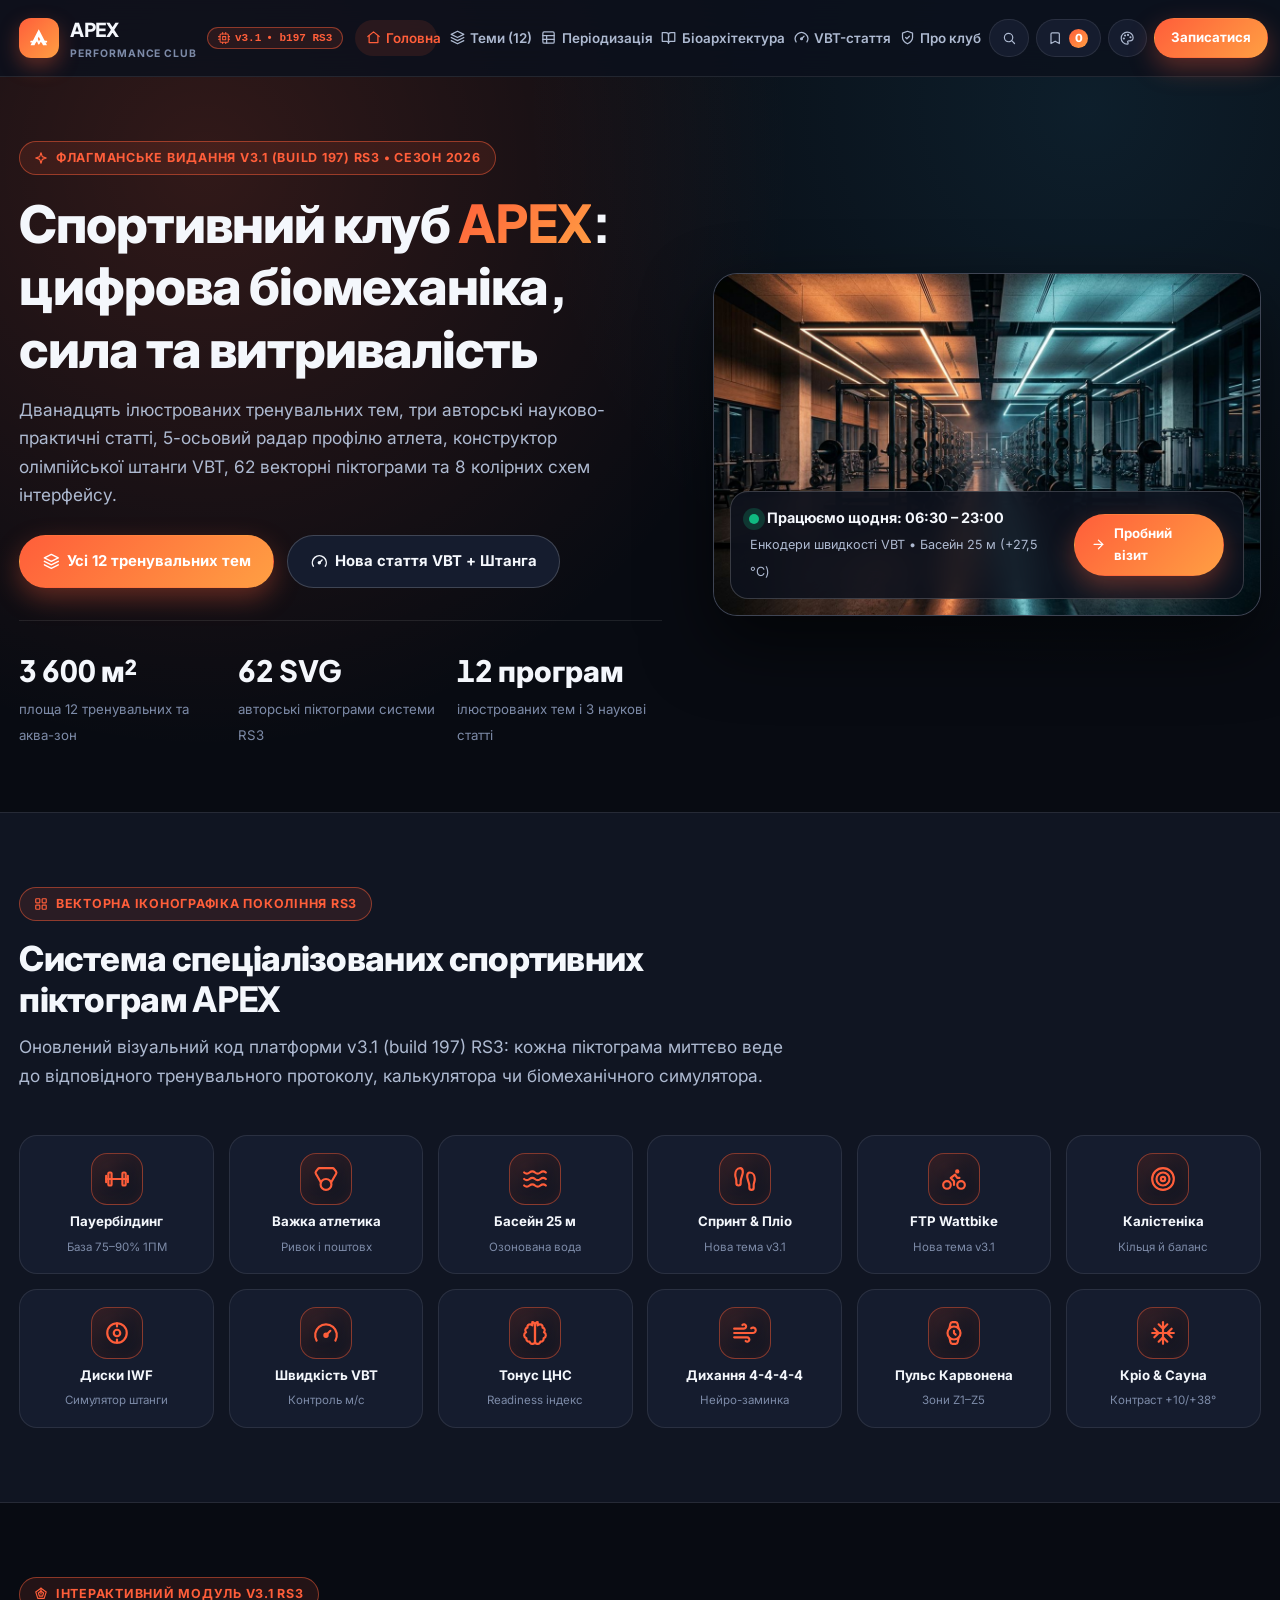
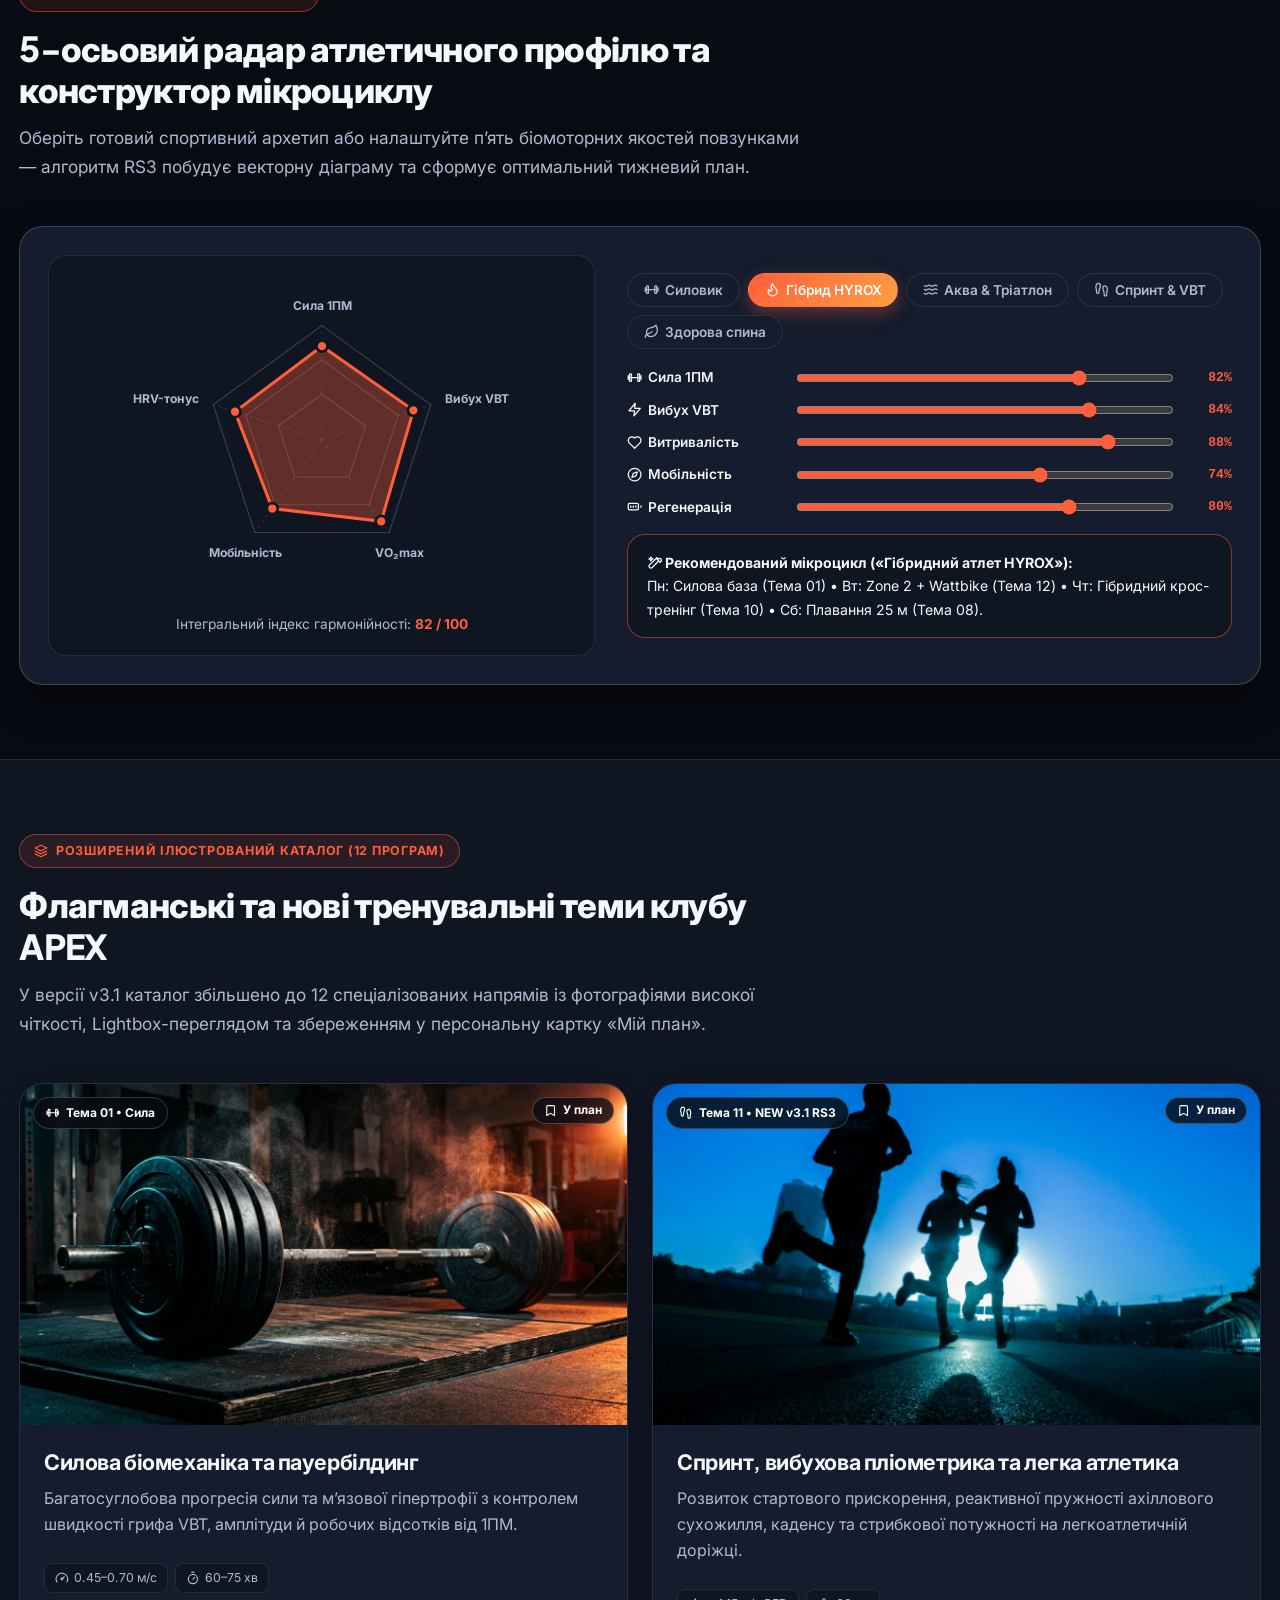
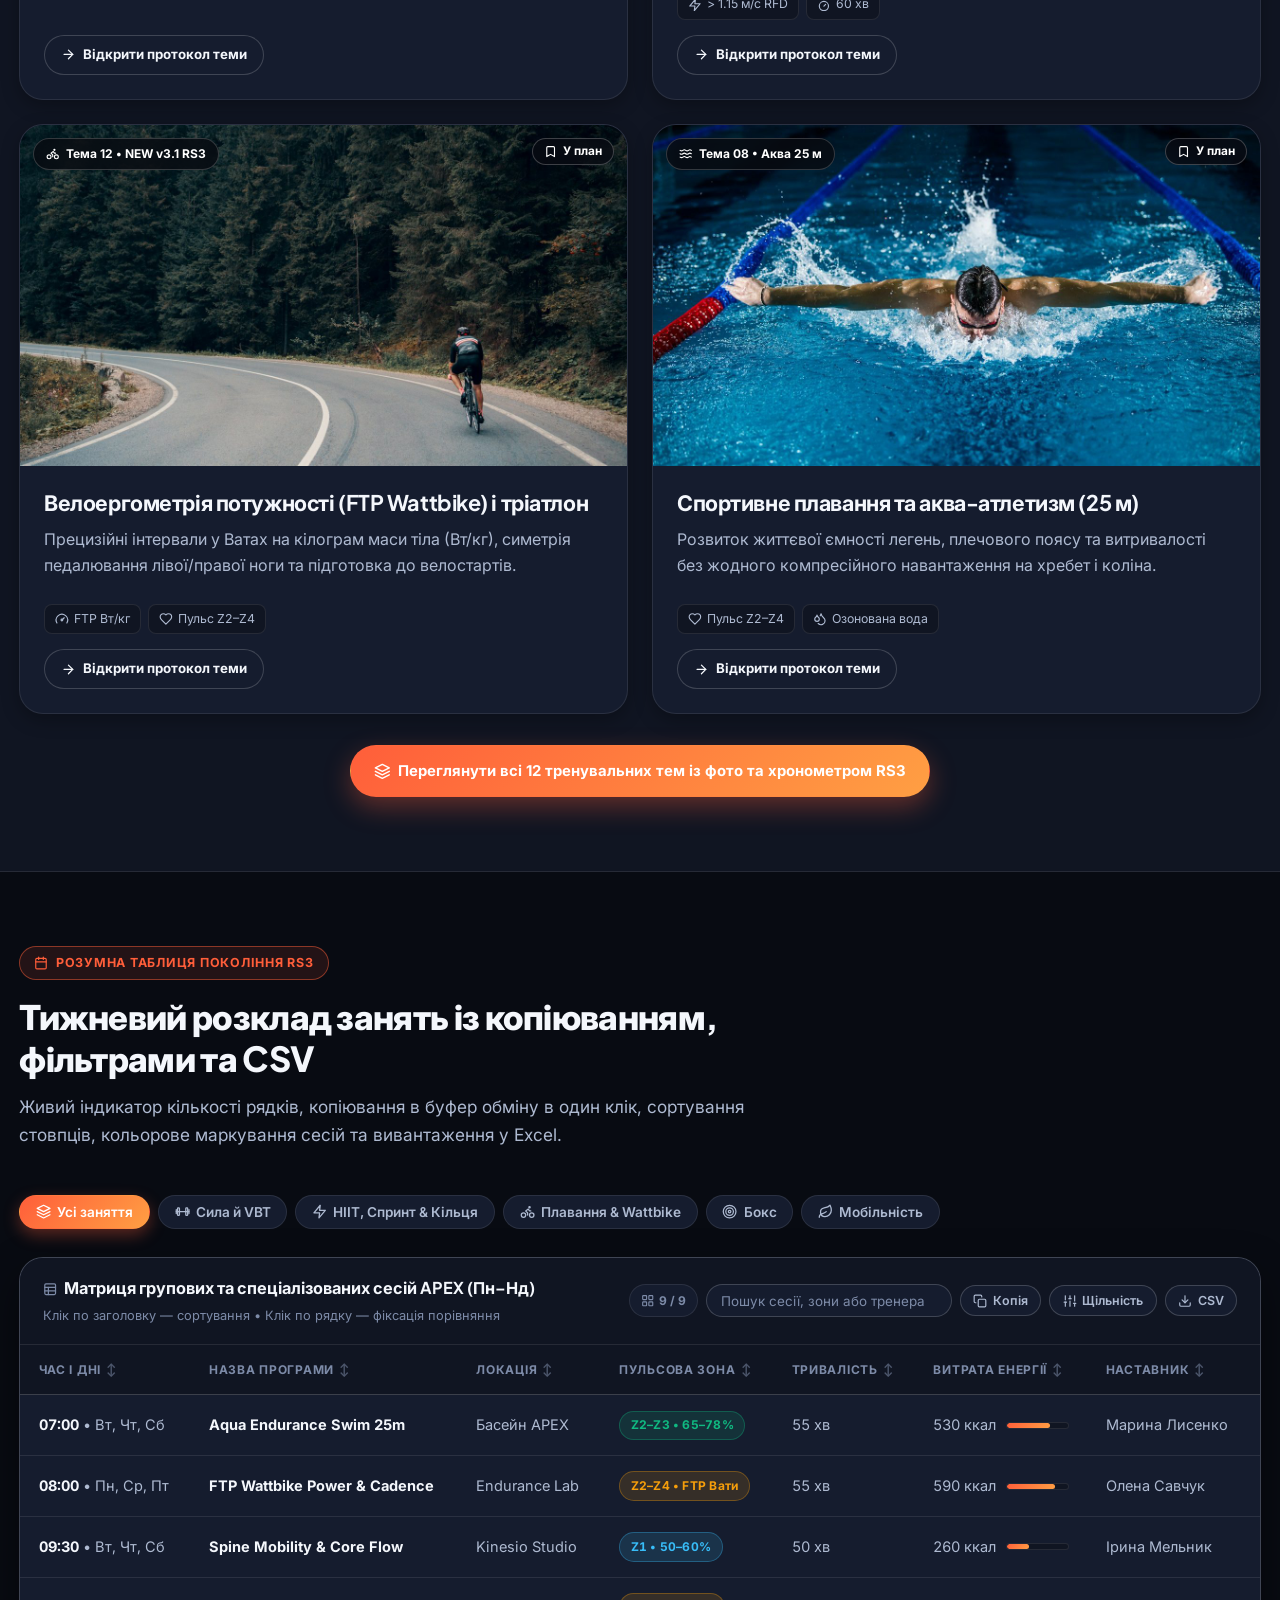
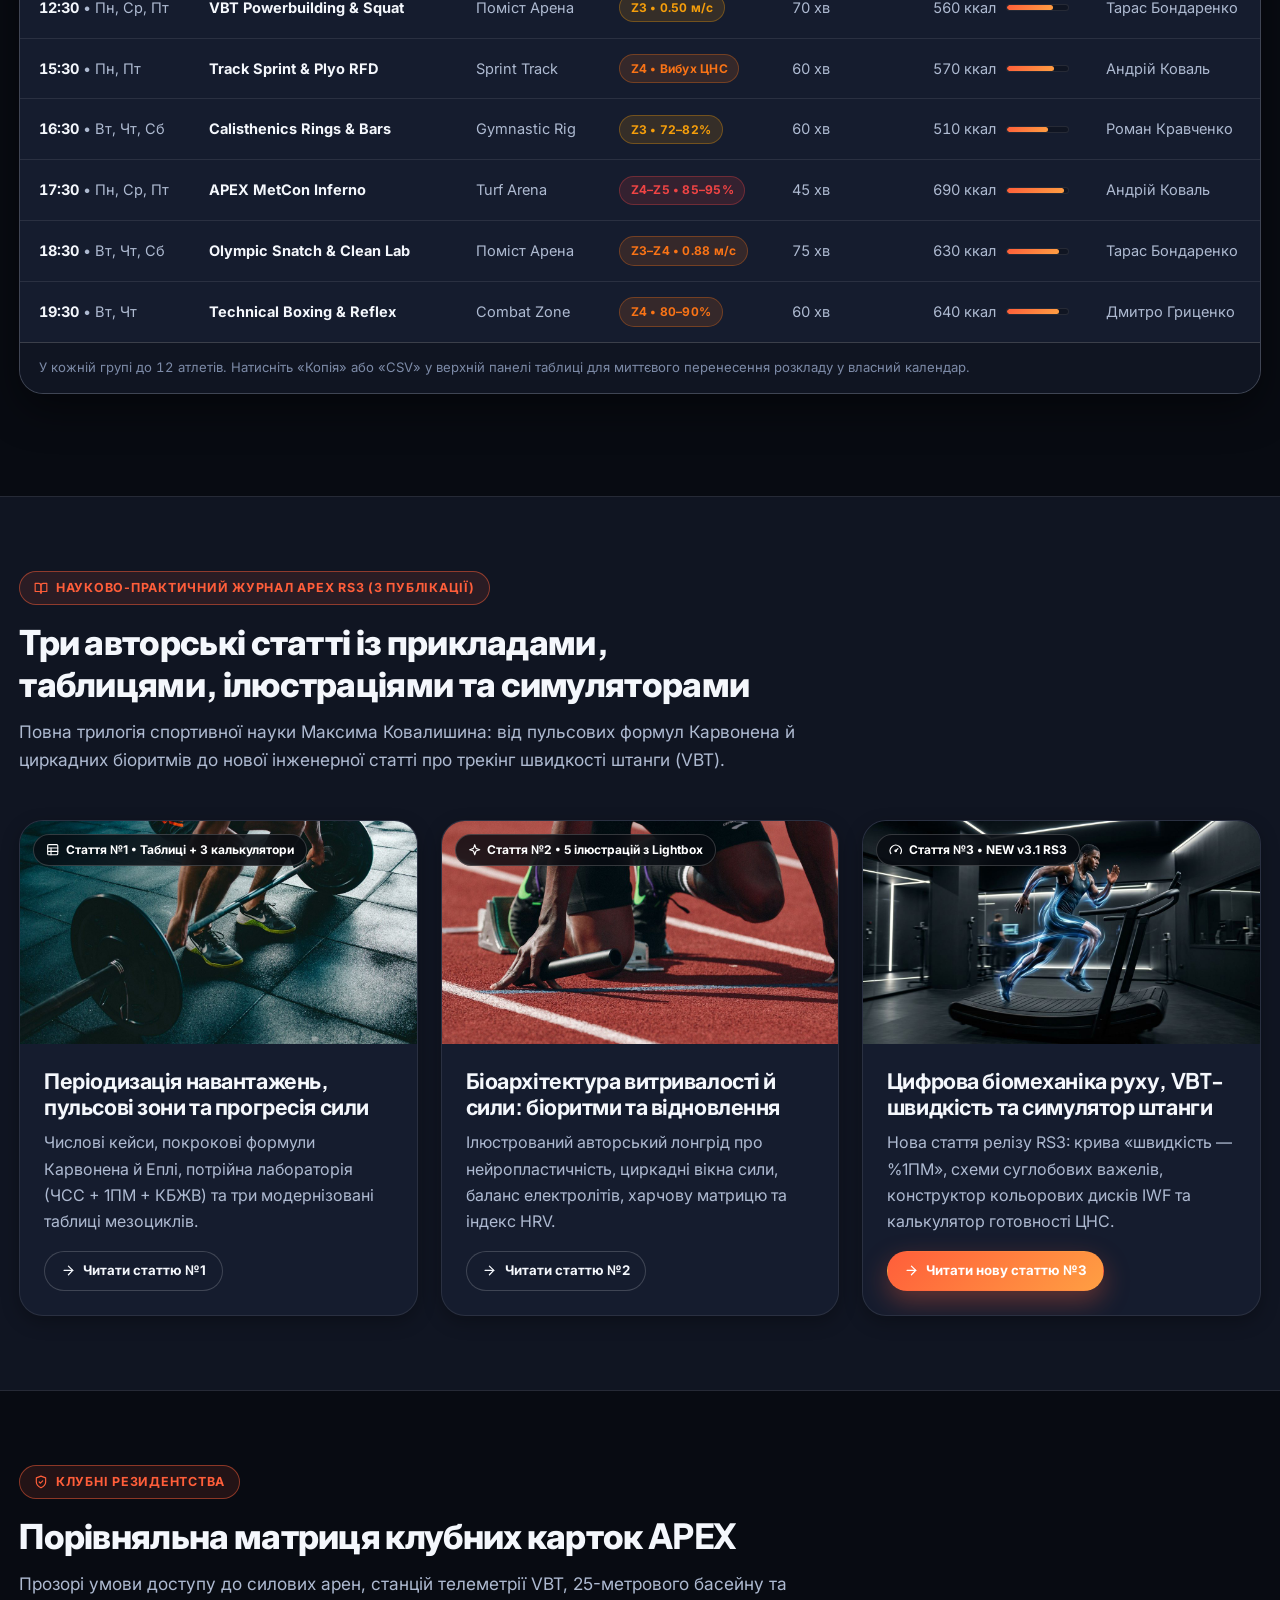
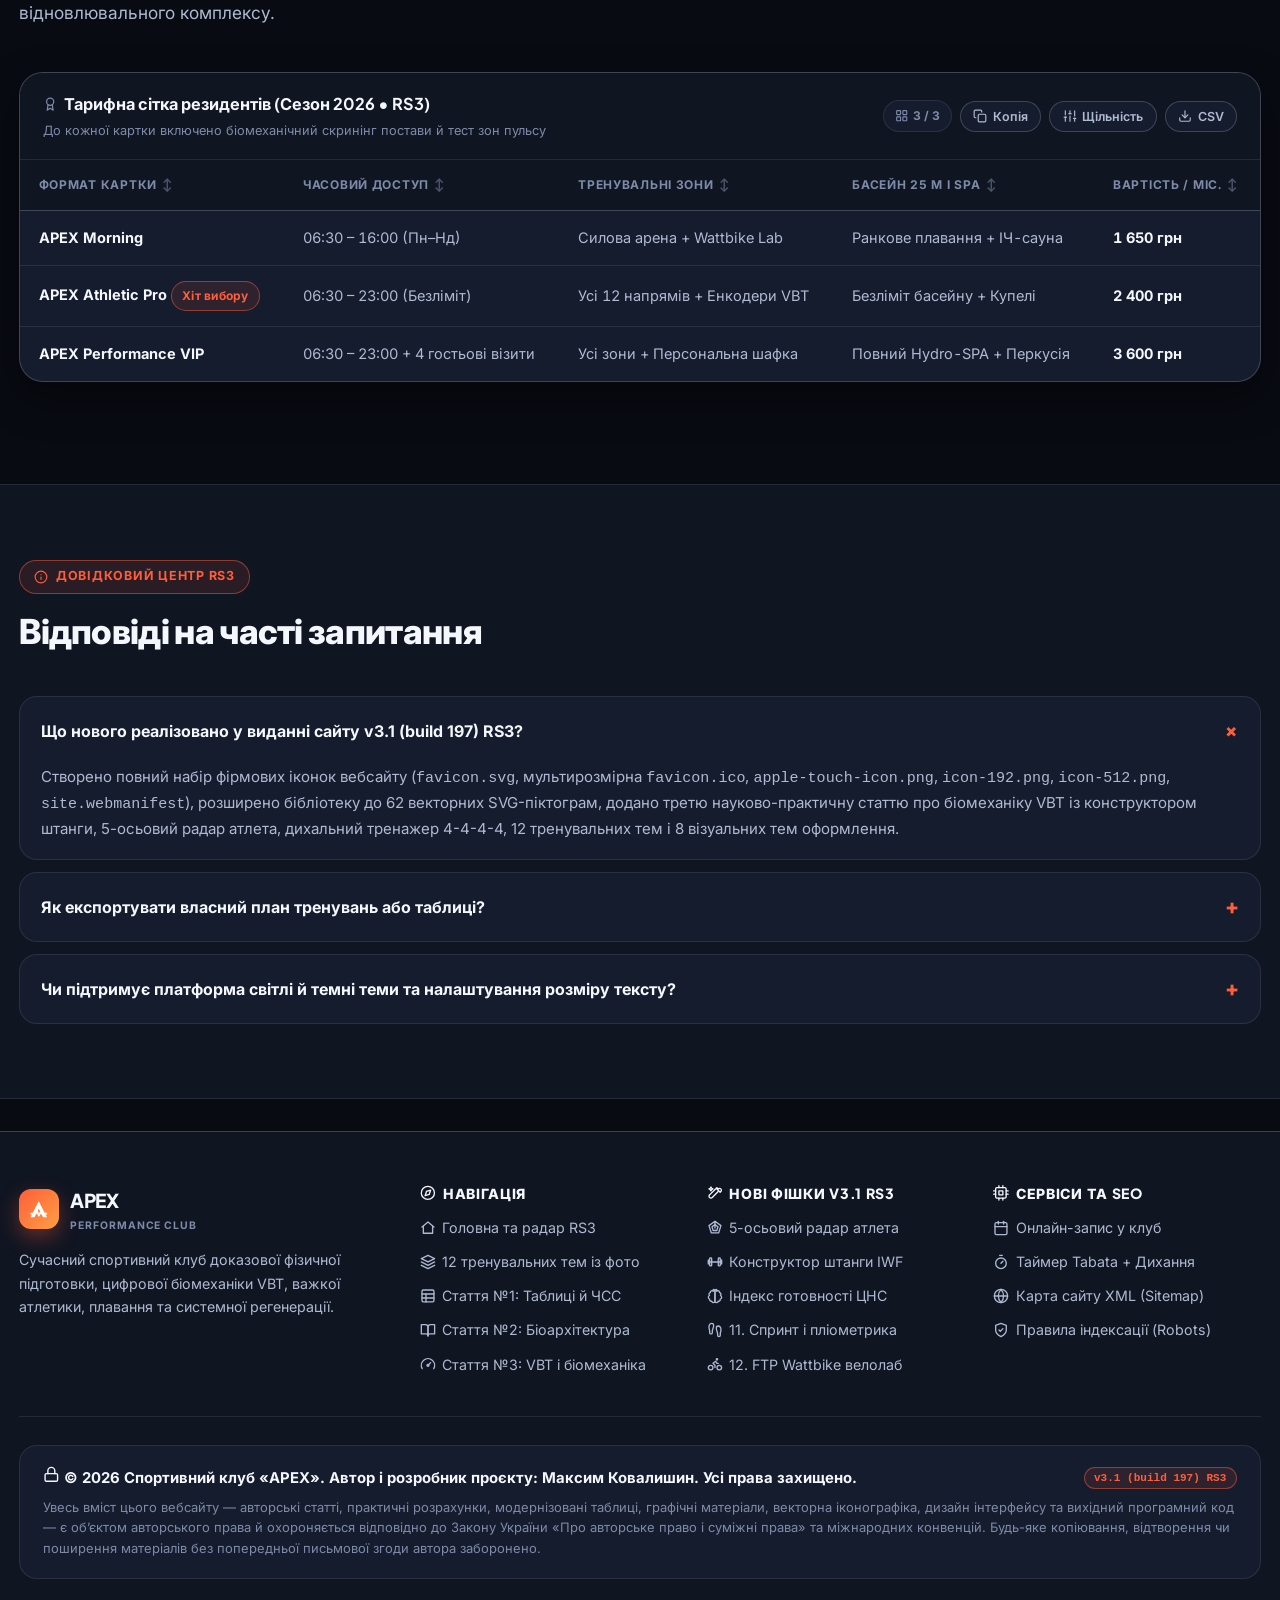
<file: index.html>
<!DOCTYPE html>
<html lang="uk" data-theme="obsidian">
<head>
  <meta charset="UTF-8">
  <meta name="viewport" content="width=device-width, initial-scale=1">
  <title>Головна — Спортивний клуб APEX</title>
  <meta name="description" content="Сучасний спортивний клуб APEX v3.1 RS3: 12 тем із фото, 3 наукові статті, радар профілю, симулятор штанги VBT та 8 колірних тем.">
  <meta name="author" content="Максим Ковалишин">
  <meta name="theme-color" content="#080b12">
  <link rel="canonical" href="https://maxspartan27.github.io/WEB_practice16/">
  <link rel="icon" href="favicon.ico" sizes="any">
  <link rel="icon" type="image/svg+xml" href="favicon.svg">
  <link rel="apple-touch-icon" href="apple-touch-icon.png">
  <link rel="manifest" href="site.webmanifest">

  <meta property="og:type" content="website">
  <meta property="og:locale" content="uk_UA">
  <meta property="og:title" content="Головна — Спортивний клуб APEX">
  <meta property="og:description" content="Сучасний спортивний клуб APEX v3.1 RS3: 12 тем із фото, 3 наукові статті, радар профілю, симулятор штанги VBT та 8 колірних тем.">
  <meta property="og:url" content="https://maxspartan27.github.io/WEB_practice16/">
  <meta property="og:image" content="https://maxspartan27.github.io/WEB_practice16/images/hero-apex.jpg">

  <link rel="preconnect" href="https://fonts.googleapis.com">
  <link rel="preconnect" href="https://fonts.gstatic.com" crossorigin>
  <link href="https://fonts.googleapis.com/css2?family=Inter:wght@400;500;600;700&family=Plus+Jakarta+Sans:wght@700;800&display=swap" rel="stylesheet">
  <link rel="stylesheet" href="style.css">

  <script>
    (function () {
      try {
        var t = localStorage.getItem("apex-ui-theme");
        if (["obsidian", "daylight", "biolab", "amethyst", "titan", "cyber", "crimson", "nordic"].indexOf(t) !== -1) {
          document.documentElement.setAttribute("data-theme", t);
        }
        var f = localStorage.getItem("apex-font-scale");
        if (f === "lg" || f === "xl") {
          document.documentElement.setAttribute("data-font-scale", f);
        }
      } catch (e) {}
    })();
  </script>

  <script type="application/ld+json">
  {
    "@context": "https://schema.org",
    "@type": "SportsActivityLocation",
    "name": "Спортивний клуб APEX",
    "softwareVersion": "v3.1 (build 197) RS3",
    "url": "https://maxspartan27.github.io/WEB_practice16/",
    "image": "https://maxspartan27.github.io/WEB_practice16/images/hero-apex.jpg",
    "description": "Інноваційний спортивний комплекс силової підготовки, цифрової біомеханіки VBT, важкої атлетики, плавання, велоергометрії та спортивної регенерації.",
    "founder": {
      "@type": "Person",
      "name": "Максим Ковалишин"
    },
    "openingHours": "Mo-Su 06:30-23:00"
  }
  </script>
</head>
<body>
  <a class="skip-link" href="#main-content">Перейти до основного вмісту</a>

  <header class="site-header">
    <div class="container header-inner">
      <div class="brand-wrap">
        <a class="brand" href="index.html" aria-label="Спортивний клуб APEX — на головну сторінку">
          <span class="brand-mark" data-icon="apex"></span>
          <span>
            APEX
            <span class="brand-sub">Performance Club</span>
          </span>
        </a>
        <button type="button" class="build-pill" data-open-build title="Відкрити технічний паспорт v3.1 (build 197) RS3">
          <span data-icon="cpu"></span>v3.1 <span>• b197 RS3</span>
        </button>
      </div>

      <nav class="main-nav" id="primary-navigation" aria-label="Головна навігація сайту">
        <a class="nav-link active" href="index.html" aria-current="page"><span data-icon="home"></span>Головна</a>
        <a class="nav-link" href="topics.html"><span data-icon="layers"></span>Теми (12)</a>
        <a class="nav-link" href="article.html"><span data-icon="table"></span>Періодизація</a>
        <a class="nav-link" href="journal.html"><span data-icon="book"></span>Біоархітектура</a>
        <a class="nav-link" href="biomechanics.html"><span data-icon="gauge"></span>VBT-стаття</a>
        <a class="nav-link" href="about.html"><span data-icon="shield"></span>Про клуб</a>
      </nav>

      <div class="header-actions">
        <button type="button" class="icon-action-btn" data-open-palette title="Швидкий пошук по сайту (Ctrl+K)" aria-label="Швидкий пошук по сайту">
          <span data-icon="search"></span>
          <span class="kbd-hint">Ctrl K</span>
        </button>

        <button type="button" class="icon-action-btn" data-open-plan title="Мій персональний список тренувальних тем" aria-label="Відкрити мій план тренувань">
          <span data-icon="bookmark"></span>
          <span class="plan-count-badge">0</span>
        </button>

        <div class="theme-switcher" role="group" aria-label="Швидкий перемикач 8 колірних тем">
          <button type="button" class="theme-btn active" data-set-theme="obsidian" aria-pressed="true" title="Тема Вулкан" aria-label="Тема Вулкан"><span data-icon="flame"></span></button>
          <button type="button" class="theme-btn" data-set-theme="daylight" aria-pressed="false" title="Тема Кварц" aria-label="Тема Кварц"><span data-icon="sun"></span></button>
          <button type="button" class="theme-btn" data-set-theme="biolab" aria-pressed="false" title="Тема Біолаб" aria-label="Тема Біолаб"><span data-icon="activity"></span></button>
          <button type="button" class="theme-btn" data-set-theme="amethyst" aria-pressed="false" title="Тема Імпульс" aria-label="Тема Імпульс"><span data-icon="sparkles"></span></button>
          <button type="button" class="theme-btn" data-set-theme="titan" aria-pressed="false" title="Тема Титан" aria-label="Тема Титан"><span data-icon="award"></span></button>
          <button type="button" class="theme-btn" data-set-theme="cyber" aria-pressed="false" title="Тема Крига" aria-label="Тема Крига"><span data-icon="snowflake"></span></button>
          <button type="button" class="theme-btn" data-set-theme="crimson" aria-pressed="false" title="Тема Рубін (NEW RS3)" aria-label="Тема Рубін"><span data-icon="crimson"></span></button>
          <button type="button" class="theme-btn" data-set-theme="nordic" aria-pressed="false" title="Тема Срібло (NEW RS3)" aria-label="Тема Срібло"><span data-icon="leaf"></span></button>
        </div>

        <button type="button" class="icon-action-btn" data-open-studio title="Відкрити студію 8 тем і розміру шрифту">
          <span data-icon="palette"></span>
          <span class="icon-action-label">Теми</span>
        </button>

        <a class="btn btn-primary btn-sm header-cta-desktop" href="about.html#booking">Записатися</a>

        <button type="button" class="menu-toggle" aria-expanded="false" aria-controls="primary-navigation" aria-label="Відкрити меню навігації"></button>
      </div>
    </div>
  </header>

  <main id="main-content">
    <!-- Hero-секція v3.1 (build 197) RS3 -->
    <section class="hero">
      <div class="container hero-grid">
        <div>
          <span class="eyebrow"><span data-icon="sparkles"></span>Флагманське видання v3.1 (build 197) RS3 • Сезон 2026</span>
          <h1>Спортивний клуб <span class="text-gradient">APEX</span>: цифрова біомеханіка, сила та витривалість</h1>
          <p class="section-lead">
            Дванадцять ілюстрованих тренувальних тем, три авторські науково-практичні статті, 5-осьовий радар профілю атлета, конструктор олімпійської штанги VBT, 62 векторні піктограми та 8 колірних схем інтерфейсу.
          </p>

          <div class="hero-actions">
            <a class="btn btn-primary" href="topics.html"><span data-icon="layers"></span>Усі 12 тренувальних тем</a>
            <a class="btn btn-outline" href="biomechanics.html"><span data-icon="gauge"></span>Нова стаття VBT + Штанга</a>
          </div>

          <div class="hero-metrics" aria-label="Ключові показники інфраструктури клубу">
            <div class="metric-item">
              <strong data-counter="3600" data-suffix=" м²">3 600 м²</strong>
              <span>площа 12 тренувальних та аква-зон</span>
            </div>
            <div class="metric-item">
              <strong data-counter="62" data-suffix=" SVG">62 SVG</strong>
              <span>авторські піктограми системи RS3</span>
            </div>
            <div class="metric-item">
              <strong data-counter="12" data-suffix=" програм">12 програм</strong>
              <span>ілюстрованих тем і 3 наукові статті</span>
            </div>
          </div>
        </div>

        <div class="hero-visual">
          <div class="hero-frame">
            <img
              src="images/hero-apex.jpg"
              alt="Сучасна силова зала спортивного клубу APEX із професійними силовими рамами та контурним освітленням"
              width="1280"
              height="720"
              fetchpriority="high"
            >
            <div class="hero-floating-card">
              <div>
                <strong style="display:block;font-size:0.9rem;color:var(--text-primary);">
                  <span class="pulse-dot" aria-hidden="true"></span>Працюємо щодня: 06:30 – 23:00
                </strong>
                <span style="font-size:0.79rem;color:var(--text-secondary);">Енкодери швидкості VBT • Басейн 25 м (+27,5 °C)</span>
              </div>
              <a class="btn btn-primary btn-sm" href="about.html#booking"><span data-icon="arrowRight"></span>Пробний візит</a>
            </div>
          </div>
        </div>
      </div>
    </section>

    <!-- НОВА ВІТРИНА ВЕКТОРНИХ ПІКТОГРАМ RS3 (12 інтерактивних дисциплін та сервісів) -->
    <section class="section section-alt">
      <div class="container">
        <div class="section-header">
          <span class="eyebrow"><span data-icon="grid"></span>Векторна іконографіка покоління RS3</span>
          <h2>Система спеціалізованих спортивних піктограм APEX</h2>
          <p class="section-lead">
            Оновлений візуальний код платформи v3.1 (build 197) RS3: кожна піктограма миттєво веде до відповідного тренувального протоколу, калькулятора чи біомеханічного симулятора.
          </p>
        </div>

        <div class="pictogram-grid">
          <a class="pictogram-tile" href="topics.html#strength">
            <div class="pictogram-glyph" data-icon="barbell"></div>
            <strong>Пауербілдинг</strong>
            <span>База 75–90% 1ПМ</span>
          </a>
          <a class="pictogram-tile" href="topics.html#olympic">
            <div class="pictogram-glyph" data-icon="medal"></div>
            <strong>Важка атлетика</strong>
            <span>Ривок і поштовх</span>
          </a>
          <a class="pictogram-tile" href="topics.html#aqua">
            <div class="pictogram-glyph" data-icon="waves"></div>
            <strong>Басейн 25 м</strong>
            <span>Озонована вода</span>
          </a>
          <a class="pictogram-tile" href="topics.html#sprint">
            <div class="pictogram-glyph" data-icon="footprints"></div>
            <strong>Спринт &amp; Пліо</strong>
            <span>Нова тема v3.1</span>
          </a>
          <a class="pictogram-tile" href="topics.html#cycling">
            <div class="pictogram-glyph" data-icon="bike"></div>
            <strong>FTP Wattbike</strong>
            <span>Нова тема v3.1</span>
          </a>
          <a class="pictogram-tile" href="topics.html#calisthenics">
            <div class="pictogram-glyph" data-icon="target"></div>
            <strong>Калістеніка</strong>
            <span>Кільця й баланс</span>
          </a>
          <a class="pictogram-tile" href="biomechanics.html#sec-plate-loader">
            <div class="pictogram-glyph" data-icon="disc"></div>
            <strong>Диски IWF</strong>
            <span>Симулятор штанги</span>
          </a>
          <a class="pictogram-tile" href="biomechanics.html#sec-vbt-lab">
            <div class="pictogram-glyph" data-icon="gauge"></div>
            <strong>Швидкість VBT</strong>
            <span>Контроль м/с</span>
          </a>
          <a class="pictogram-tile" href="biomechanics.html#sec-vbt-lab">
            <div class="pictogram-glyph" data-icon="brain"></div>
            <strong>Тонус ЦНС</strong>
            <span>Readiness індекс</span>
          </a>
          <a class="pictogram-tile" href="topics.html#apex-timer-section">
            <div class="pictogram-glyph" data-icon="wind"></div>
            <strong>Дихання 4-4-4-4</strong>
            <span>Нейро-заминка</span>
          </a>
          <a class="pictogram-tile" href="article.html#sec-calculators">
            <div class="pictogram-glyph" data-icon="watch"></div>
            <strong>Пульс Карвонена</strong>
            <span>Зони Z1–Z5</span>
          </a>
          <a class="pictogram-tile" href="topics.html#recovery">
            <div class="pictogram-glyph" data-icon="snowflake"></div>
            <strong>Кріо &amp; Сауна</strong>
            <span>Контраст +10/+38°</span>
          </a>
        </div>
      </div>
    </section>

    <!-- НОВА ФІШКА v3.1 RS3: Інтерактивний 5-осьовий SVG-радар атлетичного профілю -->
    <section class="section" id="radar-section">
      <div class="container">
        <div class="section-header">
          <span class="eyebrow"><span data-icon="radar"></span>Інтерактивний модуль v3.1 RS3</span>
          <h2>5-осьовий радар атлетичного профілю та конструктор мікроциклу</h2>
          <p class="section-lead">
            Оберіть готовий спортивний архетип або налаштуйте п’ять біомоторних якостей повзунками — алгоритм RS3 побудує векторну діаграму та сформує оптимальний тижневий план.
          </p>
        </div>

        <div class="radar-widget" id="apex-radar-widget">
          <div class="radar-stage">
            <svg class="radar-svg" viewBox="0 0 300 300" role="img" aria-label="П'ятиосьова радарна діаграма атлетичних якостей">
              <!-- Концентричні п'ятикутники 100%, 70%, 40% -->
              <polygon class="radar-grid-poly" points="150,46 248.9,117.9 211.1,234.1 88.9,234.1 51.1,117.9"></polygon>
              <polygon class="radar-grid-poly" points="150,77.2 219.2,127.5 192.8,208.9 107.2,208.9 80.8,127.5"></polygon>
              <polygon class="radar-grid-poly" points="150,108.4 189.6,137.1 174.5,183.7 125.5,183.7 110.4,137.1"></polygon>
              <!-- Осі -->
              <line class="radar-axis-line" x1="150" y1="150" x2="150" y2="46"></line>
              <line class="radar-axis-line" x1="150" y1="150" x2="248.9" y2="117.9"></line>
              <line class="radar-axis-line" x1="150" y1="150" x2="211.1" y2="234.1"></line>
              <line class="radar-axis-line" x1="150" y1="150" x2="88.9" y2="234.1"></line>
              <line class="radar-axis-line" x1="150" y1="150" x2="51.1" y2="117.9"></line>
              <!-- Динамічний полігон даних -->
              <polygon class="radar-data-poly" id="radar-data-poly" points="150,64 233,123 204,224 99,220 71,124"></polygon>
              <g id="radar-vertices"></g>
              <!-- Підписи вершин -->
              <text class="radar-label" x="150" y="32" text-anchor="middle">Сила 1ПМ</text>
              <text class="radar-label" x="262" y="116" text-anchor="start">Вибух VBT</text>
              <text class="radar-label" x="220" y="256" text-anchor="middle">VO₂max</text>
              <text class="radar-label" x="80" y="256" text-anchor="middle">Мобільність</text>
              <text class="radar-label" x="38" y="116" text-anchor="end">HRV-тонус</text>
            </svg>
            <div style="margin-top:0.5rem;font-size:0.86rem;color:var(--text-secondary);">
              Інтегральний індекс гармонійності: <strong id="radar-overall-score" style="color:var(--accent-primary);">82 / 100</strong>
            </div>
          </div>

          <div>
            <div class="filter-bar" style="margin-bottom:1.1rem;" role="group" aria-label="Пресети атлетичних профілів">
              <button type="button" class="filter-btn" data-radar-preset="powerbuilder"><span data-icon="barbell"></span>Силовик</button>
              <button type="button" class="filter-btn active" data-radar-preset="hybrid"><span data-icon="flame"></span>Гібрид HYROX</button>
              <button type="button" class="filter-btn" data-radar-preset="triathlon"><span data-icon="waves"></span>Аква &amp; Тріатлон</button>
              <button type="button" class="filter-btn" data-radar-preset="explosive"><span data-icon="footprints"></span>Спринт &amp; VBT</button>
              <button type="button" class="filter-btn" data-radar-preset="longevity"><span data-icon="leaf"></span>Здорова спина</button>
            </div>

            <div class="radar-slider-row">
              <label for="rad-strength"><span data-icon="barbell"></span>Сила 1ПМ</label>
              <input type="range" id="rad-strength" class="radar-range" min="25" max="100" value="82">
              <span class="radar-val-pill" id="rad-strength-val">82%</span>
            </div>
            <div class="radar-slider-row">
              <label for="rad-power"><span data-icon="zap"></span>Вибух VBT</label>
              <input type="range" id="rad-power" class="radar-range" min="25" max="100" value="84">
              <span class="radar-val-pill" id="rad-power-val">84%</span>
            </div>
            <div class="radar-slider-row">
              <label for="rad-endurance"><span data-icon="heart"></span>Витривалість</label>
              <input type="range" id="rad-endurance" class="radar-range" min="25" max="100" value="88">
              <span class="radar-val-pill" id="rad-endurance-val">88%</span>
            </div>
            <div class="radar-slider-row">
              <label for="rad-mobility"><span data-icon="compass"></span>Мобільність</label>
              <input type="range" id="rad-mobility" class="radar-range" min="25" max="100" value="74">
              <span class="radar-val-pill" id="rad-mobility-val">74%</span>
            </div>
            <div class="radar-slider-row">
              <label for="rad-recovery"><span data-icon="battery"></span>Регенерація</label>
              <input type="range" id="rad-recovery" class="radar-range" min="25" max="100" value="80">
              <span class="radar-val-pill" id="rad-recovery-val">80%</span>
            </div>

            <div class="split-rec-box" id="radar-split-output" aria-live="polite"></div>
          </div>
        </div>
      </div>
    </section>

    <!-- Вітрина ілюстрованих тем (включно з новинками v3.1 RS3) -->
    <section class="section section-alt">
      <div class="container">
        <div class="section-header">
          <span class="eyebrow"><span data-icon="layers"></span>Розширений ілюстрований каталог (12 програм)</span>
          <h2>Флагманські та нові тренувальні теми клубу APEX</h2>
          <p class="section-lead">
            У версії v3.1 каталог збільшено до 12 спеціалізованих напрямів із фотографіями високої чіткості, Lightbox-переглядом та збереженням у персональну картку «Мій план».
          </p>
        </div>

        <div class="grid-2">
          <article class="topic-card">
            <div class="topic-media">
              <img
                src="images/topic-strength.jpg"
                alt="Олімпійська штанга з чорними дисками та магнезією на дерев'яному помості силової арени"
                width="1280"
                height="720"
                loading="lazy"
              >
              <span class="topic-chip"><span data-icon="barbell"></span>Тема 01 • Сила</span>
              <button type="button" class="topic-bookmark-btn" data-bookmark-topic="strength" data-topic-title="01. Силова біомеханіка та пауербілдинг"></button>
            </div>
            <div class="topic-body">
              <h3>Силова біомеханіка та пауербілдинг</h3>
              <p>Багатосуглобова прогресія сили та м’язової гіпертрофії з контролем швидкості грифа VBT, амплітуди й робочих відсотків від 1ПМ.</p>
              <div class="topic-specs">
                <span class="spec-pill"><span data-icon="gauge"></span>0.45–0.70 м/с</span>
                <span class="spec-pill"><span data-icon="timer"></span>60–75 хв</span>
              </div>
              <a class="btn btn-outline btn-sm" style="margin-top:auto;align-self:flex-start;" href="topics.html#strength"><span data-icon="arrowRight"></span>Відкрити протокол теми</a>
            </div>
          </article>

          <article class="topic-card">
            <div class="topic-media">
              <img
                src="images/topic-sprint.jpg"
                alt="Легкоатлети виконують швидкісний спринтерський забіг на стадіонній доріжці на світанку"
                width="1280"
                height="720"
                loading="lazy"
              >
              <span class="topic-chip"><span data-icon="footprints"></span>Тема 11 • NEW v3.1 RS3</span>
              <button type="button" class="topic-bookmark-btn" data-bookmark-topic="sprint" data-topic-title="11. Спринт, вибухова пліометрика та легка атлетика"></button>
            </div>
            <div class="topic-body">
              <h3>Спринт, вибухова пліометрика та легка атлетика</h3>
              <p>Розвиток стартового прискорення, реактивної пружності ахіллового сухожилля, каденсу та стрибкової потужності на легкоатлетичній доріжці.</p>
              <div class="topic-specs">
                <span class="spec-pill"><span data-icon="zap"></span>&gt; 1.15 м/с RFD</span>
                <span class="spec-pill"><span data-icon="timer"></span>60 хв</span>
              </div>
              <a class="btn btn-outline btn-sm" style="margin-top:auto;align-self:flex-start;" href="topics.html#sprint"><span data-icon="arrowRight"></span>Відкрити протокол теми</a>
            </div>
          </article>

          <article class="topic-card">
            <div class="topic-media">
              <img
                src="images/topic-cycling.jpg"
                alt="Велоатлет у шоломі долає швидкісний віраж під час тренування потужності та витривалості"
                width="1280"
                height="720"
                loading="lazy"
              >
              <span class="topic-chip"><span data-icon="bike"></span>Тема 12 • NEW v3.1 RS3</span>
              <button type="button" class="topic-bookmark-btn" data-bookmark-topic="cycling" data-topic-title="12. Велоергометрія потужності FTP Wattbike & Тріатлон"></button>
            </div>
            <div class="topic-body">
              <h3>Велоергометрія потужності (FTP Wattbike) і тріатлон</h3>
              <p>Прецизійні інтервали у Ватах на кілограм маси тіла (Вт/кг), симетрія педалювання лівої/правої ноги та підготовка до велостартів.</p>
              <div class="topic-specs">
                <span class="spec-pill"><span data-icon="gauge"></span>FTP Вт/кг</span>
                <span class="spec-pill"><span data-icon="heart"></span>Пульс Z2–Z4</span>
              </div>
              <a class="btn btn-outline btn-sm" style="margin-top:auto;align-self:flex-start;" href="topics.html#cycling"><span data-icon="arrowRight"></span>Відкрити протокол теми</a>
            </div>
          </article>

          <article class="topic-card">
            <div class="topic-media">
              <img
                src="images/topic-aqua.jpg"
                alt="Спортсмен пливе стилем батерфляй на швидкісній доріжці 25-метрового басейну клубу APEX"
                width="1280"
                height="720"
                loading="lazy"
              >
              <span class="topic-chip"><span data-icon="waves"></span>Тема 08 • Аква 25 м</span>
              <button type="button" class="topic-bookmark-btn" data-bookmark-topic="aqua" data-topic-title="08. Спортивне плавання та аква-атлетизм"></button>
            </div>
            <div class="topic-body">
              <h3>Спортивне плавання та аква-атлетизм (25 м)</h3>
              <p>Розвиток життєвої ємності легень, плечового поясу та витривалості без жодного компресійного навантаження на хребет і коліна.</p>
              <div class="topic-specs">
                <span class="spec-pill"><span data-icon="heart"></span>Пульс Z2–Z4</span>
                <span class="spec-pill"><span data-icon="droplets"></span>Озонована вода</span>
              </div>
              <a class="btn btn-outline btn-sm" style="margin-top:auto;align-self:flex-start;" href="topics.html#aqua"><span data-icon="arrowRight"></span>Відкрити протокол теми</a>
            </div>
          </article>
        </div>

        <div style="margin-top:1.9rem;text-align:center;">
          <a class="btn btn-primary" href="topics.html"><span data-icon="layers"></span>Переглянути всі 12 тренувальних тем із фото та хронометром RS3</a>
        </div>
      </div>
    </section>

    <!-- Модернізована таблиця тижневого розкладу RS3 -->
    <section class="section" id="schedule">
      <div class="container">
        <div class="section-header">
          <span class="eyebrow"><span data-icon="calendar"></span>Розумна таблиця покоління RS3</span>
          <h2>Тижневий розклад занять із копіюванням, фільтрами та CSV</h2>
          <p class="section-lead">
            Живий індикатор кількості рядків, копіювання в буфер обміну в один клік, сортування стовпців, кольорове маркування сесій та вивантаження у Excel.
          </p>
        </div>

        <div class="filter-bar" data-filter-bar="#schedule-table tbody tr" role="group" aria-label="Фільтр розкладу за напрямом">
          <button type="button" class="filter-btn active" data-filter="all" aria-pressed="true"><span data-icon="layers"></span>Усі заняття</button>
          <button type="button" class="filter-btn" data-filter="strength" aria-pressed="false"><span data-icon="barbell"></span>Сила й VBT</button>
          <button type="button" class="filter-btn" data-filter="hiit" aria-pressed="false"><span data-icon="zap"></span>HIIT, Спринт &amp; Кільця</button>
          <button type="button" class="filter-btn" data-filter="endurance" aria-pressed="false"><span data-icon="bike"></span>Плавання &amp; Wattbike</button>
          <button type="button" class="filter-btn" data-filter="combat" aria-pressed="false"><span data-icon="target"></span>Бокс</button>
          <button type="button" class="filter-btn" data-filter="mobility" aria-pressed="false"><span data-icon="leaf"></span>Мобільність</button>
        </div>

        <div class="table-card">
          <div class="table-toolbar">
            <div class="table-toolbar-title">
              <strong><span data-icon="table"></span>Матриця групових та спеціалізованих сесій APEX (Пн–Нд)</strong>
              <span>Клік по заголовку — сортування • Клік по рядку — фіксація порівняння</span>
            </div>
            <div class="table-controls">
              <input
                type="search"
                id="schedule-search"
                class="table-search"
                data-table-search="#schedule-table"
                placeholder="Пошук сесії, зони або тренера..."
                aria-label="Пошук у розкладі занять"
              >
            </div>
          </div>

          <div class="table-scroll">
            <table class="modern-table" id="schedule-table">
              <caption>Тижневий розклад групових тренувань спортивного клубу APEX v3.1 RS3</caption>
              <thead>
                <tr>
                  <th scope="col" data-sort="text">Час і дні</th>
                  <th scope="col" data-sort="text">Назва програми</th>
                  <th scope="col" data-sort="text">Локація</th>
                  <th scope="col" data-sort="text">Пульсова зона</th>
                  <th scope="col" data-sort="num">Тривалість</th>
                  <th scope="col" data-sort="num">Витрата енергії</th>
                  <th scope="col" data-sort="text">Наставник</th>
                </tr>
              </thead>
              <tbody>
                <tr data-category="endurance">
                  <td data-value="07:00"><strong>07:00</strong> • Вт, Чт, Сб</td>
                  <td><strong>Aqua Endurance Swim 25m</strong></td>
                  <td>Басейн APEX</td>
                  <td><span class="badge badge-z2">Z2–Z3 • 65–78%</span></td>
                  <td data-value="55">55 хв</td>
                  <td data-value="530">
                    <div class="cell-meter">
                      <span>530 ккал</span>
                      <div class="meter-track"><div class="meter-fill" style="width:71%;"></div></div>
                    </div>
                  </td>
                  <td>Марина Лисенко</td>
                </tr>
                <tr data-category="endurance">
                  <td data-value="08:00"><strong>08:00</strong> • Пн, Ср, Пт</td>
                  <td><strong>FTP Wattbike Power &amp; Cadence</strong></td>
                  <td>Endurance Lab</td>
                  <td><span class="badge badge-z3">Z2–Z4 • FTP Вати</span></td>
                  <td data-value="55">55 хв</td>
                  <td data-value="590">
                    <div class="cell-meter">
                      <span>590 ккал</span>
                      <div class="meter-track"><div class="meter-fill" style="width:79%;"></div></div>
                    </div>
                  </td>
                  <td>Олена Савчук</td>
                </tr>
                <tr data-category="mobility">
                  <td data-value="09:30"><strong>09:30</strong> • Вт, Чт, Сб</td>
                  <td><strong>Spine Mobility &amp; Core Flow</strong></td>
                  <td>Kinesio Studio</td>
                  <td><span class="badge badge-z1">Z1 • 50–60%</span></td>
                  <td data-value="50">50 хв</td>
                  <td data-value="260">
                    <div class="cell-meter">
                      <span>260 ккал</span>
                      <div class="meter-track"><div class="meter-fill" style="width:36%;"></div></div>
                    </div>
                  </td>
                  <td>Ірина Мельник</td>
                </tr>
                <tr data-category="strength">
                  <td data-value="12:30"><strong>12:30</strong> • Пн, Ср, Пт</td>
                  <td><strong>VBT Powerbuilding &amp; Squat</strong></td>
                  <td>Поміст Арена</td>
                  <td><span class="badge badge-z3">Z3 • 0.50 м/с</span></td>
                  <td data-value="70">70 хв</td>
                  <td data-value="560">
                    <div class="cell-meter">
                      <span>560 ккал</span>
                      <div class="meter-track"><div class="meter-fill" style="width:75%;"></div></div>
                    </div>
                  </td>
                  <td>Тарас Бондаренко</td>
                </tr>
                <tr data-category="hiit">
                  <td data-value="15:30"><strong>15:30</strong> • Пн, Пт</td>
                  <td><strong>Track Sprint &amp; Plyo RFD</strong></td>
                  <td>Sprint Track</td>
                  <td><span class="badge badge-z4">Z4 • Вибух ЦНС</span></td>
                  <td data-value="60">60 хв</td>
                  <td data-value="570">
                    <div class="cell-meter">
                      <span>570 ккал</span>
                      <div class="meter-track"><div class="meter-fill" style="width:77%;"></div></div>
                    </div>
                  </td>
                  <td>Андрій Коваль</td>
                </tr>
                <tr data-category="hiit">
                  <td data-value="16:30"><strong>16:30</strong> • Вт, Чт, Сб</td>
                  <td><strong>Calisthenics Rings &amp; Bars</strong></td>
                  <td>Gymnastic Rig</td>
                  <td><span class="badge badge-z3">Z3 • 72–82%</span></td>
                  <td data-value="60">60 хв</td>
                  <td data-value="510">
                    <div class="cell-meter">
                      <span>510 ккал</span>
                      <div class="meter-track"><div class="meter-fill" style="width:68%;"></div></div>
                    </div>
                  </td>
                  <td>Роман Кравченко</td>
                </tr>
                <tr data-category="hiit">
                  <td data-value="17:30"><strong>17:30</strong> • Пн, Ср, Пт</td>
                  <td><strong>APEX MetCon Inferno</strong></td>
                  <td>Turf Arena</td>
                  <td><span class="badge badge-z5">Z4–Z5 • 85–95%</span></td>
                  <td data-value="45">45 хв</td>
                  <td data-value="690">
                    <div class="cell-meter">
                      <span>690 ккал</span>
                      <div class="meter-track"><div class="meter-fill" style="width:94%;"></div></div>
                    </div>
                  </td>
                  <td>Андрій Коваль</td>
                </tr>
                <tr data-category="strength">
                  <td data-value="18:30"><strong>18:30</strong> • Вт, Чт, Сб</td>
                  <td><strong>Olympic Snatch &amp; Clean Lab</strong></td>
                  <td>Поміст Арена</td>
                  <td><span class="badge badge-z4">Z3–Z4 • 0.88 м/с</span></td>
                  <td data-value="75">75 хв</td>
                  <td data-value="630">
                    <div class="cell-meter">
                      <span>630 ккал</span>
                      <div class="meter-track"><div class="meter-fill" style="width:85%;"></div></div>
                    </div>
                  </td>
                  <td>Тарас Бондаренко</td>
                </tr>
                <tr data-category="combat">
                  <td data-value="19:30"><strong>19:30</strong> • Вт, Чт</td>
                  <td><strong>Technical Boxing &amp; Reflex</strong></td>
                  <td>Combat Zone</td>
                  <td><span class="badge badge-z4">Z4 • 80–90%</span></td>
                  <td data-value="60">60 хв</td>
                  <td data-value="640">
                    <div class="cell-meter">
                      <span>640 ккал</span>
                      <div class="meter-track"><div class="meter-fill" style="width:86%;"></div></div>
                    </div>
                  </td>
                  <td>Дмитро Гриценко</td>
                </tr>
              </tbody>
              <tfoot>
                <tr>
                  <td colspan="7">У кожній групі до 12 атлетів. Натисніть «Копія» або «CSV» у верхній панелі таблиці для миттєвого перенесення розкладу у власний календар.</td>
                </tr>
              </tfoot>
            </table>
          </div>
          <div class="table-scroll-hint">↔ Проведіть пальцем горизонтально для перегляду всіх стовпців</div>
        </div>
      </div>
    </section>

    <!-- ТРИ науково-практичні статті Максима Ковалишина (Розширено у v3.1 RS3!) -->
    <section class="section section-alt">
      <div class="container">
        <div class="section-header">
          <span class="eyebrow"><span data-icon="book"></span>Науково-практичний журнал APEX RS3 (3 публікації)</span>
          <h2>Три авторські статті із прикладами, таблицями, ілюстраціями та симуляторами</h2>
          <p class="section-lead">
            Повна трилогія спортивної науки Максима Ковалишина: від пульсових формул Карвонена й циркадних біоритмів до нової інженерної статті про трекінг швидкості штанги (VBT).
          </p>
        </div>

        <div class="grid-3">
          <article class="topic-card">
            <div class="topic-media">
              <img
                src="images/article-periodization.jpg"
                alt="Атлет готується до виконання станової тяги зі штангою на гумовому покритті силової зали"
                width="1280"
                height="720"
                loading="lazy"
              >
              <span class="topic-chip"><span data-icon="table"></span>Стаття №1 • Таблиці + 3 калькулятори</span>
            </div>
            <div class="topic-body">
              <h3>Періодизація навантажень, пульсові зони та прогресія сили</h3>
              <p>
                Числові кейси, покрокові формули Карвонена й Еплі, потрійна лабораторія (ЧСС + 1ПМ + КБЖВ) та три модернізовані таблиці мезоциклів.
              </p>
              <a class="btn btn-outline btn-sm" style="margin-top:auto;align-self:flex-start;" href="article.html"><span data-icon="arrowRight"></span>Читати статтю №1</a>
            </div>
          </article>

          <article class="topic-card">
            <div class="topic-media">
              <img
                src="images/feature-neuro.jpg"
                alt="Спринтер у низькому старті на легкоатлетичній доріжці під ранковим освітленням"
                width="1280"
                height="720"
                loading="lazy"
              >
              <span class="topic-chip"><span data-icon="sparkles"></span>Стаття №2 • 5 ілюстрацій з Lightbox</span>
            </div>
            <div class="topic-body">
              <h3>Біоархітектура витривалості й сили: біоритми та відновлення</h3>
              <p>
                Ілюстрований авторський лонгрід про нейропластичність, циркадні вікна сили, баланс електролітів, харчову матрицю та індекс HRV.
              </p>
              <a class="btn btn-outline btn-sm" style="margin-top:auto;align-self:flex-start;" href="journal.html"><span data-icon="arrowRight"></span>Читати статтю №2</a>
            </div>
          </article>

          <article class="topic-card">
            <div class="topic-media">
              <img
                src="images/article-biomechanics.jpg"
                alt="Спортсмен виконує спринт на вигнутій доріжці у лабораторії цифрової біомеханіки зі світловими лініями руху"
                width="1280"
                height="720"
                loading="lazy"
              >
              <span class="topic-chip"><span data-icon="gauge"></span>Стаття №3 • NEW v3.1 RS3</span>
            </div>
            <div class="topic-body">
              <h3>Цифрова біомеханіка руху, VBT-швидкість та симулятор штанги</h3>
              <p>
                Нова стаття релізу RS3: крива «швидкість — %1ПМ», схеми суглобових важелів, конструктор кольорових дисків IWF та калькулятор готовності ЦНС.
              </p>
              <a class="btn btn-primary btn-sm" style="margin-top:auto;align-self:flex-start;" href="biomechanics.html"><span data-icon="arrowRight"></span>Читати нову статтю №3</a>
            </div>
          </article>
        </div>
      </div>
    </section>

    <!-- Тарифи у модернізованій таблиці -->
    <section class="section">
      <div class="container">
        <div class="section-header">
          <span class="eyebrow"><span data-icon="shield"></span>Клубні резидентства</span>
          <h2>Порівняльна матриця клубних карток APEX</h2>
          <p class="section-lead">
            Прозорі умови доступу до силових арен, станцій телеметрії VBT, 25-метрового басейну та відновлювального комплексу.
          </p>
        </div>

        <div class="table-card">
          <div class="table-toolbar">
            <div class="table-toolbar-title">
              <strong><span data-icon="award"></span>Тарифна сітка резидентів (Сезон 2026 • RS3)</strong>
              <span>До кожної картки включено біомеханічний скринінг постави й тест зон пульсу</span>
            </div>
          </div>
          <div class="table-scroll">
            <table class="modern-table" id="pricing-table">
              <caption>Порівняльна таблиця клубних абонементів спортивного клубу APEX</caption>
              <thead>
                <tr>
                  <th scope="col" data-sort="text">Формат картки</th>
                  <th scope="col" data-sort="text">Часовий доступ</th>
                  <th scope="col" data-sort="text">Тренувальні зони</th>
                  <th scope="col" data-sort="text">Басейн 25 м і SPA</th>
                  <th scope="col" data-sort="num">Вартість / міс.</th>
                </tr>
              </thead>
              <tbody>
                <tr>
                  <td><strong>APEX Morning</strong></td>
                  <td>06:30 – 16:00 (Пн–Нд)</td>
                  <td>Силова арена + Wattbike Lab</td>
                  <td>Ранкове плавання + ІЧ-сауна</td>
                  <td data-value="1650"><strong>1 650 грн</strong></td>
                </tr>
                <tr>
                  <td><strong>APEX Athletic Pro</strong> <span class="badge badge-accent">Хіт вибору</span></td>
                  <td>06:30 – 23:00 (Безліміт)</td>
                  <td>Усі 12 напрямів + Енкодери VBT</td>
                  <td>Безліміт басейну + Купелі</td>
                  <td data-value="2400"><strong>2 400 грн</strong></td>
                </tr>
                <tr>
                  <td><strong>APEX Performance VIP</strong></td>
                  <td>06:30 – 23:00 + 4 гостьові візити</td>
                  <td>Усі зони + Персональна шафка</td>
                  <td>Повний Hydro-SPA + Перкусія</td>
                  <td data-value="3600"><strong>3 600 грн</strong></td>
                </tr>
              </tbody>
            </table>
          </div>
          <div class="table-scroll-hint">↔ Проведіть горизонтально для огляду всіх колонок тарифів</div>
        </div>
      </div>
    </section>

    <!-- Поширені запитання -->
    <section class="section section-alt">
      <div class="container">
        <div class="section-header">
          <span class="eyebrow"><span data-icon="info"></span>Довідковий центр RS3</span>
          <h2>Відповіді на часті запитання</h2>
        </div>

        <div class="faq-list">
          <details class="faq-item" open>
            <summary>Що нового реалізовано у виданні сайту v3.1 (build 197) RS3?</summary>
            <div class="faq-answer">
              Створено повний набір фірмових іконок вебсайту (<code>favicon.svg</code>, мультирозмірна <code>favicon.ico</code>, <code>apple-touch-icon.png</code>, <code>icon-192.png</code>, <code>icon-512.png</code>, <code>site.webmanifest</code>), розширено бібліотеку до 62 векторних SVG-піктограм, додано третю науково-практичну статтю про біомеханіку VBT із конструктором штанги, 5-осьовий радар атлета, дихальний тренажер 4-4-4-4, 12 тренувальних тем і 8 візуальних тем оформлення.
            </div>
          </details>

          <details class="faq-item">
            <summary>Як експортувати власний план тренувань або таблиці?</summary>
            <div class="faq-answer">
              Натисніть «У план» на будь-яких картках із 12 тренувальних тем, відкрийте список через іконку закладки у шапці та натисніть «Завантажити картку .txt». А будь-яку таблицю на сайті можна скопіювати у буфер обміну кнопкою «Копія» або зберегти у CSV для Excel.
            </div>
          </details>

          <details class="faq-item">
            <summary>Чи підтримує платформа світлі й темні теми та налаштування розміру тексту?</summary>
            <div class="faq-answer">
              Так! У Студії тем RS3 доступні 8 колірних палітр (6 глибоких темних, зокрема нова «Рубін», та 2 світлі студійні — «Кварц» і нова «Срібло»), а також три рівні масштабування шрифтів (100%, 108%, 115%) для максимального комфорту на смартфонах, планшетах і моніторах 4K.
            </div>
          </details>
        </div>
      </div>
    </section>
  </main>

  <footer class="site-footer">
    <div class="container">
      <div class="footer-grid">
        <div>
          <a class="brand" href="index.html">
            <span class="brand-mark" data-icon="apex"></span>
            <span>
              APEX
              <span class="brand-sub">Performance Club</span>
            </span>
          </a>
          <p style="margin-top:0.9rem;font-size:0.89rem;">
            Сучасний спортивний клуб доказової фізичної підготовки, цифрової біомеханіки VBT, важкої атлетики, плавання та системної регенерації.
          </p>
        </div>

        <div>
          <h2 class="footer-heading"><span data-icon="compass"></span>Навігація</h2>
          <ul class="footer-links">
            <li><a href="index.html"><span data-icon="home"></span>Головна та радар RS3</a></li>
            <li><a href="topics.html"><span data-icon="layers"></span>12 тренувальних тем із фото</a></li>
            <li><a href="article.html"><span data-icon="table"></span>Стаття №1: Таблиці й ЧСС</a></li>
            <li><a href="journal.html"><span data-icon="book"></span>Стаття №2: Біоархітектура</a></li>
            <li><a href="biomechanics.html"><span data-icon="gauge"></span>Стаття №3: VBT і біомеханіка</a></li>
          </ul>
        </div>

        <div>
          <h2 class="footer-heading"><span data-icon="wand"></span>Нові фішки v3.1 RS3</h2>
          <ul class="footer-links">
            <li><a href="#radar-section"><span data-icon="radar"></span>5-осьовий радар атлета</a></li>
            <li><a href="biomechanics.html#sec-plate-loader"><span data-icon="barbell"></span>Конструктор штанги IWF</a></li>
            <li><a href="biomechanics.html#sec-vbt-lab"><span data-icon="brain"></span>Індекс готовності ЦНС</a></li>
            <li><a href="topics.html#sprint"><span data-icon="footprints"></span>11. Спринт і пліометрика</a></li>
            <li><a href="topics.html#cycling"><span data-icon="bike"></span>12. FTP Wattbike велолаб</a></li>
          </ul>
        </div>

        <div>
          <h2 class="footer-heading"><span data-icon="cpu"></span>Сервіси та SEO</h2>
          <ul class="footer-links">
            <li><a href="about.html#booking"><span data-icon="calendar"></span>Онлайн-запис у клуб</a></li>
            <li><a href="topics.html#apex-timer-section"><span data-icon="timer"></span>Таймер Tabata + Дихання</a></li>
            <li><a href="sitemap.xml"><span data-icon="globe"></span>Карта сайту XML (Sitemap)</a></li>
            <li><a href="robots.txt"><span data-icon="shield"></span>Правила індексації (Robots)</a></li>
          </ul>
        </div>
      </div>

      <div class="footer-legal">
        <p class="copyright-primary">
          <span><span data-icon="lock"></span> <strong>© 2026 Спортивний клуб «APEX». Автор і розробник проєкту: Максим Ковалишин. Усі права захищено.</strong></span>
          <button type="button" class="build-pill" data-open-build>v3.1 (build 197) RS3</button>
        </p>
        <p class="copyright-secondary">
          Увесь вміст цього вебсайту — авторські статті, практичні розрахунки, модернізовані таблиці, графічні матеріали, векторна іконографіка, дизайн інтерфейсу та вихідний програмний код — є об’єктом авторського права й охороняється відповідно до Закону України «Про авторське право і суміжні права» та міжнародних конвенцій. Будь-яке копіювання, відтворення чи поширення матеріалів без попередньої письмової згоди автора заборонено.
        </p>
      </div>
    </div>
  </footer>

  <button type="button" class="back-to-top" aria-label="Прокрутити сторінку вгору"></button>
  <script src="script.js"></script>
</body>
</html>
</file>
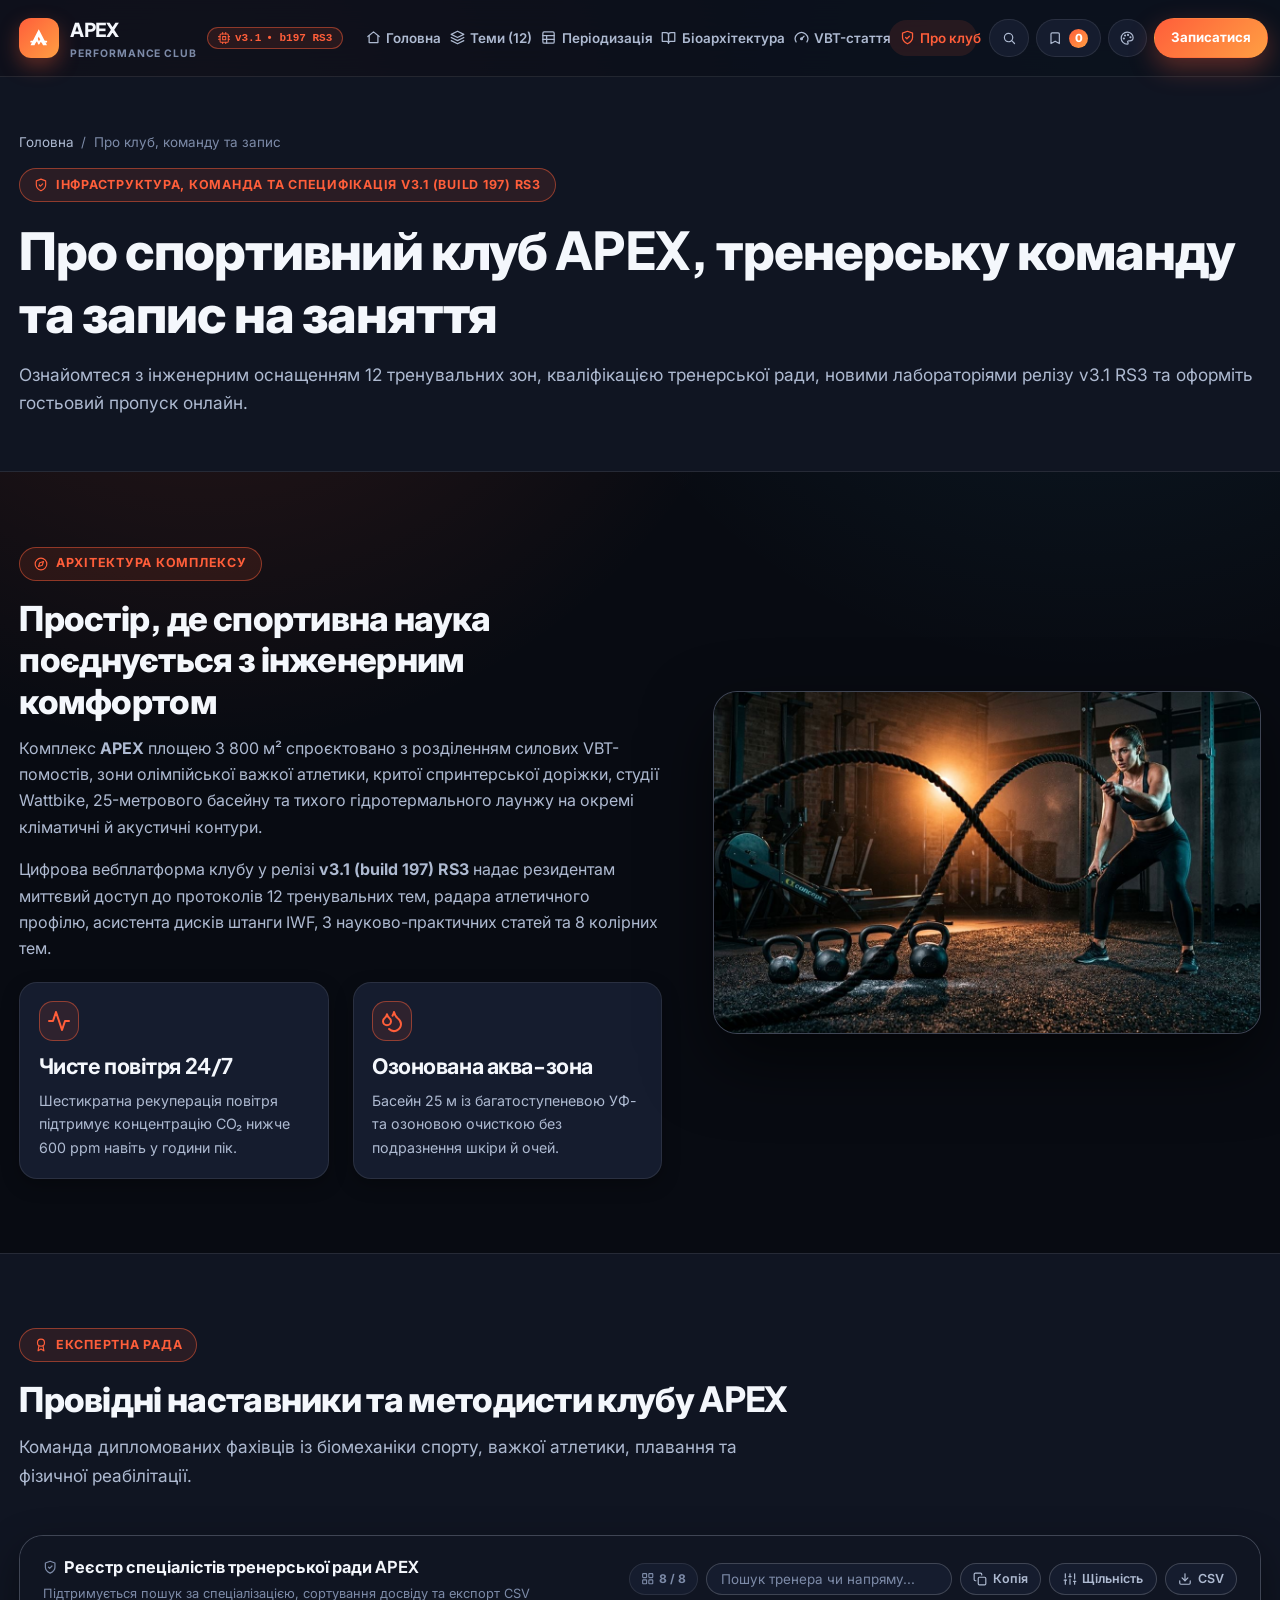
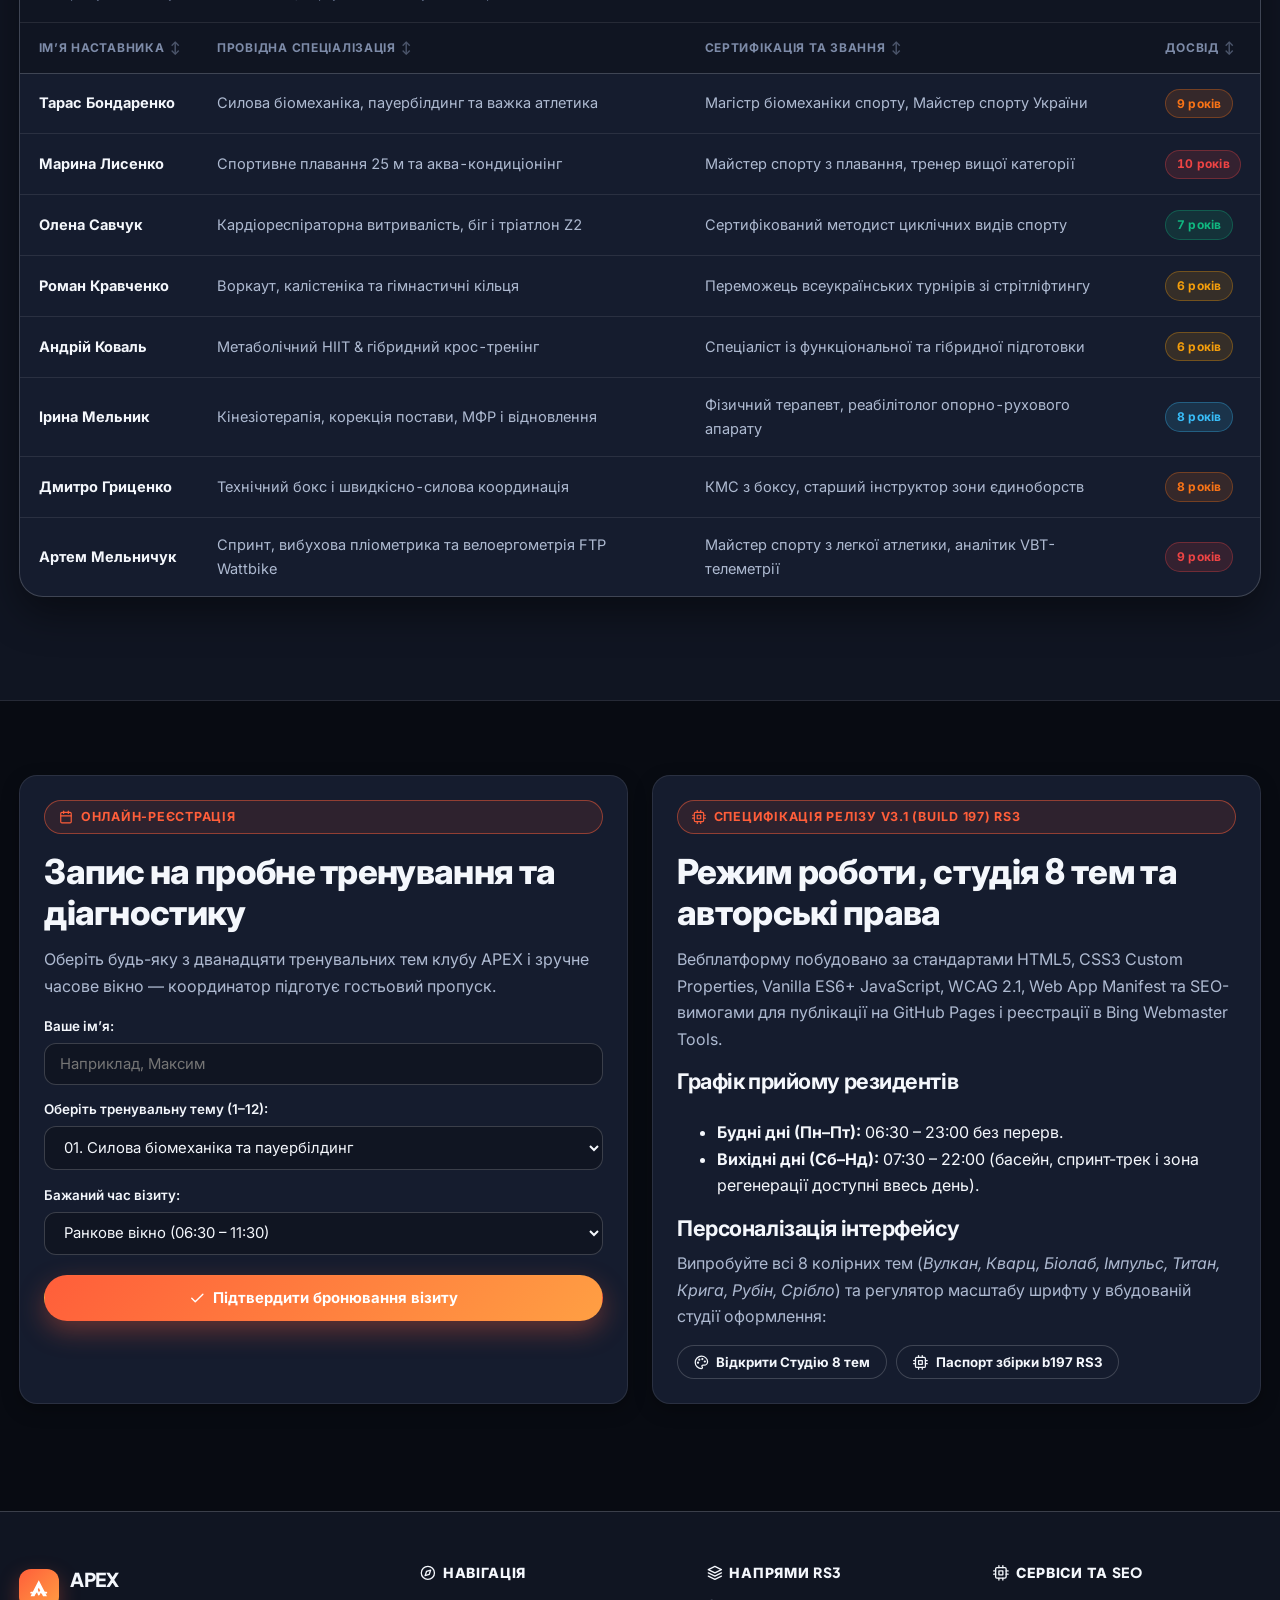
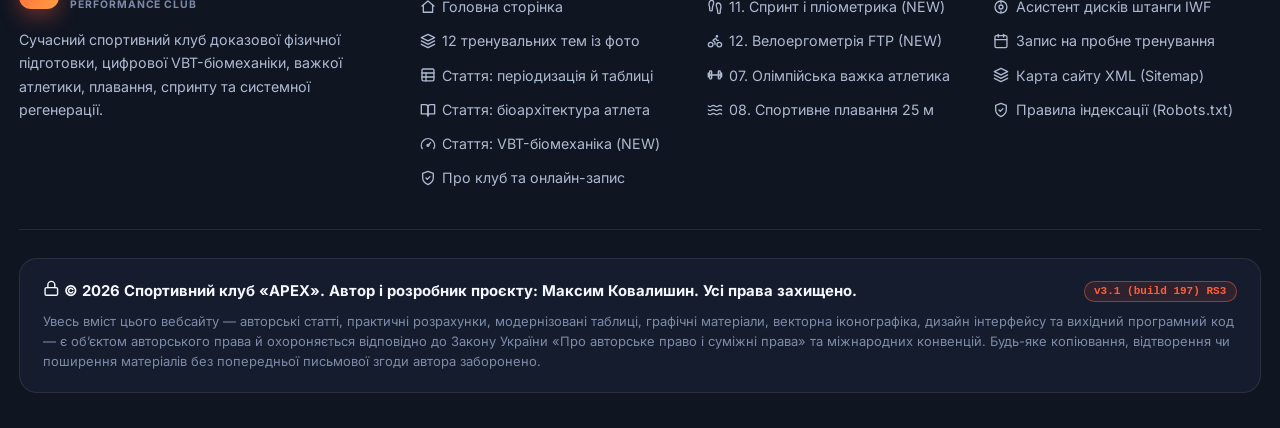
<file: about.html>
<!DOCTYPE html>
<html lang="uk" data-theme="obsidian">
<head>
  <meta charset="UTF-8">
  <meta name="viewport" content="width=device-width, initial-scale=1">
  <title>Про клуб і запис — Спортивний клуб APEX</title>
  <meta name="description" content="Інфраструктура спортивного клубу APEX v3.1 RS3, 12 тренувальних зон, команда тренерів, студія 8 тем оформлення та онлайн-запис.">
  <meta name="author" content="Максим Ковалишин">
  <meta name="theme-color" content="#080b12">
  <link rel="canonical" href="https://maxspartan27.github.io/about.html">
  <link rel="icon" href="favicon.ico" sizes="any">
  <link rel="icon" type="image/svg+xml" href="favicon.svg">
  <link rel="apple-touch-icon" href="apple-touch-icon.png">
  <link rel="manifest" href="site.webmanifest">

  <meta property="og:type" content="website">
  <meta property="og:locale" content="uk_UA">
  <meta property="og:title" content="Про клуб і запис — Спортивний клуб APEX">
  <meta property="og:description" content="Інфраструктура спортивного клубу APEX v3.1 RS3, 12 тренувальних зон, команда тренерів, студія 8 тем оформлення та онлайн-запис.">
  <meta property="og:url" content="https://maxspartan27.github.io/about.html">
  <meta property="og:image" content="https://maxspartan27.github.io/images/topic-crossfit.jpg">

  <link rel="preconnect" href="https://fonts.googleapis.com">
  <link rel="preconnect" href="https://fonts.gstatic.com" crossorigin>
  <link href="https://fonts.googleapis.com/css2?family=Inter:wght@400;500;600;700&family=Plus+Jakarta+Sans:wght@700;800&display=swap" rel="stylesheet">
  <link rel="stylesheet" href="style.css">

  <script>
    (function () {
      try {
        var t = localStorage.getItem("apex-ui-theme");
        if (["obsidian", "daylight", "biolab", "amethyst", "titan", "cyber", "crimson", "nordic"].indexOf(t) !== -1) {
          document.documentElement.setAttribute("data-theme", t);
        }
        var f = localStorage.getItem("apex-font-scale");
        if (f === "lg" || f === "xl") {
          document.documentElement.setAttribute("data-font-scale", f);
        }
      } catch (e) {}
    })();
  </script>
</head>
<body>
  <a class="skip-link" href="#main-content">Перейти до основного вмісту</a>

  <header class="site-header">
    <div class="container header-inner">
      <div class="brand-wrap">
        <a class="brand" href="index.html" aria-label="Спортивний клуб APEX — на головну сторінку">
          <span class="brand-mark" data-icon="apex"></span>
          <span>
            APEX
            <span class="brand-sub">Performance Club</span>
          </span>
        </a>
        <button type="button" class="build-pill" data-open-build title="Відкрити технічний паспорт v3.1 (build 197) RS3">
          <span data-icon="cpu"></span>v3.1 <span>• b197 RS3</span>
        </button>
      </div>

      <nav class="main-nav" id="primary-navigation" aria-label="Головна навігація сайту">
        <a class="nav-link" href="index.html"><span data-icon="home"></span>Головна</a>
        <a class="nav-link" href="topics.html"><span data-icon="layers"></span>Теми (12)</a>
        <a class="nav-link" href="article.html"><span data-icon="table"></span>Періодизація</a>
        <a class="nav-link" href="journal.html"><span data-icon="book"></span>Біоархітектура</a>
        <a class="nav-link" href="biomechanics.html"><span data-icon="gauge"></span>VBT-стаття</a>
        <a class="nav-link active" href="about.html" aria-current="page"><span data-icon="shield"></span>Про клуб</a>
      </nav>

      <div class="header-actions">
        <button type="button" class="icon-action-btn" data-open-palette title="Швидкий пошук по сайту (Ctrl+K)" aria-label="Швидкий пошук по сайту">
          <span data-icon="search"></span>
          <span class="kbd-hint">Ctrl K</span>
        </button>

        <button type="button" class="icon-action-btn" data-open-plan title="Мій персональний список тренувальних тем" aria-label="Відкрити мій план тренувань">
          <span data-icon="bookmark"></span>
          <span class="plan-count-badge">0</span>
        </button>

        <div class="theme-switcher" role="group" aria-label="Швидкий перемикач 8 колірних тем">
          <button type="button" class="theme-btn active" data-set-theme="obsidian" aria-pressed="true" title="Тема Вулкан" aria-label="Тема Вулкан"><span data-icon="flame"></span></button>
          <button type="button" class="theme-btn" data-set-theme="daylight" aria-pressed="false" title="Тема Кварц" aria-label="Тема Кварц"><span data-icon="sun"></span></button>
          <button type="button" class="theme-btn" data-set-theme="biolab" aria-pressed="false" title="Тема Біолаб" aria-label="Тема Біолаб"><span data-icon="activity"></span></button>
          <button type="button" class="theme-btn" data-set-theme="amethyst" aria-pressed="false" title="Тема Імпульс" aria-label="Тема Імпульс"><span data-icon="sparkles"></span></button>
          <button type="button" class="theme-btn" data-set-theme="titan" aria-pressed="false" title="Тема Титан" aria-label="Тема Титан"><span data-icon="award"></span></button>
          <button type="button" class="theme-btn" data-set-theme="cyber" aria-pressed="false" title="Тема Крига" aria-label="Тема Крига"><span data-icon="snowflake"></span></button>
          <button type="button" class="theme-btn" data-set-theme="crimson" aria-pressed="false" title="Тема Рубін (NEW RS3)" aria-label="Тема Рубін"><span data-icon="crimson"></span></button>
          <button type="button" class="theme-btn" data-set-theme="nordic" aria-pressed="false" title="Тема Срібло (NEW RS3)" aria-label="Тема Срібло"><span data-icon="leaf"></span></button>
        </div>

        <button type="button" class="icon-action-btn" data-open-studio title="Відкрити студію 8 тем і розміру шрифту">
          <span data-icon="palette"></span>
          <span class="icon-action-label">Теми</span>
        </button>

        <a class="btn btn-primary btn-sm header-cta-desktop" href="#booking">Записатися</a>

        <button type="button" class="menu-toggle" aria-expanded="false" aria-controls="primary-navigation" aria-label="Відкрити меню навігації"></button>
      </div>
    </div>
  </header>

  <main id="main-content">
    <section class="page-hero">
      <div class="container">
        <ol class="breadcrumbs" aria-label="Навігаційний ланцюжок">
          <li><a href="index.html">Головна</a></li>
          <li aria-hidden="true">/</li>
          <li aria-current="page">Про клуб, команду та запис</li>
        </ol>
        <span class="eyebrow"><span data-icon="shield"></span>Інфраструктура, команда та специфікація v3.1 (build 197) RS3</span>
        <h1>Про спортивний клуб APEX, тренерську команду та запис на заняття</h1>
        <p class="section-lead">
          Ознайомтеся з інженерним оснащенням 12 тренувальних зон, кваліфікацією тренерської ради, новими лабораторіями релізу v3.1 RS3 та оформіть гостьовий пропуск онлайн.
        </p>
      </div>
    </section>

    <!-- Філософія та інфраструктура -->
    <section class="section">
      <div class="container hero-grid">
        <div>
          <span class="eyebrow"><span data-icon="compass"></span>Архітектура комплексу</span>
          <h2>Простір, де спортивна наука поєднується з інженерним комфортом</h2>
          <p>
            Комплекс <strong>APEX</strong> площею 3 800 м² спроєктовано з розділенням силових VBT-помостів, зони олімпійської важкої атлетики, критої спринтерської доріжки, студії Wattbike, 25-метрового басейну та тихого гідротермального лаунжу на окремі кліматичні й акустичні контури.
          </p>
          <p>
            Цифрова вебплатформа клубу у релізі <strong>v3.1 (build 197) RS3</strong> надає резидентам миттєвий доступ до протоколів 12 тренувальних тем, радара атлетичного профілю, асистента дисків штанги IWF, 3 науково-практичних статей та 8 колірних тем.
          </p>

          <div class="grid-2" style="margin-top:1.25rem;">
            <div class="card" style="padding:1.15rem;">
              <div class="card-icon" data-icon="activity" style="width:40px;height:40px;margin-bottom:0.75rem;"></div>
              <h3>Чисте повітря 24/7</h3>
              <p style="margin-bottom:0;font-size:0.89rem;">Шестикратна рекуперація повітря підтримує концентрацію CO₂ нижче 600 ppm навіть у години пік.</p>
            </div>
            <div class="card" style="padding:1.15rem;">
              <div class="card-icon" data-icon="droplets" style="width:40px;height:40px;margin-bottom:0.75rem;"></div>
              <h3>Озонована аква-зона</h3>
              <p style="margin-bottom:0;font-size:0.89rem;">Басейн 25 м із багатоступеневою УФ- та озоновою очисткою без подразнення шкіри й очей.</p>
            </div>
          </div>
        </div>

        <div class="hero-frame">
          <img
            src="images/topic-crossfit.jpg"
            alt="Тренування з канатами, гирями та веслувальними ергометрами у функціональному залі спортивного клубу APEX"
            width="1280"
            height="720"
          >
        </div>
      </div>
    </section>

    <!-- Розширена таблиця тренерського складу (7 фахівців) -->
    <section class="section section-alt">
      <div class="container">
        <div class="section-header">
          <span class="eyebrow"><span data-icon="award"></span>Експертна рада</span>
          <h2>Провідні наставники та методисти клубу APEX</h2>
          <p class="section-lead">
            Команда дипломованих фахівців із біомеханіки спорту, важкої атлетики, плавання та фізичної реабілітації.
          </p>
        </div>

        <div class="table-card">
          <div class="table-toolbar">
            <div class="table-toolbar-title">
              <strong><span data-icon="shield"></span>Реєстр спеціалістів тренерської ради APEX</strong>
              <span>Підтримується пошук за спеціалізацією, сортування досвіду та експорт CSV</span>
            </div>
            <div class="table-controls">
              <input
                type="search"
                class="table-search"
                data-table-search="#coaches-table"
                placeholder="Пошук тренера чи напряму..."
                aria-label="Пошук у таблиці тренерів клубу"
              >
            </div>
          </div>
          <div class="table-scroll">
            <table class="modern-table" id="coaches-table">
              <caption>Кваліфікація та напрями роботи тренерської команди клубу APEX</caption>
              <thead>
                <tr>
                  <th scope="col" data-sort="text">Ім’я наставника</th>
                  <th scope="col" data-sort="text">Провідна спеціалізація</th>
                  <th scope="col" data-sort="text">Сертифікація та звання</th>
                  <th scope="col" data-sort="num">Досвід</th>
                </tr>
              </thead>
              <tbody>
                <tr>
                  <td><strong>Тарас Бондаренко</strong></td>
                  <td>Силова біомеханіка, пауербілдинг та важка атлетика</td>
                  <td>Магістр біомеханіки спорту, Майстер спорту України</td>
                  <td data-value="9"><span class="badge badge-z4">9 років</span></td>
                </tr>
                <tr>
                  <td><strong>Марина Лисенко</strong></td>
                  <td>Спортивне плавання 25 м та аква-кондиціонінг</td>
                  <td>Майстер спорту з плавання, тренер вищої категорії</td>
                  <td data-value="10"><span class="badge badge-z5">10 років</span></td>
                </tr>
                <tr>
                  <td><strong>Олена Савчук</strong></td>
                  <td>Кардіореспіраторна витривалість, біг і тріатлон Z2</td>
                  <td>Сертифікований методист циклічних видів спорту</td>
                  <td data-value="7"><span class="badge badge-z2">7 років</span></td>
                </tr>
                <tr>
                  <td><strong>Роман Кравченко</strong></td>
                  <td>Воркаут, калістеніка та гімнастичні кільця</td>
                  <td>Переможець всеукраїнських турнірів зі стрітліфтингу</td>
                  <td data-value="6"><span class="badge badge-z3">6 років</span></td>
                </tr>
                <tr>
                  <td><strong>Андрій Коваль</strong></td>
                  <td>Метаболічний HIIT &amp; гібридний крос-тренінг</td>
                  <td>Спеціаліст із функціональної та гібридної підготовки</td>
                  <td data-value="6"><span class="badge badge-z3">6 років</span></td>
                </tr>
                <tr>
                  <td><strong>Ірина Мельник</strong></td>
                  <td>Кінезіотерапія, корекція постави, МФР і відновлення</td>
                  <td>Фізичний терапевт, реабілітолог опорно-рухового апарату</td>
                  <td data-value="8"><span class="badge badge-z1">8 років</span></td>
                </tr>
                <tr>
                  <td><strong>Дмитро Гриценко</strong></td>
                  <td>Технічний бокс і швидкісно-силова координація</td>
                  <td>КМС з боксу, старший інструктор зони єдиноборств</td>
                  <td data-value="8"><span class="badge badge-z4">8 років</span></td>
                </tr>
                <tr>
                  <td><strong>Артем Мельничук</strong></td>
                  <td>Спринт, вибухова пліометрика та велоергометрія FTP Wattbike</td>
                  <td>Майстер спорту з легкої атлетики, аналітик VBT-телеметрії</td>
                  <td data-value="9"><span class="badge badge-z5">9 років</span></td>
                </tr>
              </tbody>
            </table>
          </div>
          <div class="table-scroll-hint">↔ Гортайте таблицю горизонтально на екрані смартфона</div>
        </div>
      </div>
    </section>

    <!-- Онлайн-запис на всі 12 тем та паспорт проєкту -->
    <section class="section" id="booking">
      <div class="container grid-2">
        <div class="card">
          <span class="eyebrow"><span data-icon="calendar"></span>Онлайн-реєстрація</span>
          <h2>Запис на пробне тренування та діагностику</h2>
          <p>
            Оберіть будь-яку з дванадцяти тренувальних тем клубу APEX і зручне часове вікно — координатор підготує гостьовий пропуск.
          </p>

          <form id="booking-form" novalidate>
            <div class="form-group">
              <label for="athlete-name">Ваше ім’я:</label>
              <input
                type="text"
                id="athlete-name"
                name="athleteName"
                class="form-control"
                placeholder="Наприклад, Максим"
                required
              >
            </div>

            <div class="form-group">
              <label for="training-goal">Оберіть тренувальну тему (1–12):</label>
              <select id="training-goal" name="trainingGoal" class="form-control">
                <option value="01. Силова біомеханіка та пауербілдинг">01. Силова біомеханіка та пауербілдинг</option>
                <option value="02. Високоінтенсивний тренінг HIIT & MetCon">02. Високоінтенсивний тренінг HIIT &amp; MetCon</option>
                <option value="03. Кардіовитривалість та Zone 2">03. Кардіовитривалість та Zone 2</option>
                <option value="04. Кінезіотерапія, мобільність і спина">04. Кінезіотерапія, мобільність і спина</option>
                <option value="05. Технічний бокс і координація">05. Технічний бокс і координація</option>
                <option value="06. Спортивна регенерація та гідротерапія">06. Спортивна регенерація та гідротерапія</option>
                <option value="07. Олімпійська важка атлетика">07. Олімпійська важка атлетика</option>
                <option value="08. Спортивне плавання 25 м">08. Спортивне плавання 25 м</option>
                <option value="09. Воркаут і калістеніка">09. Воркаут і калістеніка</option>
                <option value="10. Гібридний крос-тренінг">10. Гібридний крос-тренінг</option>
                <option value="11. Спринт, вибухова пліометрика та легка атлетика (NEW v3.1)">11. Спринт, вибухова пліометрика та легка атлетика (NEW v3.1)</option>
                <option value="12. Велоергометрія потужності FTP Wattbike (NEW v3.1)">12. Велоергометрія потужності FTP Wattbike (NEW v3.1)</option>
              </select>
            </div>

            <div class="form-group">
              <label for="preferred-slot">Бажаний час візиту:</label>
              <select id="preferred-slot" name="preferredSlot" class="form-control">
                <option value="Ранкове вікно (06:30 – 11:30)">Ранкове вікно (06:30 – 11:30)</option>
                <option value="Денне вікно (12:00 – 16:00)">Денне вікно (12:00 – 16:00)</option>
                <option value="Вечірній силовий пік (16:30 – 20:30)">Вечірній силовий пік (16:30 – 20:30)</option>
                <option value="Вечірнє відновлення (20:30 – 22:30)">Вечірнє відновлення (20:30 – 22:30)</option>
              </select>
            </div>

            <button type="submit" class="btn btn-primary" style="width:100%;margin-top:0.4rem;">
              <span data-icon="check"></span>Підтвердити бронювання візиту
            </button>

            <div id="booking-status" class="form-status" role="status" aria-live="polite" hidden></div>
          </form>
        </div>

        <div class="card">
          <span class="eyebrow"><span data-icon="cpu"></span>Специфікація релізу v3.1 (build 197) RS3</span>
          <h2>Режим роботи, студія 8 тем та авторські права</h2>
          <p>
            Вебплатформу побудовано за стандартами HTML5, CSS3 Custom Properties, Vanilla ES6+ JavaScript, WCAG 2.1, Web App Manifest та SEO-вимогами для публікації на GitHub Pages і реєстрації в Bing Webmaster Tools.
          </p>

          <h3>Графік прийому резидентів</h3>
          <ul>
            <li><strong>Будні дні (Пн–Пт):</strong> 06:30 – 23:00 без перерв.</li>
            <li><strong>Вихідні дні (Сб–Нд):</strong> 07:30 – 22:00 (басейн, спринт-трек і зона регенерації доступні ввесь день).</li>
          </ul>

          <h3>Персоналізація інтерфейсу</h3>
          <p>
            Випробуйте всі 8 колірних тем (<em>Вулкан, Кварц, Біолаб, Імпульс, Титан, Крига, Рубін, Срібло</em>) та регулятор масштабу шрифту у вбудованій студії оформлення:
          </p>
          <div style="display:flex;flex-wrap:wrap;gap:0.6rem;margin-top:auto;">
            <button type="button" class="btn btn-outline btn-sm" data-open-studio><span data-icon="palette"></span>Відкрити Студію 8 тем</button>
            <button type="button" class="btn btn-outline btn-sm" data-open-build><span data-icon="cpu"></span>Паспорт збірки b197 RS3</button>
          </div>
        </div>
      </div>
    </section>
  </main>

  <footer class="site-footer">
    <div class="container">
      <div class="footer-grid">
        <div>
          <a class="brand" href="index.html">
            <span class="brand-mark" data-icon="apex"></span>
            <span>
              APEX
              <span class="brand-sub">Performance Club</span>
            </span>
          </a>
          <p style="margin-top:0.9rem;font-size:0.89rem;">
            Сучасний спортивний клуб доказової фізичної підготовки, цифрової VBT-біомеханіки, важкої атлетики, плавання, спринту та системної регенерації.
          </p>
        </div>

        <div>
          <h2 class="footer-heading"><span data-icon="compass"></span>Навігація</h2>
          <ul class="footer-links">
            <li><a href="index.html"><span data-icon="home"></span>Головна сторінка</a></li>
            <li><a href="topics.html"><span data-icon="layers"></span>12 тренувальних тем із фото</a></li>
            <li><a href="article.html"><span data-icon="table"></span>Стаття: періодизація й таблиці</a></li>
            <li><a href="journal.html"><span data-icon="book"></span>Стаття: біоархітектура атлета</a></li>
            <li><a href="biomechanics.html"><span data-icon="gauge"></span>Стаття: VBT-біомеханіка (NEW)</a></li>
            <li><a href="about.html"><span data-icon="shield"></span>Про клуб та онлайн-запис</a></li>
          </ul>
        </div>

        <div>
          <h2 class="footer-heading"><span data-icon="layers"></span>Напрями RS3</h2>
          <ul class="footer-links">
            <li><a href="topics.html#sprint"><span data-icon="footprints"></span>11. Спринт і пліометрика (NEW)</a></li>
            <li><a href="topics.html#cycling"><span data-icon="bike"></span>12. Велоергометрія FTP (NEW)</a></li>
            <li><a href="topics.html#olympic"><span data-icon="barbell"></span>07. Олімпійська важка атлетика</a></li>
            <li><a href="topics.html#aqua"><span data-icon="waves"></span>08. Спортивне плавання 25 м</a></li>
          </ul>
        </div>

        <div>
          <h2 class="footer-heading"><span data-icon="cpu"></span>Сервіси та SEO</h2>
          <ul class="footer-links">
            <li><a href="biomechanics.html#sec-plate-loader"><span data-icon="disc"></span>Асистент дисків штанги IWF</a></li>
            <li><a href="#booking"><span data-icon="calendar"></span>Запис на пробне тренування</a></li>
            <li><a href="sitemap.xml"><span data-icon="layers"></span>Карта сайту XML (Sitemap)</a></li>
            <li><a href="robots.txt"><span data-icon="shield"></span>Правила індексації (Robots.txt)</a></li>
          </ul>
        </div>
      </div>

      <div class="footer-legal">
        <p class="copyright-primary">
          <span><span data-icon="lock"></span> <strong>© 2026 Спортивний клуб «APEX». Автор і розробник проєкту: Максим Ковалишин. Усі права захищено.</strong></span>
          <button type="button" class="build-pill" data-open-build>v3.1 (build 197) RS3</button>
        </p>
        <p class="copyright-secondary">
          Увесь вміст цього вебсайту — авторські статті, практичні розрахунки, модернізовані таблиці, графічні матеріали, векторна іконографіка, дизайн інтерфейсу та вихідний програмний код — є об’єктом авторського права й охороняється відповідно до Закону України «Про авторське право і суміжні права» та міжнародних конвенцій. Будь-яке копіювання, відтворення чи поширення матеріалів без попередньої письмової згоди автора заборонено.
        </p>
      </div>
    </div>
  </footer>

  <button type="button" class="back-to-top" aria-label="Прокрутити сторінку вгору"></button>
  <script src="script.js"></script>
</body>
</html>
</file>
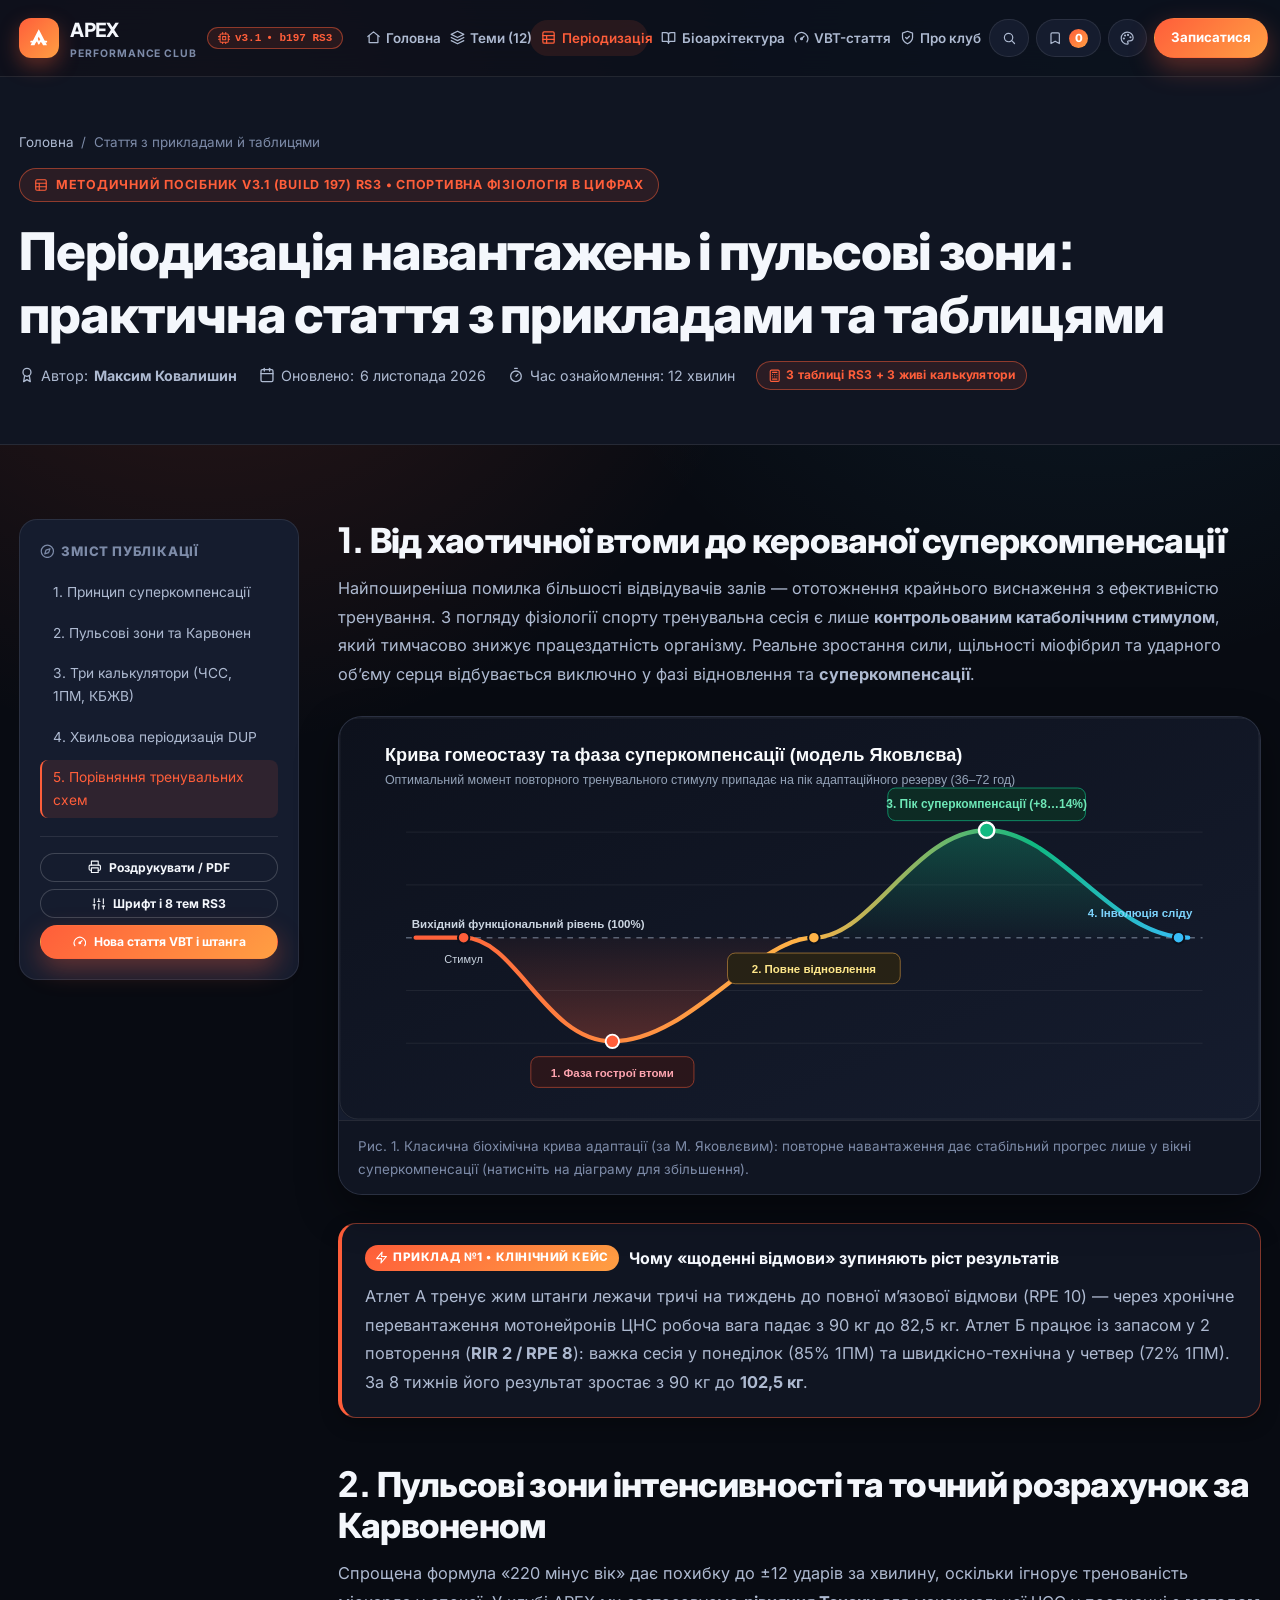
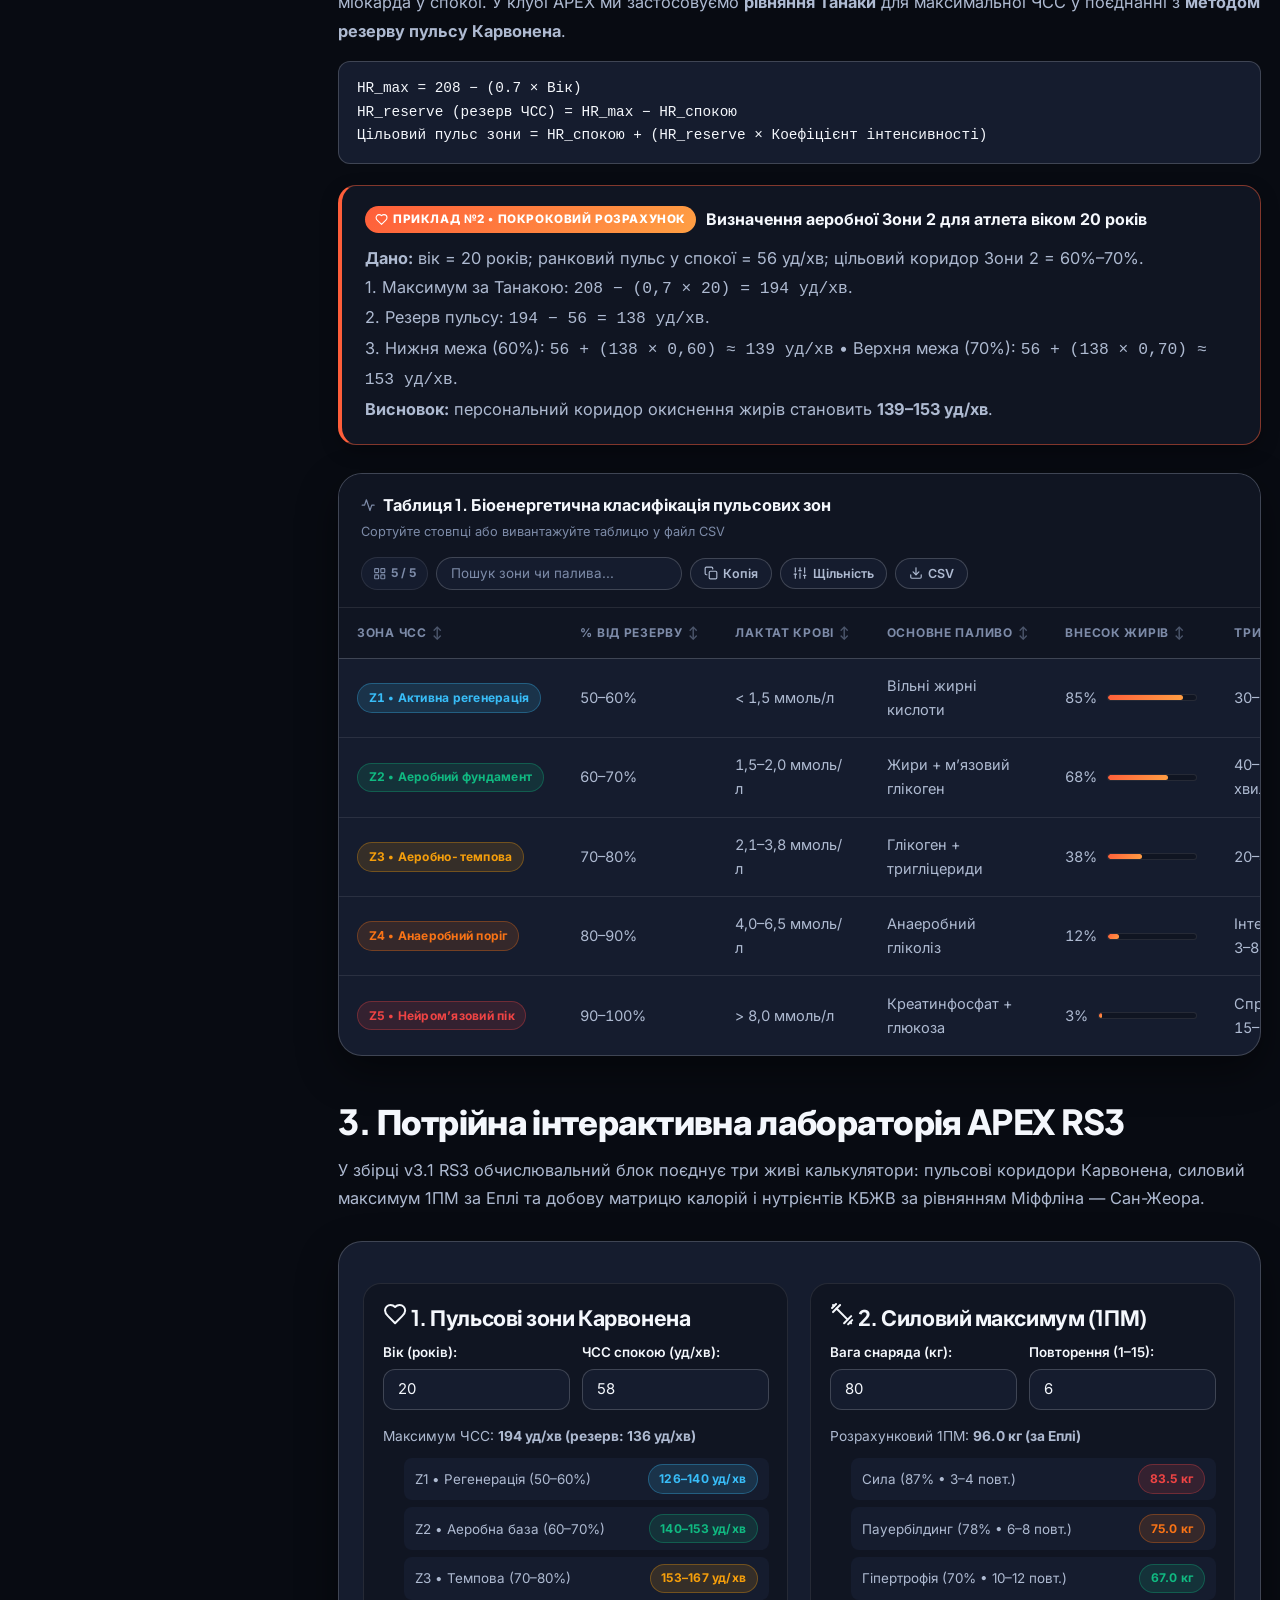
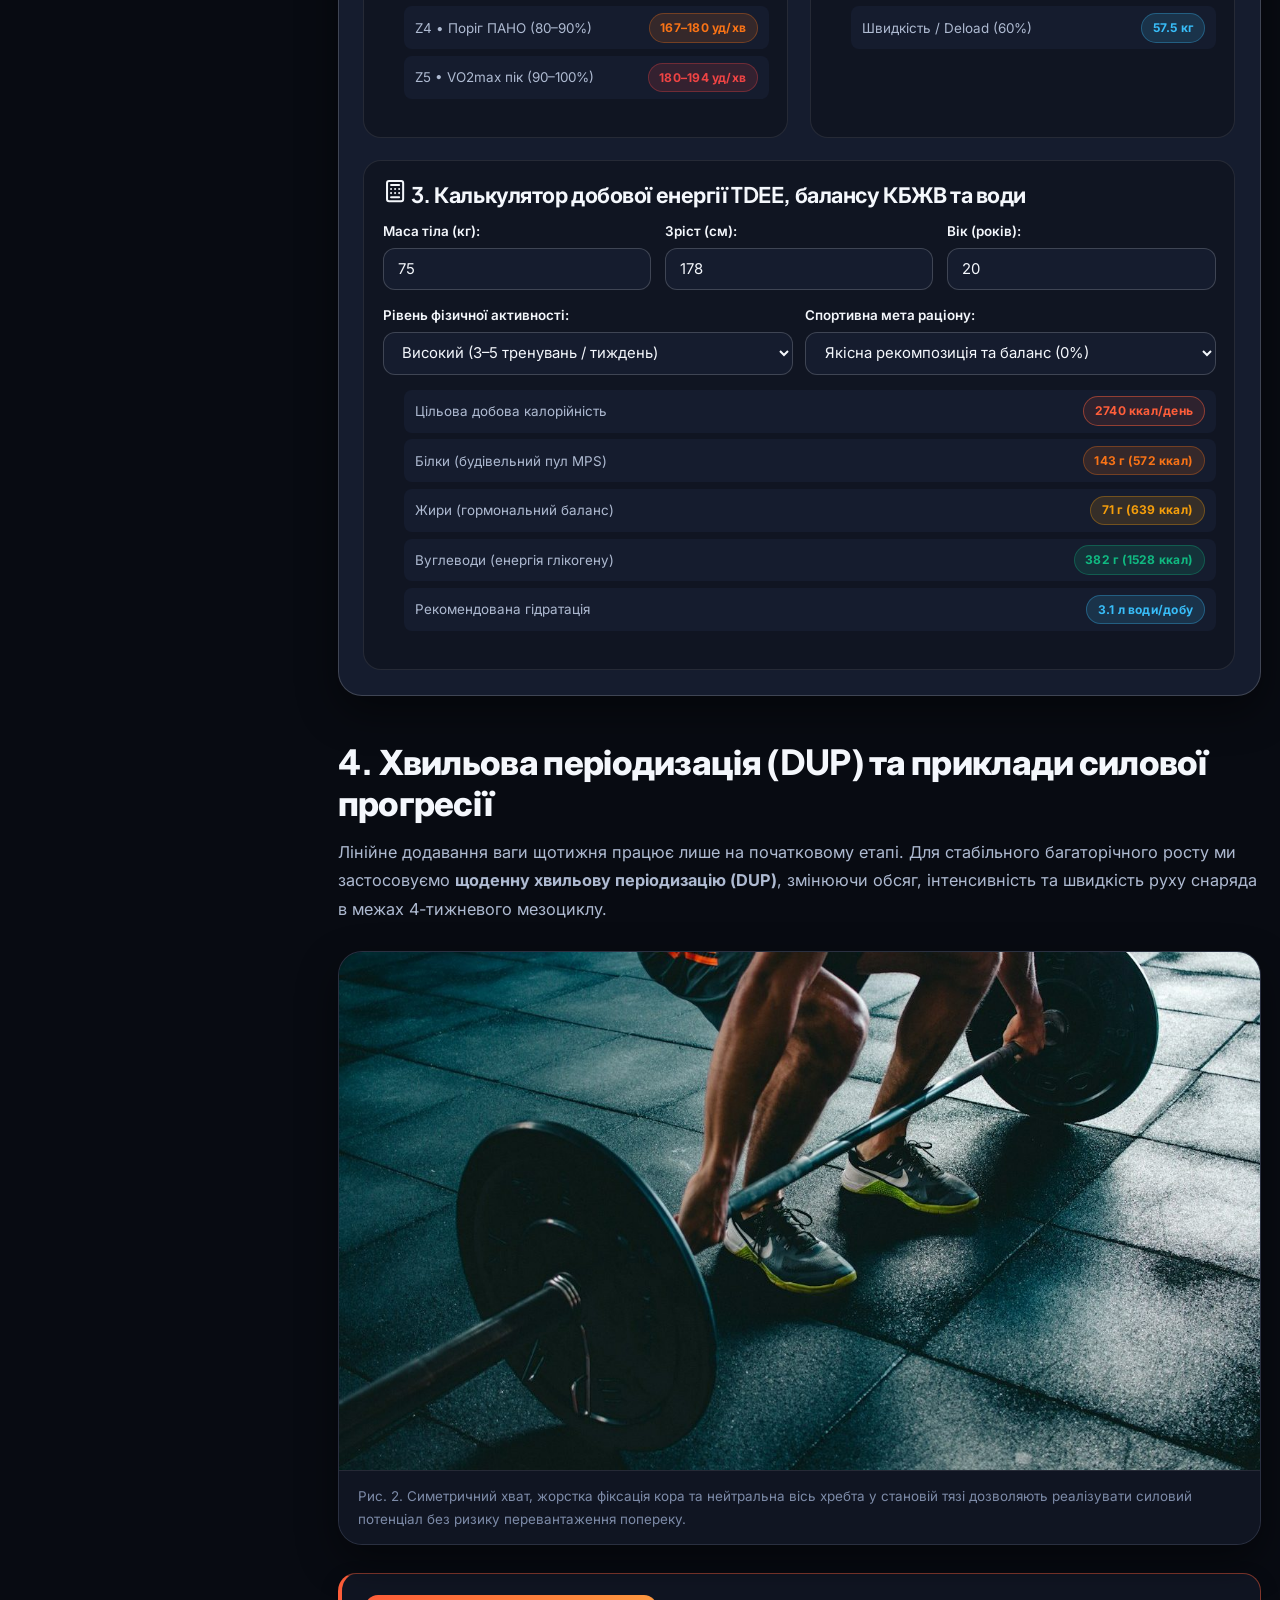
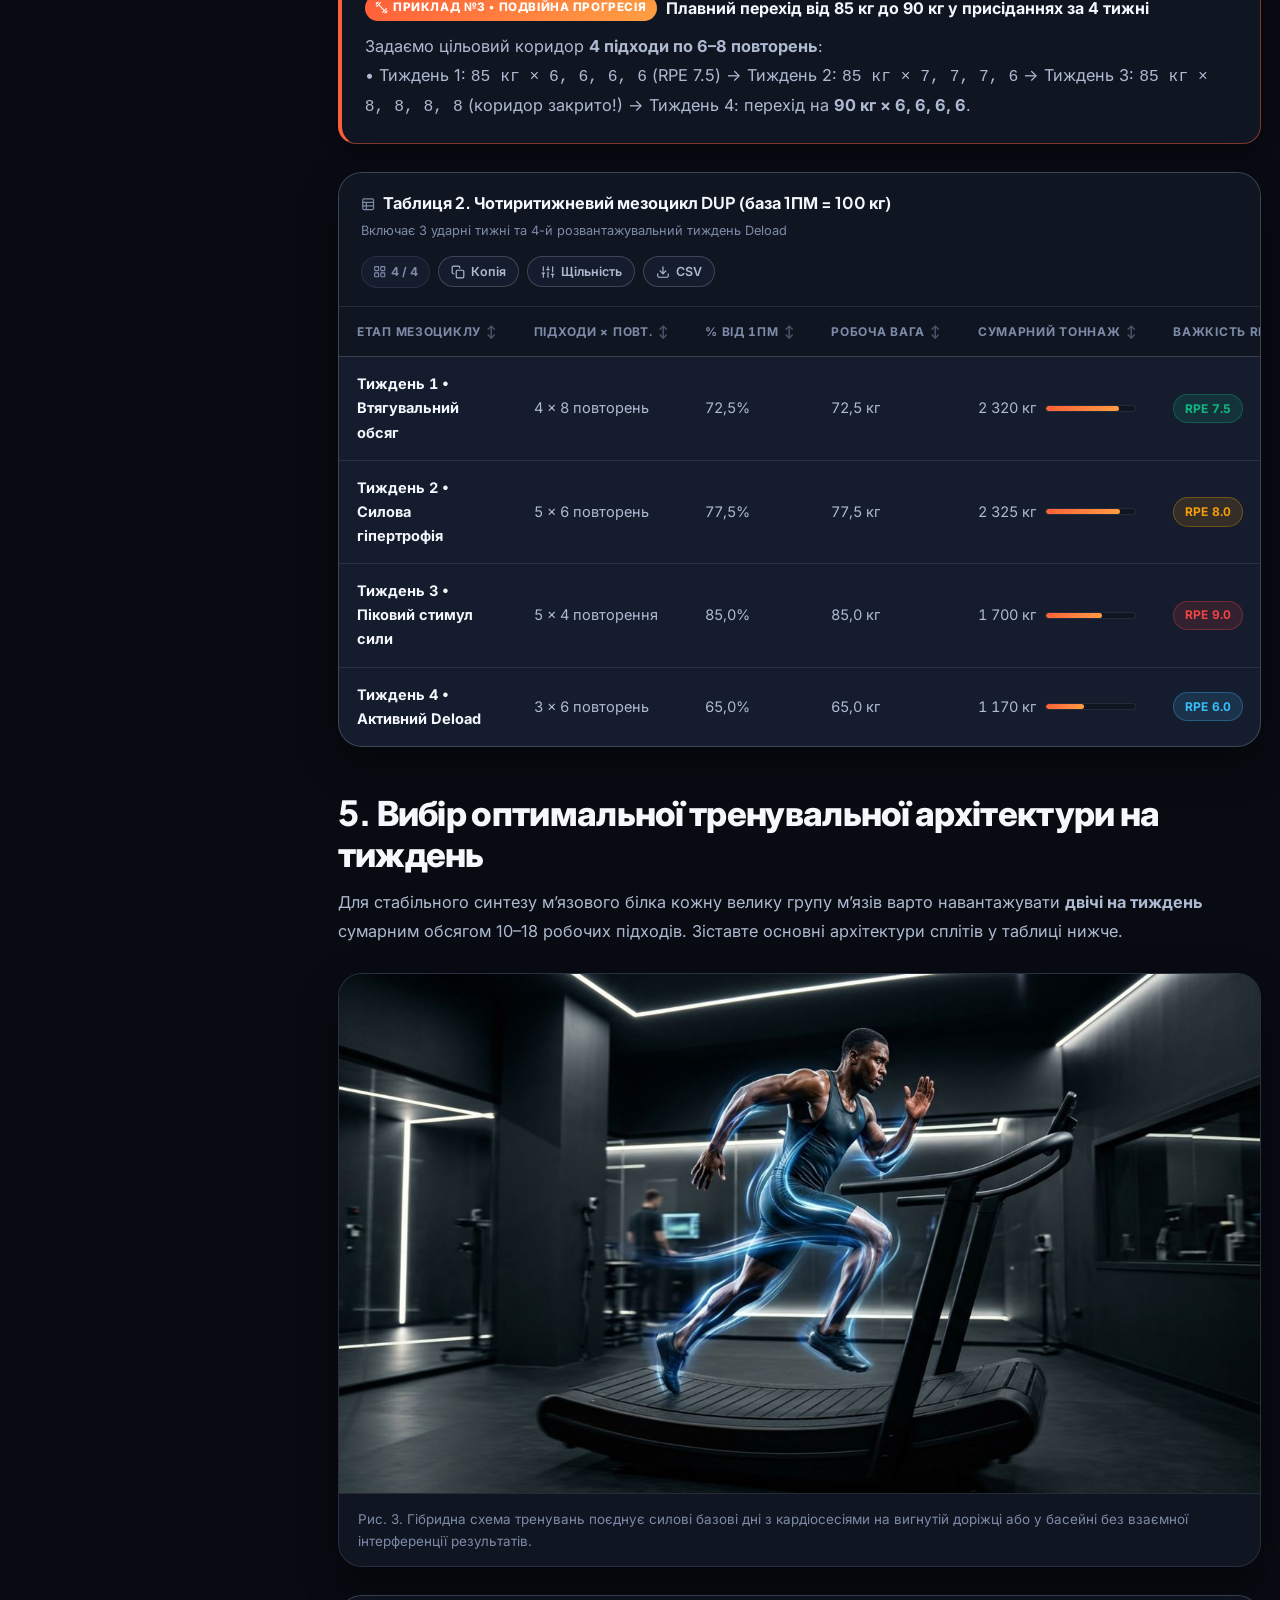
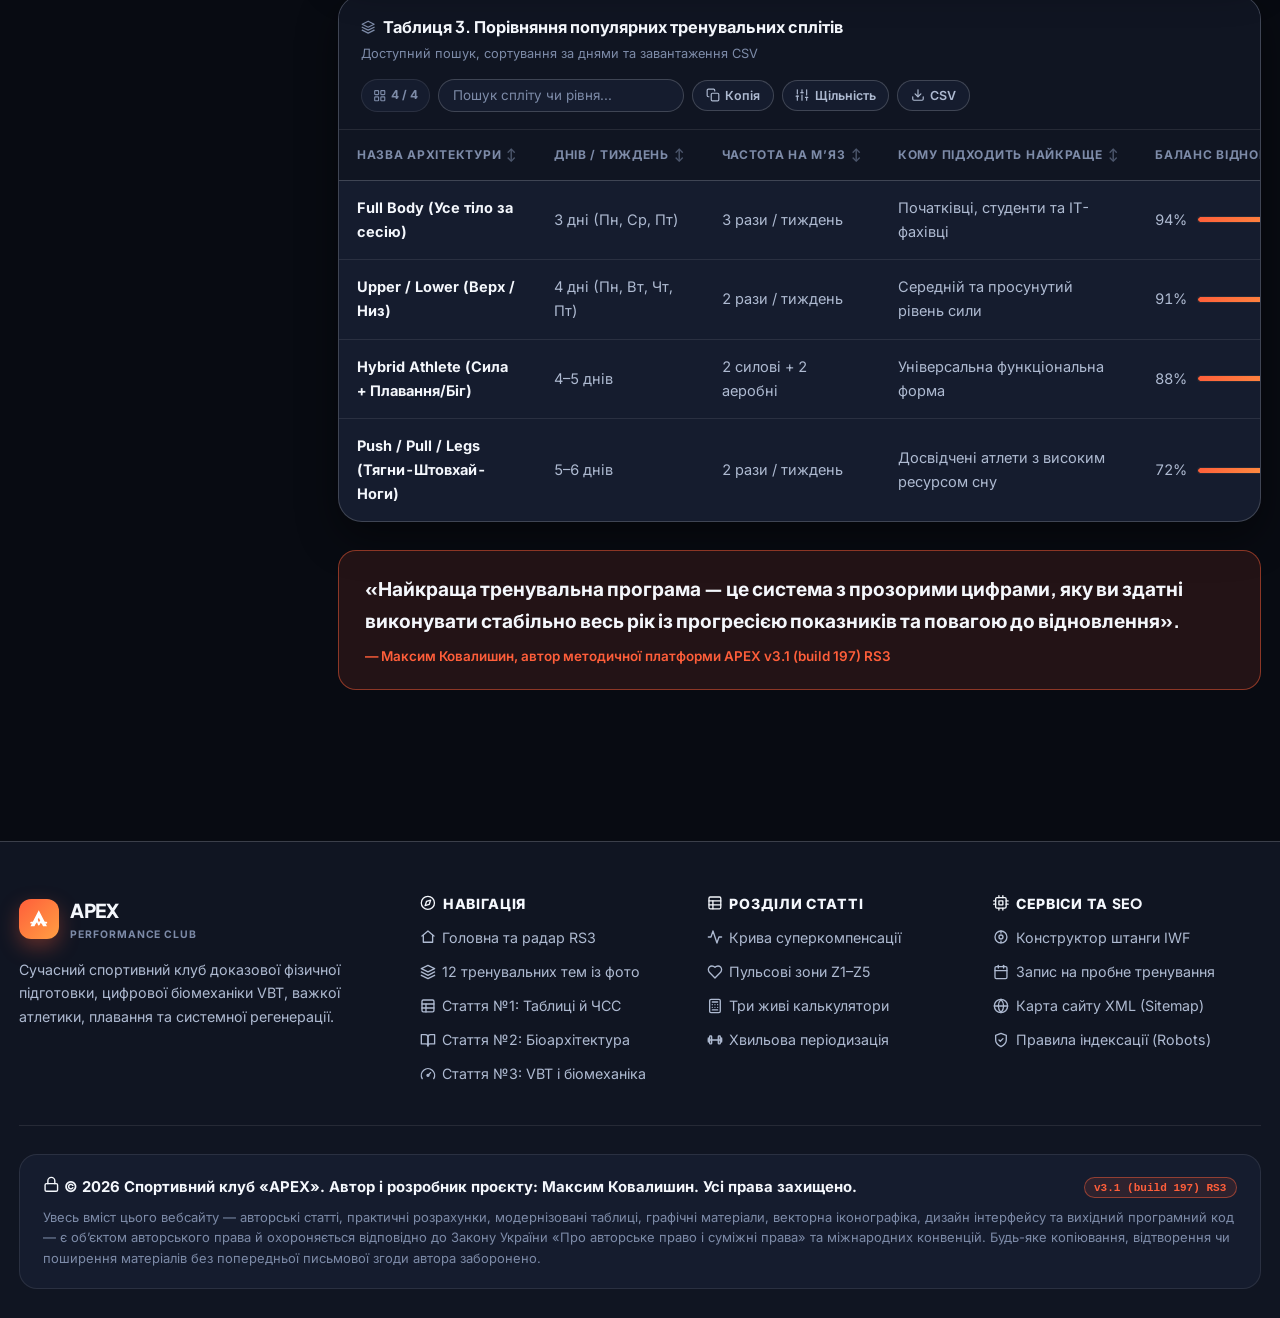
<file: article.html>
<!DOCTYPE html>
<html lang="uk" data-theme="obsidian">
<head>
  <meta charset="UTF-8">
  <meta name="viewport" content="width=device-width, initial-scale=1">
  <title>Стаття з прикладами й таблицями — Спортивний клуб APEX</title>
  <meta name="description" content="Практична стаття Максима Ковалишина з розрахунками, прикладами програм, 3 калькуляторами та модернізованими таблицями періодизації.">
  <meta name="author" content="Максим Ковалишин">
  <meta name="theme-color" content="#080b12">
  <link rel="canonical" href="https://maxspartan27.github.io/article.html">
  <link rel="icon" href="favicon.ico" sizes="any">
  <link rel="icon" type="image/svg+xml" href="favicon.svg">
  <link rel="apple-touch-icon" href="apple-touch-icon.png">
  <link rel="manifest" href="site.webmanifest">

  <meta property="og:type" content="article">
  <meta property="og:locale" content="uk_UA">
  <meta property="og:title" content="Стаття з прикладами й таблицями — Спортивний клуб APEX">
  <meta property="og:description" content="Практична стаття Максима Ковалишина з розрахунками, прикладами програм, 3 калькуляторами та модернізованими таблицями періодизації.">
  <meta property="og:url" content="https://maxspartan27.github.io/article.html">
  <meta property="og:image" content="https://maxspartan27.github.io/images/article-periodization.jpg">

  <link rel="preconnect" href="https://fonts.googleapis.com">
  <link rel="preconnect" href="https://fonts.gstatic.com" crossorigin>
  <link href="https://fonts.googleapis.com/css2?family=Inter:wght@400;500;600;700&family=Plus+Jakarta+Sans:wght@700;800&display=swap" rel="stylesheet">
  <link rel="stylesheet" href="style.css">

  <script>
    (function () {
      try {
        var t = localStorage.getItem("apex-ui-theme");
        if (["obsidian", "daylight", "biolab", "amethyst", "titan", "cyber", "crimson", "nordic"].indexOf(t) !== -1) {
          document.documentElement.setAttribute("data-theme", t);
        }
        var f = localStorage.getItem("apex-font-scale");
        if (f === "lg" || f === "xl") {
          document.documentElement.setAttribute("data-font-scale", f);
        }
      } catch (e) {}
    })();
  </script>

  <script type="application/ld+json">
  {
    "@context": "https://schema.org",
    "@type": "Article",
    "headline": "Періодизація навантажень і пульсові зони: практична стаття з прикладами та таблицями",
    "author": {
      "@type": "Person",
      "name": "Максим Ковалишин"
    },
    "publisher": {
      "@type": "Organization",
      "name": "Спортивний клуб APEX"
    },
    "datePublished": "2026-11-06",
    "dateModified": "2026-11-06",
    "image": "https://maxspartan27.github.io/images/article-periodization.jpg"
  }
  </script>
</head>
<body>
  <div class="reading-progress" aria-hidden="true"></div>
  <a class="skip-link" href="#main-content">Перейти до основного вмісту</a>

  <header class="site-header">
    <div class="container header-inner">
      <div class="brand-wrap">
        <a class="brand" href="index.html" aria-label="Спортивний клуб APEX — на головну сторінку">
          <span class="brand-mark" data-icon="apex"></span>
          <span>
            APEX
            <span class="brand-sub">Performance Club</span>
          </span>
        </a>
        <button type="button" class="build-pill" data-open-build title="Відкрити технічний паспорт v3.1 (build 197) RS3">
          <span data-icon="cpu"></span>v3.1 <span>• b197 RS3</span>
        </button>
      </div>

      <nav class="main-nav" id="primary-navigation" aria-label="Головна навігація сайту">
        <a class="nav-link" href="index.html"><span data-icon="home"></span>Головна</a>
        <a class="nav-link" href="topics.html"><span data-icon="layers"></span>Теми (12)</a>
        <a class="nav-link active" href="article.html" aria-current="page"><span data-icon="table"></span>Періодизація</a>
        <a class="nav-link" href="journal.html"><span data-icon="book"></span>Біоархітектура</a>
        <a class="nav-link" href="biomechanics.html"><span data-icon="gauge"></span>VBT-стаття</a>
        <a class="nav-link" href="about.html"><span data-icon="shield"></span>Про клуб</a>
      </nav>

      <div class="header-actions">
        <button type="button" class="icon-action-btn" data-open-palette title="Швидкий пошук по сайту (Ctrl+K)" aria-label="Швидкий пошук по сайту">
          <span data-icon="search"></span>
          <span class="kbd-hint">Ctrl K</span>
        </button>

        <button type="button" class="icon-action-btn" data-open-plan title="Мій персональний список тренувальних тем" aria-label="Відкрити мій план тренувань">
          <span data-icon="bookmark"></span>
          <span class="plan-count-badge">0</span>
        </button>

        <div class="theme-switcher" role="group" aria-label="Швидкий перемикач 8 колірних тем">
          <button type="button" class="theme-btn active" data-set-theme="obsidian" aria-pressed="true" title="Тема Вулкан" aria-label="Тема Вулкан"><span data-icon="flame"></span></button>
          <button type="button" class="theme-btn" data-set-theme="daylight" aria-pressed="false" title="Тема Кварц" aria-label="Тема Кварц"><span data-icon="sun"></span></button>
          <button type="button" class="theme-btn" data-set-theme="biolab" aria-pressed="false" title="Тема Біолаб" aria-label="Тема Біолаб"><span data-icon="activity"></span></button>
          <button type="button" class="theme-btn" data-set-theme="amethyst" aria-pressed="false" title="Тема Імпульс" aria-label="Тема Імпульс"><span data-icon="sparkles"></span></button>
          <button type="button" class="theme-btn" data-set-theme="titan" aria-pressed="false" title="Тема Титан" aria-label="Тема Титан"><span data-icon="award"></span></button>
          <button type="button" class="theme-btn" data-set-theme="cyber" aria-pressed="false" title="Тема Крига" aria-label="Тема Крига"><span data-icon="snowflake"></span></button>
          <button type="button" class="theme-btn" data-set-theme="crimson" aria-pressed="false" title="Тема Рубін (NEW RS3)" aria-label="Тема Рубін"><span data-icon="crimson"></span></button>
          <button type="button" class="theme-btn" data-set-theme="nordic" aria-pressed="false" title="Тема Срібло (NEW RS3)" aria-label="Тема Срібло"><span data-icon="leaf"></span></button>
        </div>

        <button type="button" class="icon-action-btn" data-open-studio title="Відкрити студію 8 тем і розміру шрифту">
          <span data-icon="palette"></span>
          <span class="icon-action-label">Теми</span>
        </button>

        <a class="btn btn-primary btn-sm header-cta-desktop" href="about.html#booking">Записатися</a>

        <button type="button" class="menu-toggle" aria-expanded="false" aria-controls="primary-navigation" aria-label="Відкрити меню навігації"></button>
      </div>
    </div>
  </header>

  <main id="main-content">
    <section class="page-hero">
      <div class="container">
        <ol class="breadcrumbs" aria-label="Навігаційний ланцюжок">
          <li><a href="index.html">Головна</a></li>
          <li aria-hidden="true">/</li>
          <li aria-current="page">Стаття з прикладами й таблицями</li>
        </ol>
        <span class="eyebrow"><span data-icon="table"></span>Методичний посібник v3.1 (build 197) RS3 • Спортивна фізіологія в цифрах</span>
        <h1>Періодизація навантажень і пульсові зони: практична стаття з прикладами та таблицями</h1>
        <div class="article-meta-bar">
          <span class="article-meta-item"><span data-icon="award"></span>Автор: <strong>Максим Ковалишин</strong></span>
          <span class="article-meta-item"><span data-icon="calendar"></span>Оновлено: <time datetime="2026-11-06">6 листопада 2026</time></span>
          <span class="article-meta-item"><span data-icon="timer"></span>Час ознайомлення: 12 хвилин</span>
          <span class="badge badge-accent"><span data-icon="calculator"></span>3 таблиці RS3 + 3 живі калькулятори</span>
        </div>
      </div>
    </section>

    <section class="section">
      <div class="container article-layout">
        <!-- Бічна навігація по статті -->
        <aside class="article-sidebar" aria-label="Зміст методичної статті">
          <div class="toc-card">
            <div class="toc-title"><span data-icon="compass"></span>Зміст публікації</div>
            <ul class="toc-list">
              <li><a class="toc-link active" href="#sec-intro">1. Принцип суперкомпенсації</a></li>
              <li><a class="toc-link" href="#sec-hr-zones">2. Пульсові зони та Карвонен</a></li>
              <li><a class="toc-link" href="#sec-calculators">3. Три калькулятори (ЧСС, 1ПМ, КБЖВ)</a></li>
              <li><a class="toc-link" href="#sec-periodization">4. Хвильова періодизація DUP</a></li>
              <li><a class="toc-link" href="#sec-splits">5. Порівняння тренувальних схем</a></li>
            </ul>
            <div style="margin-top:1.1rem;padding-top:1rem;border-top:1px solid var(--border-subtle);display:flex;flex-direction:column;gap:0.48rem;">
              <button type="button" class="btn btn-outline btn-xs" data-print-page><span data-icon="printer"></span>Роздрукувати / PDF</button>
              <button type="button" class="btn btn-outline btn-xs" data-open-studio><span data-icon="sliders"></span>Шрифт і 8 тем RS3</button>
              <a class="btn btn-primary btn-xs" href="biomechanics.html"><span data-icon="gauge"></span>Нова стаття VBT і штанга</a>
            </div>
          </div>
        </aside>

        <!-- Основний вміст статті -->
        <article class="article-prose">
          <section id="sec-intro">
            <h2>1. Від хаотичної втоми до керованої суперкомпенсації</h2>
            <p>
              Найпоширеніша помилка більшості відвідувачів залів — ототожнення крайнього виснаження з ефективністю тренування. З погляду фізіології спорту тренувальна сесія є лише <strong>контрольованим катаболічним стимулом</strong>, який тимчасово знижує працездатність організму. Реальне зростання сили, щільності міофібрил та ударного об’єму серця відбувається виключно у фазі відновлення та <strong>суперкомпенсації</strong>.
            </p>

            <figure class="editorial-figure">
              <img
                src="images/diagram-supercompensation.svg"
                alt="Наукова діаграма чотирьох фаз кривої гомеостазу: гостра втома, відновлення, суперкомпенсація та інволюція сліду"
                width="960"
                height="420"
              >
              <figcaption>
                Рис. 1. Класична біохімічна крива адаптації (за М. Яковлєвим): повторне навантаження дає стабільний прогрес лише у вікні суперкомпенсації (натисніть на діаграму для збільшення).
              </figcaption>
            </figure>

            <div class="example-card">
              <div class="example-header">
                <span class="example-tag"><span data-icon="zap"></span>Приклад №1 • Клінічний кейс</span>
                <strong>Чому «щоденні відмови» зупиняють ріст результатів</strong>
              </div>
              <p style="margin-bottom:0;">
                Атлет А тренує жим штанги лежачи тричі на тиждень до повної м’язової відмови (RPE 10) — через хронічне перевантаження мотонейронів ЦНС робоча вага падає з 90 кг до 82,5 кг. Атлет Б працює із запасом у 2 повторення (<strong>RIR 2 / RPE 8</strong>): важка сесія у понеділок (85% 1ПМ) та швидкісно-технічна у четвер (72% 1ПМ). За 8 тижнів його результат зростає з 90 кг до <strong>102,5 кг</strong>.
              </p>
            </div>
          </section>

          <section id="sec-hr-zones">
            <h2>2. Пульсові зони інтенсивності та точний розрахунок за Карвоненом</h2>
            <p>
              Спрощена формула «220 мінус вік» дає похибку до ±12 ударів за хвилину, оскільки ігнорує тренованість міокарда у спокої. У клубі APEX ми застосовуємо <strong>рівняння Танаки</strong> для максимальної ЧСС у поєднанні з <strong>методом резерву пульсу Карвонена</strong>.
            </p>

            <div class="formula-box">
              HR_max = 208 − (0.7 × Вік)<br>
              HR_reserve (резерв ЧСС) = HR_max − HR_спокою<br>
              Цільовий пульс зони = HR_спокою + (HR_reserve × Коефіцієнт інтенсивності)
            </div>

            <div class="example-card">
              <div class="example-header">
                <span class="example-tag"><span data-icon="heart"></span>Приклад №2 • Покроковий розрахунок</span>
                <strong>Визначення аеробної Зони 2 для атлета віком 20 років</strong>
              </div>
              <p style="margin-bottom:0;">
                <strong>Дано:</strong> вік = 20 років; ранковий пульс у спокої = 56 уд/хв; цільовий коридор Зони 2 = 60%–70%.<br>
                1. Максимум за Танакою: <code>208 − (0,7 × 20) = 194 уд/хв</code>.<br>
                2. Резерв пульсу: <code>194 − 56 = 138 уд/хв</code>.<br>
                3. Нижня межа (60%): <code>56 + (138 × 0,60) ≈ 139 уд/хв</code> • Верхня межа (70%): <code>56 + (138 × 0,70) ≈ 153 уд/хв</code>.<br>
                <strong>Висновок:</strong> персональний коридор окиснення жирів становить <strong>139–153 уд/хв</strong>.
              </p>
            </div>

            <!-- Модернізована таблиця №1 -->
            <div class="table-card">
              <div class="table-toolbar">
                <div class="table-toolbar-title">
                  <strong><span data-icon="activity"></span>Таблиця 1. Біоенергетична класифікація пульсових зон</strong>
                  <span>Сортуйте стовпці або вивантажуйте таблицю у файл CSV</span>
                </div>
                <div class="table-controls">
                  <input
                    type="search"
                    class="table-search"
                    data-table-search="#hr-science-table"
                    placeholder="Пошук зони чи палива..."
                    aria-label="Пошук у таблиці пульсових зон"
                  >
                </div>
              </div>

              <div class="table-scroll">
                <table class="modern-table" id="hr-science-table">
                  <caption>Фізіологічні характеристики п'яти пульсових зон інтенсивності</caption>
                  <thead>
                    <tr>
                      <th scope="col" data-sort="text">Зона ЧСС</th>
                      <th scope="col" data-sort="num">% від резерву</th>
                      <th scope="col" data-sort="num">Лактат крові</th>
                      <th scope="col" data-sort="text">Основне паливо</th>
                      <th scope="col" data-sort="num">Внесок жирів</th>
                      <th scope="col" data-sort="text">Тривалість</th>
                    </tr>
                  </thead>
                  <tbody>
                    <tr>
                      <td><span class="badge badge-z1">Z1 • Активна регенерація</span></td>
                      <td data-value="55">50–60%</td>
                      <td data-value="1.2">&lt; 1,5 ммоль/л</td>
                      <td>Вільні жирні кислоти</td>
                      <td data-value="85"><div class="cell-meter"><span>85%</span><div class="meter-track"><div class="meter-fill" style="width:85%;"></div></div></div></td>
                      <td>30–90 хвилин</td>
                    </tr>
                    <tr>
                      <td><span class="badge badge-z2">Z2 • Аеробний фундамент</span></td>
                      <td data-value="65">60–70%</td>
                      <td data-value="1.8">1,5–2,0 ммоль/л</td>
                      <td>Жири + м’язовий глікоген</td>
                      <td data-value="68"><div class="cell-meter"><span>68%</span><div class="meter-track"><div class="meter-fill" style="width:68%;"></div></div></div></td>
                      <td>40–120 хвилин</td>
                    </tr>
                    <tr>
                      <td><span class="badge badge-z3">Z3 • Аеробно-темпова</span></td>
                      <td data-value="75">70–80%</td>
                      <td data-value="3.1">2,1–3,8 ммоль/л</td>
                      <td>Глікоген + тригліцериди</td>
                      <td data-value="38"><div class="cell-meter"><span>38%</span><div class="meter-track"><div class="meter-fill" style="width:38%;"></div></div></div></td>
                      <td>20–45 хвилин</td>
                    </tr>
                    <tr>
                      <td><span class="badge badge-z4">Z4 • Анаеробний поріг</span></td>
                      <td data-value="85">80–90%</td>
                      <td data-value="5.4">4,0–6,5 ммоль/л</td>
                      <td>Анаеробний гліколіз</td>
                      <td data-value="12"><div class="cell-meter"><span>12%</span><div class="meter-track"><div class="meter-fill" style="width:12%;"></div></div></div></td>
                      <td>Інтервали по 3–8 хв</td>
                    </tr>
                    <tr>
                      <td><span class="badge badge-z5">Z5 • Нейром’язовий пік</span></td>
                      <td data-value="95">90–100%</td>
                      <td data-value="9.5">&gt; 8,0 ммоль/л</td>
                      <td>Креатинфосфат + глюкоза</td>
                      <td data-value="3"><div class="cell-meter"><span>3%</span><div class="meter-track"><div class="meter-fill" style="width:3%;"></div></div></div></td>
                      <td>Спринти по 15–60 с</td>
                    </tr>
                  </tbody>
                </table>
              </div>
              <div class="table-scroll-hint">↔ Гортайте таблицю горизонтально на вузькому екрані</div>
            </div>
          </section>

          <section id="sec-calculators">
            <h2>3. Потрійна інтерактивна лабораторія APEX RS3</h2>
            <p>
              У збірці v3.1 RS3 обчислювальний блок поєднує три живі калькулятори: пульсові коридори Карвонена, силовий максимум 1ПМ за Еплі та добову матрицю калорій і нутрієнтів КБЖВ за рівнянням Міффліна — Сан-Жеора.
            </p>

            <div class="calc-panel">
              <div class="calc-grid">
                <!-- Калькулятор 1: ЧСС -->
                <div class="calc-output">
                  <h3><span data-icon="heart"></span> 1. Пульсові зони Карвонена</h3>
                  <div class="form-row-2">
                    <div class="form-group">
                      <label for="hr-age">Вік (років):</label>
                      <input type="number" id="hr-age" class="form-control" min="14" max="90" value="20">
                    </div>
                    <div class="form-group">
                      <label for="hr-rest">ЧСС спокою (уд/хв):</label>
                      <input type="number" id="hr-rest" class="form-control" min="38" max="110" value="58">
                    </div>
                  </div>
                  <p style="font-size:0.86rem;margin-bottom:0.35rem;">
                    Максимум ЧСС: <strong id="hr-max-val">194 уд/хв</strong>
                  </p>
                  <ul class="zone-result-list" id="hr-zones-output" aria-live="polite"></ul>
                </div>

                <!-- Калькулятор 2: 1ПМ -->
                <div class="calc-output">
                  <h3><span data-icon="dumbbell"></span> 2. Силовий максимум (1ПМ)</h3>
                  <div class="form-row-2">
                    <div class="form-group">
                      <label for="rm-weight">Вага снаряда (кг):</label>
                      <input type="number" id="rm-weight" class="form-control" min="10" max="450" step="2.5" value="80">
                    </div>
                    <div class="form-group">
                      <label for="rm-reps">Повторення (1–15):</label>
                      <input type="number" id="rm-reps" class="form-control" min="1" max="15" value="6">
                    </div>
                  </div>
                  <p style="font-size:0.86rem;margin-bottom:0.35rem;">
                    Розрахунковий 1ПМ: <strong id="rm-max-val">96.0 кг</strong>
                  </p>
                  <ul class="zone-result-list" id="rm-zones-output" aria-live="polite"></ul>
                </div>
              </div>

              <!-- Калькулятор 3: TDEE + КБЖВ + Гідратація -->
              <div class="calc-output" style="margin-top:1.35rem;">
                <h3><span data-icon="calculator"></span> 3. Калькулятор добової енергії TDEE, балансу КБЖВ та води</h3>
                <div class="grid-3" style="margin-top:0.75rem;gap:0.85rem;">
                  <div class="form-group" style="margin-bottom:0;">
                    <label for="macro-mass">Маса тіла (кг):</label>
                    <input type="number" id="macro-mass" class="form-control" min="40" max="180" value="75">
                  </div>
                  <div class="form-group" style="margin-bottom:0;">
                    <label for="macro-height">Зріст (см):</label>
                    <input type="number" id="macro-height" class="form-control" min="140" max="220" value="178">
                  </div>
                  <div class="form-group" style="margin-bottom:0;">
                    <label for="macro-age">Вік (років):</label>
                    <input type="number" id="macro-age" class="form-control" min="14" max="85" value="20">
                  </div>
                </div>
                <div class="form-row-2" style="margin-top:0.85rem;">
                  <div class="form-group" style="margin-bottom:0;">
                    <label for="macro-activity">Рівень фізичної активності:</label>
                    <select id="macro-activity" class="form-control">
                      <option value="1.375">Помірний (2–3 тренування / тиждень)</option>
                      <option value="1.55" selected>Високий (3–5 тренувань / тиждень)</option>
                      <option value="1.725">Інтенсивний спорт (6+ сесій / тиждень)</option>
                    </select>
                  </div>
                  <div class="form-group" style="margin-bottom:0;">
                    <label for="macro-goal">Спортивна мета раціону:</label>
                    <select id="macro-goal" class="form-control">
                      <option value="0.86">Рельєф і зниження жиру (−14%)</option>
                      <option value="1.0" selected>Якісна рекомпозиція та баланс (0%)</option>
                      <option value="1.10">Набір сухої м’язової маси (+10%)</option>
                    </select>
                  </div>
                </div>
                <ul class="zone-result-list" id="macro-output" style="margin-top:0.9rem;" aria-live="polite"></ul>
              </div>
            </div>
          </section>

          <section id="sec-periodization">
            <h2>4. Хвильова періодизація (DUP) та приклади силової прогресії</h2>
            <p>
              Лінійне додавання ваги щотижня працює лише на початковому етапі. Для стабільного багаторічного росту ми застосовуємо <strong>щоденну хвильову періодизацію (DUP)</strong>, змінюючи обсяг, інтенсивність та швидкість руху снаряда в межах 4-тижневого мезоциклу.
            </p>

            <figure class="editorial-figure">
              <img
                src="images/article-periodization.jpg"
                alt="Спортсмен фіксує симетричний хват на грифі олімпійської штанги перед початком важкого підходу станової тяги"
                width="1280"
                height="720"
                loading="lazy"
              >
              <figcaption>
                Рис. 2. Симетричний хват, жорстка фіксація кора та нейтральна вісь хребта у становій тязі дозволяють реалізувати силовий потенціал без ризику перевантаження попереку.
              </figcaption>
            </figure>

            <div class="example-card">
              <div class="example-header">
                <span class="example-tag"><span data-icon="dumbbell"></span>Приклад №3 • Подвійна прогресія</span>
                <strong>Плавний перехід від 85 кг до 90 кг у присіданнях за 4 тижні</strong>
              </div>
              <p style="margin-bottom:0;">
                Задаємо цільовий коридор <strong>4 підходи по 6–8 повторень</strong>:<br>
                • Тиждень 1: <code>85 кг × 6, 6, 6, 6</code> (RPE 7.5) → Тиждень 2: <code>85 кг × 7, 7, 7, 6</code> → Тиждень 3: <code>85 кг × 8, 8, 8, 8</code> (коридор закрито!) → Тиждень 4: перехід на <strong>90 кг × 6, 6, 6, 6</strong>.
              </p>
            </div>

            <!-- Модернізована таблиця №2 -->
            <div class="table-card">
              <div class="table-toolbar">
                <div class="table-toolbar-title">
                  <strong><span data-icon="table"></span>Таблиця 2. Чотиритижневий мезоцикл DUP (база 1ПМ = 100 кг)</strong>
                  <span>Включає 3 ударні тижні та 4-й розвантажувальний тиждень Deload</span>
                </div>
              </div>

              <div class="table-scroll">
                <table class="modern-table" id="dup-mesocycle-table">
                  <caption>Приклад чотиритижневого силового мезоциклу з розрахунком тоннажу</caption>
                  <thead>
                    <tr>
                      <th scope="col" data-sort="text">Етап мезоциклу</th>
                      <th scope="col" data-sort="text">Підходи × Повт.</th>
                      <th scope="col" data-sort="num">% від 1ПМ</th>
                      <th scope="col" data-sort="num">Робоча вага</th>
                      <th scope="col" data-sort="num">Сумарний тоннаж</th>
                      <th scope="col" data-sort="text">Важкість RPE</th>
                    </tr>
                  </thead>
                  <tbody>
                    <tr>
                      <td><strong>Тиждень 1 • Втягувальний обсяг</strong></td>
                      <td>4 × 8 повторень</td>
                      <td data-value="72.5">72,5%</td>
                      <td data-value="72.5">72,5 кг</td>
                      <td data-value="2320"><div class="cell-meter"><span>2 320 кг</span><div class="meter-track"><div class="meter-fill" style="width:82%;"></div></div></div></td>
                      <td><span class="badge badge-z2">RPE 7.5</span></td>
                    </tr>
                    <tr>
                      <td><strong>Тиждень 2 • Силова гіпертрофія</strong></td>
                      <td>5 × 6 повторень</td>
                      <td data-value="77.5">77,5%</td>
                      <td data-value="77.5">77,5 кг</td>
                      <td data-value="2325"><div class="cell-meter"><span>2 325 кг</span><div class="meter-track"><div class="meter-fill" style="width:83%;"></div></div></div></td>
                      <td><span class="badge badge-z3">RPE 8.0</span></td>
                    </tr>
                    <tr>
                      <td><strong>Тиждень 3 • Піковий стимул сили</strong></td>
                      <td>5 × 4 повторення</td>
                      <td data-value="85">85,0%</td>
                      <td data-value="85">85,0 кг</td>
                      <td data-value="1700"><div class="cell-meter"><span>1 700 кг</span><div class="meter-track"><div class="meter-fill" style="width:62%;"></div></div></div></td>
                      <td><span class="badge badge-z5">RPE 9.0</span></td>
                    </tr>
                    <tr>
                      <td><strong>Тиждень 4 • Активний Deload</strong></td>
                      <td>3 × 6 повторень</td>
                      <td data-value="65">65,0%</td>
                      <td data-value="65">65,0 кг</td>
                      <td data-value="1170"><div class="cell-meter"><span>1 170 кг</span><div class="meter-track"><div class="meter-fill" style="width:42%;"></div></div></div></td>
                      <td><span class="badge badge-z1">RPE 6.0</span></td>
                    </tr>
                  </tbody>
                </table>
              </div>
              <div class="table-scroll-hint">↔ Проведіть пальцем горизонтально для перегляду всіх розрахунків</div>
            </div>
          </section>

          <section id="sec-splits">
            <h2>5. Вибір оптимальної тренувальної архітектури на тиждень</h2>
            <p>
              Для стабільного синтезу м’язового білка кожну велику групу м’язів варто навантажувати <strong>двічі на тиждень</strong> сумарним обсягом 10–18 робочих підходів. Зіставте основні архітектури сплітів у таблиці нижче.
            </p>

            <figure class="editorial-figure">
              <img
                src="images/article-biomechanics.jpg"
                alt="Атлет виконує спринтерський біг на вигнутій механічній доріжці у біомеханічній лабораторії клубу"
                width="1280"
                height="720"
                loading="lazy"
              >
              <figcaption>
                Рис. 3. Гібридна схема тренувань поєднує силові базові дні з кардіосесіями на вигнутій доріжці або у басейні без взаємної інтерференції результатів.
              </figcaption>
            </figure>

            <!-- Модернізована таблиця №3 -->
            <div class="table-card">
              <div class="table-toolbar">
                <div class="table-toolbar-title">
                  <strong><span data-icon="layers"></span>Таблиця 3. Порівняння популярних тренувальних сплітів</strong>
                  <span>Доступний пошук, сортування за днями та завантаження CSV</span>
                </div>
                <div class="table-controls">
                  <input
                    type="search"
                    class="table-search"
                    data-table-search="#splits-table"
                    placeholder="Пошук спліту чи рівня..."
                    aria-label="Пошук у таблиці тренувальних сплітів"
                  >
                </div>
              </div>

              <div class="table-scroll">
                <table class="modern-table" id="splits-table">
                  <caption>Порівняльний аналіз тренувальних сплітів за частотою та рівнем підготовки</caption>
                  <thead>
                    <tr>
                      <th scope="col" data-sort="text">Назва архітектури</th>
                      <th scope="col" data-sort="num">Днів / тиждень</th>
                      <th scope="col" data-sort="text">Частота на м’яз</th>
                      <th scope="col" data-sort="text">Кому підходить найкраще</th>
                      <th scope="col" data-sort="num">Баланс відновлення</th>
                    </tr>
                  </thead>
                  <tbody>
                    <tr>
                      <td><strong>Full Body (Усе тіло за сесію)</strong></td>
                      <td data-value="3">3 дні (Пн, Ср, Пт)</td>
                      <td>3 рази / тиждень</td>
                      <td>Початківці, студенти та ІТ-фахівці</td>
                      <td data-value="94"><div class="cell-meter"><span>94%</span><div class="meter-track"><div class="meter-fill" style="width:94%;"></div></div></div></td>
                    </tr>
                    <tr>
                      <td><strong>Upper / Lower (Верх / Низ)</strong></td>
                      <td data-value="4">4 дні (Пн, Вт, Чт, Пт)</td>
                      <td>2 рази / тиждень</td>
                      <td>Середній та просунутий рівень сили</td>
                      <td data-value="91"><div class="cell-meter"><span>91%</span><div class="meter-track"><div class="meter-fill" style="width:91%;"></div></div></div></td>
                    </tr>
                    <tr>
                      <td><strong>Hybrid Athlete (Сила + Плавання/Біг)</strong></td>
                      <td data-value="4">4–5 днів</td>
                      <td>2 силові + 2 аеробні</td>
                      <td>Універсальна функціональна форма</td>
                      <td data-value="88"><div class="cell-meter"><span>88%</span><div class="meter-track"><div class="meter-fill" style="width:88%;"></div></div></div></td>
                    </tr>
                    <tr>
                      <td><strong>Push / Pull / Legs (Тягни-Штовхай-Ноги)</strong></td>
                      <td data-value="6">5–6 днів</td>
                      <td>2 рази / тиждень</td>
                      <td>Досвідчені атлети з високим ресурсом сну</td>
                      <td data-value="72"><div class="cell-meter"><span>72%</span><div class="meter-track"><div class="meter-fill" style="width:72%;"></div></div></div></td>
                    </tr>
                  </tbody>
                </table>
              </div>
              <div class="table-scroll-hint">↔ Проведіть пальцем горизонтально, щоб побачити всі параметри</div>
            </div>

            <div class="pull-quote">
              «Найкраща тренувальна програма — це система з прозорими цифрами, яку ви здатні виконувати стабільно весь рік із прогресією показників та повагою до відновлення».
              <cite>— Максим Ковалишин, автор методичної платформи APEX v3.1 (build 197) RS3</cite>
            </div>
          </section>
        </article>
      </div>
    </section>
  </main>

  <footer class="site-footer">
    <div class="container">
      <div class="footer-grid">
        <div>
          <a class="brand" href="index.html">
            <span class="brand-mark" data-icon="apex"></span>
            <span>
              APEX
              <span class="brand-sub">Performance Club</span>
            </span>
          </a>
          <p style="margin-top:0.9rem;font-size:0.89rem;">
            Сучасний спортивний клуб доказової фізичної підготовки, цифрової біомеханіки VBT, важкої атлетики, плавання та системної регенерації.
          </p>
        </div>

        <div>
          <h2 class="footer-heading"><span data-icon="compass"></span>Навігація</h2>
          <ul class="footer-links">
            <li><a href="index.html"><span data-icon="home"></span>Головна та радар RS3</a></li>
            <li><a href="topics.html"><span data-icon="layers"></span>12 тренувальних тем із фото</a></li>
            <li><a href="article.html"><span data-icon="table"></span>Стаття №1: Таблиці й ЧСС</a></li>
            <li><a href="journal.html"><span data-icon="book"></span>Стаття №2: Біоархітектура</a></li>
            <li><a href="biomechanics.html"><span data-icon="gauge"></span>Стаття №3: VBT і біомеханіка</a></li>
          </ul>
        </div>

        <div>
          <h2 class="footer-heading"><span data-icon="table"></span>Розділи статті</h2>
          <ul class="footer-links">
            <li><a href="#sec-intro"><span data-icon="activity"></span>Крива суперкомпенсації</a></li>
            <li><a href="#sec-hr-zones"><span data-icon="heart"></span>Пульсові зони Z1–Z5</a></li>
            <li><a href="#sec-calculators"><span data-icon="calculator"></span>Три живі калькулятори</a></li>
            <li><a href="#sec-periodization"><span data-icon="barbell"></span>Хвильова періодизація</a></li>
          </ul>
        </div>

        <div>
          <h2 class="footer-heading"><span data-icon="cpu"></span>Сервіси та SEO</h2>
          <ul class="footer-links">
            <li><a href="biomechanics.html#sec-plate-loader"><span data-icon="disc"></span>Конструктор штанги IWF</a></li>
            <li><a href="about.html#booking"><span data-icon="calendar"></span>Запис на пробне тренування</a></li>
            <li><a href="sitemap.xml"><span data-icon="globe"></span>Карта сайту XML (Sitemap)</a></li>
            <li><a href="robots.txt"><span data-icon="shield"></span>Правила індексації (Robots)</a></li>
          </ul>
        </div>
      </div>

      <div class="footer-legal">
        <p class="copyright-primary">
          <span><span data-icon="lock"></span> <strong>© 2026 Спортивний клуб «APEX». Автор і розробник проєкту: Максим Ковалишин. Усі права захищено.</strong></span>
          <button type="button" class="build-pill" data-open-build>v3.1 (build 197) RS3</button>
        </p>
        <p class="copyright-secondary">
          Увесь вміст цього вебсайту — авторські статті, практичні розрахунки, модернізовані таблиці, графічні матеріали, векторна іконографіка, дизайн інтерфейсу та вихідний програмний код — є об’єктом авторського права й охороняється відповідно до Закону України «Про авторське право і суміжні права» та міжнародних конвенцій. Будь-яке копіювання, відтворення чи поширення матеріалів без попередньої письмової згоди автора заборонено.
        </p>
      </div>
    </div>
  </footer>

  <button type="button" class="back-to-top" aria-label="Прокрутити сторінку вгору"></button>
  <script src="script.js"></script>
</body>
</html>
</file>
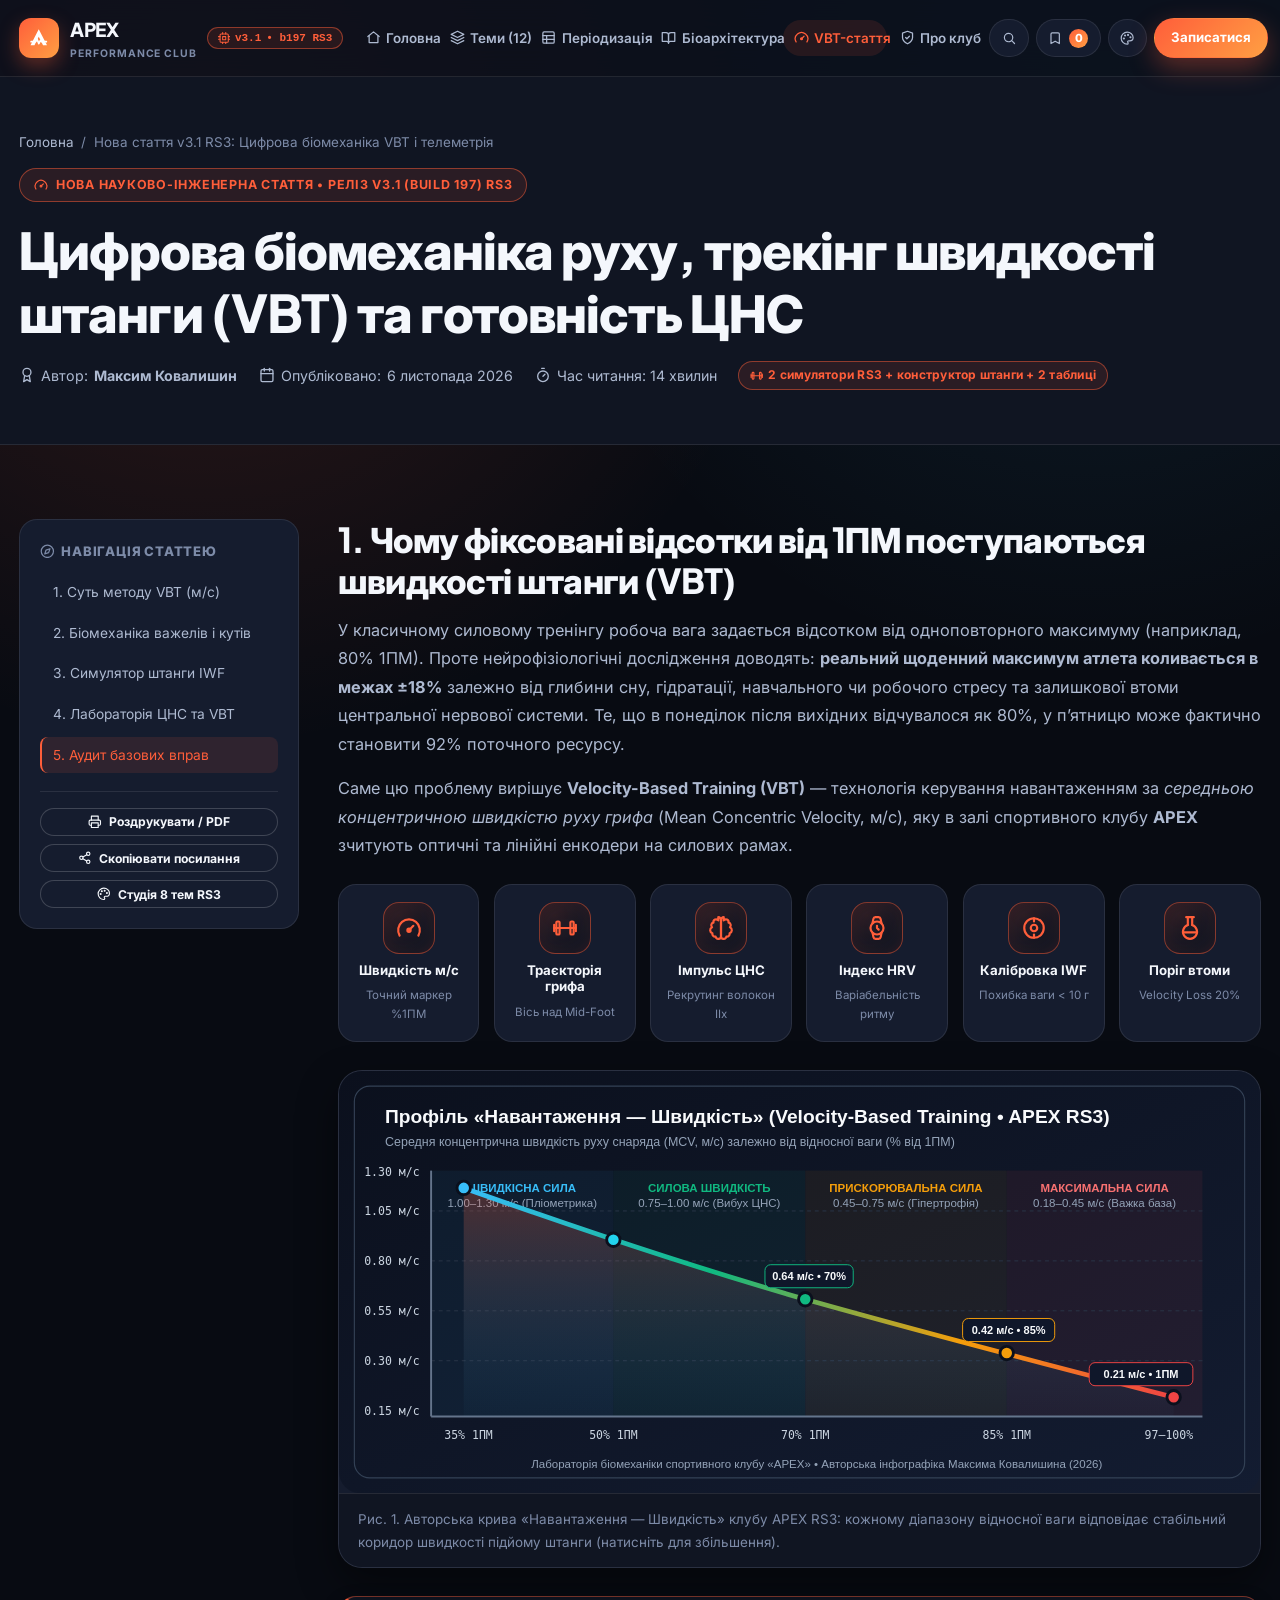
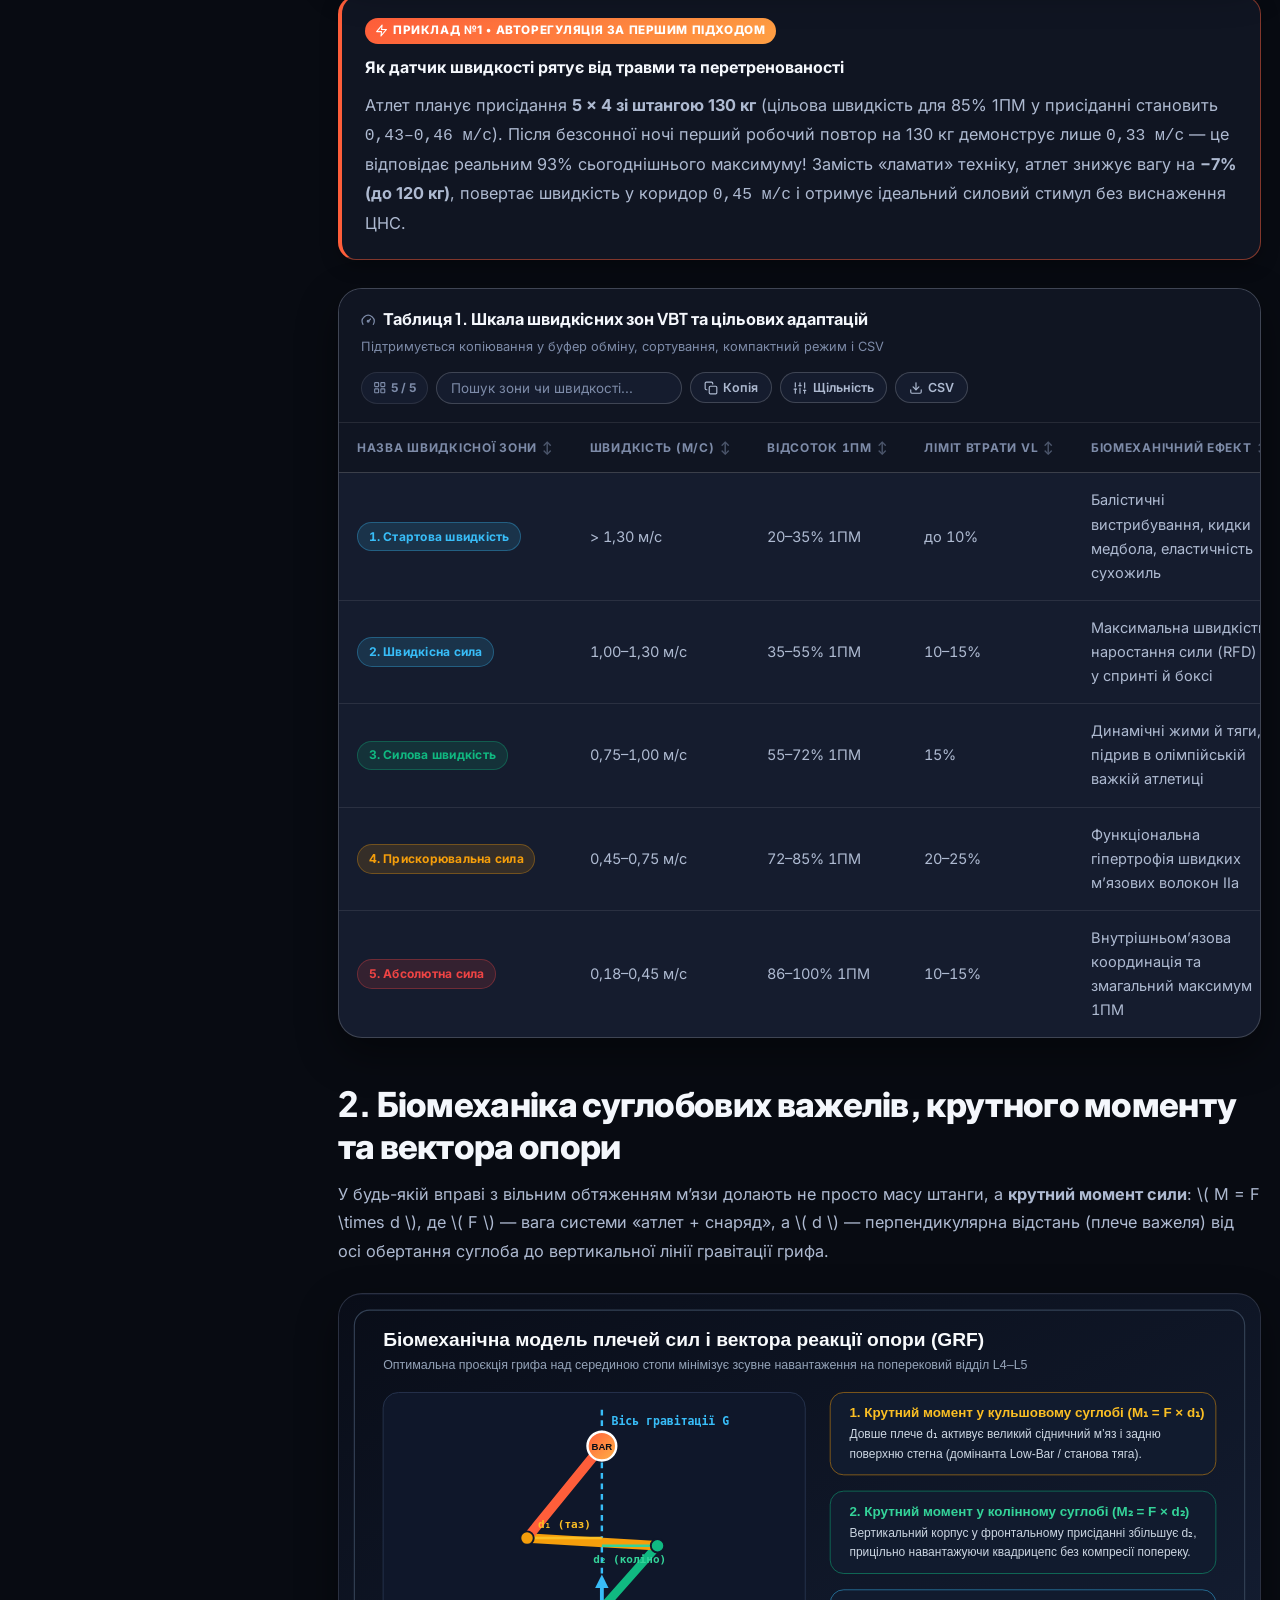
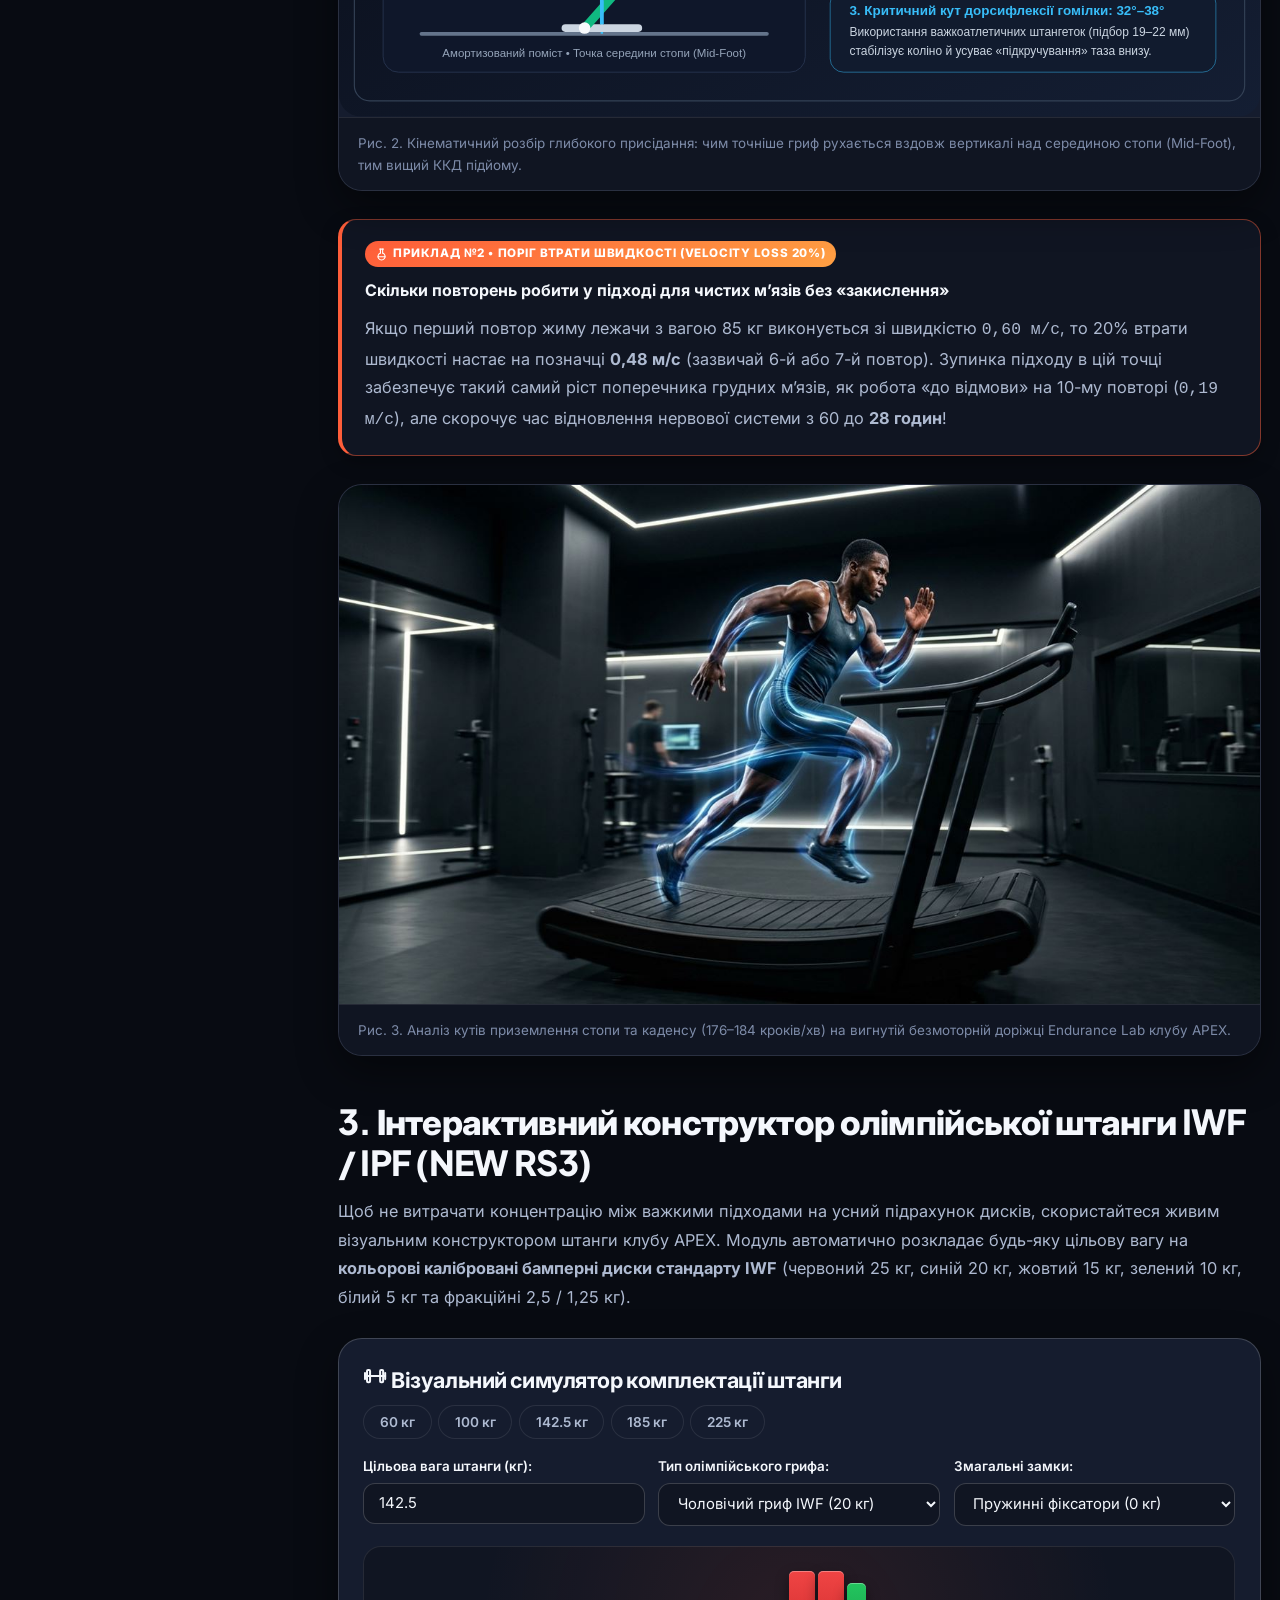
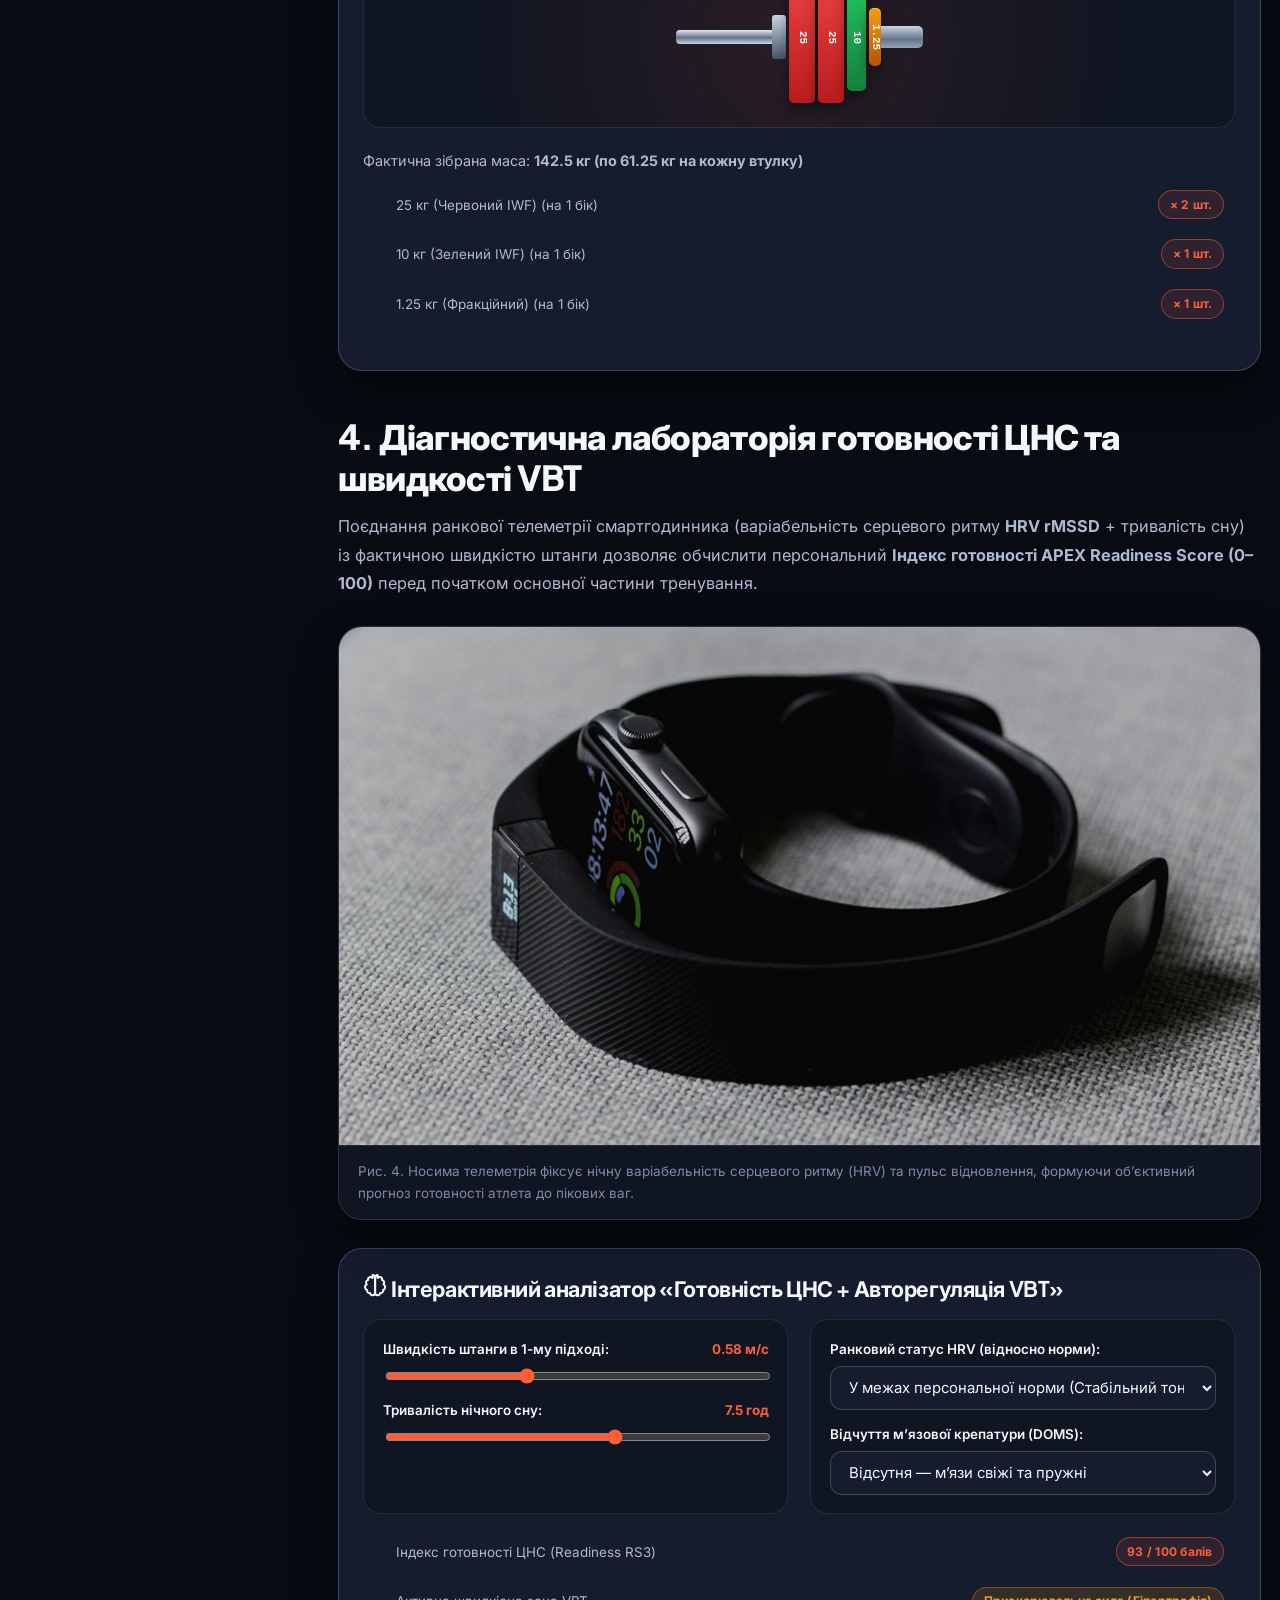
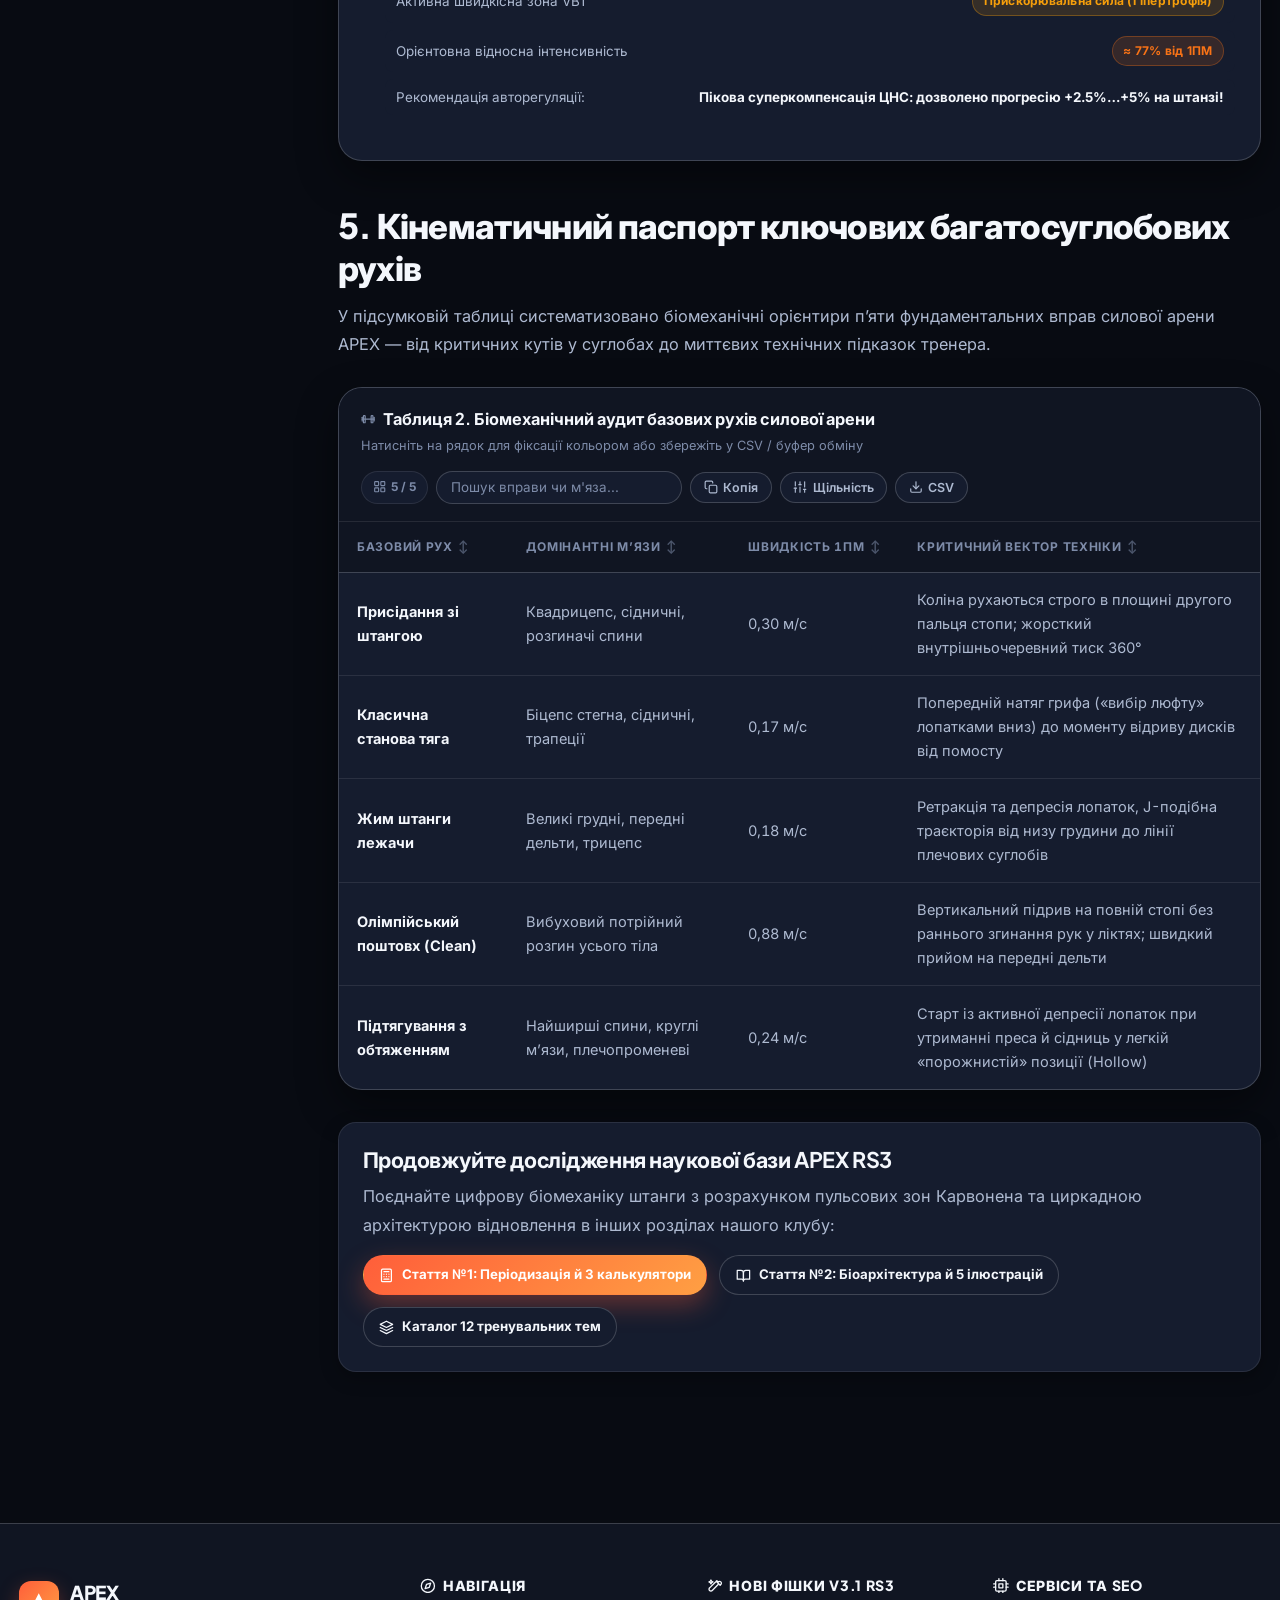
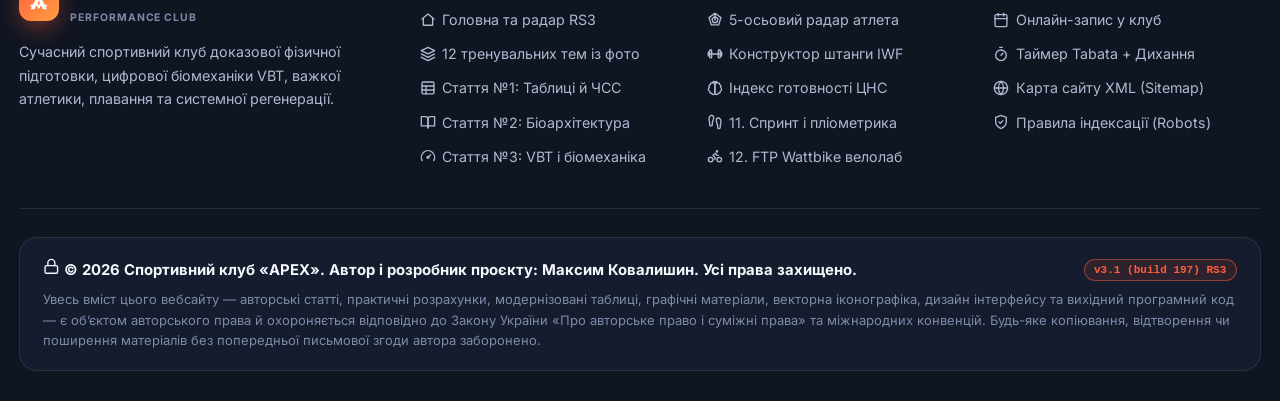
<file: biomechanics.html>
<!DOCTYPE html>
<html lang="uk" data-theme="obsidian">
<head>
  <meta charset="UTF-8">
  <meta name="viewport" content="width=device-width, initial-scale=1">
  <title>Біомеханіка VBT і телеметрія — Спортивний клуб APEX</title>
  <meta name="description" content="Нова стаття Максима Ковалишина v3.1 RS3 про трекінг швидкості штанги VBT, біомеханіку важелів, конструктор дисків та готовність ЦНС.">
  <meta name="author" content="Максим Ковалишин">
  <meta name="theme-color" content="#080b12">
  <link rel="canonical" href="https://maxspartan27.github.io/biomechanics.html">
  <link rel="icon" href="favicon.ico" sizes="any">
  <link rel="icon" type="image/svg+xml" href="favicon.svg">
  <link rel="apple-touch-icon" href="apple-touch-icon.png">
  <link rel="manifest" href="site.webmanifest">

  <meta property="og:type" content="article">
  <meta property="og:locale" content="uk_UA">
  <meta property="og:title" content="Біомеханіка VBT і телеметрія — Спортивний клуб APEX">
  <meta property="og:description" content="Нова стаття Максима Ковалишина v3.1 RS3 про трекінг швидкості штанги VBT, біомеханіку важелів, конструктор дисків та готовність ЦНС.">
  <meta property="og:url" content="https://maxspartan27.github.io/biomechanics.html">
  <meta property="og:image" content="https://maxspartan27.github.io/images/article-biomechanics.jpg">

  <link rel="preconnect" href="https://fonts.googleapis.com">
  <link rel="preconnect" href="https://fonts.gstatic.com" crossorigin>
  <link href="https://fonts.googleapis.com/css2?family=Inter:wght@400;500;600;700&family=Plus+Jakarta+Sans:wght@700;800&display=swap" rel="stylesheet">
  <link rel="stylesheet" href="style.css">

  <script>
    (function () {
      try {
        var t = localStorage.getItem("apex-ui-theme");
        if (["obsidian", "daylight", "biolab", "amethyst", "titan", "cyber", "crimson", "nordic"].indexOf(t) !== -1) {
          document.documentElement.setAttribute("data-theme", t);
        }
        var f = localStorage.getItem("apex-font-scale");
        if (f === "lg" || f === "xl") {
          document.documentElement.setAttribute("data-font-scale", f);
        }
      } catch (e) {}
    })();
  </script>

  <script type="application/ld+json">
  {
    "@context": "https://schema.org",
    "@type": "Article",
    "headline": "Цифрова біомеханіка руху, трекінг швидкості штанги (VBT) та діагностика готовності ЦНС",
    "author": {
      "@type": "Person",
      "name": "Максим Ковалишин"
    },
    "publisher": {
      "@type": "Organization",
      "name": "Спортивний клуб APEX"
    },
    "datePublished": "2026-11-06",
    "dateModified": "2026-11-06",
    "image": "https://maxspartan27.github.io/images/article-biomechanics.jpg"
  }
  </script>
</head>
<body>
  <div class="reading-progress" aria-hidden="true"></div>
  <a class="skip-link" href="#main-content">Перейти до основного вмісту</a>

  <header class="site-header">
    <div class="container header-inner">
      <div class="brand-wrap">
        <a class="brand" href="index.html" aria-label="Спортивний клуб APEX — на головну сторінку">
          <span class="brand-mark" data-icon="apex"></span>
          <span>
            APEX
            <span class="brand-sub">Performance Club</span>
          </span>
        </a>
        <button type="button" class="build-pill" data-open-build title="Відкрити технічний паспорт v3.1 (build 197) RS3">
          <span data-icon="cpu"></span>v3.1 <span>• b197 RS3</span>
        </button>
      </div>

      <nav class="main-nav" id="primary-navigation" aria-label="Головна навігація сайту">
        <a class="nav-link" href="index.html"><span data-icon="home"></span>Головна</a>
        <a class="nav-link" href="topics.html"><span data-icon="layers"></span>Теми (12)</a>
        <a class="nav-link" href="article.html"><span data-icon="table"></span>Періодизація</a>
        <a class="nav-link" href="journal.html"><span data-icon="book"></span>Біоархітектура</a>
        <a class="nav-link active" href="biomechanics.html" aria-current="page"><span data-icon="gauge"></span>VBT-стаття</a>
        <a class="nav-link" href="about.html"><span data-icon="shield"></span>Про клуб</a>
      </nav>

      <div class="header-actions">
        <button type="button" class="icon-action-btn" data-open-palette title="Швидкий пошук по сайту (Ctrl+K)" aria-label="Швидкий пошук по сайту">
          <span data-icon="search"></span>
          <span class="kbd-hint">Ctrl K</span>
        </button>

        <button type="button" class="icon-action-btn" data-open-plan title="Мій персональний список тренувальних тем" aria-label="Відкрити мій план тренувань">
          <span data-icon="bookmark"></span>
          <span class="plan-count-badge">0</span>
        </button>

        <div class="theme-switcher" role="group" aria-label="Швидкий перемикач 8 колірних тем">
          <button type="button" class="theme-btn active" data-set-theme="obsidian" aria-pressed="true" title="Тема Вулкан" aria-label="Тема Вулкан"><span data-icon="flame"></span></button>
          <button type="button" class="theme-btn" data-set-theme="daylight" aria-pressed="false" title="Тема Кварц" aria-label="Тема Кварц"><span data-icon="sun"></span></button>
          <button type="button" class="theme-btn" data-set-theme="biolab" aria-pressed="false" title="Тема Біолаб" aria-label="Тема Біолаб"><span data-icon="activity"></span></button>
          <button type="button" class="theme-btn" data-set-theme="amethyst" aria-pressed="false" title="Тема Імпульс" aria-label="Тема Імпульс"><span data-icon="sparkles"></span></button>
          <button type="button" class="theme-btn" data-set-theme="titan" aria-pressed="false" title="Тема Титан" aria-label="Тема Титан"><span data-icon="award"></span></button>
          <button type="button" class="theme-btn" data-set-theme="cyber" aria-pressed="false" title="Тема Крига" aria-label="Тема Крига"><span data-icon="snowflake"></span></button>
          <button type="button" class="theme-btn" data-set-theme="crimson" aria-pressed="false" title="Тема Рубін (NEW RS3)" aria-label="Тема Рубін"><span data-icon="crimson"></span></button>
          <button type="button" class="theme-btn" data-set-theme="nordic" aria-pressed="false" title="Тема Срібло (NEW RS3)" aria-label="Тема Срібло"><span data-icon="leaf"></span></button>
        </div>

        <button type="button" class="icon-action-btn" data-open-studio title="Відкрити студію 8 тем і розміру шрифту">
          <span data-icon="palette"></span>
          <span class="icon-action-label">Теми</span>
        </button>

        <a class="btn btn-primary btn-sm header-cta-desktop" href="about.html#booking">Записатися</a>

        <button type="button" class="menu-toggle" aria-expanded="false" aria-controls="primary-navigation" aria-label="Відкрити меню навігації"></button>
      </div>
    </div>
  </header>

  <main id="main-content">
    <section class="page-hero">
      <div class="container">
        <ol class="breadcrumbs" aria-label="Навігаційний ланцюжок">
          <li><a href="index.html">Головна</a></li>
          <li aria-hidden="true">/</li>
          <li aria-current="page">Нова стаття v3.1 RS3: Цифрова біомеханіка VBT і телеметрія</li>
        </ol>
        <span class="eyebrow"><span data-icon="gauge"></span>Нова науково-інженерна стаття • Реліз v3.1 (build 197) RS3</span>
        <h1>Цифрова біомеханіка руху, трекінг швидкості штанги (VBT) та готовність ЦНС</h1>
        <div class="article-meta-bar">
          <span class="article-meta-item"><span data-icon="award"></span>Автор: <strong>Максим Ковалишин</strong></span>
          <span class="article-meta-item"><span data-icon="calendar"></span>Опубліковано: <time datetime="2026-11-06">6 листопада 2026</time></span>
          <span class="article-meta-item"><span data-icon="timer"></span>Час читання: 14 хвилин</span>
          <span class="badge badge-accent"><span data-icon="barbell"></span>2 симулятори RS3 + конструктор штанги + 2 таблиці</span>
        </div>
      </div>
    </section>

    <section class="section">
      <div class="container article-layout">
        <!-- Бічна навігація по новій статті -->
        <aside class="article-sidebar" aria-label="Зміст статті про біомеханіку VBT">
          <div class="toc-card">
            <div class="toc-title"><span data-icon="compass"></span>Навігація статтею</div>
            <ul class="toc-list">
              <li><a class="toc-link active" href="#sec-vbt-core">1. Суть методу VBT (м/с)</a></li>
              <li><a class="toc-link" href="#sec-levers">2. Біомеханіка важелів і кутів</a></li>
              <li><a class="toc-link" href="#sec-plate-loader">3. Симулятор штанги IWF</a></li>
              <li><a class="toc-link" href="#sec-vbt-lab">4. Лабораторія ЦНС та VBT</a></li>
              <li><a class="toc-link" href="#sec-kinematics-audit">5. Аудит базових вправ</a></li>
            </ul>
            <div style="margin-top:1.1rem;padding-top:1rem;border-top:1px solid var(--border-subtle);display:flex;flex-direction:column;gap:0.48rem;">
              <button type="button" class="btn btn-outline btn-xs" data-print-page><span data-icon="printer"></span>Роздрукувати / PDF</button>
              <button type="button" class="btn btn-outline btn-xs" data-share-page><span data-icon="share"></span>Скопіювати посилання</button>
              <button type="button" class="btn btn-outline btn-xs" data-open-studio><span data-icon="palette"></span>Студія 8 тем RS3</button>
            </div>
          </div>
        </aside>

        <!-- Основний вміст статті №3 -->
        <article class="article-prose">
          <section id="sec-vbt-core">
            <h2>1. Чому фіксовані відсотки від 1ПМ поступаються швидкості штанги (VBT)</h2>
            <p>
              У класичному силовому тренінгу робоча вага задається відсотком від одноповторного максимуму (наприклад, 80% 1ПМ). Проте нейрофізіологічні дослідження доводять: <strong>реальний щоденний максимум атлета коливається в межах ±18%</strong> залежно від глибини сну, гідратації, навчального чи робочого стресу та залишкової втоми центральної нервової системи. Те, що в понеділок після вихідних відчувалося як 80%, у п’ятницю може фактично становити 92% поточного ресурсу.
            </p>
            <p>
              Саме цю проблему вирішує <strong>Velocity-Based Training (VBT)</strong> — технологія керування навантаженням за <em>середньою концентричною швидкістю руху грифа</em> (Mean Concentric Velocity, м/с), яку в залі спортивного клубу <strong>APEX</strong> зчитують оптичні та лінійні енкодери на силових рамах.
            </p>

            <!-- Піктографічна матриця 6 стовпів телеметрії RS3 -->
            <div class="pictogram-grid" style="margin-block:1.5rem;" aria-label="Шість векторних піктограм цифрової біомеханіки">
              <div class="pictogram-tile">
                <div class="pictogram-glyph" data-icon="gauge"></div>
                <strong>Швидкість м/с</strong>
                <span>Точний маркер %1ПМ</span>
              </div>
              <div class="pictogram-tile">
                <div class="pictogram-glyph" data-icon="barbell"></div>
                <strong>Траєкторія грифа</strong>
                <span>Вісь над Mid-Foot</span>
              </div>
              <div class="pictogram-tile">
                <div class="pictogram-glyph" data-icon="brain"></div>
                <strong>Імпульс ЦНС</strong>
                <span>Рекрутинг волокон IIx</span>
              </div>
              <div class="pictogram-tile">
                <div class="pictogram-glyph" data-icon="watch"></div>
                <strong>Індекс HRV</strong>
                <span>Варіабельність ритму</span>
              </div>
              <div class="pictogram-tile">
                <div class="pictogram-glyph" data-icon="disc"></div>
                <strong>Калібровка IWF</strong>
                <span>Похибка ваги &lt; 10 г</span>
              </div>
              <div class="pictogram-tile">
                <div class="pictogram-glyph" data-icon="flask"></div>
                <strong>Поріг втоми</strong>
                <span>Velocity Loss 20%</span>
              </div>
            </div>

            <figure class="editorial-figure">
              <img
                src="images/diagram-vbt-zones.svg"
                alt="Векторна діаграма чотирьох швидкісних зон штанги VBT від 1.30 м/с до 0.18 м/с залежно від відсотка 1ПМ"
                width="960"
                height="440"
              >
              <figcaption>
                Рис. 1. Авторська крива «Навантаження — Швидкість» клубу APEX RS3: кожному діапазону відносної ваги відповідає стабільний коридор швидкості підйому штанги (натисніть для збільшення).
              </figcaption>
            </figure>

            <div class="example-card">
              <div class="example-header">
                <span class="example-tag"><span data-icon="zap"></span>Приклад №1 • Авторегуляція за першим підходом</span>
                <strong>Як датчик швидкості рятує від травми та перетренованості</strong>
              </div>
              <p style="margin-bottom:0;">
                Атлет планує присідання <strong>5 × 4 зі штангою 130 кг</strong> (цільова швидкість для 85% 1ПМ у присіданні становить <code>0,43–0,46 м/с</code>). Після безсонної ночі перший робочий повтор на 130 кг демонструє лише <code>0,33 м/с</code> — це відповідає реальним 93% сьогоднішнього максимуму! Замість «ламати» техніку, атлет знижує вагу на <strong>−7% (до 120 кг)</strong>, повертає швидкість у коридор <code>0,45 м/с</code> і отримує ідеальний силовий стимул без виснаження ЦНС.
              </p>
            </div>

            <!-- Модернізована таблиця №1: Шкала зон VBT -->
            <div class="table-card">
              <div class="table-toolbar">
                <div class="table-toolbar-title">
                  <strong><span data-icon="gauge"></span>Таблиця 1. Шкала швидкісних зон VBT та цільових адаптацій</strong>
                  <span>Підтримується копіювання у буфер обміну, сортування, компактний режим і CSV</span>
                </div>
                <div class="table-controls">
                  <input
                    type="search"
                    class="table-search"
                    data-table-search="#vbt-zones-table"
                    placeholder="Пошук зони чи швидкості..."
                    aria-label="Пошук у таблиці швидкісних зон VBT"
                  >
                </div>
              </div>

              <div class="table-scroll">
                <table class="modern-table" id="vbt-zones-table">
                  <caption>Класифікація тренувальних зон за середньою концентричною швидкістю штанги</caption>
                  <thead>
                    <tr>
                      <th scope="col" data-sort="text">Назва швидкісної зони</th>
                      <th scope="col" data-sort="num">Швидкість (м/с)</th>
                      <th scope="col" data-sort="num">Відсоток 1ПМ</th>
                      <th scope="col" data-sort="num">Ліміт втрати VL</th>
                      <th scope="col" data-sort="text">Біомеханічний ефект</th>
                    </tr>
                  </thead>
                  <tbody>
                    <tr>
                      <td><span class="badge badge-z1">1. Стартова швидкість</span></td>
                      <td data-value="1.35">&gt; 1,30 м/с</td>
                      <td data-value="30">20–35% 1ПМ</td>
                      <td data-value="10">до 10%</td>
                      <td>Балістичні вистрибування, кидки медбола, еластичність сухожиль</td>
                    </tr>
                    <tr>
                      <td><span class="badge badge-z1">2. Швидкісна сила</span></td>
                      <td data-value="1.1">1,00–1,30 м/с</td>
                      <td data-value="45">35–55% 1ПМ</td>
                      <td data-value="12">10–15%</td>
                      <td>Максимальна швидкість наростання сили (RFD) у спринті й боксі</td>
                    </tr>
                    <tr>
                      <td><span class="badge badge-z2">3. Силова швидкість</span></td>
                      <td data-value="0.85">0,75–1,00 м/с</td>
                      <td data-value="65">55–72% 1ПМ</td>
                      <td data-value="15">15%</td>
                      <td>Динамічні жими й тяги, підрив в олімпійській важкій атлетиці</td>
                    </tr>
                    <tr>
                      <td><span class="badge badge-z3">4. Прискорювальна сила</span></td>
                      <td data-value="0.58">0,45–0,75 м/с</td>
                      <td data-value="78">72–85% 1ПМ</td>
                      <td data-value="20">20–25%</td>
                      <td>Функціональна гіпертрофія швидких м’язових волокон IIa</td>
                    </tr>
                    <tr>
                      <td><span class="badge badge-z5">5. Абсолютна сила</span></td>
                      <td data-value="0.28">0,18–0,45 м/с</td>
                      <td data-value="92">86–100% 1ПМ</td>
                      <td data-value="15">10–15%</td>
                      <td>Внутрішньом’язова координація та змагальний максимум 1ПМ</td>
                    </tr>
                  </tbody>
                </table>
              </div>
              <div class="table-scroll-hint">↔ Проведіть пальцем горизонтально для огляду всіх стовпців</div>
            </div>
          </section>

          <section id="sec-levers">
            <h2>2. Біомеханіка суглобових важелів, крутного моменту та вектора опори</h2>
            <p>
              У будь-якій вправі з вільним обтяженням м’язи долають не просто масу штанги, а <strong>крутний момент сили</strong>: \( M = F \times d \), де \( F \) — вага системи «атлет + снаряд», а \( d \) — перпендикулярна відстань (плече важеля) від осі обертання суглоба до вертикальної лінії гравітації грифа.
            </p>

            <figure class="editorial-figure">
              <img
                src="images/diagram-force-vectors.svg"
                alt="Інженерна схема плечей крутного моменту таза d1, коліна d2 та осі гравітації штанги над серединою стопи"
                width="960"
                height="440"
                loading="lazy"
              >
              <figcaption>
                Рис. 2. Кінематичний розбір глибокого присідання: чим точніше гриф рухається вздовж вертикалі над серединою стопи (Mid-Foot), тим вищий ККД підйому.
              </figcaption>
            </figure>

            <div class="example-card">
              <div class="example-header">
                <span class="example-tag"><span data-icon="flask"></span>Приклад №2 • Поріг втрати швидкості (Velocity Loss 20%)</span>
                <strong>Скільки повторень робити у підході для чистих м’язів без «закислення»</strong>
              </div>
              <p style="margin-bottom:0;">
                Якщо перший повтор жиму лежачи з вагою 85 кг виконується зі швидкістю <code>0,60 м/с</code>, то 20% втрати швидкості настає на позначці <strong>0,48 м/с</strong> (зазвичай 6-й або 7-й повтор). Зупинка підходу в цій точці забезпечує такий самий ріст поперечника грудних м’язів, як робота «до відмови» на 10-му повторі (<code>0,19 м/с</code>), але скорочує час відновлення нервової системи з 60 до <strong>28 годин</strong>!
              </p>
            </div>

            <figure class="editorial-figure">
              <img
                src="images/article-biomechanics.jpg"
                alt="Спортсмен біжить на вигнутій безмоторній доріжці у біомеханічній лабораторії з візуалізацією кінематичних ліній"
                width="1280"
                height="720"
                loading="lazy"
              >
              <figcaption>
                Рис. 3. Аналіз кутів приземлення стопи та каденсу (176–184 кроків/хв) на вигнутій безмоторній доріжці Endurance Lab клубу APEX.
              </figcaption>
            </figure>
          </section>

          <section id="sec-plate-loader">
            <h2>3. Інтерактивний конструктор олімпійської штанги IWF / IPF (NEW RS3)</h2>
            <p>
              Щоб не витрачати концентрацію між важкими підходами на усний підрахунок дисків, скористайтеся живим візуальним конструктором штанги клубу APEX. Модуль автоматично розкладає будь-яку цільову вагу на <strong>кольорові калібровані бамперні диски стандарту IWF</strong> (червоний 25 кг, синій 20 кг, жовтий 15 кг, зелений 10 кг, білий 5 кг та фракційні 2,5 / 1,25 кг).
            </p>

            <div class="plate-loader-box" id="plate-loader-widget">
              <div style="display:flex;flex-wrap:wrap;align-items:center;justify-content:space-between;gap:0.75rem;">
                <h3 style="margin:0;"><span data-icon="barbell"></span> Візуальний симулятор комплектації штанги</h3>
                <div style="display:flex;flex-wrap:wrap;gap:0.4rem;">
                  <button type="button" class="filter-btn" data-plate-preset="60">60 кг</button>
                  <button type="button" class="filter-btn" data-plate-preset="100">100 кг</button>
                  <button type="button" class="filter-btn" data-plate-preset="142.5">142.5 кг</button>
                  <button type="button" class="filter-btn" data-plate-preset="185">185 кг</button>
                  <button type="button" class="filter-btn" data-plate-preset="225">225 кг</button>
                </div>
              </div>

              <div class="grid-3" style="margin-top:1rem;gap:0.85rem;">
                <div class="form-group" style="margin-bottom:0;">
                  <label for="plate-target-weight">Цільова вага штанги (кг):</label>
                  <input type="number" id="plate-target-weight" class="form-control" min="15" max="340" step="2.5" value="142.5">
                </div>
                <div class="form-group" style="margin-bottom:0;">
                  <label for="plate-bar-weight">Тип олімпійського грифа:</label>
                  <select id="plate-bar-weight" class="form-control">
                    <option value="20" selected>Чоловічий гриф IWF (20 кг)</option>
                    <option value="15">Жіночий гриф IWF (15 кг)</option>
                  </select>
                </div>
                <div class="form-group" style="margin-bottom:0;">
                  <label for="plate-collar-weight">Змагальні замки:</label>
                  <select id="plate-collar-weight" class="form-control">
                    <option value="0" selected>Пружинні фіксатори (0 кг)</option>
                    <option value="5">Хромовані замки IWF (5 кг пара)</option>
                  </select>
                </div>
              </div>

              <div class="barbell-visualizer" aria-label="Графічна візуалізація правої втулки олімпійської штанги з дисками">
                <div class="barbell-assembly">
                  <div class="barbell-shaft-left"></div>
                  <div class="barbell-flange"></div>
                  <div class="barbell-plates-stack" id="barbell-plates-stack"></div>
                  <div class="barbell-collar-lock" id="barbell-collar-visual" hidden title="Змагальний замок 2.5 кг"></div>
                  <div class="barbell-sleeve-tip"></div>
                </div>
              </div>

              <p style="font-size:0.9rem;margin-bottom:0.5rem;">
                Фактична зібрана маса: <strong id="plate-actual-total">142.5 кг</strong>
              </p>
              <ul class="zone-result-list" id="plate-summary-list" aria-live="polite"></ul>
            </div>
          </section>

          <section id="sec-vbt-lab">
            <h2>4. Діагностична лабораторія готовності ЦНС та швидкості VBT</h2>
            <p>
              Поєднання ранкової телеметрії смартгодинника (варіабельність серцевого ритму <strong>HRV rMSSD</strong> + тривалість сну) із фактичною швидкістю штанги дозволяє обчислити персональний <strong>Індекс готовності APEX Readiness Score (0–100)</strong> перед початком основної частини тренування.
            </p>

            <figure class="editorial-figure">
              <img
                src="images/feature-telemetry.jpg"
                alt="Спортивний смартгодинник та біометричний фітнес-трекер з кільцями активності для контролю пульсу і сну"
                width="1280"
                height="720"
                loading="lazy"
              >
              <figcaption>
                Рис. 4. Носима телеметрія фіксує нічну варіабельність серцевого ритму (HRV) та пульс відновлення, формуючи об’єктивний прогноз готовності атлета до пікових ваг.
              </figcaption>
            </figure>

            <div class="calc-panel" id="vbt-readiness-widget">
              <h3 style="margin-top:0;"><span data-icon="brain"></span> Інтерактивний аналізатор «Готовність ЦНС + Авторегуляція VBT»</h3>
              <div class="calc-grid">
                <div class="calc-output">
                  <div class="form-group">
                    <label for="vbt-speed" style="display:flex;justify-content:space-between;">
                      <span>Швидкість штанги в 1-му підході:</span>
                      <strong id="vbt-speed-label" style="color:var(--accent-primary);">0.58 м/с</strong>
                    </label>
                    <input type="range" id="vbt-speed" class="radar-range" min="0.20" max="1.25" step="0.02" value="0.58">
                  </div>

                  <div class="form-group">
                    <label for="vbt-sleep" style="display:flex;justify-content:space-between;">
                      <span>Тривалість нічного сну:</span>
                      <strong id="vbt-sleep-label" style="color:var(--accent-primary);">7.5 год</strong>
                    </label>
                    <input type="range" id="vbt-sleep" class="radar-range" min="4.5" max="9.5" step="0.5" value="7.5">
                  </div>
                </div>

                <div class="calc-output">
                  <div class="form-group">
                    <label for="vbt-hrv">Ранковий статус HRV (відносно норми):</label>
                    <select id="vbt-hrv" class="form-control">
                      <option value="12">Вище базового коридору (+10% • Суперкомпенсація)</option>
                      <option value="5" selected>У межах персональної норми (Стабільний тонус)</option>
                      <option value="-10">Нижче норми на 10–15% (Неповне відновлення)</option>
                      <option value="-22">Різке просідання HRV (&gt;20% • Перевантаження)</option>
                    </select>
                  </div>

                  <div class="form-group" style="margin-bottom:0;">
                    <label for="vbt-doms">Відчуття м’язової крепатури (DOMS):</label>
                    <select id="vbt-doms" class="form-control">
                      <option value="5" selected>Відсутня — м’язи свіжі та пружні</option>
                      <option value="-4">Легка локальна чутливість після попередньої сесії</option>
                      <option value="-14">Виражена крепатура та скутість амплітуди</option>
                    </select>
                  </div>
                </div>
              </div>

              <ul class="zone-result-list" id="vbt-lab-output" style="margin-top:1rem;" aria-live="polite"></ul>
            </div>
          </section>

          <section id="sec-kinematics-audit">
            <h2>5. Кінематичний паспорт ключових багатосуглобових рухів</h2>
            <p>
              У підсумковій таблиці систематизовано біомеханічні орієнтири п’яти фундаментальних вправ силової арени APEX — від критичних кутів у суглобах до миттєвих технічних підказок тренера.
            </p>

            <div class="table-card">
              <div class="table-toolbar">
                <div class="table-toolbar-title">
                  <strong><span data-icon="barbell"></span>Таблиця 2. Біомеханічний аудит базових рухів силової арени</strong>
                  <span>Натисніть на рядок для фіксації кольором або збережіть у CSV / буфер обміну</span>
                </div>
                <div class="table-controls">
                  <input
                    type="search"
                    class="table-search"
                    data-table-search="#kinematics-audit-table"
                    placeholder="Пошук вправи чи м'яза..."
                    aria-label="Пошук у таблиці біомеханічного аудиту"
                  >
                </div>
              </div>

              <div class="table-scroll">
                <table class="modern-table" id="kinematics-audit-table">
                  <caption>Кінематичні параметри та типові технічні корекції базових вправ</caption>
                  <thead>
                    <tr>
                      <th scope="col" data-sort="text">Базовий рух</th>
                      <th scope="col" data-sort="text">Домінантні м’язи</th>
                      <th scope="col" data-sort="num">Швидкість 1ПМ</th>
                      <th scope="col" data-sort="text">Критичний вектор техніки</th>
                    </tr>
                  </thead>
                  <tbody>
                    <tr>
                      <td><strong>Присідання зі штангою</strong></td>
                      <td>Квадрицепс, сідничні, розгиначі спини</td>
                      <td data-value="0.30">0,30 м/с</td>
                      <td>Коліна рухаються строго в площині другого пальця стопи; жорсткий внутрішньочеревний тиск 360°</td>
                    </tr>
                    <tr>
                      <td><strong>Класична станова тяга</strong></td>
                      <td>Біцепс стегна, сідничні, трапеції</td>
                      <td data-value="0.17">0,17 м/с</td>
                      <td>Попередній натяг грифа («вибір люфту» лопатками вниз) до моменту відриву дисків від помосту</td>
                    </tr>
                    <tr>
                      <td><strong>Жим штанги лежачи</strong></td>
                      <td>Великі грудні, передні дельти, трицепс</td>
                      <td data-value="0.18">0,18 м/с</td>
                      <td>Ретракція та депресія лопаток, J-подібна траєкторія від низу грудини до лінії плечових суглобів</td>
                    </tr>
                    <tr>
                      <td><strong>Олімпійський поштовх (Clean)</strong></td>
                      <td>Вибуховий потрійний розгин усього тіла</td>
                      <td data-value="0.88">0,88 м/с</td>
                      <td>Вертикальний підрив на повній стопі без раннього згинання рук у ліктях; швидкий прийом на передні дельти</td>
                    </tr>
                    <tr>
                      <td><strong>Підтягування з обтяженням</strong></td>
                      <td>Найширші спини, круглі м’язи, плечопроменеві</td>
                      <td data-value="0.24">0,24 м/с</td>
                      <td>Старт із активної депресії лопаток при утриманні преса й сідниць у легкій «порожнистій» позиції (Hollow)</td>
                    </tr>
                  </tbody>
                </table>
              </div>
              <div class="table-scroll-hint">↔ Гортайте таблицю горизонтально на вузькому екрані</div>
            </div>

            <div class="card" style="margin-top:2rem;">
              <h3>Продовжуйте дослідження наукової бази APEX RS3</h3>
              <p>
                Поєднайте цифрову біомеханіку штанги з розрахунком пульсових зон Карвонена та циркадною архітектурою відновлення в інших розділах нашого клубу:
              </p>
              <div style="display:flex;flex-wrap:wrap;gap:0.75rem;">
                <a class="btn btn-primary btn-sm" href="article.html"><span data-icon="calculator"></span>Стаття №1: Періодизація й 3 калькулятори</a>
                <a class="btn btn-outline btn-sm" href="journal.html"><span data-icon="book"></span>Стаття №2: Біоархітектура й 5 ілюстрацій</a>
                <a class="btn btn-outline btn-sm" href="topics.html"><span data-icon="layers"></span>Каталог 12 тренувальних тем</a>
              </div>
            </div>
          </section>
        </article>
      </div>
    </section>
  </main>

  <footer class="site-footer">
    <div class="container">
      <div class="footer-grid">
        <div>
          <a class="brand" href="index.html">
            <span class="brand-mark" data-icon="apex"></span>
            <span>
              APEX
              <span class="brand-sub">Performance Club</span>
            </span>
          </a>
          <p style="margin-top:0.9rem;font-size:0.89rem;">
            Сучасний спортивний клуб доказової фізичної підготовки, цифрової біомеханіки VBT, важкої атлетики, плавання та системної регенерації.
          </p>
        </div>

        <div>
          <h2 class="footer-heading"><span data-icon="compass"></span>Навігація</h2>
          <ul class="footer-links">
            <li><a href="index.html"><span data-icon="home"></span>Головна та радар RS3</a></li>
            <li><a href="topics.html"><span data-icon="layers"></span>12 тренувальних тем із фото</a></li>
            <li><a href="article.html"><span data-icon="table"></span>Стаття №1: Таблиці й ЧСС</a></li>
            <li><a href="journal.html"><span data-icon="book"></span>Стаття №2: Біоархітектура</a></li>
            <li><a href="biomechanics.html"><span data-icon="gauge"></span>Стаття №3: VBT і біомеханіка</a></li>
          </ul>
        </div>

        <div>
          <h2 class="footer-heading"><span data-icon="wand"></span>Нові фішки v3.1 RS3</h2>
          <ul class="footer-links">
            <li><a href="index.html#radar-section"><span data-icon="radar"></span>5-осьовий радар атлета</a></li>
            <li><a href="#sec-plate-loader"><span data-icon="barbell"></span>Конструктор штанги IWF</a></li>
            <li><a href="#sec-vbt-lab"><span data-icon="brain"></span>Індекс готовності ЦНС</a></li>
            <li><a href="topics.html#sprint"><span data-icon="footprints"></span>11. Спринт і пліометрика</a></li>
            <li><a href="topics.html#cycling"><span data-icon="bike"></span>12. FTP Wattbike велолаб</a></li>
          </ul>
        </div>

        <div>
          <h2 class="footer-heading"><span data-icon="cpu"></span>Сервіси та SEO</h2>
          <ul class="footer-links">
            <li><a href="about.html#booking"><span data-icon="calendar"></span>Онлайн-запис у клуб</a></li>
            <li><a href="topics.html#apex-timer-section"><span data-icon="timer"></span>Таймер Tabata + Дихання</a></li>
            <li><a href="sitemap.xml"><span data-icon="globe"></span>Карта сайту XML (Sitemap)</a></li>
            <li><a href="robots.txt"><span data-icon="shield"></span>Правила індексації (Robots)</a></li>
          </ul>
        </div>
      </div>

      <div class="footer-legal">
        <p class="copyright-primary">
          <span><span data-icon="lock"></span> <strong>© 2026 Спортивний клуб «APEX». Автор і розробник проєкту: Максим Ковалишин. Усі права захищено.</strong></span>
          <button type="button" class="build-pill" data-open-build>v3.1 (build 197) RS3</button>
        </p>
        <p class="copyright-secondary">
          Увесь вміст цього вебсайту — авторські статті, практичні розрахунки, модернізовані таблиці, графічні матеріали, векторна іконографіка, дизайн інтерфейсу та вихідний програмний код — є об’єктом авторського права й охороняється відповідно до Закону України «Про авторське право і суміжні права» та міжнародних конвенцій. Будь-яке копіювання, відтворення чи поширення матеріалів без попередньої письмової згоди автора заборонено.
        </p>
      </div>
    </div>
  </footer>

  <button type="button" class="back-to-top" aria-label="Прокрутити сторінку вгору"></button>
  <script src="script.js"></script>
</body>
</html>
</file>
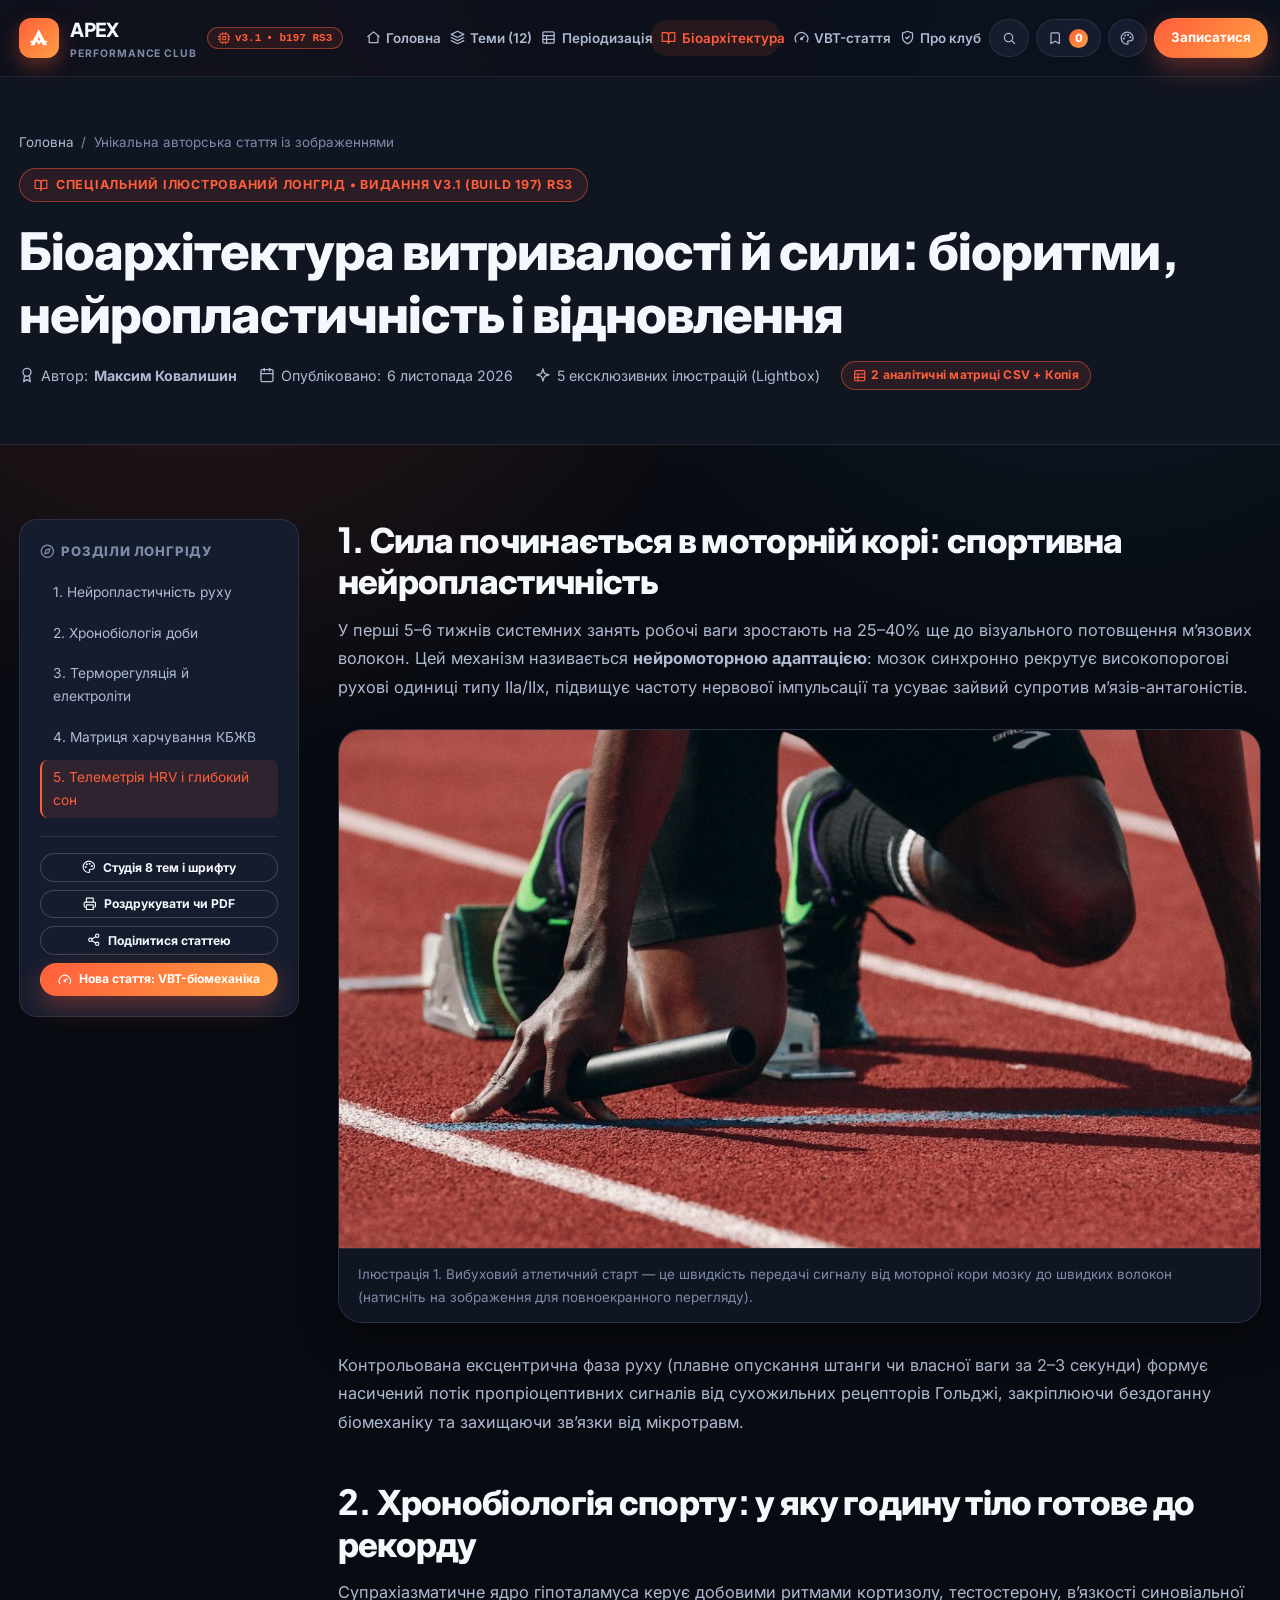
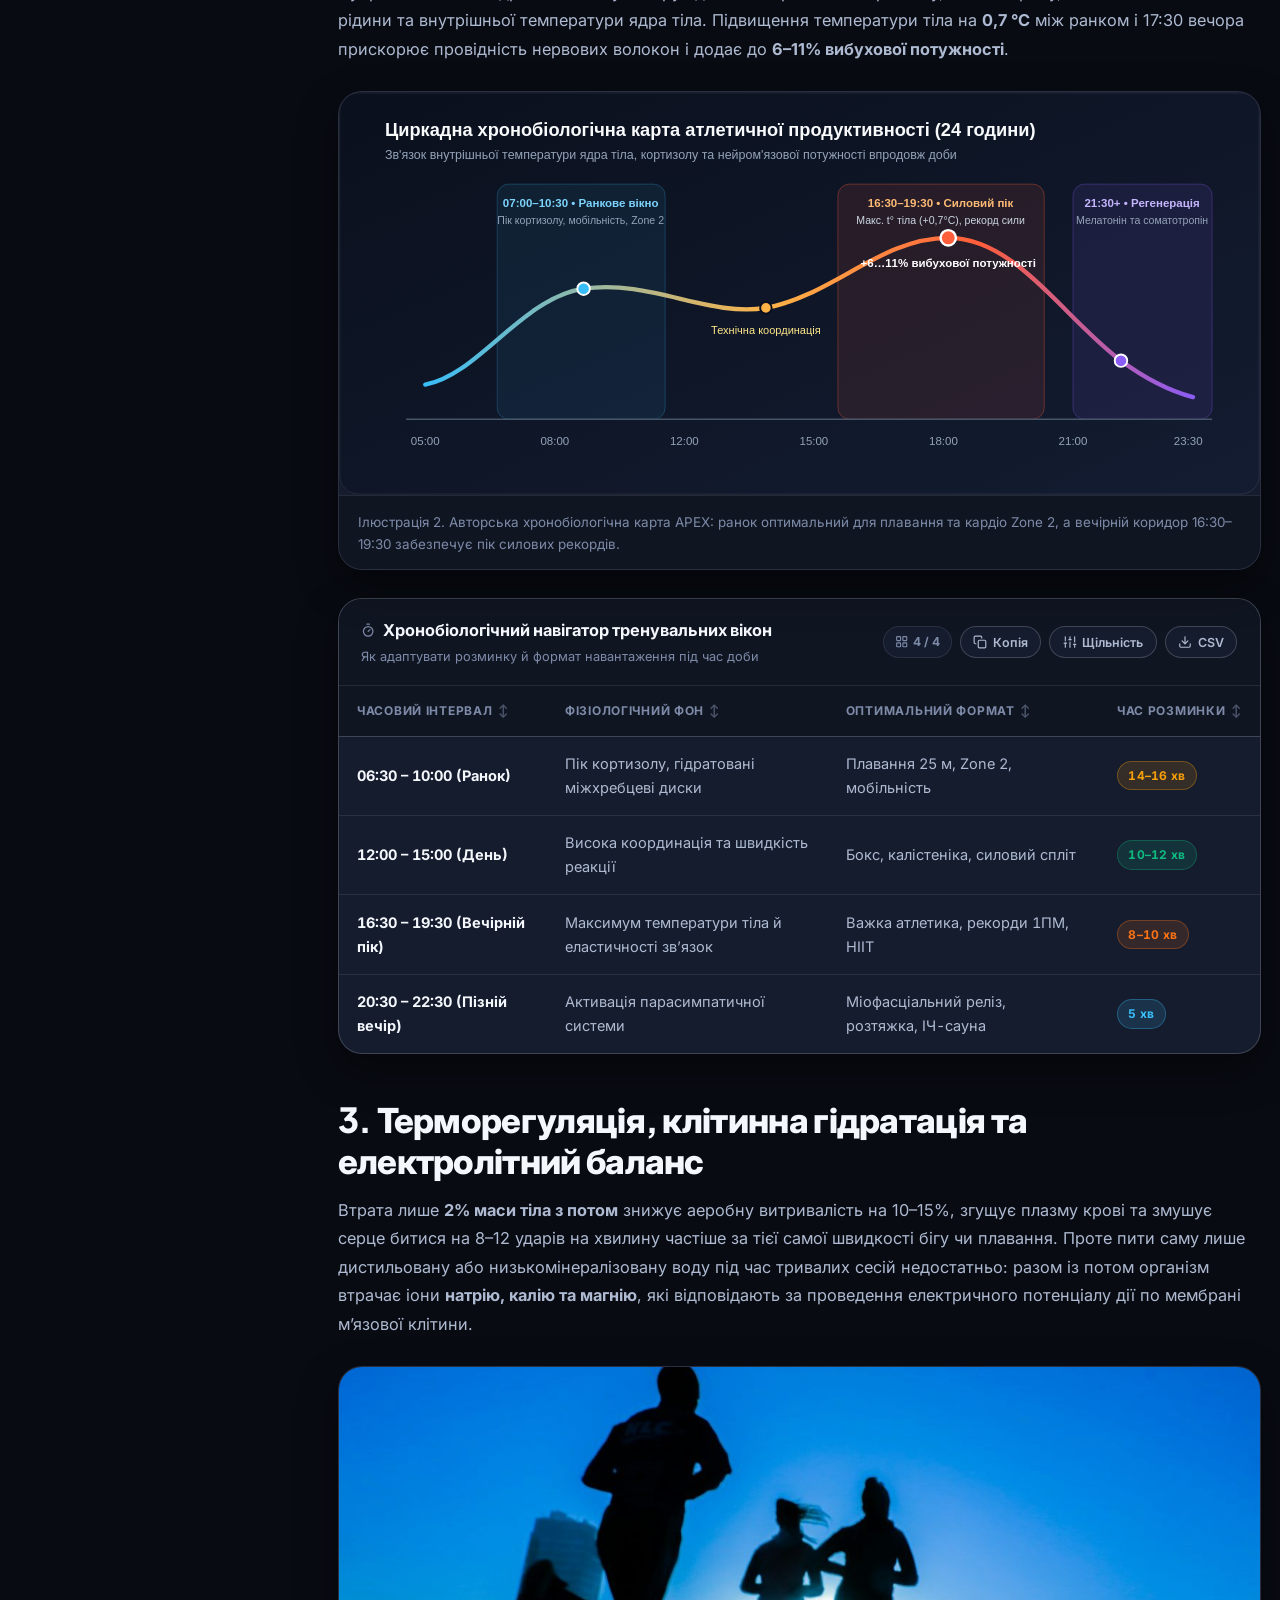
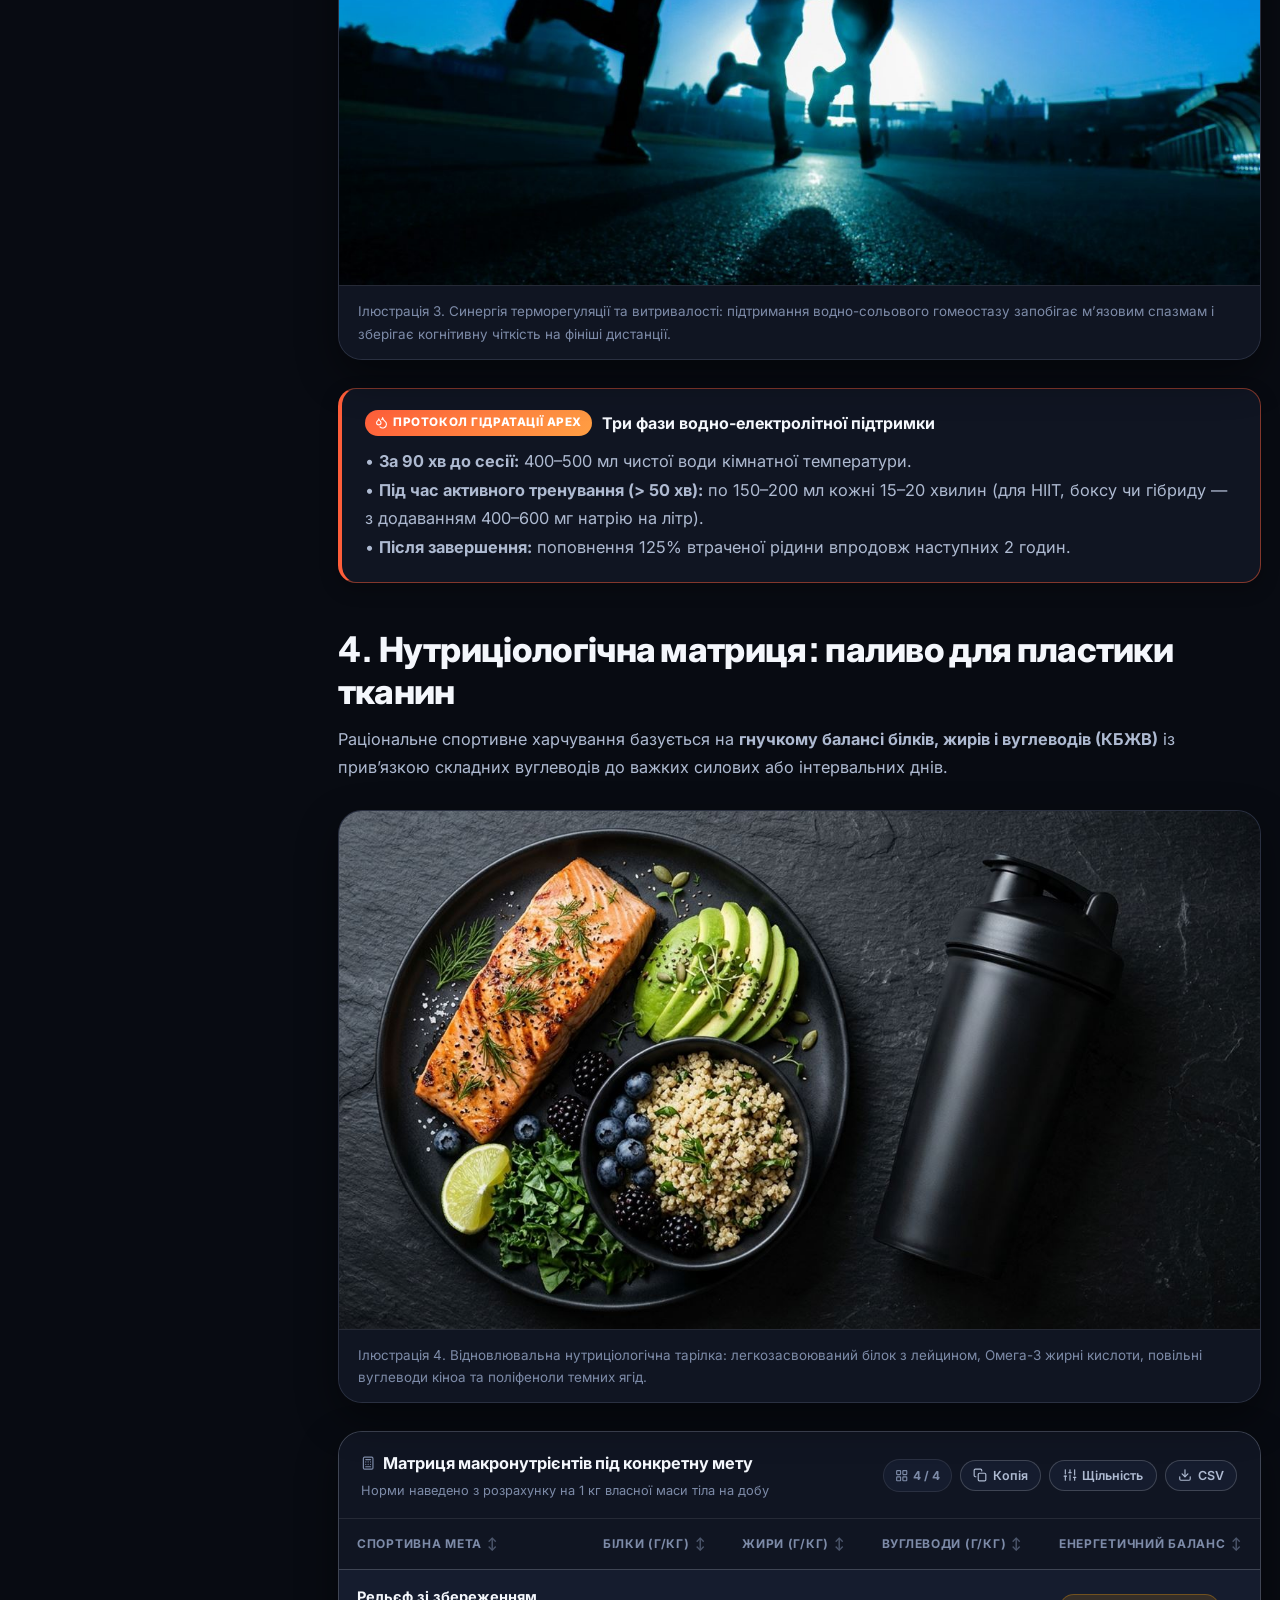
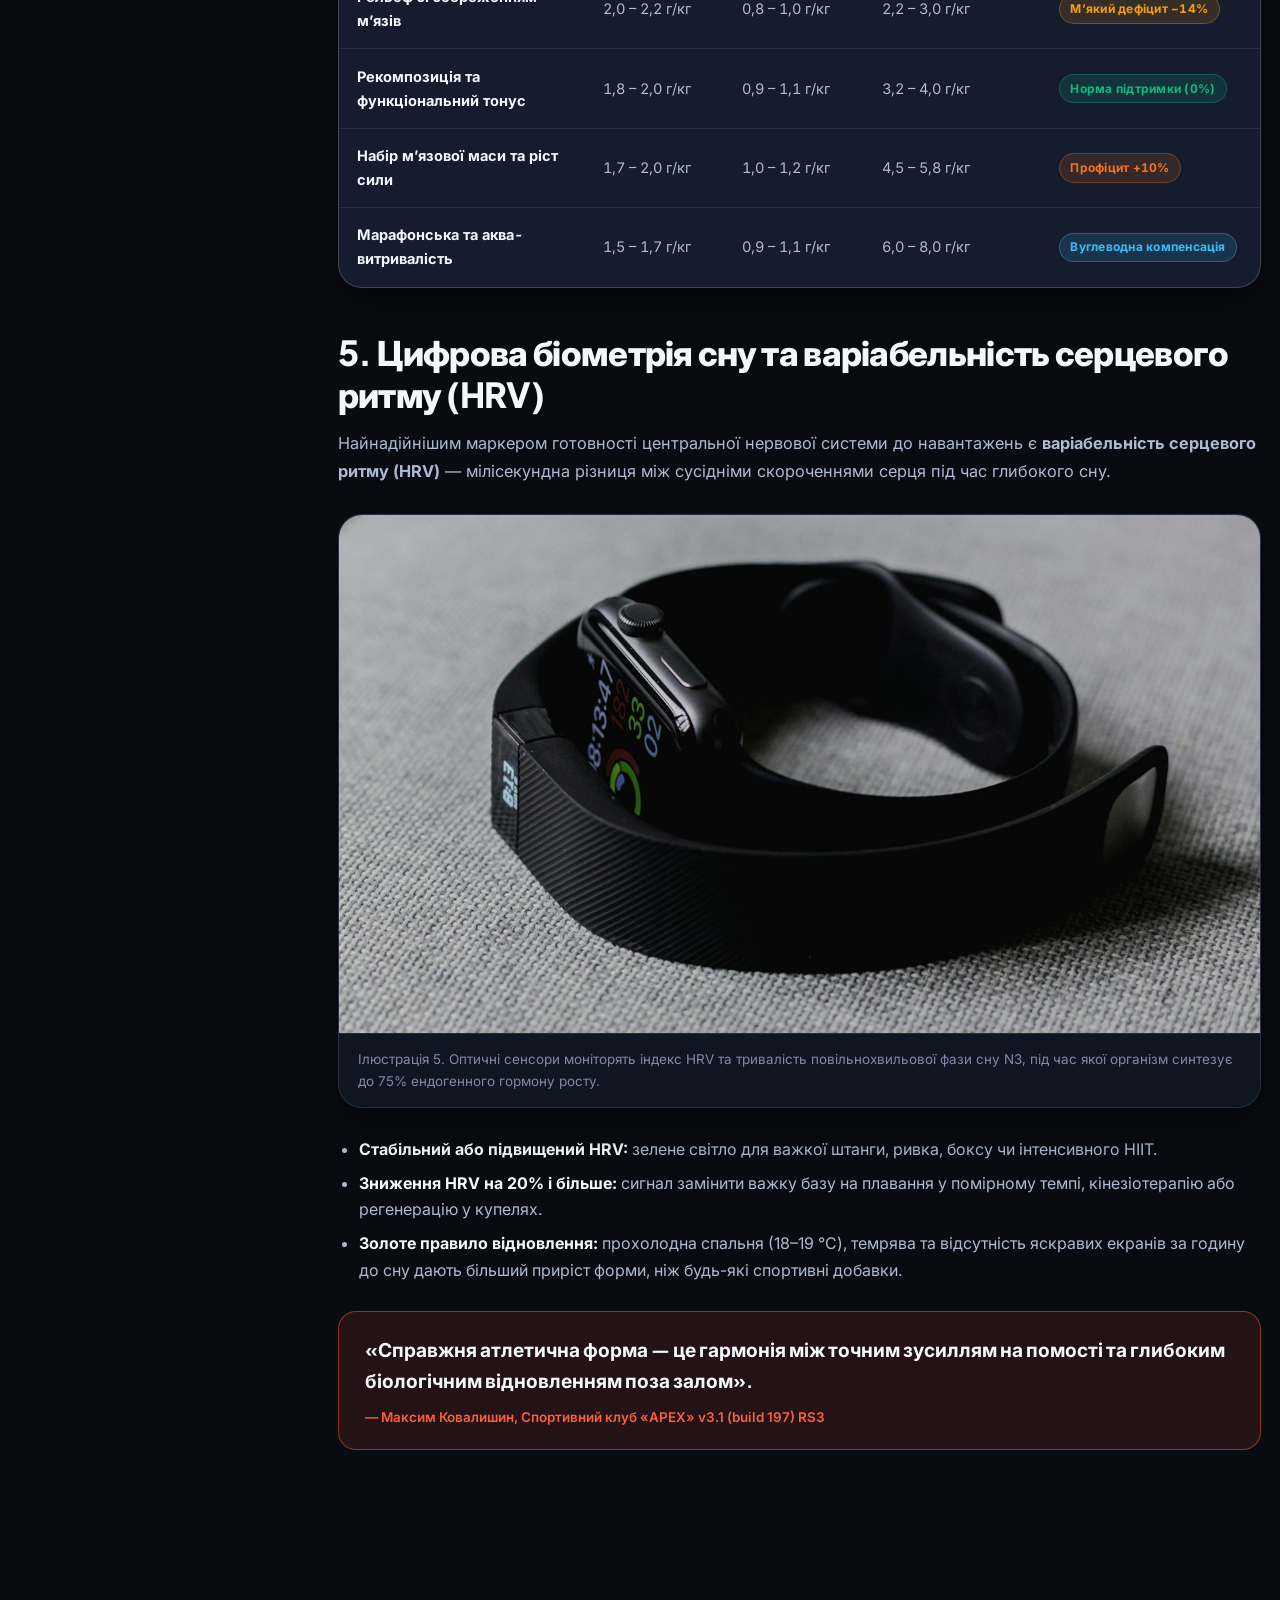
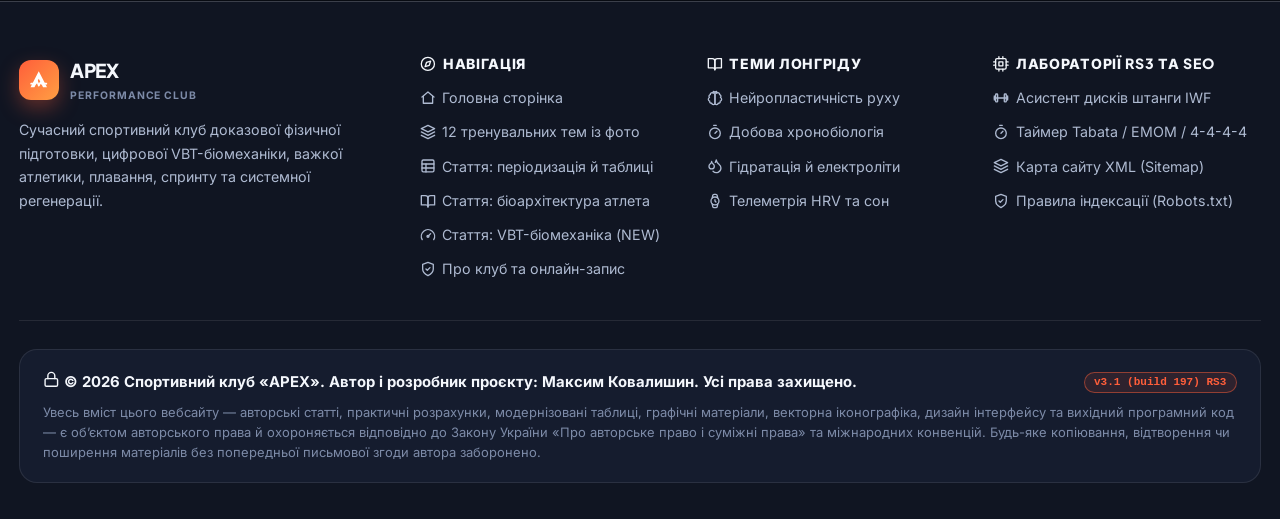
<file: journal.html>
<!DOCTYPE html>
<html lang="uk" data-theme="obsidian">
<head>
  <meta charset="UTF-8">
  <meta name="viewport" content="width=device-width, initial-scale=1">
  <title>Біоархітектура атлета — Спортивний клуб APEX</title>
  <meta name="description" content="Унікальна ілюстрована стаття про циркадні біоритми, нейропластичність, гідратацію, спортивне харчування та відновлення атлета.">
  <meta name="author" content="Максим Ковалишин">
  <meta name="theme-color" content="#080b12">
  <link rel="canonical" href="https://maxspartan27.github.io/journal.html">
  <link rel="icon" href="favicon.ico" sizes="any">
  <link rel="icon" type="image/svg+xml" href="favicon.svg">
  <link rel="apple-touch-icon" href="apple-touch-icon.png">
  <link rel="manifest" href="site.webmanifest">

  <meta property="og:type" content="article">
  <meta property="og:locale" content="uk_UA">
  <meta property="og:title" content="Біоархітектура атлета — Спортивний клуб APEX">
  <meta property="og:description" content="Унікальна ілюстрована стаття про циркадні біоритми, нейропластичність, гідратацію, спортивне харчування та відновлення атлета.">
  <meta property="og:url" content="https://maxspartan27.github.io/journal.html">
  <meta property="og:image" content="https://maxspartan27.github.io/images/feature-neuro.jpg">

  <link rel="preconnect" href="https://fonts.googleapis.com">
  <link rel="preconnect" href="https://fonts.gstatic.com" crossorigin>
  <link href="https://fonts.googleapis.com/css2?family=Inter:wght@400;500;600;700&family=Plus+Jakarta+Sans:wght@700;800&display=swap" rel="stylesheet">
  <link rel="stylesheet" href="style.css">

  <script>
    (function () {
      try {
        var t = localStorage.getItem("apex-ui-theme");
        if (["obsidian", "daylight", "biolab", "amethyst", "titan", "cyber", "crimson", "nordic"].indexOf(t) !== -1) {
          document.documentElement.setAttribute("data-theme", t);
        }
        var f = localStorage.getItem("apex-font-scale");
        if (f === "lg" || f === "xl") {
          document.documentElement.setAttribute("data-font-scale", f);
        }
      } catch (e) {}
    })();
  </script>

  <script type="application/ld+json">
  {
    "@context": "https://schema.org",
    "@type": "Article",
    "headline": "Біоархітектура витривалості й сили: біоритми, нейропластичність і відновлення",
    "author": {
      "@type": "Person",
      "name": "Максим Ковалишин"
    },
    "publisher": {
      "@type": "Organization",
      "name": "Спортивний клуб APEX"
    },
    "datePublished": "2026-11-06",
    "dateModified": "2026-11-06",
    "image": "https://maxspartan27.github.io/images/feature-neuro.jpg"
  }
  </script>
</head>
<body>
  <div class="reading-progress" aria-hidden="true"></div>
  <a class="skip-link" href="#main-content">Перейти до основного вмісту</a>

  <header class="site-header">
    <div class="container header-inner">
      <div class="brand-wrap">
        <a class="brand" href="index.html" aria-label="Спортивний клуб APEX — на головну сторінку">
          <span class="brand-mark" data-icon="apex"></span>
          <span>
            APEX
            <span class="brand-sub">Performance Club</span>
          </span>
        </a>
        <button type="button" class="build-pill" data-open-build title="Відкрити технічний паспорт v3.1 (build 197) RS3">
          <span data-icon="cpu"></span>v3.1 <span>• b197 RS3</span>
        </button>
      </div>

      <nav class="main-nav" id="primary-navigation" aria-label="Головна навігація сайту">
        <a class="nav-link" href="index.html"><span data-icon="home"></span>Головна</a>
        <a class="nav-link" href="topics.html"><span data-icon="layers"></span>Теми (12)</a>
        <a class="nav-link" href="article.html"><span data-icon="table"></span>Періодизація</a>
        <a class="nav-link active" href="journal.html" aria-current="page"><span data-icon="book"></span>Біоархітектура</a>
        <a class="nav-link" href="biomechanics.html"><span data-icon="gauge"></span>VBT-стаття</a>
        <a class="nav-link" href="about.html"><span data-icon="shield"></span>Про клуб</a>
      </nav>

      <div class="header-actions">
        <button type="button" class="icon-action-btn" data-open-palette title="Швидкий пошук по сайту (Ctrl+K)" aria-label="Швидкий пошук по сайту">
          <span data-icon="search"></span>
          <span class="kbd-hint">Ctrl K</span>
        </button>

        <button type="button" class="icon-action-btn" data-open-plan title="Мій персональний список тренувальних тем" aria-label="Відкрити мій план тренувань">
          <span data-icon="bookmark"></span>
          <span class="plan-count-badge">0</span>
        </button>

        <div class="theme-switcher" role="group" aria-label="Швидкий перемикач 8 колірних тем">
          <button type="button" class="theme-btn active" data-set-theme="obsidian" aria-pressed="true" title="Тема Вулкан" aria-label="Тема Вулкан"><span data-icon="flame"></span></button>
          <button type="button" class="theme-btn" data-set-theme="daylight" aria-pressed="false" title="Тема Кварц" aria-label="Тема Кварц"><span data-icon="sun"></span></button>
          <button type="button" class="theme-btn" data-set-theme="biolab" aria-pressed="false" title="Тема Біолаб" aria-label="Тема Біолаб"><span data-icon="activity"></span></button>
          <button type="button" class="theme-btn" data-set-theme="amethyst" aria-pressed="false" title="Тема Імпульс" aria-label="Тема Імпульс"><span data-icon="sparkles"></span></button>
          <button type="button" class="theme-btn" data-set-theme="titan" aria-pressed="false" title="Тема Титан" aria-label="Тема Титан"><span data-icon="award"></span></button>
          <button type="button" class="theme-btn" data-set-theme="cyber" aria-pressed="false" title="Тема Крига" aria-label="Тема Крига"><span data-icon="snowflake"></span></button>
          <button type="button" class="theme-btn" data-set-theme="crimson" aria-pressed="false" title="Тема Рубін (NEW RS3)" aria-label="Тема Рубін"><span data-icon="crimson"></span></button>
          <button type="button" class="theme-btn" data-set-theme="nordic" aria-pressed="false" title="Тема Срібло (NEW RS3)" aria-label="Тема Срібло"><span data-icon="leaf"></span></button>
        </div>

        <button type="button" class="icon-action-btn" data-open-studio title="Відкрити студію 8 тем і розміру шрифту">
          <span data-icon="palette"></span>
          <span class="icon-action-label">Теми</span>
        </button>

        <a class="btn btn-primary btn-sm header-cta-desktop" href="about.html#booking">Записатися</a>

        <button type="button" class="menu-toggle" aria-expanded="false" aria-controls="primary-navigation" aria-label="Відкрити меню навігації"></button>
      </div>
    </div>
  </header>

  <main id="main-content">
    <section class="page-hero">
      <div class="container">
        <ol class="breadcrumbs" aria-label="Навігаційний ланцюжок">
          <li><a href="index.html">Головна</a></li>
          <li aria-hidden="true">/</li>
          <li aria-current="page">Унікальна авторська стаття із зображеннями</li>
        </ol>
        <span class="eyebrow"><span data-icon="book"></span>Спеціальний ілюстрований лонгрід • Видання v3.1 (build 197) RS3</span>
        <h1>Біоархітектура витривалості й сили: біоритми, нейропластичність і відновлення</h1>
        <div class="article-meta-bar">
          <span class="article-meta-item"><span data-icon="award"></span>Автор: <strong>Максим Ковалишин</strong></span>
          <span class="article-meta-item"><span data-icon="calendar"></span>Опубліковано: <time datetime="2026-11-06">6 листопада 2026</time></span>
          <span class="article-meta-item"><span data-icon="sparkles"></span>5 ексклюзивних ілюстрацій (Lightbox)</span>
          <span class="badge badge-accent"><span data-icon="table"></span>2 аналітичні матриці CSV + Копія</span>
        </div>
      </div>
    </section>

    <section class="section">
      <div class="container article-layout">
        <!-- Бічний зміст -->
        <aside class="article-sidebar" aria-label="Зміст авторської статті">
          <div class="toc-card">
            <div class="toc-title"><span data-icon="compass"></span>Розділи лонгріду</div>
            <ul class="toc-list">
              <li><a class="toc-link active" href="#bio-neuro">1. Нейропластичність руху</a></li>
              <li><a class="toc-link" href="#bio-chrono">2. Хронобіологія доби</a></li>
              <li><a class="toc-link" href="#bio-hydration">3. Терморегуляція й електроліти</a></li>
              <li><a class="toc-link" href="#bio-nutrition">4. Матриця харчування КБЖВ</a></li>
              <li><a class="toc-link" href="#bio-hrv">5. Телеметрія HRV і глибокий сон</a></li>
            </ul>
            <div style="margin-top:1.1rem;padding-top:1rem;border-top:1px solid var(--border-subtle);display:flex;flex-direction:column;gap:0.5rem;">
              <button type="button" class="btn btn-outline btn-xs" data-open-studio><span data-icon="palette"></span>Студія 8 тем і шрифту</button>
              <button type="button" class="btn btn-outline btn-xs" data-print-page><span data-icon="printer"></span>Роздрукувати чи PDF</button>
              <button type="button" class="btn btn-outline btn-xs" data-share-page><span data-icon="share"></span>Поділитися статтею</button>
              <a class="btn btn-primary btn-xs" href="biomechanics.html"><span data-icon="gauge"></span>Нова стаття: VBT-біомеханіка</a>
            </div>
          </div>
        </aside>

        <!-- Текст статті із 5 ілюстраціями -->
        <article class="article-prose">
          <section id="bio-neuro">
            <h2>1. Сила починається в моторній корі: спортивна нейропластичність</h2>
            <p>
              У перші 5–6 тижнів системних занять робочі ваги зростають на 25–40% ще до візуального потовщення м’язових волокон. Цей механізм називається <strong>нейромоторною адаптацією</strong>: мозок синхронно рекрутує високопорогові рухові одиниці типу IIa/IIx, підвищує частоту нервової імпульсації та усуває зайвий супротив м’язів-антагоністів.
            </p>

            <figure class="editorial-figure">
              <img
                src="images/feature-neuro.jpg"
                alt="Спринтер сконцентрувався у стартових колодках на легкоатлетичній доріжці перед вибуховим прискоренням"
                width="1280"
                height="720"
              >
              <figcaption>
                Ілюстрація 1. Вибуховий атлетичний старт — це швидкість передачі сигналу від моторної кори мозку до швидких волокон (натисніть на зображення для повноекранного перегляду).
              </figcaption>
            </figure>

            <p>
              Контрольована ексцентрична фаза руху (плавне опускання штанги чи власної ваги за 2–3 секунди) формує насичений потік пропріоцептивних сигналів від сухожильних рецепторів Гольджі, закріплюючи бездоганну біомеханіку та захищаючи зв’язки від мікротравм.
            </p>
          </section>

          <section id="bio-chrono">
            <h2>2. Хронобіологія спорту: у яку годину тіло готове до рекорду</h2>
            <p>
              Супрахіазматичне ядро гіпоталамуса керує добовими ритмами кортизолу, тестостерону, в’язкості синовіальної рідини та внутрішньої температури ядра тіла. Підвищення температури тіла на <strong>0,7 °C</strong> між ранком і 17:30 вечора прискорює провідність нервових волокон і додає до <strong>6–11% вибухової потужності</strong>.
            </p>

            <figure class="editorial-figure">
              <img
                src="images/diagram-chronobiology.svg"
                alt="Інфографіка добової хронобіологічної продуктивності атлета з ранковим аеробним вікном і вечірнім силовим піком"
                width="960"
                height="420"
                loading="lazy"
              >
              <figcaption>
                Ілюстрація 2. Авторська хронобіологічна карта APEX: ранок оптимальний для плавання та кардіо Zone 2, а вечірній коридор 16:30–19:30 забезпечує пік силових рекордів.
              </figcaption>
            </figure>

            <div class="table-card">
              <div class="table-toolbar">
                <div class="table-toolbar-title">
                  <strong><span data-icon="timer"></span>Хронобіологічний навігатор тренувальних вікон</strong>
                  <span>Як адаптувати розминку й формат навантаження під час доби</span>
                </div>
              </div>
              <div class="table-scroll">
                <table class="modern-table" id="chrono-table">
                  <caption>Фізіологічні особливості тренувань у різний час доби</caption>
                  <thead>
                    <tr>
                      <th scope="col" data-sort="text">Часовий інтервал</th>
                      <th scope="col" data-sort="text">Фізіологічний фон</th>
                      <th scope="col" data-sort="text">Оптимальний формат</th>
                      <th scope="col" data-sort="num">Час розминки</th>
                    </tr>
                  </thead>
                  <tbody>
                    <tr>
                      <td><strong>06:30 – 10:00 (Ранок)</strong></td>
                      <td>Пік кортизолу, гідратовані міжхребцеві диски</td>
                      <td>Плавання 25 м, Zone 2, мобільність</td>
                      <td data-value="15"><span class="badge badge-z3">14–16 хв</span></td>
                    </tr>
                    <tr>
                      <td><strong>12:00 – 15:00 (День)</strong></td>
                      <td>Висока координація та швидкість реакції</td>
                      <td>Бокс, калістеніка, силовий спліт</td>
                      <td data-value="10"><span class="badge badge-z2">10–12 хв</span></td>
                    </tr>
                    <tr>
                      <td><strong>16:30 – 19:30 (Вечірній пік)</strong></td>
                      <td>Максимум температури тіла й еластичності зв’язок</td>
                      <td>Важка атлетика, рекорди 1ПМ, HIIT</td>
                      <td data-value="8"><span class="badge badge-z4">8–10 хв</span></td>
                    </tr>
                    <tr>
                      <td><strong>20:30 – 22:30 (Пізній вечір)</strong></td>
                      <td>Активація парасимпатичної системи</td>
                      <td>Міофасціальний реліз, розтяжка, ІЧ-сауна</td>
                      <td data-value="5"><span class="badge badge-z1">5 хв</span></td>
                    </tr>
                  </tbody>
                </table>
              </div>
              <div class="table-scroll-hint">↔ Проведіть горизонтально для огляду всієї таблиці</div>
            </div>
          </section>

          <!-- Ілюстрований розділ терморегуляції -->
          <section id="bio-hydration">
            <h2>3. Терморегуляція, клітинна гідратація та електролітний баланс</h2>
            <p>
              Втрата лише <strong>2% маси тіла з потом</strong> знижує аеробну витривалість на 10–15%, згущує плазму крові та змушує серце битися на 8–12 ударів на хвилину частіше за тієї самої швидкості бігу чи плавання. Проте пити саму лише дистильовану або низькомінералізовану воду під час тривалих сесій недостатньо: разом із потом організм втрачає іони <strong>натрію, калію та магнію</strong>, які відповідають за проведення електричного потенціалу дії по мембрані м’язової клітини.
            </p>

            <figure class="editorial-figure">
              <img
                src="images/feature-hydration.jpg"
                alt="Група бігунів тренує витривалість на відкритій легкоатлетичній трасі на світанку у променях контрового світла"
                width="1280"
                height="720"
                loading="lazy"
              >
              <figcaption>
                Ілюстрація 3. Синергія терморегуляції та витривалості: підтримання водно-сольового гомеостазу запобігає м’язовим спазмам і зберігає когнітивну чіткість на фініші дистанції.
              </figcaption>
            </figure>

            <div class="example-card">
              <div class="example-header">
                <span class="example-tag"><span data-icon="droplets"></span>Протокол гідратації APEX</span>
                <strong>Три фази водно-електролітної підтримки</strong>
              </div>
              <p style="margin-bottom:0;">
                • <strong>За 90 хв до сесії:</strong> 400–500 мл чистої води кімнатної температури.<br>
                • <strong>Під час активного тренування (&gt; 50 хв):</strong> по 150–200 мл кожні 15–20 хвилин (для HIIT, боксу чи гібриду — з додаванням 400–600 мг натрію на літр).<br>
                • <strong>Після завершення:</strong> поповнення 125% втраченої рідини впродовж наступних 2 годин.
              </p>
            </div>
          </section>

          <section id="bio-nutrition">
            <h2>4. Нутриціологічна матриця: паливо для пластики тканин</h2>
            <p>
              Раціональне спортивне харчування базується на <strong>гнучкому балансі білків, жирів і вуглеводів (КБЖВ)</strong> із прив’язкою складних вуглеводів до важких силових або інтервальних днів.
            </p>

            <figure class="editorial-figure">
              <img
                src="images/feature-nutrition.jpg"
                alt="Збалансована тарілка спортивного харчування з запеченим лососем, кіноа, авокадо, ягодами та шейкером на темному камені"
                width="1280"
                height="720"
                loading="lazy"
              >
              <figcaption>
                Ілюстрація 4. Відновлювальна нутриціологічна тарілка: легкозасвоюваний білок з лейцином, Омега-3 жирні кислоти, повільні вуглеводи кіноа та поліфеноли темних ягід.
              </figcaption>
            </figure>

            <div class="table-card">
              <div class="table-toolbar">
                <div class="table-toolbar-title">
                  <strong><span data-icon="calculator"></span>Матриця макронутрієнтів під конкретну мету</strong>
                  <span>Норми наведено з розрахунку на 1 кг власної маси тіла на добу</span>
                </div>
              </div>
              <div class="table-scroll">
                <table class="modern-table" id="nutrition-matrix">
                  <caption>Рекомендовані норми білків, жирів і вуглеводів для різних тренувальних завдань</caption>
                  <thead>
                    <tr>
                      <th scope="col" data-sort="text">Спортивна мета</th>
                      <th scope="col" data-sort="num">Білки (г/кг)</th>
                      <th scope="col" data-sort="num">Жири (г/кг)</th>
                      <th scope="col" data-sort="num">Вуглеводи (г/кг)</th>
                      <th scope="col" data-sort="text">Енергетичний баланс</th>
                    </tr>
                  </thead>
                  <tbody>
                    <tr>
                      <td><strong>Рельєф зі збереженням м’язів</strong></td>
                      <td data-value="2.1">2,0 – 2,2 г/кг</td>
                      <td data-value="0.9">0,8 – 1,0 г/кг</td>
                      <td data-value="2.5">2,2 – 3,0 г/кг</td>
                      <td><span class="badge badge-z3">М’який дефіцит −14%</span></td>
                    </tr>
                    <tr>
                      <td><strong>Рекомпозиція та функціональний тонус</strong></td>
                      <td data-value="1.9">1,8 – 2,0 г/кг</td>
                      <td data-value="1.0">0,9 – 1,1 г/кг</td>
                      <td data-value="3.6">3,2 – 4,0 г/кг</td>
                      <td><span class="badge badge-z2">Норма підтримки (0%)</span></td>
                    </tr>
                    <tr>
                      <td><strong>Набір м’язової маси та ріст сили</strong></td>
                      <td data-value="1.8">1,7 – 2,0 г/кг</td>
                      <td data-value="1.1">1,0 – 1,2 г/кг</td>
                      <td data-value="5.0">4,5 – 5,8 г/кг</td>
                      <td><span class="badge badge-z4">Профіцит +10%</span></td>
                    </tr>
                    <tr>
                      <td><strong>Марафонська та аква-витривалість</strong></td>
                      <td data-value="1.6">1,5 – 1,7 г/кг</td>
                      <td data-value="1.0">0,9 – 1,1 г/кг</td>
                      <td data-value="6.8">6,0 – 8,0 г/кг</td>
                      <td><span class="badge badge-z1">Вуглеводна компенсація</span></td>
                    </tr>
                  </tbody>
                </table>
              </div>
              <div class="table-scroll-hint">↔ Проведіть горизонтально на смартфоні для перегляду всієї таблиці</div>
            </div>
          </section>

          <section id="bio-hrv">
            <h2>5. Цифрова біометрія сну та варіабельність серцевого ритму (HRV)</h2>
            <p>
              Найнадійнішим маркером готовності центральної нервової системи до навантажень є <strong>варіабельність серцевого ритму (HRV)</strong> — мілісекундна різниця між сусідніми скороченнями серця під час глибокого сну.
            </p>

            <figure class="editorial-figure">
              <img
                src="images/feature-sleep.jpg"
                alt="Сучасний спортивний розумний годинник із кільцями активності та фітнес-браслет на текстурованій поверхні"
                width="1280"
                height="720"
                loading="lazy"
              >
              <figcaption>
                Ілюстрація 5. Оптичні сенсори моніторять індекс HRV та тривалість повільнохвильової фази сну N3, під час якої організм синтезує до 75% ендогенного гормону росту.
              </figcaption>
            </figure>

            <ul>
              <li><strong>Стабільний або підвищений HRV:</strong> зелене світло для важкої штанги, ривка, боксу чи інтенсивного HIIT.</li>
              <li><strong>Зниження HRV на 20% і більше:</strong> сигнал замінити важку базу на плавання у помірному темпі, кінезіотерапію або регенерацію у купелях.</li>
              <li><strong>Золоте правило відновлення:</strong> прохолодна спальня (18–19 °C), темрява та відсутність яскравих екранів за годину до сну дають більший приріст форми, ніж будь-які спортивні добавки.</li>
            </ul>

            <div class="pull-quote">
              «Справжня атлетична форма — це гармонія між точним зусиллям на помості та глибоким біологічним відновленням поза залом».
              <cite>— Максим Ковалишин, Спортивний клуб «APEX» v3.1 (build 197) RS3</cite>
            </div>
          </section>
        </article>
      </div>
    </section>
  </main>

  <footer class="site-footer">
    <div class="container">
      <div class="footer-grid">
        <div>
          <a class="brand" href="index.html">
            <span class="brand-mark" data-icon="apex"></span>
            <span>
              APEX
              <span class="brand-sub">Performance Club</span>
            </span>
          </a>
          <p style="margin-top:0.9rem;font-size:0.89rem;">
            Сучасний спортивний клуб доказової фізичної підготовки, цифрової VBT-біомеханіки, важкої атлетики, плавання, спринту та системної регенерації.
          </p>
        </div>

        <div>
          <h2 class="footer-heading"><span data-icon="compass"></span>Навігація</h2>
          <ul class="footer-links">
            <li><a href="index.html"><span data-icon="home"></span>Головна сторінка</a></li>
            <li><a href="topics.html"><span data-icon="layers"></span>12 тренувальних тем із фото</a></li>
            <li><a href="article.html"><span data-icon="table"></span>Стаття: періодизація й таблиці</a></li>
            <li><a href="journal.html"><span data-icon="book"></span>Стаття: біоархітектура атлета</a></li>
            <li><a href="biomechanics.html"><span data-icon="gauge"></span>Стаття: VBT-біомеханіка (NEW)</a></li>
            <li><a href="about.html"><span data-icon="shield"></span>Про клуб та онлайн-запис</a></li>
          </ul>
        </div>

        <div>
          <h2 class="footer-heading"><span data-icon="book"></span>Теми лонгріду</h2>
          <ul class="footer-links">
            <li><a href="#bio-neuro"><span data-icon="brain"></span>Нейропластичність руху</a></li>
            <li><a href="#bio-chrono"><span data-icon="timer"></span>Добова хронобіологія</a></li>
            <li><a href="#bio-hydration"><span data-icon="droplets"></span>Гідратація й електроліти</a></li>
            <li><a href="#bio-hrv"><span data-icon="watch"></span>Телеметрія HRV та сон</a></li>
          </ul>
        </div>

        <div>
          <h2 class="footer-heading"><span data-icon="cpu"></span>Лабораторії RS3 та SEO</h2>
          <ul class="footer-links">
            <li><a href="biomechanics.html#sec-plate-loader"><span data-icon="barbell"></span>Асистент дисків штанги IWF</a></li>
            <li><a href="topics.html#apex-timer-section"><span data-icon="timer"></span>Таймер Tabata / EMOM / 4-4-4-4</a></li>
            <li><a href="sitemap.xml"><span data-icon="layers"></span>Карта сайту XML (Sitemap)</a></li>
            <li><a href="robots.txt"><span data-icon="shield"></span>Правила індексації (Robots.txt)</a></li>
          </ul>
        </div>
      </div>

      <div class="footer-legal">
        <p class="copyright-primary">
          <span><span data-icon="lock"></span> <strong>© 2026 Спортивний клуб «APEX». Автор і розробник проєкту: Максим Ковалишин. Усі права захищено.</strong></span>
          <button type="button" class="build-pill" data-open-build>v3.1 (build 197) RS3</button>
        </p>
        <p class="copyright-secondary">
          Увесь вміст цього вебсайту — авторські статті, практичні розрахунки, модернізовані таблиці, графічні матеріали, векторна іконографіка, дизайн інтерфейсу та вихідний програмний код — є об’єктом авторського права й охороняється відповідно до Закону України «Про авторське право і суміжні права» та міжнародних конвенцій. Будь-яке копіювання, відтворення чи поширення матеріалів без попередньої письмової згоди автора заборонено.
        </p>
      </div>
    </div>
  </footer>

  <button type="button" class="back-to-top" aria-label="Прокрутити сторінку вгору"></button>
  <script src="script.js"></script>
</body>
</html>
</file>
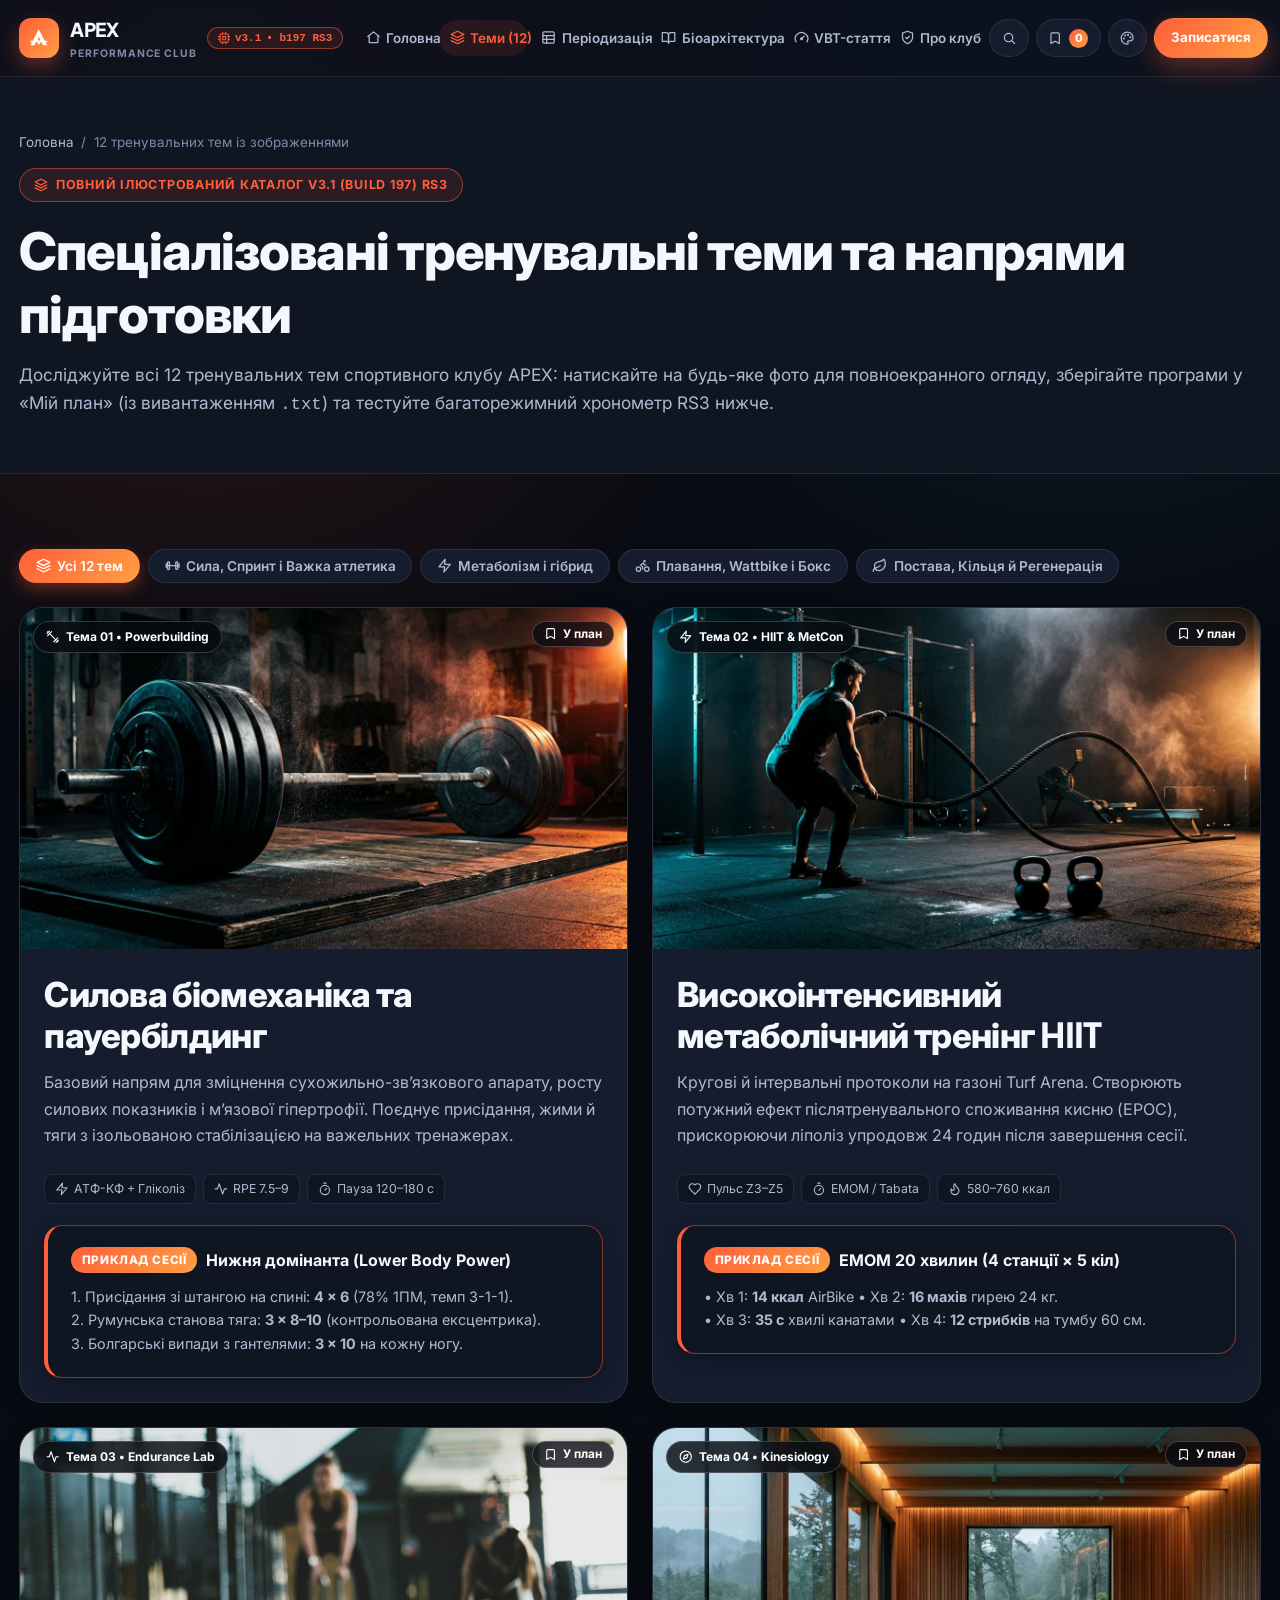
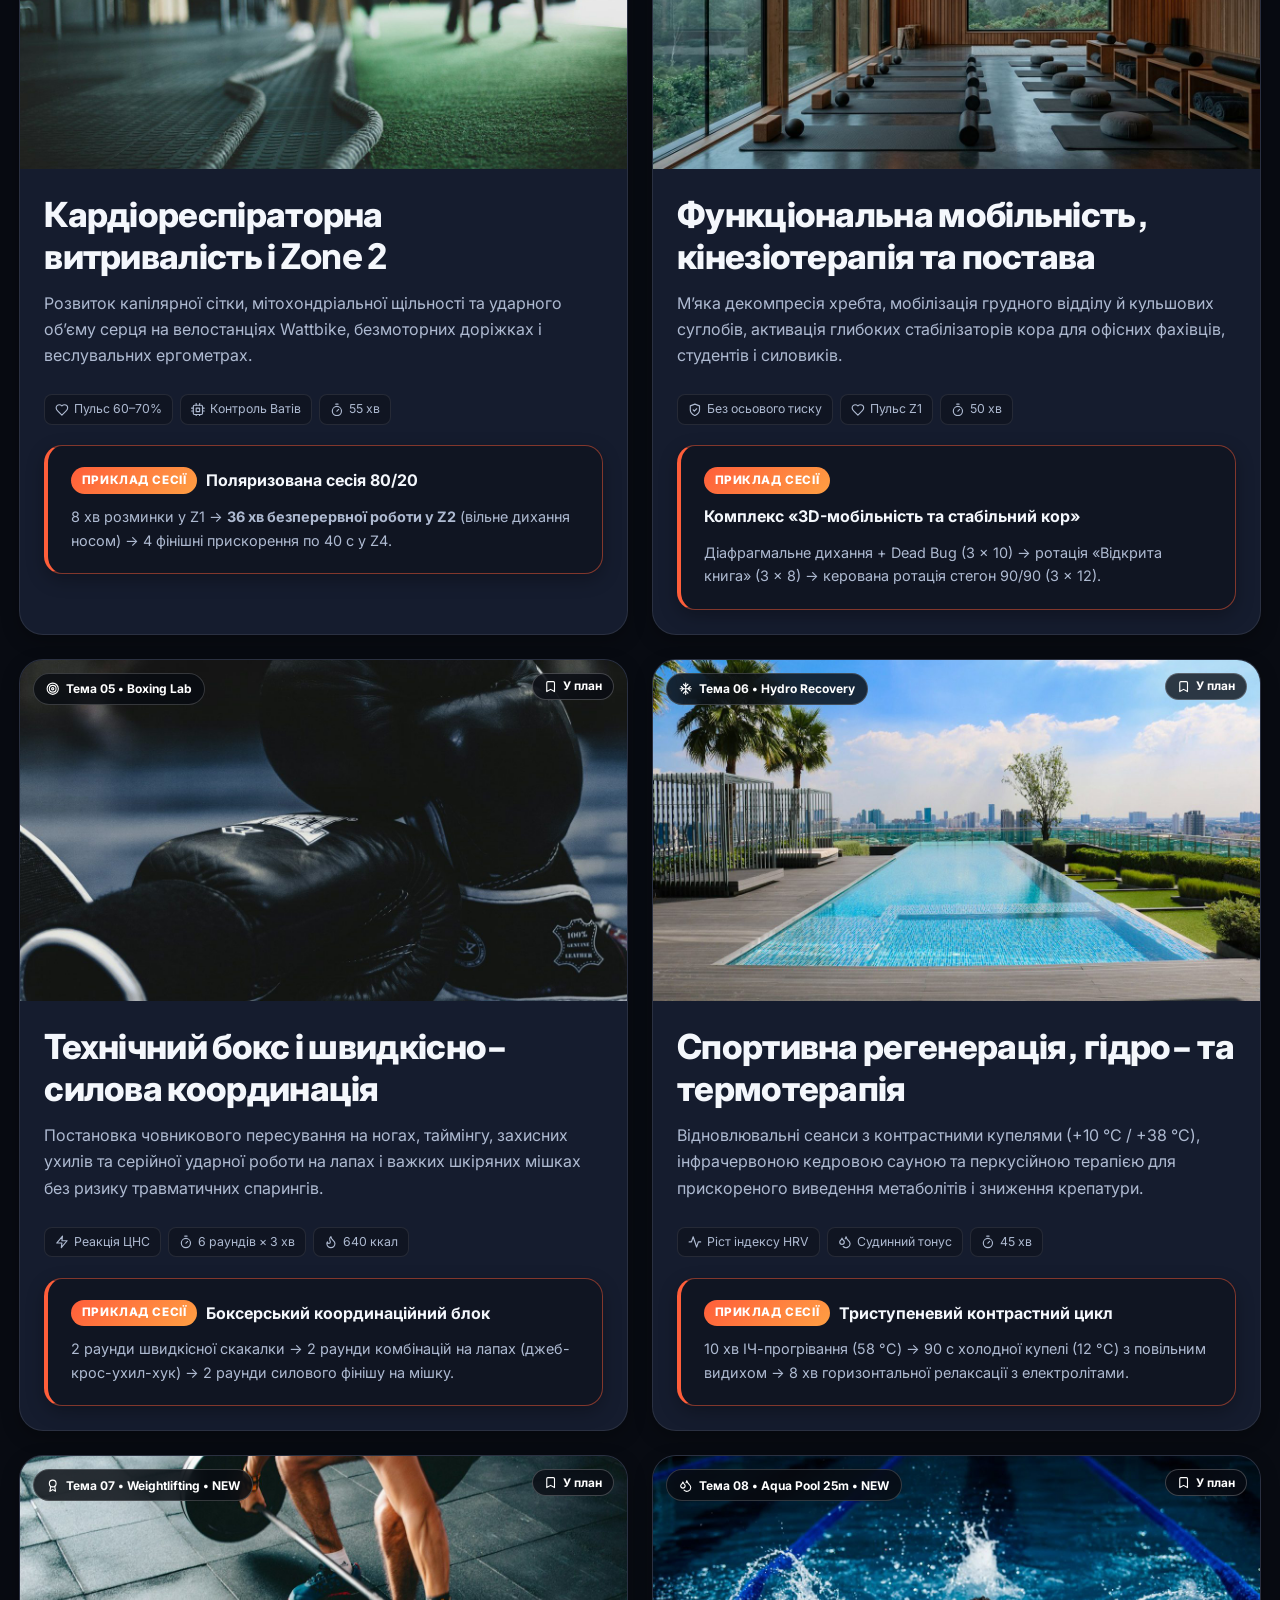
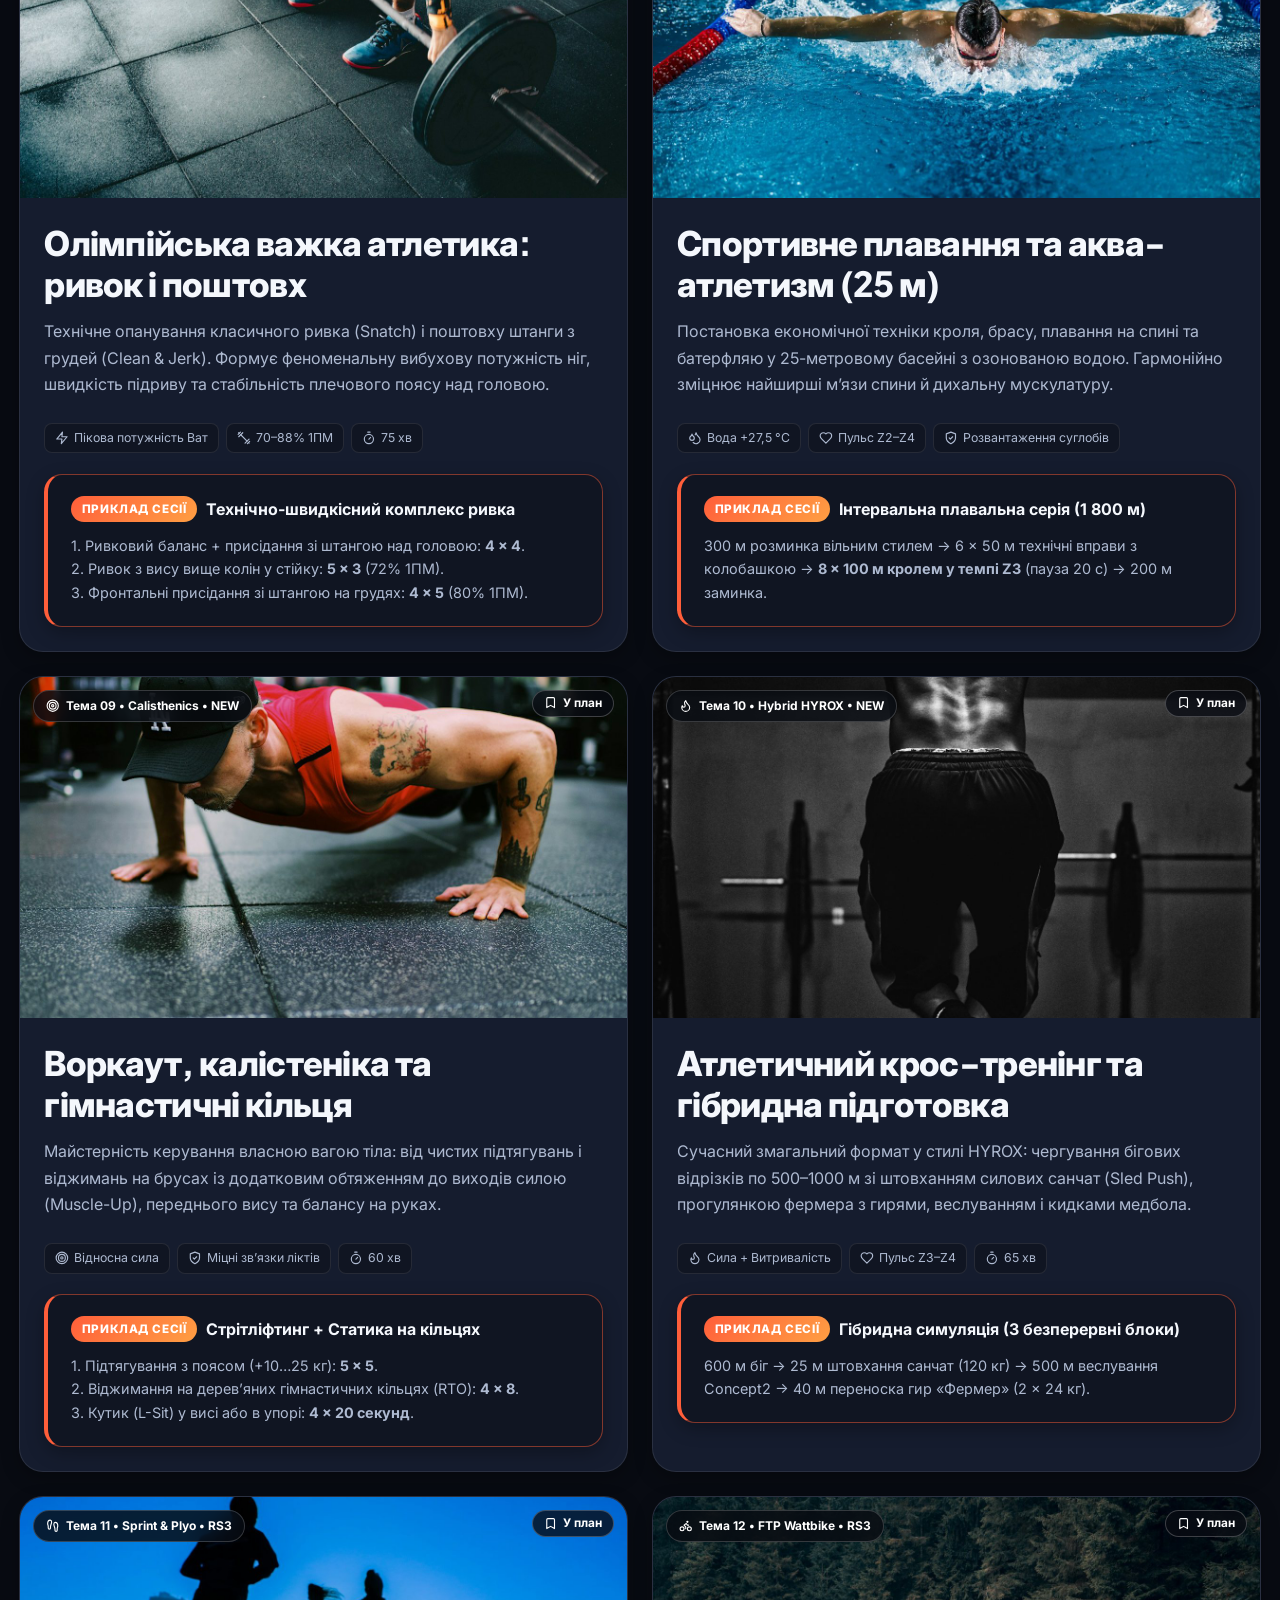
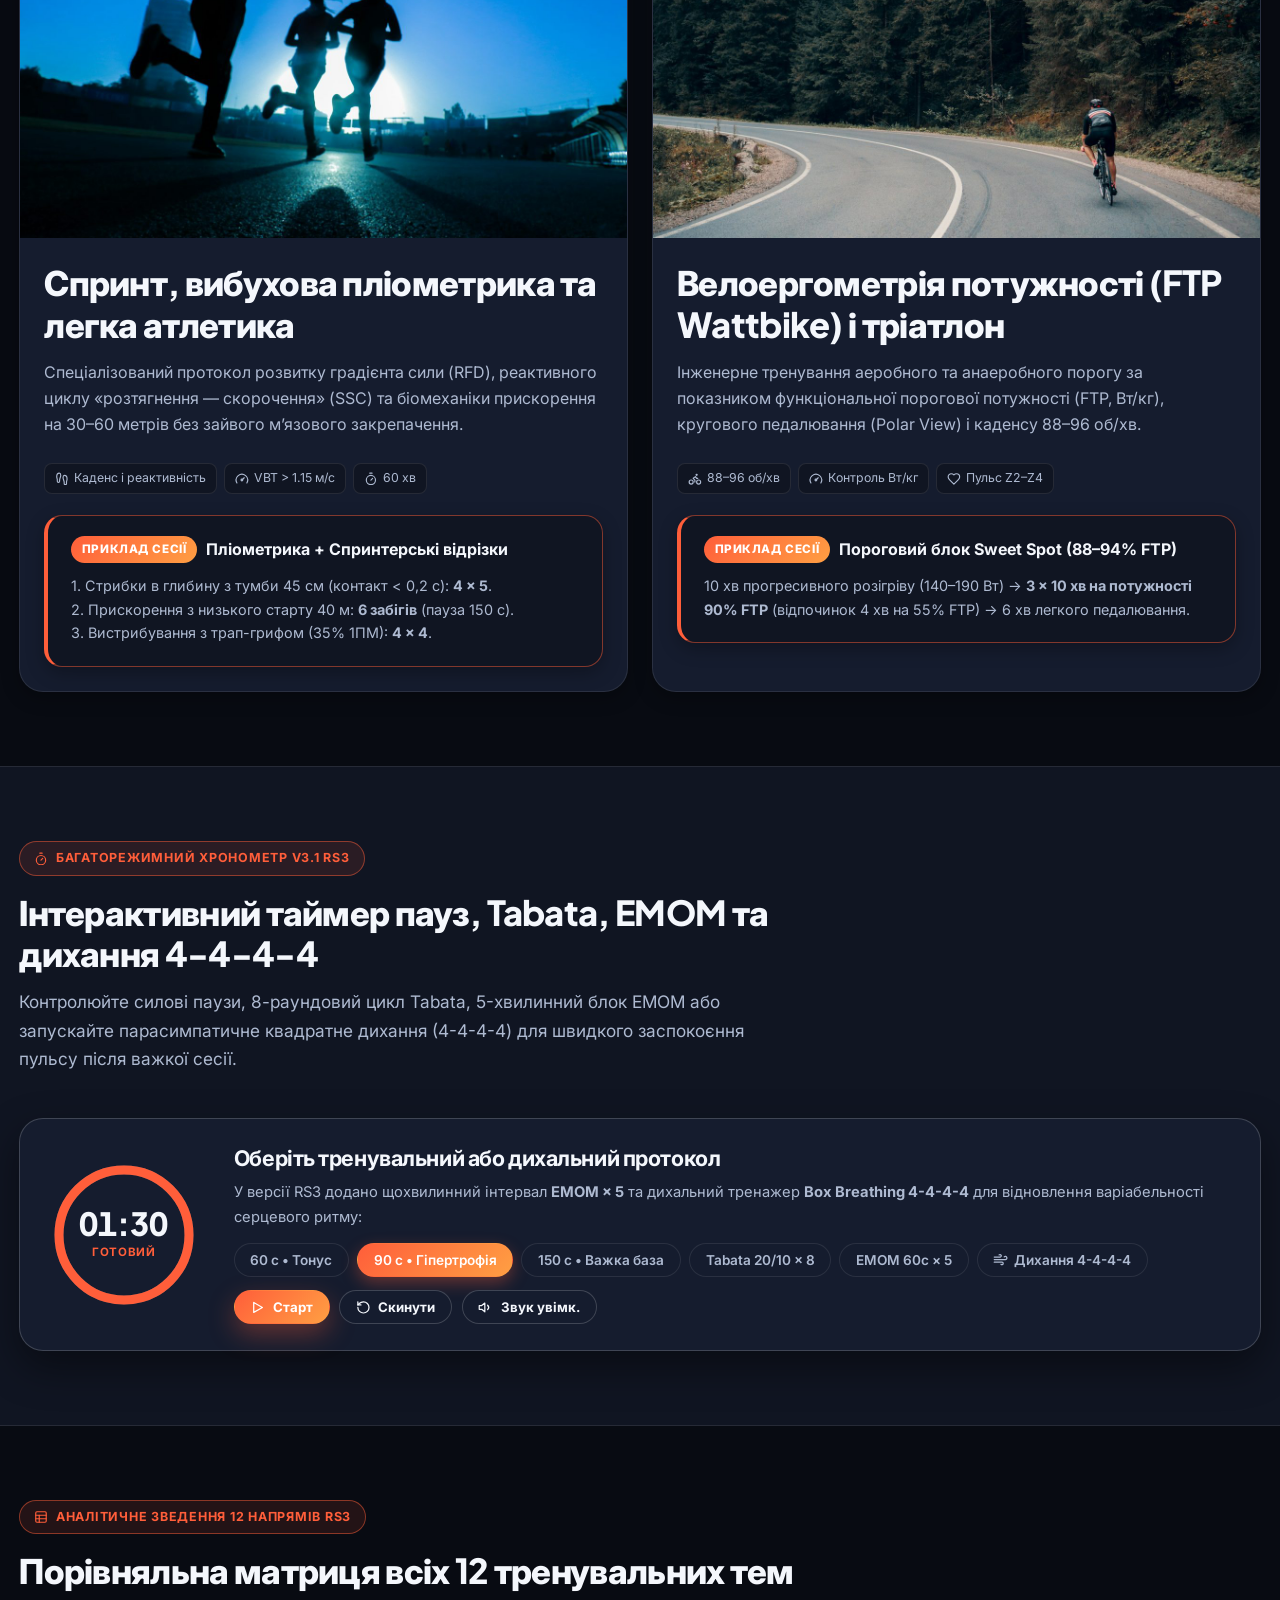
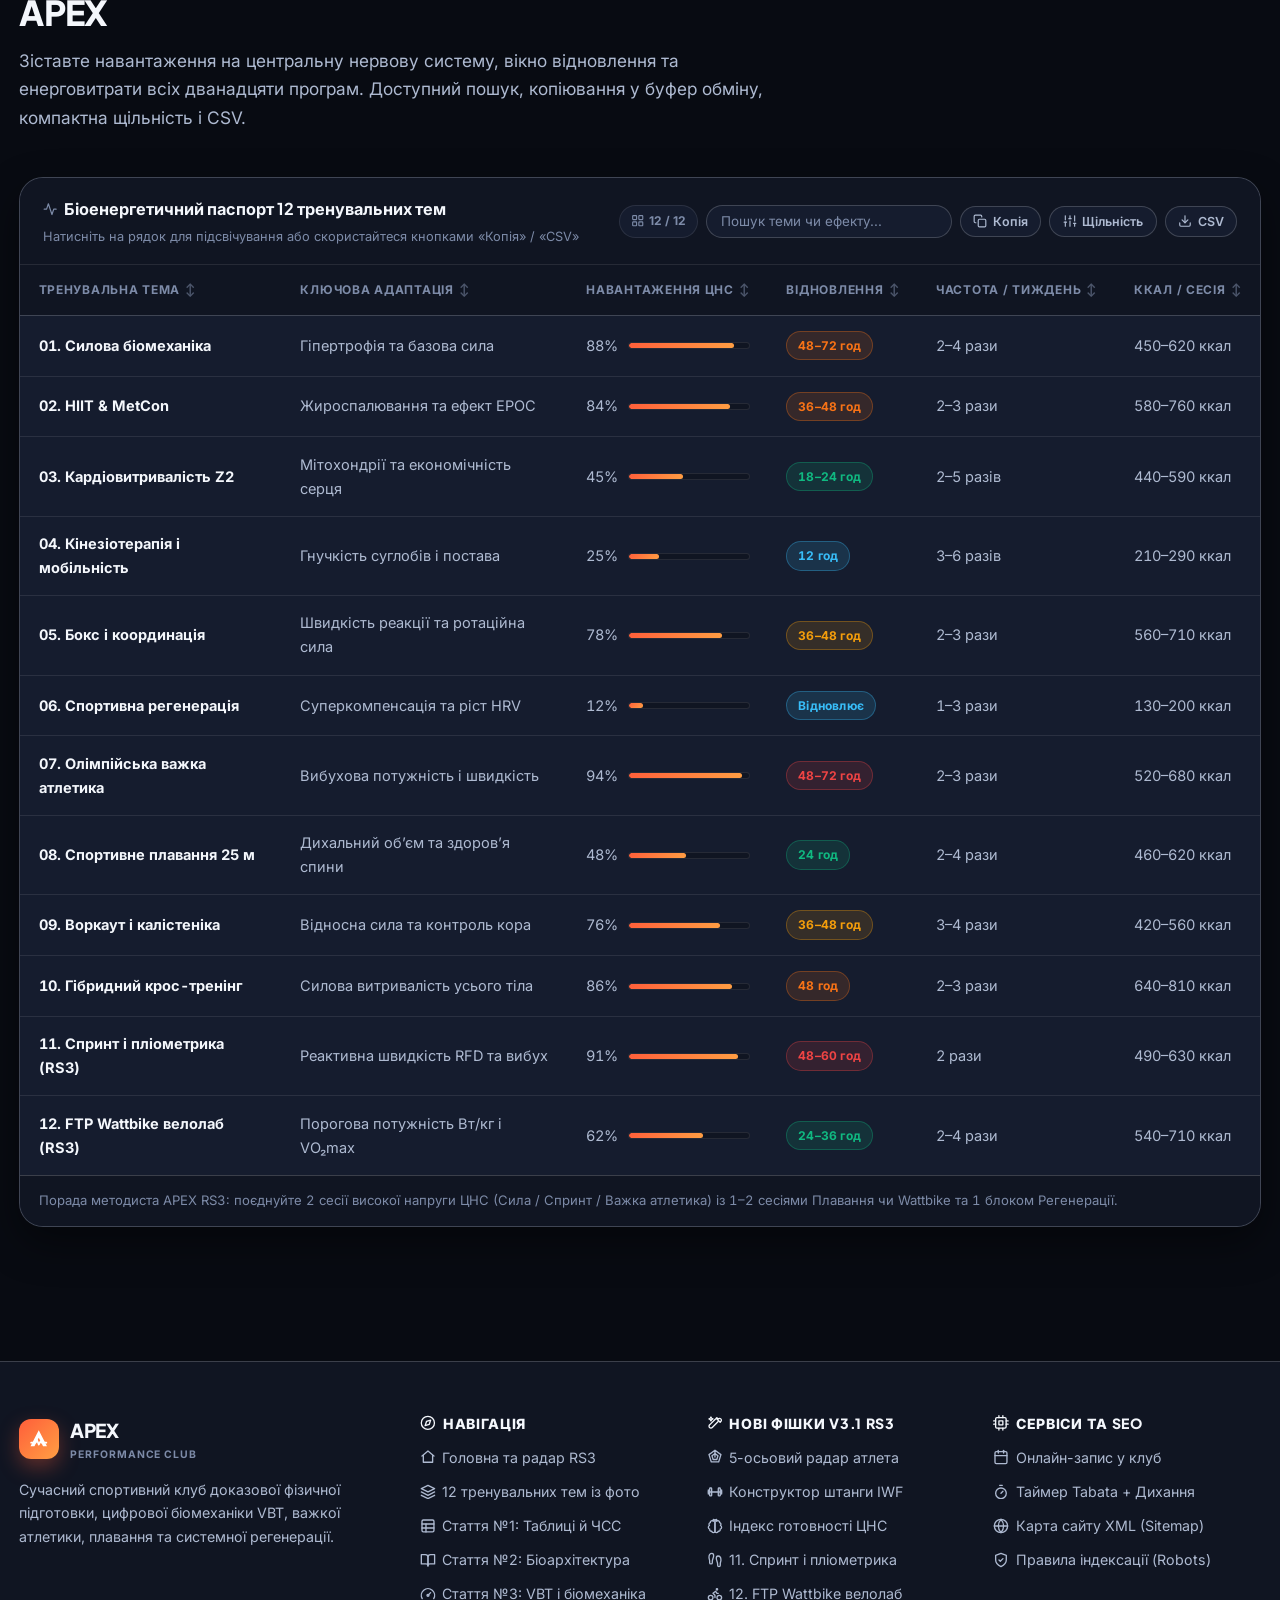
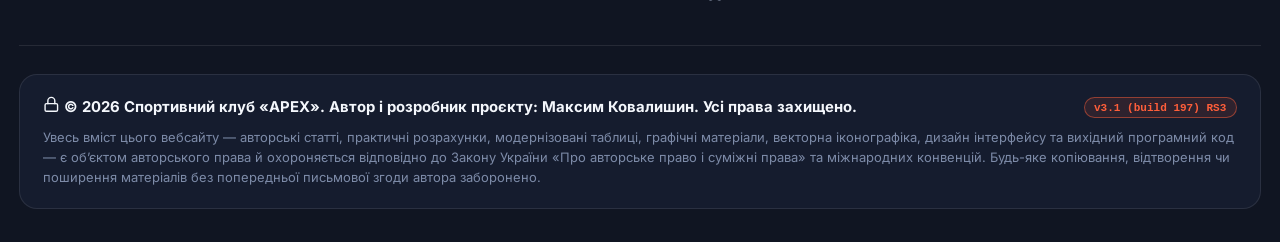
<file: topics.html>
<!DOCTYPE html>
<html lang="uk" data-theme="obsidian">
<head>
  <meta charset="UTF-8">
  <meta name="viewport" content="width=device-width, initial-scale=1">
  <title>Тренувальні теми та напрями — Спортивний клуб APEX</title>
  <meta name="description" content="Дванадцять тренувальних тем клубу APEX v3.1 RS3 із фото, прикладами сесій, таймером Tabata й дихання та таблицею навантажень.">
  <meta name="author" content="Максим Ковалишин">
  <meta name="theme-color" content="#080b12">
  <link rel="canonical" href="https://maxspartan27.github.io/topics.html">
  <link rel="icon" href="favicon.ico" sizes="any">
  <link rel="icon" type="image/svg+xml" href="favicon.svg">
  <link rel="apple-touch-icon" href="apple-touch-icon.png">
  <link rel="manifest" href="site.webmanifest">

  <meta property="og:type" content="website">
  <meta property="og:locale" content="uk_UA">
  <meta property="og:title" content="Тренувальні теми та напрями — Спортивний клуб APEX">
  <meta property="og:description" content="Дванадцять тренувальних тем клубу APEX v3.1 RS3 із фото, прикладами сесій, таймером Tabata й дихання та таблицею навантажень.">
  <meta property="og:url" content="https://maxspartan27.github.io/topics.html">
  <meta property="og:image" content="https://maxspartan27.github.io/images/topic-strength.jpg">

  <link rel="preconnect" href="https://fonts.googleapis.com">
  <link rel="preconnect" href="https://fonts.gstatic.com" crossorigin>
  <link href="https://fonts.googleapis.com/css2?family=Inter:wght@400;500;600;700&family=Plus+Jakarta+Sans:wght@700;800&display=swap" rel="stylesheet">
  <link rel="stylesheet" href="style.css">

  <script>
    (function () {
      try {
        var t = localStorage.getItem("apex-ui-theme");
        if (["obsidian", "daylight", "biolab", "amethyst", "titan", "cyber", "crimson", "nordic"].indexOf(t) !== -1) {
          document.documentElement.setAttribute("data-theme", t);
        }
        var f = localStorage.getItem("apex-font-scale");
        if (f === "lg" || f === "xl") {
          document.documentElement.setAttribute("data-font-scale", f);
        }
      } catch (e) {}
    })();
  </script>
</head>
<body>
  <a class="skip-link" href="#main-content">Перейти до основного вмісту</a>

  <header class="site-header">
    <div class="container header-inner">
      <div class="brand-wrap">
        <a class="brand" href="index.html" aria-label="Спортивний клуб APEX — на головну сторінку">
          <span class="brand-mark" data-icon="apex"></span>
          <span>
            APEX
            <span class="brand-sub">Performance Club</span>
          </span>
        </a>
        <button type="button" class="build-pill" data-open-build title="Відкрити технічний паспорт v3.1 (build 197) RS3">
          <span data-icon="cpu"></span>v3.1 <span>• b197 RS3</span>
        </button>
      </div>

      <nav class="main-nav" id="primary-navigation" aria-label="Головна навігація сайту">
        <a class="nav-link" href="index.html"><span data-icon="home"></span>Головна</a>
        <a class="nav-link active" href="topics.html" aria-current="page"><span data-icon="layers"></span>Теми (12)</a>
        <a class="nav-link" href="article.html"><span data-icon="table"></span>Періодизація</a>
        <a class="nav-link" href="journal.html"><span data-icon="book"></span>Біоархітектура</a>
        <a class="nav-link" href="biomechanics.html"><span data-icon="gauge"></span>VBT-стаття</a>
        <a class="nav-link" href="about.html"><span data-icon="shield"></span>Про клуб</a>
      </nav>

      <div class="header-actions">
        <button type="button" class="icon-action-btn" data-open-palette title="Швидкий пошук по сайту (Ctrl+K)" aria-label="Швидкий пошук по сайту">
          <span data-icon="search"></span>
          <span class="kbd-hint">Ctrl K</span>
        </button>

        <button type="button" class="icon-action-btn" data-open-plan title="Мій персональний список тренувальних тем" aria-label="Відкрити мій план тренувань">
          <span data-icon="bookmark"></span>
          <span class="plan-count-badge">0</span>
        </button>

        <div class="theme-switcher" role="group" aria-label="Швидкий перемикач 8 колірних тем">
          <button type="button" class="theme-btn active" data-set-theme="obsidian" aria-pressed="true" title="Тема Вулкан" aria-label="Тема Вулкан"><span data-icon="flame"></span></button>
          <button type="button" class="theme-btn" data-set-theme="daylight" aria-pressed="false" title="Тема Кварц" aria-label="Тема Кварц"><span data-icon="sun"></span></button>
          <button type="button" class="theme-btn" data-set-theme="biolab" aria-pressed="false" title="Тема Біолаб" aria-label="Тема Біолаб"><span data-icon="activity"></span></button>
          <button type="button" class="theme-btn" data-set-theme="amethyst" aria-pressed="false" title="Тема Імпульс" aria-label="Тема Імпульс"><span data-icon="sparkles"></span></button>
          <button type="button" class="theme-btn" data-set-theme="titan" aria-pressed="false" title="Тема Титан" aria-label="Тема Титан"><span data-icon="award"></span></button>
          <button type="button" class="theme-btn" data-set-theme="cyber" aria-pressed="false" title="Тема Крига" aria-label="Тема Крига"><span data-icon="snowflake"></span></button>
          <button type="button" class="theme-btn" data-set-theme="crimson" aria-pressed="false" title="Тема Рубін (NEW RS3)" aria-label="Тема Рубін"><span data-icon="crimson"></span></button>
          <button type="button" class="theme-btn" data-set-theme="nordic" aria-pressed="false" title="Тема Срібло (NEW RS3)" aria-label="Тема Срібло"><span data-icon="leaf"></span></button>
        </div>

        <button type="button" class="icon-action-btn" data-open-studio title="Відкрити студію 8 тем і розміру шрифту">
          <span data-icon="palette"></span>
          <span class="icon-action-label">Теми</span>
        </button>

        <a class="btn btn-primary btn-sm header-cta-desktop" href="about.html#booking">Записатися</a>

        <button type="button" class="menu-toggle" aria-expanded="false" aria-controls="primary-navigation" aria-label="Відкрити меню навігації"></button>
      </div>
    </div>
  </header>

  <main id="main-content">
    <section class="page-hero">
      <div class="container">
        <ol class="breadcrumbs" aria-label="Навігаційний ланцюжок">
          <li><a href="index.html">Головна</a></li>
          <li aria-hidden="true">/</li>
          <li aria-current="page">12 тренувальних тем із зображеннями</li>
        </ol>
        <span class="eyebrow"><span data-icon="layers"></span>Повний ілюстрований каталог v3.1 (build 197) RS3</span>
        <h1>Спеціалізовані тренувальні теми та напрями підготовки</h1>
        <p class="section-lead">
          Досліджуйте всі 12 тренувальних тем спортивного клубу APEX: натискайте на будь-яке фото для повноекранного огляду, зберігайте програми у «Мій план» (із вивантаженням <code>.txt</code>) та тестуйте багаторежимний хронометр RS3 нижче.
        </p>
      </div>
    </section>

    <!-- Каталог із 12 тренувальних тем із фото -->
    <section class="section">
      <div class="container">
        <div class="filter-bar" data-filter-bar="#topics-catalog .topic-card" role="group" aria-label="Фільтр 12 тренувальних тем за метою">
          <button type="button" class="filter-btn active" data-filter="all" aria-pressed="true"><span data-icon="layers"></span>Усі 12 тем</button>
          <button type="button" class="filter-btn" data-filter="power" aria-pressed="false"><span data-icon="barbell"></span>Сила, Спринт і Важка атлетика</button>
          <button type="button" class="filter-btn" data-filter="metabolic" aria-pressed="false"><span data-icon="zap"></span>Метаболізм і гібрид</button>
          <button type="button" class="filter-btn" data-filter="stamina" aria-pressed="false"><span data-icon="bike"></span>Плавання, Wattbike і Бокс</button>
          <button type="button" class="filter-btn" data-filter="wellness" aria-pressed="false"><span data-icon="leaf"></span>Постава, Кільця й Регенерація</button>
        </div>

        <div class="grid-2" id="topics-catalog">
          <!-- Тема 01 -->
          <article class="topic-card" id="strength" data-category="power">
            <div class="topic-media">
              <img
                src="images/topic-strength.jpg"
                alt="Важкоатлетична штанга з чорними дисками та магнезією на помості силової зони APEX"
                width="1280"
                height="720"
              >
              <span class="topic-chip"><span data-icon="dumbbell"></span>Тема 01 • Powerbuilding</span>
              <button type="button" class="topic-bookmark-btn" data-bookmark-topic="strength" data-topic-title="01. Силова біомеханіка та пауербілдинг"></button>
            </div>
            <div class="topic-body">
              <h2>Силова біомеханіка та пауербілдинг</h2>
              <p>
                Базовий напрям для зміцнення сухожильно-зв’язкового апарату, росту силових показників і м’язової гіпертрофії. Поєднує присідання, жими й тяги з ізольованою стабілізацією на важельних тренажерах.
              </p>
              <div class="topic-specs">
                <span class="spec-pill"><span data-icon="zap"></span>АТФ-КФ + Гліколіз</span>
                <span class="spec-pill"><span data-icon="activity"></span>RPE 7.5–9</span>
                <span class="spec-pill"><span data-icon="timer"></span>Пауза 120–180 с</span>
              </div>
              <div class="example-card" style="margin-block:0.35rem 0;">
                <div class="example-header">
                  <span class="example-tag">Приклад сесії</span>
                  <strong>Нижня домінанта (Lower Body Power)</strong>
                </div>
                <p style="margin-bottom:0;font-size:0.9rem;">
                  1. Присідання зі штангою на спині: <strong>4 × 6</strong> (78% 1ПМ, темп 3-1-1).<br>
                  2. Румунська станова тяга: <strong>3 × 8–10</strong> (контрольована ексцентрика).<br>
                  3. Болгарські випади з гантелями: <strong>3 × 10</strong> на кожну ногу.
                </p>
              </div>
            </div>
          </article>

          <!-- Тема 02 -->
          <article class="topic-card" id="hiit" data-category="metabolic">
            <div class="topic-media">
              <img
                src="images/topic-hiit.jpg"
                alt="Атлет виконує інтенсивні хвильові махи канатами поруч із гирями у залі функціонального тренінгу"
                width="1280"
                height="720"
              >
              <span class="topic-chip"><span data-icon="zap"></span>Тема 02 • HIIT &amp; MetCon</span>
              <button type="button" class="topic-bookmark-btn" data-bookmark-topic="hiit" data-topic-title="02. Високоінтенсивний тренінг HIIT"></button>
            </div>
            <div class="topic-body">
              <h2>Високоінтенсивний метаболічний тренінг HIIT</h2>
              <p>
                Кругові й інтервальні протоколи на газоні Turf Arena. Створюють потужний ефект післятренувального споживання кисню (EPOC), прискорюючи ліполіз упродовж 24 годин після завершення сесії.
              </p>
              <div class="topic-specs">
                <span class="spec-pill"><span data-icon="heart"></span>Пульс Z3–Z5</span>
                <span class="spec-pill"><span data-icon="timer"></span>EMOM / Tabata</span>
                <span class="spec-pill"><span data-icon="flame"></span>580–760 ккал</span>
              </div>
              <div class="example-card" style="margin-block:0.35rem 0;">
                <div class="example-header">
                  <span class="example-tag">Приклад сесії</span>
                  <strong>EMOM 20 хвилин (4 станції × 5 кіл)</strong>
                </div>
                <p style="margin-bottom:0;font-size:0.9rem;">
                  • Хв 1: <strong>14 ккал</strong> AirBike • Хв 2: <strong>16 махів</strong> гирею 24 кг.<br>
                  • Хв 3: <strong>35 с</strong> хвилі канатами • Хв 4: <strong>12 стрибків</strong> на тумбу 60 см.
                </p>
              </div>
            </div>
          </article>

          <!-- Тема 03 -->
          <article class="topic-card" id="endurance" data-category="stamina">
            <div class="topic-media">
              <img
                src="images/topic-endurance.jpg"
                alt="Атлети тренують функціональну витривалість на спеціалізованій біговій та силовій доріжці клубу"
                width="1280"
                height="720"
                loading="lazy"
              >
              <span class="topic-chip"><span data-icon="activity"></span>Тема 03 • Endurance Lab</span>
              <button type="button" class="topic-bookmark-btn" data-bookmark-topic="endurance" data-topic-title="03. Кардіореспіраторна витривалість Zone 2"></button>
            </div>
            <div class="topic-body">
              <h2>Кардіореспіраторна витривалість і Zone 2</h2>
              <p>
                Розвиток капілярної сітки, мітохондріальної щільності та ударного об’єму серця на велостанціях Wattbike, безмоторних доріжках і веслувальних ергометрах.
              </p>
              <div class="topic-specs">
                <span class="spec-pill"><span data-icon="heart"></span>Пульс 60–70%</span>
                <span class="spec-pill"><span data-icon="cpu"></span>Контроль Ватів</span>
                <span class="spec-pill"><span data-icon="timer"></span>55 хв</span>
              </div>
              <div class="example-card" style="margin-block:0.35rem 0;">
                <div class="example-header">
                  <span class="example-tag">Приклад сесії</span>
                  <strong>Поляризована сесія 80/20</strong>
                </div>
                <p style="margin-bottom:0;font-size:0.9rem;">
                  8 хв розминки у Z1 → <strong>36 хв безперервної роботи у Z2</strong> (вільне дихання носом) → 4 фінішні прискорення по 40 с у Z4.
                </p>
              </div>
            </div>
          </article>

          <!-- Тема 04 -->
          <article class="topic-card" id="mobility" data-category="wellness">
            <div class="topic-media">
              <img
                src="images/topic-mobility.jpg"
                alt="Світла студія мобільності з дерев'яним оздобленням, килимками та масажними ролами"
                width="1280"
                height="720"
                loading="lazy"
              >
              <span class="topic-chip"><span data-icon="compass"></span>Тема 04 • Kinesiology</span>
              <button type="button" class="topic-bookmark-btn" data-bookmark-topic="mobility" data-topic-title="04. Кінезіотерапія, мобільність і постава"></button>
            </div>
            <div class="topic-body">
              <h2>Функціональна мобільність, кінезіотерапія та постава</h2>
              <p>
                М’яка декомпресія хребта, мобілізація грудного відділу й кульшових суглобів, активація глибоких стабілізаторів кора для офісних фахівців, студентів і силовиків.
              </p>
              <div class="topic-specs">
                <span class="spec-pill"><span data-icon="shield"></span>Без осьового тиску</span>
                <span class="spec-pill"><span data-icon="heart"></span>Пульс Z1</span>
                <span class="spec-pill"><span data-icon="timer"></span>50 хв</span>
              </div>
              <div class="example-card" style="margin-block:0.35rem 0;">
                <div class="example-header">
                  <span class="example-tag">Приклад сесії</span>
                  <strong>Комплекс «3D-мобільність та стабільний кор»</strong>
                </div>
                <p style="margin-bottom:0;font-size:0.9rem;">
                  Діафрагмальне дихання + Dead Bug (3 × 10) → ротація «Відкрита книга» (3 × 8) → керована ротація стегон 90/90 (3 × 12).
                </p>
              </div>
            </div>
          </article>

          <!-- Тема 05 -->
          <article class="topic-card" id="combat" data-category="stamina">
            <div class="topic-media">
              <img
                src="images/topic-combat.jpg"
                alt="Професійні чорні шкіряні боксерські рукавиці на покритті рингу в зоні єдиноборств APEX"
                width="1280"
                height="720"
                loading="lazy"
              >
              <span class="topic-chip"><span data-icon="target"></span>Тема 05 • Boxing Lab</span>
              <button type="button" class="topic-bookmark-btn" data-bookmark-topic="combat" data-topic-title="05. Технічний бокс і швидкісна координація"></button>
            </div>
            <div class="topic-body">
              <h2>Технічний бокс і швидкісно-силова координація</h2>
              <p>
                Постановка човникового пересування на ногах, таймінгу, захисних ухилів та серійної ударної роботи на лапах і важких шкіряних мішках без ризику травматичних спарингів.
              </p>
              <div class="topic-specs">
                <span class="spec-pill"><span data-icon="zap"></span>Реакція ЦНС</span>
                <span class="spec-pill"><span data-icon="timer"></span>6 раундів × 3 хв</span>
                <span class="spec-pill"><span data-icon="flame"></span>640 ккал</span>
              </div>
              <div class="example-card" style="margin-block:0.35rem 0;">
                <div class="example-header">
                  <span class="example-tag">Приклад сесії</span>
                  <strong>Боксерський координаційний блок</strong>
                </div>
                <p style="margin-bottom:0;font-size:0.9rem;">
                  2 раунди швидкісної скакалки → 2 раунди комбінацій на лапах (джеб-крос-ухил-хук) → 2 раунди силового фінішу на мішку.
                </p>
              </div>
            </div>
          </article>

          <!-- Тема 06 -->
          <article class="topic-card" id="recovery" data-category="wellness">
            <div class="topic-media">
              <img
                src="images/topic-recovery.jpg"
                alt="Відкрита водна зона гідротерапії та релаксації для відновлення спортсменів після тренувань"
                width="1280"
                height="720"
                loading="lazy"
              >
              <span class="topic-chip"><span data-icon="snowflake"></span>Тема 06 • Hydro Recovery</span>
              <button type="button" class="topic-bookmark-btn" data-bookmark-topic="recovery" data-topic-title="06. Спортивна регенерація та гідротерапія"></button>
            </div>
            <div class="topic-body">
              <h2>Спортивна регенерація, гідро- та термотерапія</h2>
              <p>
                Відновлювальні сеанси з контрастними купелями (+10 °C / +38 °C), інфрачервоною кедровою сауною та перкусійною терапією для прискореного виведення метаболітів і зниження крепатури.
              </p>
              <div class="topic-specs">
                <span class="spec-pill"><span data-icon="activity"></span>Ріст індексу HRV</span>
                <span class="spec-pill"><span data-icon="droplets"></span>Судинний тонус</span>
                <span class="spec-pill"><span data-icon="timer"></span>45 хв</span>
              </div>
              <div class="example-card" style="margin-block:0.35rem 0;">
                <div class="example-header">
                  <span class="example-tag">Приклад сесії</span>
                  <strong>Триступеневий контрастний цикл</strong>
                </div>
                <p style="margin-bottom:0;font-size:0.9rem;">
                  10 хв ІЧ-прогрівання (58 °C) → 90 с холодної купелі (12 °C) з повільним видихом → 8 хв горизонтальної релаксації з електролітами.
                </p>
              </div>
            </div>
          </article>

          <!-- Тема 07 -->
          <article class="topic-card" id="olympic" data-category="power">
            <div class="topic-media">
              <img
                src="images/topic-plyo.jpg"
                alt="Важкоатлет у штангетках бере широкий ривковий хват на олімпійській штанзі на помості"
                width="1280"
                height="720"
                loading="lazy"
              >
              <span class="topic-chip"><span data-icon="award"></span>Тема 07 • Weightlifting • NEW</span>
              <button type="button" class="topic-bookmark-btn" data-bookmark-topic="olympic" data-topic-title="07. Олімпійська важка атлетика: ривок і поштовх"></button>
            </div>
            <div class="topic-body">
              <h2>Олімпійська важка атлетика: ривок і поштовх</h2>
              <p>
                Технічне опанування класичного ривка (Snatch) і поштовху штанги з грудей (Clean &amp; Jerk). Формує феноменальну вибухову потужність ніг, швидкість підриву та стабільність плечового поясу над головою.
              </p>
              <div class="topic-specs">
                <span class="spec-pill"><span data-icon="zap"></span>Пікова потужність Ват</span>
                <span class="spec-pill"><span data-icon="dumbbell"></span>70–88% 1ПМ</span>
                <span class="spec-pill"><span data-icon="timer"></span>75 хв</span>
              </div>
              <div class="example-card" style="margin-block:0.35rem 0;">
                <div class="example-header">
                  <span class="example-tag">Приклад сесії</span>
                  <strong>Технічно-швидкісний комплекс ривка</strong>
                </div>
                <p style="margin-bottom:0;font-size:0.9rem;">
                  1. Ривковий баланс + присідання зі штангою над головою: <strong>4 × 4</strong>.<br>
                  2. Ривок з вису вище колін у стійку: <strong>5 × 3</strong> (72% 1ПМ).<br>
                  3. Фронтальні присідання зі штангою на грудях: <strong>4 × 5</strong> (80% 1ПМ).
                </p>
              </div>
            </div>
          </article>

          <!-- Тема 08 -->
          <article class="topic-card" id="aqua" data-category="stamina wellness">
            <div class="topic-media">
              <img
                src="images/topic-aqua.jpg"
                alt="Спортсмен пливе стилем батерфляй на швидкісній доріжці спортивного басейну APEX"
                width="1280"
                height="720"
                loading="lazy"
              >
              <span class="topic-chip"><span data-icon="droplets"></span>Тема 08 • Aqua Pool 25m • NEW</span>
              <button type="button" class="topic-bookmark-btn" data-bookmark-topic="aqua" data-topic-title="08. Спортивне плавання та аква-атлетизм"></button>
            </div>
            <div class="topic-body">
              <h2>Спортивне плавання та аква-атлетизм (25 м)</h2>
              <p>
                Постановка економічної техніки кроля, брасу, плавання на спині та батерфляю у 25-метровому басейні з озонованою водою. Гармонійно зміцнює найширші м’язи спини й дихальну мускулатуру.
              </p>
              <div class="topic-specs">
                <span class="spec-pill"><span data-icon="droplets"></span>Вода +27,5 °C</span>
                <span class="spec-pill"><span data-icon="heart"></span>Пульс Z2–Z4</span>
                <span class="spec-pill"><span data-icon="shield"></span>Розвантаження суглобів</span>
              </div>
              <div class="example-card" style="margin-block:0.35rem 0;">
                <div class="example-header">
                  <span class="example-tag">Приклад сесії</span>
                  <strong>Інтервальна плавальна серія (1 800 м)</strong>
                </div>
                <p style="margin-bottom:0;font-size:0.9rem;">
                  300 м розминка вільним стилем → 6 × 50 м технічні вправи з колобашкою → <strong>8 × 100 м кролем у темпі Z3</strong> (пауза 20 с) → 200 м заминка.
                </p>
              </div>
            </div>
          </article>

          <!-- Тема 09 -->
          <article class="topic-card" id="calisthenics" data-category="power wellness">
            <div class="topic-media">
              <img
                src="images/topic-calisthenics.jpg"
                alt="Атлет виконує вибухові віджимання та силовий контроль корпусу в залі калістеніки"
                width="1280"
                height="720"
                loading="lazy"
              >
              <span class="topic-chip"><span data-icon="target"></span>Тема 09 • Calisthenics • NEW</span>
              <button type="button" class="topic-bookmark-btn" data-bookmark-topic="calisthenics" data-topic-title="09. Воркаут, калістеніка та гімнастичні кільця"></button>
            </div>
            <div class="topic-body">
              <h2>Воркаут, калістеніка та гімнастичні кільця</h2>
              <p>
                Майстерність керування власною вагою тіла: від чистих підтягувань і віджимань на брусах із додатковим обтяженням до виходів силою (Muscle-Up), переднього вису та балансу на руках.
              </p>
              <div class="topic-specs">
                <span class="spec-pill"><span data-icon="target"></span>Відносна сила</span>
                <span class="spec-pill"><span data-icon="shield"></span>Міцні зв’язки ліктів</span>
                <span class="spec-pill"><span data-icon="timer"></span>60 хв</span>
              </div>
              <div class="example-card" style="margin-block:0.35rem 0;">
                <div class="example-header">
                  <span class="example-tag">Приклад сесії</span>
                  <strong>Стрітліфтинг + Статика на кільцях</strong>
                </div>
                <p style="margin-bottom:0;font-size:0.9rem;">
                  1. Підтягування з поясом (+10…25 кг): <strong>5 × 5</strong>.<br>
                  2. Віджимання на дерев’яних гімнастичних кільцях (RTO): <strong>4 × 8</strong>.<br>
                  3. Кутик (L-Sit) у висі або в упорі: <strong>4 × 20 секунд</strong>.
                </p>
              </div>
            </div>
          </article>

          <!-- Тема 10 -->
          <article class="topic-card" id="hybrid" data-category="metabolic power">
            <div class="topic-media">
              <img
                src="images/topic-olympic.jpg"
                alt="Рельєфна мускулатура спини атлета під час силових підтягувань перед помостом зі штангою"
                width="1280"
                height="720"
                loading="lazy"
              >
              <span class="topic-chip"><span data-icon="flame"></span>Тема 10 • Hybrid HYROX • NEW</span>
              <button type="button" class="topic-bookmark-btn" data-bookmark-topic="hybrid" data-topic-title="10. Атлетичний крос-тренінг та гібридна підготовка"></button>
            </div>
            <div class="topic-body">
              <h2>Атлетичний крос-тренінг та гібридна підготовка</h2>
              <p>
                Сучасний змагальний формат у стилі HYROX: чергування бігових відрізків по 500–1000 м зі штовханням силових санчат (Sled Push), прогулянкою фермера з гирями, веслуванням і кидками медбола.
              </p>
              <div class="topic-specs">
                <span class="spec-pill"><span data-icon="flame"></span>Сила + Витривалість</span>
                <span class="spec-pill"><span data-icon="heart"></span>Пульс Z3–Z4</span>
                <span class="spec-pill"><span data-icon="timer"></span>65 хв</span>
              </div>
              <div class="example-card" style="margin-block:0.35rem 0;">
                <div class="example-header">
                  <span class="example-tag">Приклад сесії</span>
                  <strong>Гібридна симуляція (3 безперервні блоки)</strong>
                </div>
                <p style="margin-bottom:0;font-size:0.9rem;">
                  600 м біг → 25 м штовхання санчат (120 кг) → 500 м веслування Concept2 → 40 м переноска гир «Фермер» (2 × 24 кг).
                </p>
              </div>
            </div>
          </article>

          <!-- Тема 11 [NEW v3.1 RS3] -->
          <article class="topic-card" id="sprint" data-category="power metabolic">
            <div class="topic-media">
              <img
                src="images/topic-sprint.jpg"
                alt="Легкоатлети виконують швидкісний спринтерський старт на біговій доріжці у променях світанку"
                width="1280"
                height="720"
                loading="lazy"
              >
              <span class="topic-chip"><span data-icon="footprints"></span>Тема 11 • Sprint &amp; Plyo • RS3</span>
              <button type="button" class="topic-bookmark-btn" data-bookmark-topic="sprint" data-topic-title="11. Спринт, вибухова пліометрика та легка атлетика"></button>
            </div>
            <div class="topic-body">
              <h2>Спринт, вибухова пліометрика та легка атлетика</h2>
              <p>
                Спеціалізований протокол розвитку градієнта сили (RFD), реактивного циклу «розтягнення — скорочення» (SSC) та біомеханіки прискорення на 30–60 метрів без зайвого м’язового закрепачення.
              </p>
              <div class="topic-specs">
                <span class="spec-pill"><span data-icon="footprints"></span>Каденс і реактивність</span>
                <span class="spec-pill"><span data-icon="gauge"></span>VBT &gt; 1.15 м/с</span>
                <span class="spec-pill"><span data-icon="timer"></span>60 хв</span>
              </div>
              <div class="example-card" style="margin-block:0.35rem 0;">
                <div class="example-header">
                  <span class="example-tag">Приклад сесії</span>
                  <strong>Пліометрика + Спринтерські відрізки</strong>
                </div>
                <p style="margin-bottom:0;font-size:0.9rem;">
                  1. Стрибки в глибину з тумби 45 см (контакт &lt; 0,2 с): <strong>4 × 5</strong>.<br>
                  2. Прискорення з низького старту 40 м: <strong>6 забігів</strong> (пауза 150 с).<br>
                  3. Вистрибування з трап-грифом (35% 1ПМ): <strong>4 × 4</strong>.
                </p>
              </div>
            </div>
          </article>

          <!-- Тема 12 [NEW v3.1 RS3] -->
          <article class="topic-card" id="cycling" data-category="stamina">
            <div class="topic-media">
              <img
                src="images/topic-cycling.jpg"
                alt="Велоатлет у шоломі тренує потужність педалювання та аеродинамічну посадку на трасі"
                width="1280"
                height="720"
                loading="lazy"
              >
              <span class="topic-chip"><span data-icon="bike"></span>Тема 12 • FTP Wattbike • RS3</span>
              <button type="button" class="topic-bookmark-btn" data-bookmark-topic="cycling" data-topic-title="12. Велоергометрія потужності FTP Wattbike & Тріатлон"></button>
            </div>
            <div class="topic-body">
              <h2>Велоергометрія потужності (FTP Wattbike) і тріатлон</h2>
              <p>
                Інженерне тренування аеробного та анаеробного порогу за показником функціональної порогової потужності (FTP, Вт/кг), кругового педалювання (Polar View) і каденсу 88–96 об/хв.
              </p>
              <div class="topic-specs">
                <span class="spec-pill"><span data-icon="bike"></span>88–96 об/хв</span>
                <span class="spec-pill"><span data-icon="gauge"></span>Контроль Вт/кг</span>
                <span class="spec-pill"><span data-icon="heart"></span>Пульс Z2–Z4</span>
              </div>
              <div class="example-card" style="margin-block:0.35rem 0;">
                <div class="example-header">
                  <span class="example-tag">Приклад сесії</span>
                  <strong>Пороговий блок Sweet Spot (88–94% FTP)</strong>
                </div>
                <p style="margin-bottom:0;font-size:0.9rem;">
                  10 хв прогресивного розігріву (140–190 Вт) → <strong>3 × 10 хв на потужності 90% FTP</strong> (відпочинок 4 хв на 55% FTP) → 6 хв легкого педалювання.
                </p>
              </div>
            </div>
          </article>
        </div>
      </div>
    </section>

    <!-- ОНОВЛЕНИЙ ХРОНОМЕТР v3.1 RS3: Tabata + EMOM + Дихання 4-4-4-4 -->
    <section class="section section-alt" id="apex-timer-section">
      <div class="container">
        <div class="section-header">
          <span class="eyebrow"><span data-icon="timer"></span>Багаторежимний хронометр v3.1 RS3</span>
          <h2>Інтерактивний таймер пауз, Tabata, EMOM та дихання 4-4-4-4</h2>
          <p class="section-lead">
            Контролюйте силові паузи, 8-раундовий цикл Tabata, 5-хвилинний блок EMOM або запускайте парасимпатичне квадратне дихання (4-4-4-4) для швидкого заспокоєння пульсу після важкої сесії.
          </p>
        </div>

        <div class="timer-widget" id="apex-timer-widget">
          <div class="timer-ring-box">
            <svg class="timer-ring-svg" viewBox="0 0 156 156" aria-hidden="true">
              <circle class="timer-ring-bg" cx="78" cy="78" r="65"></circle>
              <circle class="timer-ring-progress" id="timer-ring-progress" cx="78" cy="78" r="65"></circle>
            </svg>
            <div class="timer-readout" aria-live="polite">
              <div class="timer-digits" id="timer-digits">01:30</div>
              <span class="timer-phase" id="timer-phase">ГОТОВИЙ</span>
            </div>
          </div>

          <div>
            <h3>Оберіть тренувальний або дихальний протокол</h3>
            <p style="font-size:0.92rem;margin-bottom:0.6rem;">
              У версії RS3 додано щохвилинний інтервал <strong>EMOM × 5</strong> та дихальний тренажер <strong>Box Breathing 4-4-4-4</strong> для відновлення варіабельності серцевого ритму:
            </p>
            <div class="timer-presets" role="group" aria-label="Пресети часу таймера RS3">
              <button type="button" class="filter-btn" data-timer-preset="60">60 с • Тонус</button>
              <button type="button" class="filter-btn active" data-timer-preset="90">90 с • Гіпертрофія</button>
              <button type="button" class="filter-btn" data-timer-preset="150">150 с • Важка база</button>
              <button type="button" class="filter-btn" data-timer-preset="tabata">Tabata 20/10 × 8</button>
              <button type="button" class="filter-btn" data-timer-preset="emom">EMOM 60с × 5</button>
              <button type="button" class="filter-btn" data-timer-preset="breath"><span data-icon="wind"></span>Дихання 4-4-4-4</button>
            </div>
            <div class="timer-actions">
              <button type="button" class="btn btn-primary btn-sm" id="timer-start-btn"><span data-icon="play"></span><span>Старт</span></button>
              <button type="button" class="btn btn-outline btn-sm" id="timer-reset-btn"><span data-icon="reset"></span><span>Скинути</span></button>
              <button type="button" class="btn btn-outline btn-sm active" id="timer-sound-btn"><span data-icon="volume"></span><span>Звук увімк.</span></button>
            </div>
          </div>
        </div>
      </div>
    </section>

    <!-- Модернізована порівняльна таблиця всіх 12 тем -->
    <section class="section">
      <div class="container">
        <div class="section-header">
          <span class="eyebrow"><span data-icon="table"></span>Аналітичне зведення 12 напрямів RS3</span>
          <h2>Порівняльна матриця всіх 12 тренувальних тем APEX</h2>
          <p class="section-lead">
            Зіставте навантаження на центральну нервову систему, вікно відновлення та енерговитрати всіх дванадцяти програм. Доступний пошук, копіювання у буфер обміну, компактна щільність і CSV.
          </p>
        </div>

        <div class="table-card">
          <div class="table-toolbar">
            <div class="table-toolbar-title">
              <strong><span data-icon="activity"></span>Біоенергетичний паспорт 12 тренувальних тем</strong>
              <span>Натисніть на рядок для підсвічування або скористайтеся кнопками «Копія» / «CSV»</span>
            </div>
            <div class="table-controls">
              <input
                type="search"
                class="table-search"
                data-table-search="#topics-matrix"
                placeholder="Пошук теми чи ефекту..."
                aria-label="Фільтр рядків у таблиці 12 тем"
              >
            </div>
          </div>

          <div class="table-scroll">
            <table class="modern-table" id="topics-matrix">
              <caption>Порівняння дванадцяти тренувальних тем клубу APEX за фізіологічними показниками</caption>
              <thead>
                <tr>
                  <th scope="col" data-sort="text">Тренувальна тема</th>
                  <th scope="col" data-sort="text">Ключова адаптація</th>
                  <th scope="col" data-sort="num">Навантаження ЦНС</th>
                  <th scope="col" data-sort="num">Відновлення</th>
                  <th scope="col" data-sort="num">Частота / тиждень</th>
                  <th scope="col" data-sort="num">Ккал / сесія</th>
                </tr>
              </thead>
              <tbody>
                <tr>
                  <td><strong>01. Силова біомеханіка</strong></td>
                  <td>Гіпертрофія та базова сила</td>
                  <td data-value="88"><div class="cell-meter"><span>88%</span><div class="meter-track"><div class="meter-fill" style="width:88%;"></div></div></div></td>
                  <td data-value="48"><span class="badge badge-z4">48–72 год</span></td>
                  <td data-value="3">2–4 рази</td>
                  <td data-value="550">450–620 ккал</td>
                </tr>
                <tr>
                  <td><strong>02. HIIT &amp; MetCon</strong></td>
                  <td>Жироспалювання та ефект EPOC</td>
                  <td data-value="84"><div class="cell-meter"><span>84%</span><div class="meter-track"><div class="meter-fill" style="width:84%;"></div></div></div></td>
                  <td data-value="42"><span class="badge badge-z4">36–48 год</span></td>
                  <td data-value="2">2–3 рази</td>
                  <td data-value="680">580–760 ккал</td>
                </tr>
                <tr>
                  <td><strong>03. Кардіовитривалість Z2</strong></td>
                  <td>Мітохондрії та економічність серця</td>
                  <td data-value="45"><div class="cell-meter"><span>45%</span><div class="meter-track"><div class="meter-fill" style="width:45%;"></div></div></div></td>
                  <td data-value="24"><span class="badge badge-z2">18–24 год</span></td>
                  <td data-value="4">2–5 разів</td>
                  <td data-value="510">440–590 ккал</td>
                </tr>
                <tr>
                  <td><strong>04. Кінезіотерапія і мобільність</strong></td>
                  <td>Гнучкість суглобів і постава</td>
                  <td data-value="25"><div class="cell-meter"><span>25%</span><div class="meter-track"><div class="meter-fill" style="width:25%;"></div></div></div></td>
                  <td data-value="12"><span class="badge badge-z1">12 год</span></td>
                  <td data-value="5">3–6 разів</td>
                  <td data-value="250">210–290 ккал</td>
                </tr>
                <tr>
                  <td><strong>05. Бокс і координація</strong></td>
                  <td>Швидкість реакції та ротаційна сила</td>
                  <td data-value="78"><div class="cell-meter"><span>78%</span><div class="meter-track"><div class="meter-fill" style="width:78%;"></div></div></div></td>
                  <td data-value="36"><span class="badge badge-z3">36–48 год</span></td>
                  <td data-value="3">2–3 рази</td>
                  <td data-value="640">560–710 ккал</td>
                </tr>
                <tr>
                  <td><strong>06. Спортивна регенерація</strong></td>
                  <td>Суперкомпенсація та ріст HRV</td>
                  <td data-value="12"><div class="cell-meter"><span>12%</span><div class="meter-track"><div class="meter-fill" style="width:12%;"></div></div></div></td>
                  <td data-value="0"><span class="badge badge-z1">Відновлює</span></td>
                  <td data-value="3">1–3 рази</td>
                  <td data-value="160">130–200 ккал</td>
                </tr>
                <tr>
                  <td><strong>07. Олімпійська важка атлетика</strong></td>
                  <td>Вибухова потужність і швидкість</td>
                  <td data-value="94"><div class="cell-meter"><span>94%</span><div class="meter-track"><div class="meter-fill" style="width:94%;"></div></div></div></td>
                  <td data-value="60"><span class="badge badge-z5">48–72 год</span></td>
                  <td data-value="3">2–3 рази</td>
                  <td data-value="610">520–680 ккал</td>
                </tr>
                <tr>
                  <td><strong>08. Спортивне плавання 25 м</strong></td>
                  <td>Дихальний об’єм та здоров’я спини</td>
                  <td data-value="48"><div class="cell-meter"><span>48%</span><div class="meter-track"><div class="meter-fill" style="width:48%;"></div></div></div></td>
                  <td data-value="24"><span class="badge badge-z2">24 год</span></td>
                  <td data-value="3">2–4 рази</td>
                  <td data-value="540">460–620 ккал</td>
                </tr>
                <tr>
                  <td><strong>09. Воркаут і калістеніка</strong></td>
                  <td>Відносна сила та контроль кора</td>
                  <td data-value="76"><div class="cell-meter"><span>76%</span><div class="meter-track"><div class="meter-fill" style="width:76%;"></div></div></div></td>
                  <td data-value="36"><span class="badge badge-z3">36–48 год</span></td>
                  <td data-value="3">3–4 рази</td>
                  <td data-value="490">420–560 ккал</td>
                </tr>
                <tr>
                  <td><strong>10. Гібридний крос-тренінг</strong></td>
                  <td>Силова витривалість усього тіла</td>
                  <td data-value="86"><div class="cell-meter"><span>86%</span><div class="meter-track"><div class="meter-fill" style="width:86%;"></div></div></div></td>
                  <td data-value="48"><span class="badge badge-z4">48 год</span></td>
                  <td data-value="2">2–3 рази</td>
                  <td data-value="720">640–810 ккал</td>
                </tr>
                <tr>
                  <td><strong>11. Спринт і пліометрика (RS3)</strong></td>
                  <td>Реактивна швидкість RFD та вибух</td>
                  <td data-value="91"><div class="cell-meter"><span>91%</span><div class="meter-track"><div class="meter-fill" style="width:91%;"></div></div></div></td>
                  <td data-value="48"><span class="badge badge-z5">48–60 год</span></td>
                  <td data-value="2">2 рази</td>
                  <td data-value="570">490–630 ккал</td>
                </tr>
                <tr>
                  <td><strong>12. FTP Wattbike велолаб (RS3)</strong></td>
                  <td>Порогова потужність Вт/кг і VO₂max</td>
                  <td data-value="62"><div class="cell-meter"><span>62%</span><div class="meter-track"><div class="meter-fill" style="width:62%;"></div></div></div></td>
                  <td data-value="30"><span class="badge badge-z2">24–36 год</span></td>
                  <td data-value="3">2–4 рази</td>
                  <td data-value="620">540–710 ккал</td>
                </tr>
              </tbody>
              <tfoot>
                <tr>
                  <td colspan="6">Порада методиста APEX RS3: поєднуйте 2 сесії високої напруги ЦНС (Сила / Спринт / Важка атлетика) із 1–2 сесіями Плавання чи Wattbike та 1 блоком Регенерації.</td>
                </tr>
              </tfoot>
            </table>
          </div>
          <div class="table-scroll-hint">↔ Проведіть пальцем горизонтально для огляду всіх стовпців</div>
        </div>
      </div>
    </section>
  </main>

  <footer class="site-footer">
    <div class="container">
      <div class="footer-grid">
        <div>
          <a class="brand" href="index.html">
            <span class="brand-mark" data-icon="apex"></span>
            <span>
              APEX
              <span class="brand-sub">Performance Club</span>
            </span>
          </a>
          <p style="margin-top:0.9rem;font-size:0.89rem;">
            Сучасний спортивний клуб доказової фізичної підготовки, цифрової біомеханіки VBT, важкої атлетики, плавання та системної регенерації.
          </p>
        </div>

        <div>
          <h2 class="footer-heading"><span data-icon="compass"></span>Навігація</h2>
          <ul class="footer-links">
            <li><a href="index.html"><span data-icon="home"></span>Головна та радар RS3</a></li>
            <li><a href="topics.html"><span data-icon="layers"></span>12 тренувальних тем із фото</a></li>
            <li><a href="article.html"><span data-icon="table"></span>Стаття №1: Таблиці й ЧСС</a></li>
            <li><a href="journal.html"><span data-icon="book"></span>Стаття №2: Біоархітектура</a></li>
            <li><a href="biomechanics.html"><span data-icon="gauge"></span>Стаття №3: VBT і біомеханіка</a></li>
          </ul>
        </div>

        <div>
          <h2 class="footer-heading"><span data-icon="wand"></span>Нові фішки v3.1 RS3</h2>
          <ul class="footer-links">
            <li><a href="index.html#radar-section"><span data-icon="radar"></span>5-осьовий радар атлета</a></li>
            <li><a href="biomechanics.html#sec-plate-loader"><span data-icon="barbell"></span>Конструктор штанги IWF</a></li>
            <li><a href="biomechanics.html#sec-vbt-lab"><span data-icon="brain"></span>Індекс готовності ЦНС</a></li>
            <li><a href="#sprint"><span data-icon="footprints"></span>11. Спринт і пліометрика</a></li>
            <li><a href="#cycling"><span data-icon="bike"></span>12. FTP Wattbike велолаб</a></li>
          </ul>
        </div>

        <div>
          <h2 class="footer-heading"><span data-icon="cpu"></span>Сервіси та SEO</h2>
          <ul class="footer-links">
            <li><a href="about.html#booking"><span data-icon="calendar"></span>Онлайн-запис у клуб</a></li>
            <li><a href="#apex-timer-section"><span data-icon="timer"></span>Таймер Tabata + Дихання</a></li>
            <li><a href="sitemap.xml"><span data-icon="globe"></span>Карта сайту XML (Sitemap)</a></li>
            <li><a href="robots.txt"><span data-icon="shield"></span>Правила індексації (Robots)</a></li>
          </ul>
        </div>
      </div>

      <div class="footer-legal">
        <p class="copyright-primary">
          <span><span data-icon="lock"></span> <strong>© 2026 Спортивний клуб «APEX». Автор і розробник проєкту: Максим Ковалишин. Усі права захищено.</strong></span>
          <button type="button" class="build-pill" data-open-build>v3.1 (build 197) RS3</button>
        </p>
        <p class="copyright-secondary">
          Увесь вміст цього вебсайту — авторські статті, практичні розрахунки, модернізовані таблиці, графічні матеріали, векторна іконографіка, дизайн інтерфейсу та вихідний програмний код — є об’єктом авторського права й охороняється відповідно до Закону України «Про авторське право і суміжні права» та міжнародних конвенцій. Будь-яке копіювання, відтворення чи поширення матеріалів без попередньої письмової згоди автора заборонено.
        </p>
      </div>
    </div>
  </footer>

  <button type="button" class="back-to-top" aria-label="Прокрутити сторінку вгору"></button>
  <script src="script.js"></script>
</body>
</html>
</file>
<file: style.css>
/* ==========================================================================
   Спортивний клуб APEX — Дизайн-система v3.1 (build 197) RS3
   Автор і розробник: Максим Ковалишин, © 2026. Усі права захищено.
   8 колірних тем + розширена векторна іконографіка RS3 + повна адаптивність
   ========================================================================== */

/* Тема 1: Вулкан (Obsidian Ember — за замовчуванням) */
:root,
[data-theme="obsidian"] {
  --bg-base: #080b12;
  --bg-elevated: #101522;
  --bg-surface: #151c2e;
  --bg-surface-hover: #1d263f;
  --bg-glass: rgba(12, 17, 29, 0.86);
  --bg-subtle: rgba(255, 94, 58, 0.11);

  --text-primary: #f4f7fc;
  --text-secondary: #aebad1;
  --text-muted: #7d8ba8;
  --text-on-accent: #ffffff;

  --accent-primary: #ff5e3a;
  --accent-secondary: #ff9f43;
  --accent-glow: rgba(255, 94, 58, 0.34);
  --accent-gradient: linear-gradient(135deg, #ff5e3a 0%, #ff9f43 100%);

  --border-subtle: rgba(255, 255, 255, 0.09);
  --border-strong: rgba(255, 255, 255, 0.18);
  --border-accent: rgba(255, 94, 58, 0.48);

  --shadow-sm: 0 6px 18px rgba(0, 0, 0, 0.28);
  --shadow-md: 0 16px 40px rgba(0, 0, 0, 0.44);
  --shadow-lg: 0 28px 68px rgba(0, 0, 0, 0.6);
  --hero-overlay: radial-gradient(circle at 16% 18%, rgba(255, 94, 58, 0.17), transparent 45%),
                  radial-gradient(circle at 85% 12%, rgba(56, 189, 248, 0.11), transparent 42%);
  color-scheme: dark;
}

/* Тема 2: Кварц (Arctic Daylight — світла студійна) */
[data-theme="daylight"] {
  --bg-base: #f3f6fb;
  --bg-elevated: #ffffff;
  --bg-surface: #ffffff;
  --bg-surface-hover: #edf2fa;
  --bg-glass: rgba(255, 255, 255, 0.9);
  --bg-subtle: rgba(37, 99, 235, 0.09);

  --text-primary: #0f172a;
  --text-secondary: #334155;
  --text-muted: #64748b;
  --text-on-accent: #ffffff;

  --accent-primary: #2563eb;
  --accent-secondary: #0284c7;
  --accent-glow: rgba(37, 99, 235, 0.24);
  --accent-gradient: linear-gradient(135deg, #1d4ed8 0%, #0284c7 100%);

  --border-subtle: rgba(15, 23, 42, 0.09);
  --border-strong: rgba(15, 23, 42, 0.17);
  --border-accent: rgba(37, 99, 235, 0.42);

  --shadow-sm: 0 4px 14px rgba(15, 23, 42, 0.06);
  --shadow-md: 0 14px 34px rgba(15, 23, 42, 0.1);
  --shadow-lg: 0 24px 56px rgba(15, 23, 42, 0.16);
  --hero-overlay: radial-gradient(circle at 16% 18%, rgba(37, 99, 235, 0.11), transparent 48%),
                  radial-gradient(circle at 85% 12%, rgba(14, 165, 233, 0.1), transparent 44%);
  color-scheme: light;
}

/* Тема 3: Біолаб (Emerald Pulse — біометрична) */
[data-theme="biolab"] {
  --bg-base: #051116;
  --bg-elevated: #0a1c24;
  --bg-surface: #0f2631;
  --bg-surface-hover: #153443;
  --bg-glass: rgba(6, 20, 26, 0.88);
  --bg-subtle: rgba(16, 185, 129, 0.12);

  --text-primary: #ecfdf5;
  --text-secondary: #a1c9c2;
  --text-muted: #6e9891;
  --text-on-accent: #03221a;

  --accent-primary: #10b981;
  --accent-secondary: #22d3ee;
  --accent-glow: rgba(16, 185, 129, 0.34);
  --accent-gradient: linear-gradient(135deg, #10b981 0%, #06b6d4 100%);

  --border-subtle: rgba(167, 243, 208, 0.1);
  --border-strong: rgba(167, 243, 208, 0.2);
  --border-accent: rgba(16, 185, 129, 0.48);

  --shadow-sm: 0 6px 18px rgba(0, 0, 0, 0.35);
  --shadow-md: 0 16px 40px rgba(0, 0, 0, 0.48);
  --shadow-lg: 0 28px 68px rgba(0, 0, 0, 0.62);
  --hero-overlay: radial-gradient(circle at 16% 18%, rgba(16, 185, 129, 0.18), transparent 46%),
                  radial-gradient(circle at 85% 12%, rgba(34, 211, 238, 0.13), transparent 42%);
  color-scheme: dark;
}

/* Тема 4: Імпульс (Royal Amethyst — вечірня студійна) */
[data-theme="amethyst"] {
  --bg-base: #0a0715;
  --bg-elevated: #130e26;
  --bg-surface: #1b1535;
  --bg-surface-hover: #251d47;
  --bg-glass: rgba(14, 10, 30, 0.88);
  --bg-subtle: rgba(139, 92, 246, 0.13);

  --text-primary: #f6f3ff;
  --text-secondary: #bcb2d9;
  --text-muted: #887ca9;
  --text-on-accent: #ffffff;

  --accent-primary: #8b5cf6;
  --accent-secondary: #ec4899;
  --accent-glow: rgba(139, 92, 246, 0.36);
  --accent-gradient: linear-gradient(135deg, #8b5cf6 0%, #ec4899 100%);

  --border-subtle: rgba(221, 214, 254, 0.1);
  --border-strong: rgba(221, 214, 254, 0.2);
  --border-accent: rgba(139, 92, 246, 0.48);

  --shadow-sm: 0 6px 18px rgba(0, 0, 0, 0.35);
  --shadow-md: 0 16px 40px rgba(0, 0, 0, 0.48);
  --shadow-lg: 0 28px 68px rgba(0, 0, 0, 0.62);
  --hero-overlay: radial-gradient(circle at 16% 18%, rgba(139, 92, 246, 0.2), transparent 46%),
                  radial-gradient(circle at 85% 12%, rgba(236, 72, 153, 0.14), transparent 42%);
  color-scheme: dark;
}

/* Тема 5: Титан (Gold Titanium — чемпіонський карбон і золото) */
[data-theme="titan"] {
  --bg-base: #0b0c0f;
  --bg-elevated: #14161c;
  --bg-surface: #1b1e26;
  --bg-surface-hover: #252934;
  --bg-glass: rgba(16, 18, 24, 0.88);
  --bg-subtle: rgba(245, 158, 11, 0.12);

  --text-primary: #fafaf9;
  --text-secondary: #c7c9d1;
  --text-muted: #8e929f;
  --text-on-accent: #140e02;

  --accent-primary: #f59e0b;
  --accent-secondary: #fbbf24;
  --accent-glow: rgba(245, 158, 11, 0.32);
  --accent-gradient: linear-gradient(135deg, #f59e0b 0%, #fde047 100%);

  --border-subtle: rgba(255, 255, 255, 0.09);
  --border-strong: rgba(251, 191, 36, 0.22);
  --border-accent: rgba(245, 158, 11, 0.5);

  --shadow-sm: 0 6px 18px rgba(0, 0, 0, 0.38);
  --shadow-md: 0 16px 40px rgba(0, 0, 0, 0.52);
  --shadow-lg: 0 28px 68px rgba(0, 0, 0, 0.68);
  --hero-overlay: radial-gradient(circle at 16% 18%, rgba(245, 158, 11, 0.16), transparent 46%),
                  radial-gradient(circle at 85% 12%, rgba(251, 191, 36, 0.1), transparent 42%);
  color-scheme: dark;
}

/* Тема 6: Крига (Sapphire Cyber — арктичний неон) */
[data-theme="cyber"] {
  --bg-base: #040b16;
  --bg-elevated: #091528;
  --bg-surface: #0e1f38;
  --bg-surface-hover: #152c4f;
  --bg-glass: rgba(7, 17, 34, 0.88);
  --bg-subtle: rgba(56, 189, 248, 0.12);

  --text-primary: #f0f9ff;
  --text-secondary: #a5c4df;
  --text-muted: #6c8eab;
  --text-on-accent: #031525;

  --accent-primary: #38bdf8;
  --accent-secondary: #818cf8;
  --accent-glow: rgba(56, 189, 248, 0.34);
  --accent-gradient: linear-gradient(135deg, #38bdf8 0%, #818cf8 100%);

  --border-subtle: rgba(186, 230, 253, 0.1);
  --border-strong: rgba(186, 230, 253, 0.2);
  --border-accent: rgba(56, 189, 248, 0.5);

  --shadow-sm: 0 6px 18px rgba(0, 0, 0, 0.38);
  --shadow-md: 0 16px 40px rgba(0, 0, 0, 0.52);
  --shadow-lg: 0 28px 68px rgba(0, 0, 0, 0.68);
  --hero-overlay: radial-gradient(circle at 16% 18%, rgba(56, 189, 248, 0.18), transparent 46%),
                  radial-gradient(circle at 85% 12%, rgba(129, 140, 248, 0.15), transparent 42%);
  color-scheme: dark;
}

/* Тема 7 [NEW v3.1 RS3]: Рубін (Crimson Nitro — високоінтенсивний карбон-рубін) */
[data-theme="crimson"] {
  --bg-base: #0c0609;
  --bg-elevated: #160b11;
  --bg-surface: #211019;
  --bg-surface-hover: #2d1623;
  --bg-glass: rgba(18, 8, 14, 0.88);
  --bg-subtle: rgba(244, 63, 94, 0.13);

  --text-primary: #fff1f2;
  --text-secondary: #d8b4be;
  --text-muted: #9f7a86;
  --text-on-accent: #ffffff;

  --accent-primary: #f43f5e;
  --accent-secondary: #fb923c;
  --accent-glow: rgba(244, 63, 94, 0.36);
  --accent-gradient: linear-gradient(135deg, #e11d48 0%, #fb7185 55%, #fb923c 100%);

  --border-subtle: rgba(255, 228, 230, 0.1);
  --border-strong: rgba(251, 113, 133, 0.24);
  --border-accent: rgba(244, 63, 94, 0.52);

  --shadow-sm: 0 6px 18px rgba(0, 0, 0, 0.4);
  --shadow-md: 0 16px 40px rgba(0, 0, 0, 0.54);
  --shadow-lg: 0 28px 68px rgba(0, 0, 0, 0.7);
  --hero-overlay: radial-gradient(circle at 16% 18%, rgba(244, 63, 94, 0.2), transparent 46%),
                  radial-gradient(circle at 85% 12%, rgba(251, 146, 60, 0.13), transparent 42%);
  color-scheme: dark;
}

/* Тема 8 [NEW v3.1 RS3]: Срібло (Nordic Alabaster — світла скандинавська біомеханіка) */
[data-theme="nordic"] {
  --bg-base: #f2f7f6;
  --bg-elevated: #ffffff;
  --bg-surface: #ffffff;
  --bg-surface-hover: #e6f1ef;
  --bg-glass: rgba(255, 255, 255, 0.91);
  --bg-subtle: rgba(13, 148, 136, 0.1);

  --text-primary: #0f1f1d;
  --text-secondary: #2d4643;
  --text-muted: #5d7874;
  --text-on-accent: #ffffff;

  --accent-primary: #0d9488;
  --accent-secondary: #0284c7;
  --accent-glow: rgba(13, 148, 136, 0.24);
  --accent-gradient: linear-gradient(135deg, #0f766e 0%, #0d9488 55%, #0284c7 100%);

  --border-subtle: rgba(15, 31, 29, 0.09);
  --border-strong: rgba(15, 31, 29, 0.18);
  --border-accent: rgba(13, 148, 136, 0.44);

  --shadow-sm: 0 4px 14px rgba(15, 31, 29, 0.06);
  --shadow-md: 0 14px 34px rgba(15, 31, 29, 0.1);
  --shadow-lg: 0 24px 56px rgba(15, 31, 29, 0.15);
  --hero-overlay: radial-gradient(circle at 16% 18%, rgba(13, 148, 136, 0.12), transparent 48%),
                  radial-gradient(circle at 85% 12%, rgba(2, 132, 199, 0.1), transparent 44%);
  color-scheme: light;
}

/* Глобальні змінні та шкала шрифту (підтримує перемикач доступності RS3) */
:root {
  --status-z1: #38bdf8;
  --status-z2: #10b981;
  --status-z3: #f59e0b;
  --status-z4: #f97316;
  --status-z5: #ef4444;

  --container-max: 1280px;
  --radius-xs: 8px;
  --radius-sm: 12px;
  --radius-md: 18px;
  --radius-lg: 24px;
  --radius-pill: 999px;
  --font-sans: "Inter", -apple-system, BlinkMacSystemFont, "Segoe UI", Roboto, sans-serif;
  --font-display: "Plus Jakarta Sans", "Montserrat", "Inter", sans-serif;
  --transition-fast: 0.18s cubic-bezier(0.4, 0, 0.2, 1);
  --transition-smooth: 0.3s cubic-bezier(0.22, 1, 0.36, 1);
  --base-font-size: 16px;
}

html[data-font-scale="lg"] { --base-font-size: 17.2px; }
html[data-font-scale="xl"] { --base-font-size: 18.5px; }

*,
*::before,
*::after {
  box-sizing: border-box;
}

html {
  font-size: var(--base-font-size);
  scroll-behavior: smooth;
  -webkit-text-size-adjust: 100%;
  scroll-padding-top: 96px;
}

body {
  margin: 0;
  font-family: var(--font-sans);
  font-size: 1rem;
  line-height: 1.65;
  background-color: var(--bg-base);
  background-image: var(--hero-overlay);
  background-attachment: fixed;
  color: var(--text-primary);
  overflow-x: hidden;
  transition: background-color 0.26s ease, color 0.26s ease;
}

img,
svg {
  max-width: 100%;
  display: block;
}

img {
  height: auto;
}

/* Векторна іконографіка та піктограми RS3 */
.ico,
[data-icon] svg {
  width: 1.12em;
  height: 1.12em;
  display: inline-block;
  vertical-align: -0.18em;
  flex-shrink: 0;
  stroke: currentColor;
  fill: none;
  stroke-width: 2;
  stroke-linecap: round;
  stroke-linejoin: round;
}

[data-icon] {
  display: inline-flex;
  align-items: center;
  justify-content: center;
  line-height: 1;
  flex-shrink: 0;
}

.ico-lg svg,
svg.ico-lg {
  width: 1.45rem;
  height: 1.45rem;
}

.ico-sm svg,
svg.ico-sm {
  width: 0.95rem;
  height: 0.95rem;
}

a {
  color: var(--accent-primary);
  text-decoration: none;
  transition: color var(--transition-fast), opacity var(--transition-fast);
}

a:hover {
  color: var(--accent-secondary);
}

:focus-visible {
  outline: 2px solid var(--accent-primary);
  outline-offset: 3px;
  border-radius: 6px;
}

.skip-link {
  position: fixed;
  top: -120px;
  left: 16px;
  z-index: 3000;
  padding: 10px 18px;
  background: var(--accent-gradient);
  color: var(--text-on-accent);
  font-weight: 700;
  border-radius: var(--radius-sm);
  box-shadow: var(--shadow-md);
  transition: top var(--transition-fast);
}

.skip-link:focus {
  top: 16px;
}

.reading-progress {
  position: fixed;
  top: 0;
  left: 0;
  width: 0%;
  height: 3.5px;
  background: var(--accent-gradient);
  z-index: 1500;
  box-shadow: 0 0 12px var(--accent-glow);
  transition: width 0.08s linear;
}

.container {
  width: min(100% - 2.4rem, var(--container-max));
  margin-inline: auto;
}

.section {
  padding-block: clamp(3rem, 5.8vw, 5.2rem);
}

.section-alt {
  background: var(--bg-elevated);
  border-top: 1px solid var(--border-subtle);
  border-bottom: 1px solid var(--border-subtle);
}

/* Типографіка */
h1, h2, h3 {
  font-family: var(--font-display);
  color: var(--text-primary);
  line-height: 1.2;
  letter-spacing: -0.02em;
  margin-top: 0;
}

h1 {
  font-size: clamp(1.95rem, 4.1vw, 3.25rem);
  font-weight: 800;
  margin-bottom: 1.1rem;
}

h2 {
  font-size: clamp(1.45rem, 2.7vw, 2.2rem);
  font-weight: 800;
  margin-bottom: 0.85rem;
}

h3 {
  font-size: clamp(1.12rem, 1.7vw, 1.35rem);
  font-weight: 700;
  margin-bottom: 0.6rem;
}

p {
  margin-top: 0;
  margin-bottom: 1rem;
  color: var(--text-secondary);
}

.eyebrow {
  display: inline-flex;
  align-items: center;
  gap: 0.48rem;
  padding: 0.36rem 0.88rem;
  margin-bottom: 1rem;
  border-radius: var(--radius-pill);
  background: var(--bg-subtle);
  border: 1px solid var(--border-accent);
  color: var(--accent-primary);
  font-size: 0.78rem;
  font-weight: 700;
  text-transform: uppercase;
  letter-spacing: 0.06em;
}

.section-header {
  max-width: 780px;
  margin-bottom: clamp(1.9rem, 3.8vw, 2.8rem);
}

.section-lead {
  font-size: clamp(1rem, 1.35vw, 1.14rem);
  color: var(--text-secondary);
  margin-bottom: 0;
}

.text-gradient {
  background: var(--accent-gradient);
  -webkit-background-clip: text;
  background-clip: text;
  color: transparent;
}

/* ==========================================================================
   Шапка сайту v3.1 RS3: навігація з піктограмами, Ctrl+K, Студія 8 тем
   ========================================================================== */
.site-header {
  position: sticky;
  top: 0;
  z-index: 1000;
  background: var(--bg-glass);
  backdrop-filter: blur(18px);
  -webkit-backdrop-filter: blur(18px);
  border-bottom: 1px solid var(--border-subtle);
}

.header-inner {
  display: flex;
  align-items: center;
  justify-content: space-between;
  gap: 0.75rem;
  min-height: 76px;
}

.brand-wrap {
  display: flex;
  align-items: center;
  gap: 0.65rem;
  flex-shrink: 0;
}

.brand {
  display: inline-flex;
  align-items: center;
  gap: 0.68rem;
  color: var(--text-primary);
  font-family: var(--font-display);
  font-weight: 800;
  font-size: 1.2rem;
  letter-spacing: -0.02em;
}

.brand:hover {
  color: var(--text-primary);
}

.brand-mark {
  width: 40px;
  height: 40px;
  border-radius: 12px;
  background: var(--accent-gradient);
  color: var(--text-on-accent);
  display: grid;
  place-items: center;
  box-shadow: 0 8px 20px var(--accent-glow);
}

.brand-sub {
  display: block;
  font-family: var(--font-sans);
  font-size: 0.65rem;
  font-weight: 700;
  letter-spacing: 0.09em;
  text-transform: uppercase;
  color: var(--text-muted);
}

.build-pill {
  appearance: none;
  border: 1px solid var(--border-accent);
  background: var(--bg-subtle);
  color: var(--accent-primary);
  padding: 0.24rem 0.58rem;
  border-radius: var(--radius-pill);
  font-family: "JetBrains Mono", Consolas, monospace;
  font-size: 0.69rem;
  font-weight: 700;
  cursor: pointer;
  display: inline-flex;
  align-items: center;
  gap: 0.3rem;
  transition: transform var(--transition-fast), background var(--transition-fast);
}

.build-pill:hover {
  transform: translateY(-1px);
  background: var(--bg-surface-hover);
}

.main-nav {
  display: flex;
  align-items: center;
  gap: 0.12rem;
}

.nav-link {
  display: inline-flex;
  align-items: center;
  gap: 0.35rem;
  padding: 0.45rem 0.68rem;
  border-radius: var(--radius-pill);
  color: var(--text-secondary);
  font-size: 0.84rem;
  font-weight: 600;
  white-space: nowrap;
  transition: background var(--transition-fast), color var(--transition-fast);
}

.nav-link:hover {
  color: var(--text-primary);
  background: var(--bg-surface-hover);
}

.nav-link.active {
  color: var(--accent-primary);
  background: var(--bg-subtle);
}

.header-actions {
  display: flex;
  align-items: center;
  gap: 0.45rem;
  flex-shrink: 0;
}

/* Інструментальні кнопки в шапці (Пошук Ctrl+K, Закладки, Студія тем) */
.icon-action-btn {
  appearance: none;
  border: 1px solid var(--border-subtle);
  background: var(--bg-surface);
  color: var(--text-secondary);
  height: 38px;
  padding: 0 0.72rem;
  border-radius: var(--radius-pill);
  font-family: inherit;
  font-size: 0.8rem;
  font-weight: 600;
  cursor: pointer;
  display: inline-flex;
  align-items: center;
  gap: 0.4rem;
  transition: all var(--transition-fast);
}

.icon-action-btn:hover {
  color: var(--text-primary);
  border-color: var(--accent-primary);
  background: var(--bg-surface-hover);
}

.kbd-hint {
  padding: 0.1rem 0.38rem;
  border-radius: 5px;
  background: var(--bg-elevated);
  border: 1px solid var(--border-subtle);
  font-family: "JetBrains Mono", Consolas, monospace;
  font-size: 0.68rem;
  color: var(--text-muted);
}

.plan-count-badge {
  min-width: 19px;
  height: 19px;
  padding: 0 5px;
  border-radius: var(--radius-pill);
  background: var(--accent-gradient);
  color: var(--text-on-accent);
  font-size: 0.7rem;
  font-weight: 800;
  display: inline-grid;
  place-items: center;
}

/* Компактний швидкий перемикач тем у шапці */
.theme-switcher {
  display: inline-flex;
  align-items: center;
  gap: 0.16rem;
  padding: 0.2rem;
  border-radius: var(--radius-pill);
  background: var(--bg-surface);
  border: 1px solid var(--border-subtle);
}

.theme-btn {
  appearance: none;
  border: 0;
  background: transparent;
  color: var(--text-secondary);
  width: 30px;
  height: 30px;
  border-radius: 50%;
  cursor: pointer;
  display: grid;
  place-items: center;
  transition: all var(--transition-fast);
}

.theme-btn:hover {
  color: var(--text-primary);
  background: var(--bg-surface-hover);
}

.theme-btn.active {
  background: var(--accent-gradient);
  color: var(--text-on-accent);
  box-shadow: 0 3px 10px var(--accent-glow);
}

.menu-toggle {
  display: none;
  appearance: none;
  border: 1px solid var(--border-strong);
  background: var(--bg-surface);
  color: var(--text-primary);
  width: 42px;
  height: 42px;
  border-radius: var(--radius-sm);
  cursor: pointer;
  place-items: center;
}

/* ==========================================================================
   Кнопки та статус-мітки з піктограмами
   ========================================================================== */
.btn {
  display: inline-flex;
  align-items: center;
  justify-content: center;
  gap: 0.48rem;
  padding: 0.8rem 1.4rem;
  border-radius: var(--radius-pill);
  font-family: inherit;
  font-size: 0.93rem;
  font-weight: 700;
  border: 1px solid transparent;
  cursor: pointer;
  transition: transform var(--transition-fast), box-shadow var(--transition-fast), background var(--transition-fast), border-color var(--transition-fast);
}

.btn:hover {
  transform: translateY(-2px);
}

.btn-primary {
  background: var(--accent-gradient);
  color: var(--text-on-accent);
  box-shadow: 0 10px 26px var(--accent-glow);
}

.btn-primary:hover {
  color: var(--text-on-accent);
  box-shadow: 0 14px 32px var(--accent-glow);
}

.btn-outline {
  background: var(--bg-surface);
  color: var(--text-primary);
  border-color: var(--border-strong);
}

.btn-outline:hover {
  color: var(--text-primary);
  border-color: var(--accent-primary);
  background: var(--bg-surface-hover);
}

.btn-sm {
  padding: 0.5rem 0.98rem;
  font-size: 0.83rem;
}

.btn-xs {
  padding: 0.36rem 0.72rem;
  font-size: 0.76rem;
}

.badge {
  display: inline-flex;
  align-items: center;
  gap: 0.32rem;
  padding: 0.24rem 0.66rem;
  border-radius: var(--radius-pill);
  font-size: 0.75rem;
  font-weight: 700;
  letter-spacing: 0.02em;
  white-space: nowrap;
}

.badge-accent {
  background: var(--bg-subtle);
  color: var(--accent-primary);
  border: 1px solid var(--border-accent);
}

.badge-z1 { background: rgba(56, 189, 248, 0.14); color: var(--status-z1); border: 1px solid rgba(56, 189, 248, 0.32); }
.badge-z2 { background: rgba(16, 185, 129, 0.14); color: var(--status-z2); border: 1px solid rgba(16, 185, 129, 0.32); }
.badge-z3 { background: rgba(245, 158, 11, 0.14); color: var(--status-z3); border: 1px solid rgba(245, 158, 11, 0.32); }
.badge-z4 { background: rgba(249, 115, 22, 0.14); color: var(--status-z4); border: 1px solid rgba(249, 115, 22, 0.32); }
.badge-z5 { background: rgba(239, 68, 68, 0.14); color: var(--status-z5); border: 1px solid rgba(239, 68, 68, 0.32); }

/* ==========================================================================
   Hero-секція та навігаційні крихти
   ========================================================================== */
.hero {
  padding-block: clamp(2.4rem, 5vw, 4.6rem);
}

.hero-grid {
  display: grid;
  grid-template-columns: 1.08fr 0.92fr;
  gap: clamp(1.8rem, 4vw, 3.4rem);
  align-items: center;
}

.hero-actions {
  display: flex;
  flex-wrap: wrap;
  gap: 0.8rem;
  margin-top: 1.6rem;
}

.hero-metrics {
  display: grid;
  grid-template-columns: repeat(3, minmax(0, 1fr));
  gap: 0.9rem;
  margin-top: 2rem;
  padding-top: 1.6rem;
  border-top: 1px solid var(--border-subtle);
}

.metric-item strong {
  display: block;
  font-family: var(--font-display);
  font-size: clamp(1.4rem, 2.3vw, 1.95rem);
  font-weight: 800;
  color: var(--text-primary);
  font-variant-numeric: tabular-nums;
}

.metric-item span {
  font-size: 0.83rem;
  color: var(--text-muted);
}

.hero-visual {
  position: relative;
}

.hero-frame {
  position: relative;
  border-radius: var(--radius-lg);
  overflow: hidden;
  border: 1px solid var(--border-strong);
  box-shadow: var(--shadow-lg);
  background: var(--bg-surface);
}

.hero-frame img {
  width: 100%;
  aspect-ratio: 16 / 10;
  object-fit: cover;
  transition: transform 0.6s ease;
}

.hero-frame:hover img {
  transform: scale(1.03);
}

.hero-floating-card {
  position: absolute;
  bottom: 16px;
  left: 16px;
  right: 16px;
  display: flex;
  align-items: center;
  justify-content: space-between;
  gap: 1rem;
  padding: 0.92rem 1.15rem;
  border-radius: var(--radius-md);
  background: var(--bg-glass);
  backdrop-filter: blur(16px);
  -webkit-backdrop-filter: blur(16px);
  border: 1px solid var(--border-strong);
}

.pulse-dot {
  width: 10px;
  height: 10px;
  border-radius: 50%;
  background: #10b981;
  box-shadow: 0 0 0 6px rgba(16, 185, 129, 0.22);
  display: inline-block;
  margin-right: 0.45rem;
}

.page-hero {
  padding-block: clamp(2.1rem, 4.2vw, 3.4rem);
  background: var(--bg-elevated);
  border-bottom: 1px solid var(--border-subtle);
}

.breadcrumbs {
  list-style: none;
  padding: 0;
  margin: 0 0 0.95rem 0;
  display: flex;
  flex-wrap: wrap;
  align-items: center;
  gap: 0.45rem;
  font-size: 0.84rem;
  color: var(--text-muted);
}

.breadcrumbs a {
  color: var(--text-secondary);
}

/* ==========================================================================
   Сітки, картки переваг, 10 тренувальних тем із фото та закладками
   ========================================================================== */
.grid-3 {
  display: grid;
  grid-template-columns: repeat(3, minmax(0, 1fr));
  gap: 1.4rem;
}

.grid-2 {
  display: grid;
  grid-template-columns: repeat(2, minmax(0, 1fr));
  gap: 1.5rem;
}

.grid-4 {
  display: grid;
  grid-template-columns: repeat(4, minmax(0, 1fr));
  gap: 1.2rem;
}

.card {
  background: var(--bg-surface);
  border: 1px solid var(--border-subtle);
  border-radius: var(--radius-md);
  padding: 1.5rem;
  box-shadow: var(--shadow-sm);
  transition: transform var(--transition-smooth), border-color var(--transition-fast), box-shadow var(--transition-smooth);
  display: flex;
  flex-direction: column;
}

.card:hover {
  transform: translateY(-4px);
  border-color: var(--border-accent);
  box-shadow: var(--shadow-md);
}

.card-icon {
  width: 48px;
  height: 48px;
  border-radius: 14px;
  background: var(--bg-subtle);
  border: 1px solid var(--border-accent);
  color: var(--accent-primary);
  display: grid;
  place-items: center;
  margin-bottom: 1rem;
}

.card-icon svg {
  width: 24px;
  height: 24px;
}

/* Картка тренувальної теми із зображенням, зумом та кнопкою «Мій план» */
.topic-card {
  background: var(--bg-surface);
  border: 1px solid var(--border-subtle);
  border-radius: var(--radius-lg);
  overflow: hidden;
  box-shadow: var(--shadow-sm);
  display: flex;
  flex-direction: column;
  transition: transform var(--transition-smooth), border-color var(--transition-fast), box-shadow var(--transition-smooth);
}

.topic-card:hover {
  transform: translateY(-5px);
  border-color: var(--border-accent);
  box-shadow: var(--shadow-md);
}

.topic-card[hidden] {
  display: none !important;
}

.topic-media {
  position: relative;
  overflow: hidden;
  aspect-ratio: 16 / 9;
  background: var(--bg-elevated);
}

.topic-media img {
  width: 100%;
  height: 100%;
  object-fit: cover;
  cursor: zoom-in;
  transition: transform 0.55s ease;
}

.topic-card:hover .topic-media img {
  transform: scale(1.05);
}

.topic-chip {
  position: absolute;
  top: 13px;
  left: 13px;
  display: inline-flex;
  align-items: center;
  gap: 0.38rem;
  padding: 0.32rem 0.76rem;
  border-radius: var(--radius-pill);
  background: rgba(8, 11, 18, 0.82);
  backdrop-filter: blur(10px);
  color: #ffffff;
  font-size: 0.75rem;
  font-weight: 700;
  border: 1px solid rgba(255, 255, 255, 0.18);
}

.topic-bookmark-btn {
  position: absolute;
  top: 13px;
  right: 13px;
  appearance: none;
  border: 1px solid rgba(255, 255, 255, 0.22);
  background: rgba(8, 11, 18, 0.78);
  backdrop-filter: blur(10px);
  color: #ffffff;
  padding: 0.34rem 0.7rem;
  border-radius: var(--radius-pill);
  font-family: inherit;
  font-size: 0.74rem;
  font-weight: 700;
  cursor: pointer;
  display: inline-flex;
  align-items: center;
  gap: 0.32rem;
  transition: all var(--transition-fast);
}

.topic-bookmark-btn:hover {
  border-color: var(--accent-primary);
}

.topic-bookmark-btn.saved {
  background: var(--accent-gradient);
  color: var(--text-on-accent);
  border-color: transparent;
}

.topic-body {
  padding: 1.5rem;
  display: flex;
  flex-direction: column;
  flex: 1;
}

.topic-specs {
  display: flex;
  flex-wrap: wrap;
  gap: 0.45rem;
  margin-block: 0.6rem 0.95rem;
}

.spec-pill {
  display: inline-flex;
  align-items: center;
  gap: 0.32rem;
  font-size: 0.77rem;
  padding: 0.25rem 0.62rem;
  border-radius: var(--radius-xs);
  background: var(--bg-elevated);
  border: 1px solid var(--border-subtle);
  color: var(--text-secondary);
}

/* Галерея візуальних прев’ю 8 колірних тем (секція або модальне вікно Студії тем) */
.themes-showcase-grid {
  display: grid;
  grid-template-columns: repeat(4, minmax(0, 1fr));
  gap: 1rem;
}

.theme-preview-card {
  appearance: none;
  text-align: left;
  width: 100%;
  background: var(--bg-surface);
  border: 2px solid var(--border-subtle);
  border-radius: var(--radius-md);
  padding: 0.85rem;
  cursor: pointer;
  color: var(--text-primary);
  font-family: inherit;
  transition: all var(--transition-fast);
}

.theme-preview-card:hover {
  transform: translateY(-3px);
  border-color: var(--border-strong);
}

.theme-preview-card.active {
  border-color: var(--accent-primary);
  box-shadow: 0 10px 26px var(--accent-glow);
}

.theme-mockup {
  height: 82px;
  border-radius: 10px;
  padding: 10px;
  display: flex;
  flex-direction: column;
  justify-content: space-between;
  margin-bottom: 0.7rem;
  border: 1px solid rgba(255, 255, 255, 0.12);
  position: relative;
  overflow: hidden;
}

.theme-mockup-bar {
  display: flex;
  align-items: center;
  justify-content: space-between;
}

.theme-mockup-dots {
  display: flex;
  gap: 4px;
}

.theme-mockup-dots i {
  width: 7px;
  height: 7px;
  border-radius: 50%;
  display: block;
}

.theme-mockup-pill {
  height: 10px;
  width: 48px;
  border-radius: 99px;
}

.theme-mockup-lines span {
  display: block;
  height: 6px;
  border-radius: 4px;
  margin-top: 5px;
}

/* Фільтри категорій */
.filter-bar {
  display: flex;
  flex-wrap: wrap;
  gap: 0.5rem;
  margin-bottom: 1.5rem;
}

.filter-btn {
  appearance: none;
  border: 1px solid var(--border-subtle);
  background: var(--bg-surface);
  color: var(--text-secondary);
  padding: 0.5rem 0.98rem;
  border-radius: var(--radius-pill);
  font-family: inherit;
  font-size: 0.85rem;
  font-weight: 600;
  cursor: pointer;
  display: inline-flex;
  align-items: center;
  gap: 0.38rem;
  transition: all var(--transition-fast);
}

.filter-btn:hover {
  color: var(--text-primary);
  border-color: var(--border-strong);
}

.filter-btn.active {
  background: var(--accent-gradient);
  color: var(--text-on-accent);
  border-color: transparent;
  box-shadow: 0 6px 16px var(--accent-glow);
}

/* ==========================================================================
   ІНТЕРАКТИВНИЙ ТРЕНУВАЛЬНИЙ ТАЙМЕР (Tabata / EMOM / Дихання RS3)
   ========================================================================== */
.timer-widget {
  background: var(--bg-surface);
  border: 1px solid var(--border-strong);
  border-radius: var(--radius-lg);
  padding: 1.6rem;
  box-shadow: var(--shadow-md);
  display: grid;
  grid-template-columns: auto 1fr;
  gap: 2rem;
  align-items: center;
}

.timer-ring-box {
  position: relative;
  width: 156px;
  height: 156px;
  display: grid;
  place-items: center;
  margin-inline: auto;
}

.timer-ring-svg {
  width: 156px;
  height: 156px;
  transform: rotate(-90deg);
}

.timer-ring-bg {
  fill: none;
  stroke: var(--border-strong);
  stroke-width: 9;
}

.timer-ring-progress {
  fill: none;
  stroke: var(--accent-primary);
  stroke-width: 9;
  stroke-linecap: round;
  stroke-dasharray: 408;
  stroke-dashoffset: 0;
  transition: stroke-dashoffset 0.25s linear;
}

.timer-readout {
  position: absolute;
  text-align: center;
}

.timer-digits {
  font-family: var(--font-display);
  font-size: 2rem;
  font-weight: 800;
  color: var(--text-primary);
  font-variant-numeric: tabular-nums;
  line-height: 1;
}

.timer-phase {
  display: block;
  margin-top: 0.3rem;
  font-size: 0.72rem;
  font-weight: 700;
  text-transform: uppercase;
  letter-spacing: 0.06em;
  color: var(--accent-primary);
}

.timer-presets {
  display: flex;
  flex-wrap: wrap;
  gap: 0.5rem;
  margin-block: 0.85rem;
}

.timer-actions {
  display: flex;
  flex-wrap: wrap;
  gap: 0.6rem;
}

/* ==========================================================================
   МОДЕРНІЗОВАНІ ТАБЛИЦІ ПОКОЛІННЯ RS3 (Пошук + Копія + Сортування + CSV + Щільність)
   ========================================================================== */
.table-card {
  background: var(--bg-surface);
  border: 1px solid var(--border-strong);
  border-radius: var(--radius-lg);
  box-shadow: var(--shadow-md);
  overflow: hidden;
  margin-block: 1.75rem;
}

.table-toolbar {
  display: flex;
  flex-wrap: wrap;
  align-items: center;
  justify-content: space-between;
  gap: 0.9rem;
  padding: 1.1rem 1.4rem;
  background: var(--bg-elevated);
  border-bottom: 1px solid var(--border-subtle);
}

.table-toolbar-title {
  display: flex;
  flex-direction: column;
  gap: 0.18rem;
}

.table-toolbar-title strong {
  font-family: var(--font-display);
  font-size: 1.02rem;
  color: var(--text-primary);
  display: inline-flex;
  align-items: center;
  gap: 0.45rem;
}

.table-toolbar-title span {
  font-size: 0.8rem;
  color: var(--text-muted);
}

.table-controls {
  display: flex;
  flex-wrap: wrap;
  align-items: center;
  gap: 0.5rem;
}

.table-search {
  background: var(--bg-surface);
  border: 1px solid var(--border-strong);
  color: var(--text-primary);
  padding: 0.46rem 0.88rem;
  border-radius: var(--radius-pill);
  font-family: inherit;
  font-size: 0.84rem;
  min-width: 205px;
}

.table-search::placeholder {
  color: var(--text-muted);
}

.table-tool-btn {
  appearance: none;
  border: 1px solid var(--border-strong);
  background: var(--bg-surface);
  color: var(--text-secondary);
  padding: 0.44rem 0.78rem;
  border-radius: var(--radius-pill);
  font-family: inherit;
  font-size: 0.78rem;
  font-weight: 600;
  cursor: pointer;
  display: inline-flex;
  align-items: center;
  gap: 0.35rem;
  transition: all var(--transition-fast);
}

.table-tool-btn:hover {
  color: var(--text-primary);
  border-color: var(--accent-primary);
}

.table-scroll {
  width: 100%;
  overflow-x: auto;
  -webkit-overflow-scrolling: touch;
}

.modern-table {
  width: 100%;
  border-collapse: collapse;
  min-width: 680px;
  font-size: 0.91rem;
  font-variant-numeric: tabular-nums;
}

.modern-table.compact td,
.modern-table.compact thead th {
  padding-block: 0.6rem;
  font-size: 0.85rem;
}

.modern-table caption {
  position: absolute;
  width: 1px;
  height: 1px;
  overflow: hidden;
  clip: rect(0, 0, 0, 0);
}

.modern-table thead th {
  background: var(--bg-elevated);
  color: var(--text-muted);
  font-size: 0.75rem;
  font-weight: 700;
  text-transform: uppercase;
  letter-spacing: 0.06em;
  text-align: left;
  padding: 0.92rem 1.15rem;
  border-bottom: 1px solid var(--border-strong);
  white-space: nowrap;
  user-select: none;
}

.modern-table thead th[data-sort] {
  cursor: pointer;
  transition: color var(--transition-fast), background var(--transition-fast);
}

.modern-table thead th[data-sort]:hover {
  color: var(--accent-primary);
  background: var(--bg-surface-hover);
}

.sort-indicator {
  display: inline-block;
  margin-left: 0.32rem;
  opacity: 0.55;
  font-size: 0.76rem;
}

.modern-table thead th[aria-sort="ascending"] .sort-indicator,
.modern-table thead th[aria-sort="descending"] .sort-indicator {
  opacity: 1;
  color: var(--accent-primary);
}

.modern-table tbody tr {
  border-bottom: 1px solid var(--border-subtle);
  transition: background var(--transition-fast);
  cursor: pointer;
}

.modern-table tbody tr:last-child {
  border-bottom: 0;
}

.modern-table tbody tr:hover {
  background: var(--bg-surface-hover);
}

.modern-table tbody tr.row-pinned {
  background: var(--bg-subtle);
  box-shadow: inset 3px 0 0 var(--accent-primary);
}

.modern-table td {
  padding: 0.95rem 1.15rem;
  color: var(--text-secondary);
  vertical-align: middle;
}

.modern-table td strong {
  color: var(--text-primary);
  font-weight: 700;
}

.modern-table tfoot td {
  padding: 0.88rem 1.15rem;
  background: var(--bg-elevated);
  border-top: 1px solid var(--border-strong);
  font-size: 0.82rem;
  color: var(--text-muted);
}

.cell-meter {
  display: flex;
  align-items: center;
  gap: 0.6rem;
  min-width: 132px;
}

.meter-track {
  flex: 1;
  height: 7px;
  border-radius: var(--radius-pill);
  background: var(--bg-elevated);
  border: 1px solid var(--border-subtle);
  overflow: hidden;
}

.meter-fill {
  height: 100%;
  border-radius: var(--radius-pill);
  background: var(--accent-gradient);
}

.table-scroll-hint {
  display: none;
  padding: 0.5rem 1.15rem;
  font-size: 0.77rem;
  color: var(--text-muted);
  background: var(--bg-elevated);
  border-top: 1px solid var(--border-subtle);
}

/* ==========================================================================
   Статті, приклади, калькулятори (ЧСС + 1ПМ + КБЖВ) та Lightbox
   ========================================================================== */
.article-meta-bar {
  display: flex;
  flex-wrap: wrap;
  align-items: center;
  gap: 0.8rem 1.35rem;
  margin-top: 1rem;
  font-size: 0.89rem;
  color: var(--text-secondary);
}

.article-meta-item {
  display: inline-flex;
  align-items: center;
  gap: 0.38rem;
}

.article-layout {
  display: grid;
  grid-template-columns: 280px minmax(0, 1fr);
  gap: 2.4rem;
  align-items: start;
}

.article-sidebar {
  position: sticky;
  top: 96px;
}

.toc-card {
  background: var(--bg-surface);
  border: 1px solid var(--border-subtle);
  border-radius: var(--radius-md);
  padding: 1.25rem;
}

.toc-title {
  display: flex;
  align-items: center;
  gap: 0.4rem;
  font-family: var(--font-display);
  font-size: 0.82rem;
  font-weight: 800;
  text-transform: uppercase;
  letter-spacing: 0.06em;
  color: var(--text-muted);
  margin-bottom: 0.8rem;
}

.toc-list {
  list-style: none;
  padding: 0;
  margin: 0;
  display: flex;
  flex-direction: column;
  gap: 0.28rem;
}

.toc-link {
  display: block;
  padding: 0.42rem 0.68rem;
  border-radius: var(--radius-xs);
  border-left: 2px solid transparent;
  font-size: 0.86rem;
  color: var(--text-secondary);
  transition: all var(--transition-fast);
}

.toc-link:hover,
.toc-link.active {
  color: var(--accent-primary);
  background: var(--bg-subtle);
  border-left-color: var(--accent-primary);
}

.article-prose > section {
  margin-bottom: 2.8rem;
  scroll-margin-top: 102px;
}

.article-prose p {
  font-size: 1.02rem;
  line-height: 1.75;
}

.article-prose ul,
.article-prose ol {
  color: var(--text-secondary);
  padding-left: 1.35rem;
  margin-bottom: 1.25rem;
}

.article-prose li {
  margin-bottom: 0.48rem;
}

.article-prose li strong {
  color: var(--text-primary);
}

.example-card {
  background: var(--bg-elevated);
  border: 1px solid var(--border-accent);
  border-left: 4px solid var(--accent-primary);
  border-radius: var(--radius-md);
  padding: 1.3rem 1.45rem;
  margin-block: 1.3rem;
  box-shadow: var(--shadow-sm);
}

.example-header {
  display: flex;
  flex-wrap: wrap;
  align-items: center;
  gap: 0.6rem;
  margin-bottom: 0.7rem;
}

.example-tag {
  display: inline-flex;
  align-items: center;
  gap: 0.3rem;
  padding: 0.22rem 0.65rem;
  border-radius: var(--radius-pill);
  background: var(--accent-gradient);
  color: var(--text-on-accent);
  font-size: 0.73rem;
  font-weight: 800;
  text-transform: uppercase;
  letter-spacing: 0.05em;
}

.formula-box {
  background: var(--bg-surface);
  border: 1px solid var(--border-strong);
  border-radius: var(--radius-sm);
  padding: 0.92rem 1.15rem;
  margin-block: 0.9rem;
  font-family: "JetBrains Mono", Consolas, monospace;
  font-size: 0.9rem;
  color: var(--text-primary);
  overflow-x: auto;
}

.editorial-figure {
  margin: 1.75rem 0;
  background: var(--bg-surface);
  border: 1px solid var(--border-subtle);
  border-radius: var(--radius-lg);
  overflow: hidden;
  box-shadow: var(--shadow-md);
  position: relative;
}

.editorial-figure img {
  width: 100%;
  object-fit: cover;
  cursor: zoom-in;
  transition: transform 0.45s ease;
}

.editorial-figure:hover img {
  transform: scale(1.015);
}

.editorial-figure figcaption {
  padding: 0.88rem 1.2rem;
  font-size: 0.84rem;
  color: var(--text-muted);
  background: var(--bg-elevated);
  border-top: 1px solid var(--border-subtle);
}

.pull-quote {
  margin: 1.75rem 0;
  padding: 1.35rem 1.65rem;
  border-radius: var(--radius-md);
  background: var(--bg-subtle);
  border: 1px solid var(--border-accent);
  font-family: var(--font-display);
  font-size: clamp(1.06rem, 1.5vw, 1.24rem);
  font-weight: 700;
  color: var(--text-primary);
}

.pull-quote cite {
  display: block;
  margin-top: 0.55rem;
  font-family: var(--font-sans);
  font-size: 0.84rem;
  font-style: normal;
  font-weight: 600;
  color: var(--accent-primary);
}

/* Потрійна обчислювальна панель RS3 */
.calc-panel {
  background: var(--bg-surface);
  border: 1px solid var(--border-strong);
  border-radius: var(--radius-lg);
  padding: 1.55rem;
  box-shadow: var(--shadow-md);
  margin-block: 1.75rem;
}

.calc-grid {
  display: grid;
  grid-template-columns: repeat(2, minmax(0, 1fr));
  gap: 1.4rem;
  margin-top: 1rem;
}

.calc-output {
  background: var(--bg-elevated);
  border: 1px solid var(--border-subtle);
  border-radius: var(--radius-md);
  padding: 1.15rem;
}

.form-row-2 {
  display: grid;
  grid-template-columns: repeat(2, minmax(0, 1fr));
  gap: 0.75rem;
}

.form-group {
  display: flex;
  flex-direction: column;
  gap: 0.36rem;
  margin-bottom: 0.85rem;
}

.form-group label {
  font-size: 0.84rem;
  font-weight: 600;
  color: var(--text-primary);
}

.form-control {
  width: 100%;
  padding: 0.68rem 0.9rem;
  border-radius: var(--radius-sm);
  border: 1px solid var(--border-strong);
  background: var(--bg-elevated);
  color: var(--text-primary);
  font-family: inherit;
  font-size: 0.93rem;
  transition: border-color var(--transition-fast), box-shadow var(--transition-fast);
}

.calc-output .form-control {
  background: var(--bg-surface);
}

.form-control:focus {
  outline: none;
  border-color: var(--accent-primary);
  box-shadow: 0 0 0 3px var(--accent-glow);
}

.zone-result-list {
  list-style: none;
  padding: 0;
  margin: 0.6rem 0 0 0;
  display: flex;
  flex-direction: column;
  gap: 0.42rem;
}

.zone-result-list li {
  display: flex;
  justify-content: space-between;
  align-items: center;
  gap: 0.5rem;
  padding: 0.42rem 0.68rem;
  border-radius: var(--radius-xs);
  background: var(--bg-surface);
  font-size: 0.84rem;
  margin: 0;
}

/* FAQ Акордеон */
.faq-list {
  display: flex;
  flex-direction: column;
  gap: 0.75rem;
}

.faq-item {
  background: var(--bg-surface);
  border: 1px solid var(--border-subtle);
  border-radius: var(--radius-md);
  overflow: hidden;
}

.faq-item summary {
  padding: 1.05rem 1.3rem;
  font-weight: 700;
  color: var(--text-primary);
  cursor: pointer;
  list-style: none;
  display: flex;
  justify-content: space-between;
  align-items: center;
  gap: 1rem;
}

.faq-item summary::-webkit-details-marker {
  display: none;
}

.faq-item summary::after {
  content: "+";
  font-size: 1.3rem;
  color: var(--accent-primary);
  font-weight: 800;
  transition: transform var(--transition-fast);
}

.faq-item[open] summary::after {
  transform: rotate(45deg);
}

.faq-answer {
  padding: 0 1.3rem 1.1rem;
  color: var(--text-secondary);
  font-size: 0.94rem;
}

.form-status {
  margin-top: 1rem;
  padding: 0.88rem 1.08rem;
  border-radius: var(--radius-sm);
  font-size: 0.9rem;
  font-weight: 600;
}

.form-status.success {
  background: rgba(16, 185, 129, 0.14);
  border: 1px solid rgba(16, 185, 129, 0.4);
  color: #34d399;
}

.form-status.error {
  background: rgba(239, 68, 68, 0.14);
  border: 1px solid rgba(239, 68, 68, 0.4);
  color: #f87171;
}

/* ==========================================================================
   МОДАЛЬНІ ВІКНА RS3: Командна палітра Ctrl+K, Студія 8 тем, Lightbox, Toast
   ========================================================================== */
.rs2-backdrop {
  position: fixed;
  inset: 0;
  z-index: 2200;
  background: rgba(4, 7, 14, 0.74);
  backdrop-filter: blur(10px);
  -webkit-backdrop-filter: blur(10px);
  display: grid;
  place-items: center;
  padding: 1.2rem;
  opacity: 0;
  visibility: hidden;
  transition: opacity var(--transition-fast), visibility var(--transition-fast);
}

.rs2-backdrop.open {
  opacity: 1;
  visibility: visible;
}

.rs2-modal {
  width: min(100%, 820px);
  max-height: 88vh;
  overflow-y: auto;
  background: var(--bg-elevated);
  border: 1px solid var(--border-strong);
  border-radius: var(--radius-lg);
  box-shadow: var(--shadow-lg);
  padding: 1.45rem;
}

.rs2-modal-header {
  display: flex;
  align-items: center;
  justify-content: space-between;
  gap: 1rem;
  padding-bottom: 0.95rem;
  margin-bottom: 1rem;
  border-bottom: 1px solid var(--border-subtle);
}

.rs2-modal-title {
  font-family: var(--font-display);
  font-size: 1.15rem;
  font-weight: 800;
  color: var(--text-primary);
  display: flex;
  align-items: center;
  gap: 0.5rem;
}

.cmd-list {
  list-style: none;
  padding: 0;
  margin: 0.85rem 0 0 0;
  display: flex;
  flex-direction: column;
  gap: 0.38rem;
  max-height: 340px;
  overflow-y: auto;
}

.cmd-item a,
.cmd-item button {
  width: 100%;
  appearance: none;
  border: 1px solid var(--border-subtle);
  background: var(--bg-surface);
  color: var(--text-primary);
  padding: 0.72rem 0.95rem;
  border-radius: var(--radius-sm);
  display: flex;
  align-items: center;
  justify-content: space-between;
  gap: 0.8rem;
  font-family: inherit;
  font-size: 0.9rem;
  font-weight: 600;
  text-align: left;
  cursor: pointer;
  transition: all var(--transition-fast);
}

.cmd-item a:hover,
.cmd-item button:hover {
  border-color: var(--accent-primary);
  background: var(--bg-surface-hover);
  color: var(--accent-primary);
}

/* Lightbox для повноекранного перегляду фото */
.lightbox-box {
  width: min(100%, 1040px);
  text-align: center;
}

.lightbox-box img {
  max-height: 76vh;
  width: auto;
  margin-inline: auto;
  border-radius: var(--radius-md);
  border: 1px solid var(--border-strong);
  box-shadow: var(--shadow-lg);
  background: #0b0f19;
}

.lightbox-caption {
  margin-top: 0.8rem;
  font-size: 0.9rem;
  color: #e2e8f0;
}

/* Toast-сповіщення RS3 */
.rs2-toast {
  position: fixed;
  left: 50%;
  bottom: 24px;
  transform: translate(-50%, 20px);
  z-index: 2600;
  background: var(--bg-elevated);
  border: 1px solid var(--border-accent);
  color: var(--text-primary);
  padding: 0.72rem 1.2rem;
  border-radius: var(--radius-pill);
  box-shadow: var(--shadow-lg);
  font-size: 0.87rem;
  font-weight: 600;
  display: inline-flex;
  align-items: center;
  gap: 0.5rem;
  opacity: 0;
  visibility: hidden;
  transition: all var(--transition-fast);
}

.rs2-toast.show {
  opacity: 1;
  visibility: visible;
  transform: translate(-50%, 0);
}

.back-to-top {
  position: fixed;
  right: 22px;
  bottom: 22px;
  z-index: 900;
  width: 46px;
  height: 46px;
  border-radius: 50%;
  border: 1px solid var(--border-strong);
  background: var(--accent-gradient);
  color: var(--text-on-accent);
  cursor: pointer;
  display: grid;
  place-items: center;
  box-shadow: var(--shadow-md);
  opacity: 0;
  visibility: hidden;
  transform: translateY(12px);
  transition: all var(--transition-fast);
}

.back-to-top.visible {
  opacity: 1;
  visibility: visible;
  transform: translateY(0);
}

/* ==========================================================================
   МОДУЛІ ПОКОЛІННЯ RS3 (v3.1 build 197):
   1. Вітрина векторних піктограм (Pictogram Matrix)
   2. Інтерактивний 5-осьовий радар атлета (Athletic Profile Radar)
   3. Конструктор дисків на олімпійську штангу (Barbell Plate Loader)
   4. Індикатор готовності ЦНС і швидкості VBT (Readiness Gauge)
   ========================================================================== */
.pictogram-grid {
  display: grid;
  grid-template-columns: repeat(6, minmax(0, 1fr));
  gap: 0.9rem;
}

.pictogram-tile {
  background: var(--bg-surface);
  border: 1px solid var(--border-subtle);
  border-radius: var(--radius-md);
  padding: 1.05rem 0.85rem;
  text-align: center;
  display: flex;
  flex-direction: column;
  align-items: center;
  gap: 0.5rem;
  transition: transform var(--transition-smooth), border-color var(--transition-fast), box-shadow var(--transition-smooth);
  position: relative;
  overflow: hidden;
}

.pictogram-tile:hover {
  transform: translateY(-4px);
  border-color: var(--accent-primary);
  box-shadow: var(--shadow-md);
}

.pictogram-glyph {
  width: 52px;
  height: 52px;
  border-radius: 16px;
  background: radial-gradient(circle at 30% 25%, var(--bg-subtle), transparent 75%), var(--bg-elevated);
  border: 1px solid var(--border-accent);
  color: var(--accent-primary);
  display: grid;
  place-items: center;
  box-shadow: inset 0 0 18px var(--bg-subtle);
  transition: transform var(--transition-fast), background var(--transition-fast), color var(--transition-fast);
}

.pictogram-glyph svg {
  width: 26px;
  height: 26px;
}

.pictogram-tile:hover .pictogram-glyph {
  background: var(--accent-gradient);
  color: var(--text-on-accent);
  transform: scale(1.08) rotate(-3deg);
}

.pictogram-tile strong {
  font-size: 0.83rem;
  color: var(--text-primary);
  line-height: 1.25;
}

.pictogram-tile span {
  font-size: 0.72rem;
  color: var(--text-muted);
}

/* Радар атлетичного профілю RS3 */
.radar-widget {
  background: var(--bg-surface);
  border: 1px solid var(--border-strong);
  border-radius: var(--radius-lg);
  padding: 1.75rem;
  box-shadow: var(--shadow-md);
  display: grid;
  grid-template-columns: 0.95fr 1.05fr;
  gap: 2rem;
  align-items: center;
}

.radar-stage {
  background: var(--bg-elevated);
  border: 1px solid var(--border-subtle);
  border-radius: var(--radius-md);
  padding: 1.2rem;
  display: flex;
  flex-direction: column;
  align-items: center;
}

.radar-svg {
  width: min(100%, 330px);
  height: auto;
  overflow: visible;
}

.radar-grid-poly {
  fill: none;
  stroke: var(--border-strong);
  stroke-width: 1;
}

.radar-axis-line {
  stroke: var(--border-subtle);
  stroke-width: 1;
  stroke-dasharray: 3 3;
}

.radar-data-poly {
  fill: var(--accent-glow);
  stroke: var(--accent-primary);
  stroke-width: 2.8;
  transition: all 0.28s cubic-bezier(0.22, 1, 0.36, 1);
}

.radar-vertex {
  fill: var(--accent-primary);
  stroke: var(--bg-elevated);
  stroke-width: 2.5;
  transition: all 0.28s cubic-bezier(0.22, 1, 0.36, 1);
}

.radar-label {
  fill: var(--text-secondary);
  font-size: 11px;
  font-weight: 700;
  font-family: var(--font-sans);
}

.radar-slider-row {
  display: grid;
  grid-template-columns: 155px 1fr 48px;
  align-items: center;
  gap: 0.75rem;
  margin-bottom: 0.62rem;
  font-size: 0.85rem;
}

.radar-slider-row label {
  font-weight: 600;
  color: var(--text-primary);
  display: inline-flex;
  align-items: center;
  gap: 0.35rem;
}

.radar-range {
  width: 100%;
  accent-color: var(--accent-primary);
  cursor: pointer;
}

.radar-val-pill {
  text-align: right;
  font-family: "JetBrains Mono", Consolas, monospace;
  font-weight: 700;
  color: var(--accent-primary);
  font-size: 0.82rem;
}

.split-rec-box {
  margin-top: 1rem;
  padding: 1rem 1.15rem;
  border-radius: var(--radius-md);
  background: var(--bg-elevated);
  border: 1px solid var(--border-accent);
  font-size: 0.88rem;
}

/* Візуальний конструктор олімпійської штанги RS3 (Barbell Plate Loader) */
.plate-loader-box {
  background: var(--bg-surface);
  border: 1px solid var(--border-strong);
  border-radius: var(--radius-lg);
  padding: 1.55rem;
  box-shadow: var(--shadow-md);
  margin-block: 1.65rem;
}

.barbell-visualizer {
  margin-block: 1.25rem;
  padding: 1.5rem 1.2rem;
  border-radius: var(--radius-md);
  background: radial-gradient(circle at 50% 50%, var(--bg-subtle), transparent 72%), var(--bg-elevated);
  border: 1px solid var(--border-subtle);
  display: flex;
  align-items: center;
  justify-content: center;
  min-height: 176px;
  overflow-x: auto;
}

.barbell-assembly {
  display: inline-flex;
  align-items: center;
  gap: 0;
}

.barbell-shaft-left {
  width: 96px;
  height: 14px;
  background: linear-gradient(180deg, #e2e8f0 0%, #64748b 55%, #cbd5e1 100%);
  border-radius: 4px 0 0 4px;
  position: relative;
}

.barbell-flange {
  width: 14px;
  height: 44px;
  background: linear-gradient(180deg, #cbd5e1 0%, #475569 100%);
  border-radius: 3px;
  margin-right: 3px;
}

.barbell-plates-stack {
  display: inline-flex;
  align-items: center;
  gap: 3px;
}

.plate-disc {
  border-radius: 5px;
  display: flex;
  align-items: center;
  justify-content: center;
  font-family: "JetBrains Mono", Consolas, monospace;
  font-size: 0.68rem;
  font-weight: 800;
  writing-mode: vertical-rl;
  text-orientation: mixed;
  box-shadow: 0 6px 14px rgba(0, 0, 0, 0.45), inset 0 1px 0 rgba(255, 255, 255, 0.32);
  transition: transform 0.2s ease;
  user-select: none;
}

.plate-disc:hover {
  transform: scaleY(1.05);
}

.plate-25 { width: 26px; height: 132px; background: linear-gradient(180deg, #ef4444, #b91c1c); color: #fff; }
.plate-20 { width: 24px; height: 132px; background: linear-gradient(180deg, #3b82f6, #1d4ed8); color: #fff; }
.plate-15 { width: 21px; height: 120px; background: linear-gradient(180deg, #facc15, #ca8a04); color: #111827; }
.plate-10 { width: 19px; height: 108px; background: linear-gradient(180deg, #22c55e, #15803d); color: #fff; }
.plate-5  { width: 16px; height: 88px;  background: linear-gradient(180deg, #f8fafc, #cbd5e1); color: #0f172a; border: 1px solid #94a3b8; }
.plate-2_5 { width: 14px; height: 72px; background: linear-gradient(180deg, #334155, #0f172a); color: #f8fafc; border: 1px solid #64748b; }
.plate-1_25 { width: 12px; height: 58px; background: linear-gradient(180deg, #f59e0b, #b45309); color: #fff; }

.barbell-sleeve-tip {
  width: 42px;
  height: 22px;
  background: linear-gradient(180deg, #cbd5e1 0%, #64748b 60%, #94a3b8 100%);
  border-radius: 0 5px 5px 0;
}

.barbell-collar-lock {
  width: 16px;
  height: 38px;
  background: linear-gradient(180deg, #fb923c, #ea580c);
  border-radius: 3px;
  margin-left: 2px;
}

/* Лічильник рядків таблиці RS3 */
.table-count-pill {
  display: inline-flex;
  align-items: center;
  gap: 0.3rem;
  padding: 0.34rem 0.68rem;
  border-radius: var(--radius-pill);
  background: var(--bg-surface);
  border: 1px solid var(--border-subtle);
  font-size: 0.75rem;
  font-weight: 700;
  color: var(--text-muted);
  white-space: nowrap;
}

/* Вкладки у модальному паспорті RS3 */
.modal-tabs {
  display: flex;
  flex-wrap: wrap;
  gap: 0.45rem;
  margin-bottom: 1rem;
}

.themes-showcase-grid {
  display: grid;
  grid-template-columns: repeat(4, minmax(0, 1fr));
  gap: 0.85rem;
}

/* ==========================================================================
   ФУТЕР ТА АВТОРСЬКІ ПРАВА v3.1 (build 197) RS3
   ========================================================================== */
.site-footer {
  background: var(--bg-elevated);
  border-top: 1px solid var(--border-strong);
  padding-top: 3.3rem;
  padding-bottom: 2.2rem;
  margin-top: 2rem;
}

.footer-grid {
  display: grid;
  grid-template-columns: 1.45fr 1fr 1fr 1.05fr;
  gap: 2rem;
  padding-bottom: 2.3rem;
  border-bottom: 1px solid var(--border-subtle);
}

.footer-heading {
  font-family: var(--font-display);
  font-size: 0.88rem;
  font-weight: 800;
  text-transform: uppercase;
  letter-spacing: 0.05em;
  color: var(--text-primary);
  margin-bottom: 0.88rem;
  display: flex;
  align-items: center;
  gap: 0.42rem;
}

.footer-links {
  list-style: none;
  padding: 0;
  margin: 0;
  display: flex;
  flex-direction: column;
  gap: 0.5rem;
  font-size: 0.89rem;
}

.footer-links a {
  color: var(--text-secondary);
  display: inline-flex;
  align-items: center;
  gap: 0.38rem;
}

.footer-links a:hover {
  color: var(--accent-primary);
}

.footer-legal {
  margin-top: 1.75rem;
  padding: 1.25rem 1.45rem;
  border-radius: var(--radius-md);
  background: var(--bg-surface);
  border: 1px solid var(--border-subtle);
  display: flex;
  flex-direction: column;
  gap: 0.45rem;
}

.copyright-primary {
  margin: 0;
  font-size: 0.93rem;
  color: var(--text-primary);
  display: flex;
  flex-wrap: wrap;
  align-items: center;
  justify-content: space-between;
  gap: 0.6rem;
}

.copyright-secondary {
  margin: 0;
  font-size: 0.81rem;
  line-height: 1.56;
  color: var(--text-muted);
}

/* ==========================================================================
   АДАПТИВНІСТЬ ДЛЯ ВСІХ ПРИСТРОЇВ (320px – 2560px) • RS3 Responsive Matrix
   ========================================================================== */
@media (max-width: 1380px) {
  .kbd-hint,
  .icon-action-label {
    display: none;
  }
  .theme-switcher {
    display: none;
  }
}

@media (max-width: 1120px) {
  .article-layout {
    grid-template-columns: 1fr;
  }
  .article-sidebar {
    position: static;
  }
  .footer-grid {
    grid-template-columns: repeat(2, minmax(0, 1fr));
  }
  .themes-showcase-grid {
    grid-template-columns: repeat(2, minmax(0, 1fr));
  }
  .pictogram-grid {
    grid-template-columns: repeat(3, minmax(0, 1fr));
  }
  .radar-widget {
    grid-template-columns: 1fr;
  }
}

@media (max-width: 1040px) {
  .menu-toggle {
    display: grid;
  }

  .header-cta-desktop {
    display: none;
  }

  .main-nav {
    position: fixed;
    top: 76px;
    left: 1rem;
    right: 1rem;
    flex-direction: column;
    align-items: stretch;
    padding: 1rem;
    background: var(--bg-elevated);
    border: 1px solid var(--border-strong);
    border-radius: var(--radius-md);
    box-shadow: var(--shadow-lg);
    opacity: 0;
    visibility: hidden;
    transform: translateY(-10px);
    transition: all var(--transition-fast);
  }

  .main-nav.open {
    opacity: 1;
    visibility: visible;
    transform: translateY(0);
  }

  .nav-link {
    padding: 0.78rem 1rem;
    font-size: 0.98rem;
  }

  .hero-grid,
  .grid-3,
  .grid-4,
  .calc-grid,
  .timer-widget {
    grid-template-columns: 1fr;
  }

  .grid-2 {
    grid-template-columns: 1fr;
  }

  .table-scroll-hint {
    display: block;
  }
}

@media (max-width: 600px) {
  .container {
    width: min(100% - 1.4rem, var(--container-max));
  }

  .header-inner {
    min-height: 68px;
  }

  .main-nav {
    top: 68px;
  }

  .brand-sub,
  .build-pill span {
    display: none;
  }

  .hero-metrics,
  .themes-showcase-grid,
  .form-row-2 {
    grid-template-columns: 1fr;
  }

  .pictogram-grid {
    grid-template-columns: repeat(2, minmax(0, 1fr));
  }

  .radar-slider-row {
    grid-template-columns: 1fr auto;
  }

  .radar-slider-row input[type="range"] {
    grid-column: 1 / -1;
  }

  .hero-floating-card {
    position: static;
    margin-top: 0.75rem;
  }

  .hero-actions .btn {
    width: 100%;
  }

  .table-toolbar {
    padding: 0.95rem;
  }

  .table-search {
    width: 100%;
    min-width: 0;
  }

  .footer-grid {
    grid-template-columns: 1fr;
    gap: 1.5rem;
  }
}

@media (prefers-reduced-motion: reduce) {
  *,
  *::before,
  *::after {
    animation-duration: 0.01ms !important;
    animation-iteration-count: 1 !important;
    transition-duration: 0.01ms !important;
    scroll-behavior: auto !important;
  }
}

@media print {
  .site-header,
  .back-to-top,
  .reading-progress,
  .filter-bar,
  .table-controls,
  .rs2-backdrop,
  .rs2-toast {
    display: none !important;
  }
  body {
    background: #ffffff !important;
    color: #000000 !important;
  }
}
</file>
